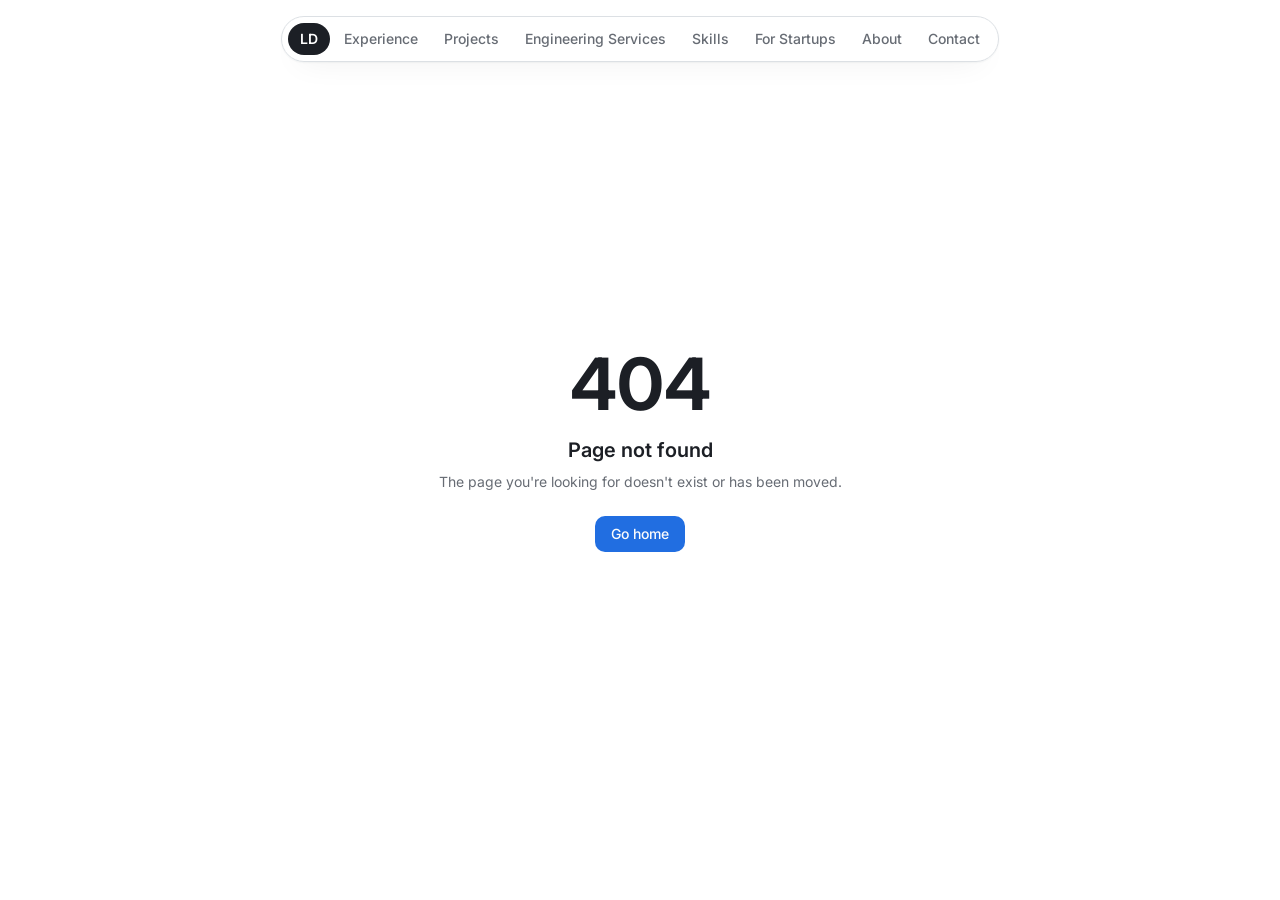
<file: index.html>
<!DOCTYPE html><html lang="en"><head><meta charSet="utf-8"/><meta name="viewport" content="width=device-width, initial-scale=1"/><link rel="stylesheet" href="/assets/styles-B9UN8Tva.css" data-precedence="default"/><link rel="stylesheet" href="https://fonts.googleapis.com/css2?family=Inter:wght@300;400;500;600;700&amp;family=JetBrains+Mono:wght@400;500&amp;display=swap" data-precedence="default"/><title>Leandro Diaz — Senior iOS Engineer | Mobile &amp; Backend Architect | AI-Powered Applications</title><meta name="author" content="Leandro Diaz"/><meta name="description" content="Portfolio of Leandro Diaz, Senior iOS Engineer and Mobile &amp; Backend Architect. Native iOS, FastAPI backends, cloud infrastructure, and AI-powered applications."/><meta property="og:title" content="Leandro Diaz — Senior iOS Engineer | Mobile &amp; Backend Architect"/><meta property="og:description" content="Native iOS, Python/FastAPI backends, Google Cloud, authentication, and AI integrations — from Unbound to InboxIA."/><meta property="og:type" content="website"/><meta name="twitter:card" content="summary_large_image"/><link rel="modulepreload" href="/assets/index-o122xk-w.js"/><link rel="modulepreload" href="/assets/routes-CwQls6ts.js"/><link rel="modulepreload" href="/assets/scan-search-zHZk9oUI.js"/><link rel="preconnect" href="https://fonts.googleapis.com"/><link rel="preconnect" href="https://fonts.gstatic.com" crossorigin="anonymous"/></head><body><header class="fixed inset-x-0 top-4 z-40 flex justify-center px-4"><nav aria-label="Main navigation" class="flex max-w-full items-center gap-0.5 rounded-full border border-border bg-background/85 p-1.5 text-sm shadow-card backdrop-blur-xl"><a aria-label="Home" class="inline-flex items-center justify-center gap-2 whitespace-nowrap text-sm cursor-pointer transition-colors focus-visible:outline-none focus-visible:ring-1 focus-visible:ring-ring disabled:pointer-events-none disabled:opacity-50 disabled:cursor-not-allowed [&amp;_svg]:pointer-events-none [&amp;_svg]:size-4 [&amp;_svg]:shrink-0 py-2 h-8 rounded-full bg-foreground px-3 font-display font-semibold text-background hover:bg-foreground/90 hover:text-background active" href="/#top" data-status="active" aria-current="page">LD</a><a class="items-center justify-center gap-2 whitespace-nowrap text-sm font-medium cursor-pointer transition-colors focus-visible:outline-none focus-visible:ring-1 focus-visible:ring-ring disabled:pointer-events-none disabled:opacity-50 disabled:cursor-not-allowed [&amp;_svg]:pointer-events-none [&amp;_svg]:size-4 [&amp;_svg]:shrink-0 hover:bg-accent hover:text-accent-foreground py-2 hidden h-8 rounded-full px-3 text-muted-foreground md:inline-flex active" href="/#experience" data-status="active" aria-current="page">Experience</a><a class="inline-flex items-center justify-center gap-2 whitespace-nowrap text-sm font-medium cursor-pointer transition-colors focus-visible:outline-none focus-visible:ring-1 focus-visible:ring-ring disabled:pointer-events-none disabled:opacity-50 disabled:cursor-not-allowed [&amp;_svg]:pointer-events-none [&amp;_svg]:size-4 [&amp;_svg]:shrink-0 hover:bg-accent hover:text-accent-foreground py-2 h-8 rounded-full px-2 text-muted-foreground sm:px-3 active" href="/#work" data-status="active" aria-current="page">Projects</a><a class="items-center justify-center gap-2 whitespace-nowrap text-sm font-medium cursor-pointer transition-colors focus-visible:outline-none focus-visible:ring-1 focus-visible:ring-ring disabled:pointer-events-none disabled:opacity-50 disabled:cursor-not-allowed [&amp;_svg]:pointer-events-none [&amp;_svg]:size-4 [&amp;_svg]:shrink-0 hover:bg-accent hover:text-accent-foreground py-2 hidden h-8 rounded-full px-3 text-muted-foreground md:inline-flex active" href="/#consulting" data-status="active" aria-current="page">Engineering Services</a><a class="items-center justify-center gap-2 whitespace-nowrap text-sm font-medium cursor-pointer transition-colors focus-visible:outline-none focus-visible:ring-1 focus-visible:ring-ring disabled:pointer-events-none disabled:opacity-50 disabled:cursor-not-allowed [&amp;_svg]:pointer-events-none [&amp;_svg]:size-4 [&amp;_svg]:shrink-0 hover:bg-accent hover:text-accent-foreground py-2 hidden h-8 rounded-full px-3 text-muted-foreground lg:inline-flex active" href="/#skills" data-status="active" aria-current="page">Skills</a><a class="inline-flex items-center justify-center gap-2 whitespace-nowrap text-sm font-medium cursor-pointer transition-colors focus-visible:outline-none focus-visible:ring-1 focus-visible:ring-ring disabled:pointer-events-none disabled:opacity-50 disabled:cursor-not-allowed [&amp;_svg]:pointer-events-none [&amp;_svg]:size-4 [&amp;_svg]:shrink-0 hover:bg-accent hover:text-accent-foreground py-2 h-8 rounded-full px-2 text-muted-foreground sm:px-3" href="/startups">For Startups</a><a class="items-center justify-center gap-2 whitespace-nowrap text-sm font-medium cursor-pointer transition-colors focus-visible:outline-none focus-visible:ring-1 focus-visible:ring-ring disabled:pointer-events-none disabled:opacity-50 disabled:cursor-not-allowed [&amp;_svg]:pointer-events-none [&amp;_svg]:size-4 [&amp;_svg]:shrink-0 hover:bg-accent hover:text-accent-foreground py-2 hidden h-8 rounded-full px-3 text-muted-foreground md:inline-flex active" href="/#about" data-status="active" aria-current="page">About</a><a class="inline-flex items-center justify-center gap-2 whitespace-nowrap text-sm font-medium cursor-pointer transition-colors focus-visible:outline-none focus-visible:ring-1 focus-visible:ring-ring disabled:pointer-events-none disabled:opacity-50 disabled:cursor-not-allowed [&amp;_svg]:pointer-events-none [&amp;_svg]:size-4 [&amp;_svg]:shrink-0 hover:bg-accent hover:text-accent-foreground py-2 h-8 rounded-full px-2 text-muted-foreground sm:px-3 active" href="/#contact" data-status="active" aria-current="page">Contact</a></nav></header><!--$--><div class="min-h-screen bg-background text-foreground antialiased"><main id="top"><section class="mx-auto max-w-7xl px-4 pb-6 pt-28"><div class="grid gap-4 md:grid-cols-6 md:grid-rows-[auto_auto]"><div class="relative overflow-hidden rounded-[2rem] border border-border bg-card p-8 shadow-card md:col-span-4 md:row-span-2 md:p-12"><div class="absolute -right-28 -top-32 h-80 w-80 rounded-full bg-primary/10 blur-3xl"></div><div class="absolute -bottom-36 left-8 h-72 w-72 rounded-full bg-accent blur-3xl"></div><div class="relative"><span class="inline-flex items-center gap-2 rounded-full border border-border bg-secondary px-3 py-1 font-mono text-xs text-muted-foreground"><span class="h-2 w-2 animate-pulse rounded-full bg-primary"></span> Available for new projects</span><h1 class="mt-10 font-display text-6xl font-bold leading-[0.92] tracking-[-0.04em] sm:text-7xl xl:text-8xl">Leandro<br/>Diaz<span class="text-primary">.</span></h1><p class="mt-8 max-w-2xl font-display text-2xl font-semibold leading-snug tracking-tight sm:text-3xl">Senior iOS Engineer | Mobile &amp; Backend Architect | AI-Powered Applications</p><p class="mt-6 max-w-2xl text-base leading-relaxed text-muted-foreground sm:text-lg">I am a senior software engineer specializing in native iOS development, mobile architecture, application modernization, backend services, cloud infrastructure, and AI-powered software solutions. My experience spans enterprise mobile applications, independent product development, RESTful APIs, authentication systems, cloud deployments, and intelligent automation. I help companies modernize existing applications, solve complex engineering challenges, and build scalable digital products. My long-term career objective is to advance into AI engineering leadership while continuing to deliver sophisticated mobile and full-stack solutions.</p><div class="mt-8 flex flex-wrap gap-3"><a href="#work" class="rounded-full bg-primary px-6 py-3 font-semibold text-primary-foreground shadow-card transition-colors hover:bg-primary/90">See my work →</a><a href="#consulting" class="rounded-full border border-border bg-background px-6 py-3 font-semibold transition-colors hover:bg-secondary">Modernize an app</a><a href="/downloads/Leandro-Diaz-Website-Resume.pdf" download="Leandro-Diaz-Website-Resume.pdf" class="rounded-full border border-border bg-background px-6 py-3 font-semibold transition-colors hover:bg-secondary">Download résumé (PDF) ↓</a><a href="https://www.linkedin.com/in/leandroadiazr/" target="_blank" rel="noopener noreferrer" aria-label="Open my LinkedIn profile" title="LinkedIn" class="inline-flex items-center rounded-full border border-border bg-background p-3.5 transition-colors hover:bg-secondary"><svg xmlns="http://www.w3.org/2000/svg" width="24" height="24" viewBox="0 0 24 24" fill="none" stroke="currentColor" stroke-width="2" stroke-linecap="round" stroke-linejoin="round" class="lucide lucide-linkedin h-5 w-5" aria-hidden="true"><path d="M16 8a6 6 0 0 1 6 6v7h-4v-7a2 2 0 0 0-2-2 2 2 0 0 0-2 2v7h-4v-7a6 6 0 0 1 6-6z"></path><rect width="4" height="12" x="2" y="9"></rect><circle cx="4" cy="4" r="2"></circle></svg></a></div></div></div><div class="flex flex-col justify-between rounded-[2rem] border border-border bg-accent p-7 text-accent-foreground md:col-span-2"><p class="font-mono text-xs uppercase tracking-widest text-primary">Education</p><p class="mt-8 font-display text-3xl font-semibold leading-tight tracking-tight">BrainStation Bootcamp Graduate</p></div><div class="grid grid-cols-2 gap-4 md:col-span-2"><div class="rounded-[2rem] border border-border bg-card p-6 shadow-card"><p class="font-display text-5xl font-bold tracking-tight">11</p><p class="mt-2 text-sm text-muted-foreground">Featured projects</p></div><div class="rounded-[2rem] border border-border bg-card p-6 shadow-card"><p class="font-display text-5xl font-bold tracking-tight">8+</p><p class="mt-2 text-sm text-muted-foreground">Years of iOS</p></div><div class="col-span-2 rounded-[2rem] border border-border bg-secondary p-6"><p class="font-mono text-xs uppercase tracking-widest text-muted-foreground">Based in</p><p class="mt-1 font-display text-2xl font-semibold tracking-tight">Kissimmee, Florida</p></div></div></div></section><div class="overflow-hidden border-y border-border bg-secondary/70 py-4"><div class="marquee flex w-max gap-10 whitespace-nowrap text-lg font-medium text-muted-foreground"><span class="flex items-center gap-10">Swift<span class="text-primary/45">•</span></span><span class="flex items-center gap-10">SwiftUI<span class="text-primary/45">•</span></span><span class="flex items-center gap-10">UIKit<span class="text-primary/45">•</span></span><span class="flex items-center gap-10">Objective-C<span class="text-primary/45">•</span></span><span class="flex items-center gap-10">Combine<span class="text-primary/45">•</span></span><span class="flex items-center gap-10">Core Data<span class="text-primary/45">•</span></span><span class="flex items-center gap-10">SwiftData<span class="text-primary/45">•</span></span><span class="flex items-center gap-10">CoreBluetooth<span class="text-primary/45">•</span></span><span class="flex items-center gap-10">CloudKit<span class="text-primary/45">•</span></span><span class="flex items-center gap-10">WatchConnectivity<span class="text-primary/45">•</span></span><span class="flex items-center gap-10">Python<span class="text-primary/45">•</span></span><span class="flex items-center gap-10">FastAPI<span class="text-primary/45">•</span></span><span class="flex items-center gap-10">C#<span class="text-primary/45">•</span></span><span class="flex items-center gap-10">.NET<span class="text-primary/45">•</span></span><span class="flex items-center gap-10">JavaScript<span class="text-primary/45">•</span></span><span class="flex items-center gap-10">PostgreSQL<span class="text-primary/45">•</span></span><span class="flex items-center gap-10">REST<span class="text-primary/45">•</span></span><span class="flex items-center gap-10">JWT<span class="text-primary/45">•</span></span><span class="flex items-center gap-10">OAuth 2.0<span class="text-primary/45">•</span></span><span class="flex items-center gap-10">Webhooks<span class="text-primary/45">•</span></span><span class="flex items-center gap-10">Google Cloud Run<span class="text-primary/45">•</span></span><span class="flex items-center gap-10">Firebase<span class="text-primary/45">•</span></span><span class="flex items-center gap-10">Cloud Firestore<span class="text-primary/45">•</span></span><span class="flex items-center gap-10">Cloud SQL<span class="text-primary/45">•</span></span><span class="flex items-center gap-10">Pub/Sub<span class="text-primary/45">•</span></span><span class="flex items-center gap-10">GitHub Actions<span class="text-primary/45">•</span></span><span class="flex items-center gap-10">CI/CD<span class="text-primary/45">•</span></span><span class="flex items-center gap-10">OpenTelemetry<span class="text-primary/45">•</span></span><span class="flex items-center gap-10">OpenAI API<span class="text-primary/45">•</span></span><span class="flex items-center gap-10">LLM Integration<span class="text-primary/45">•</span></span><span class="flex items-center gap-10">Prompt Engineering<span class="text-primary/45">•</span></span><span class="flex items-center gap-10">Workflow Automation<span class="text-primary/45">•</span></span><span class="flex items-center gap-10">NLP<span class="text-primary/45">•</span></span><span class="flex items-center gap-10">AI Feature Integration<span class="text-primary/45">•</span></span><span class="flex items-center gap-10">MVVM<span class="text-primary/45">•</span></span><span class="flex items-center gap-10">MVC<span class="text-primary/45">•</span></span><span class="flex items-center gap-10">Modular Architecture<span class="text-primary/45">•</span></span><span class="flex items-center gap-10">SOLID<span class="text-primary/45">•</span></span><span class="flex items-center gap-10">Dependency Injection<span class="text-primary/45">•</span></span><span class="flex items-center gap-10">Design Patterns<span class="text-primary/45">•</span></span><span class="flex items-center gap-10">Git<span class="text-primary/45">•</span></span><span class="flex items-center gap-10">GitHub<span class="text-primary/45">•</span></span><span class="flex items-center gap-10">Xcode<span class="text-primary/45">•</span></span><span class="flex items-center gap-10">VS Code<span class="text-primary/45">•</span></span><span class="flex items-center gap-10">Postman<span class="text-primary/45">•</span></span><span class="flex items-center gap-10">Claude Code<span class="text-primary/45">•</span></span><span class="flex items-center gap-10">OpenAI Codex<span class="text-primary/45">•</span></span><span class="flex items-center gap-10">Swift<span class="text-primary/45">•</span></span><span class="flex items-center gap-10">SwiftUI<span class="text-primary/45">•</span></span><span class="flex items-center gap-10">UIKit<span class="text-primary/45">•</span></span><span class="flex items-center gap-10">Objective-C<span class="text-primary/45">•</span></span><span class="flex items-center gap-10">Combine<span class="text-primary/45">•</span></span><span class="flex items-center gap-10">Core Data<span class="text-primary/45">•</span></span><span class="flex items-center gap-10">SwiftData<span class="text-primary/45">•</span></span><span class="flex items-center gap-10">CoreBluetooth<span class="text-primary/45">•</span></span><span class="flex items-center gap-10">CloudKit<span class="text-primary/45">•</span></span><span class="flex items-center gap-10">WatchConnectivity<span class="text-primary/45">•</span></span><span class="flex items-center gap-10">Python<span class="text-primary/45">•</span></span><span class="flex items-center gap-10">FastAPI<span class="text-primary/45">•</span></span><span class="flex items-center gap-10">C#<span class="text-primary/45">•</span></span><span class="flex items-center gap-10">.NET<span class="text-primary/45">•</span></span><span class="flex items-center gap-10">JavaScript<span class="text-primary/45">•</span></span><span class="flex items-center gap-10">PostgreSQL<span class="text-primary/45">•</span></span><span class="flex items-center gap-10">REST<span class="text-primary/45">•</span></span><span class="flex items-center gap-10">JWT<span class="text-primary/45">•</span></span><span class="flex items-center gap-10">OAuth 2.0<span class="text-primary/45">•</span></span><span class="flex items-center gap-10">Webhooks<span class="text-primary/45">•</span></span><span class="flex items-center gap-10">Google Cloud Run<span class="text-primary/45">•</span></span><span class="flex items-center gap-10">Firebase<span class="text-primary/45">•</span></span><span class="flex items-center gap-10">Cloud Firestore<span class="text-primary/45">•</span></span><span class="flex items-center gap-10">Cloud SQL<span class="text-primary/45">•</span></span><span class="flex items-center gap-10">Pub/Sub<span class="text-primary/45">•</span></span><span class="flex items-center gap-10">GitHub Actions<span class="text-primary/45">•</span></span><span class="flex items-center gap-10">CI/CD<span class="text-primary/45">•</span></span><span class="flex items-center gap-10">OpenTelemetry<span class="text-primary/45">•</span></span><span class="flex items-center gap-10">OpenAI API<span class="text-primary/45">•</span></span><span class="flex items-center gap-10">LLM Integration<span class="text-primary/45">•</span></span><span class="flex items-center gap-10">Prompt Engineering<span class="text-primary/45">•</span></span><span class="flex items-center gap-10">Workflow Automation<span class="text-primary/45">•</span></span><span class="flex items-center gap-10">NLP<span class="text-primary/45">•</span></span><span class="flex items-center gap-10">AI Feature Integration<span class="text-primary/45">•</span></span><span class="flex items-center gap-10">MVVM<span class="text-primary/45">•</span></span><span class="flex items-center gap-10">MVC<span class="text-primary/45">•</span></span><span class="flex items-center gap-10">Modular Architecture<span class="text-primary/45">•</span></span><span class="flex items-center gap-10">SOLID<span class="text-primary/45">•</span></span><span class="flex items-center gap-10">Dependency Injection<span class="text-primary/45">•</span></span><span class="flex items-center gap-10">Design Patterns<span class="text-primary/45">•</span></span><span class="flex items-center gap-10">Git<span class="text-primary/45">•</span></span><span class="flex items-center gap-10">GitHub<span class="text-primary/45">•</span></span><span class="flex items-center gap-10">Xcode<span class="text-primary/45">•</span></span><span class="flex items-center gap-10">VS Code<span class="text-primary/45">•</span></span><span class="flex items-center gap-10">Postman<span class="text-primary/45">•</span></span><span class="flex items-center gap-10">Claude Code<span class="text-primary/45">•</span></span><span class="flex items-center gap-10">OpenAI Codex<span class="text-primary/45">•</span></span></div></div><section id="expertise" class="mx-auto max-w-7xl scroll-mt-24 px-4 py-24"><div class="flex flex-wrap items-end justify-between gap-4"><h2 class="font-display text-5xl font-bold tracking-[-0.035em] sm:text-7xl">Engineering<br/>expertise<span class="text-primary">.</span></h2><p class="max-w-sm text-muted-foreground">Six areas where I design, build, and operate modern software systems — mobile-first, with the backend and cloud to match.</p></div><div class="mt-14 grid gap-4 sm:grid-cols-2 lg:grid-cols-3"><div class="rounded-[2rem] border border-border bg-card p-7 shadow-card transition duration-300 hover:-translate-y-1 hover:shadow-lift"><div class="flex items-baseline justify-between"><h3 class="font-display text-xl font-semibold tracking-tight">Native iOS Engineering</h3><span class="font-mono text-xs text-muted-foreground">0<!-- -->1</span></div><p class="mt-4 text-sm leading-relaxed text-muted-foreground">Designing and developing maintainable, high-performance applications using Swift, SwiftUI, UIKit, and modern Apple frameworks.</p></div><div class="rounded-[2rem] border border-border bg-card p-7 shadow-card transition duration-300 hover:-translate-y-1 hover:shadow-lift"><div class="flex items-baseline justify-between"><h3 class="font-display text-xl font-semibold tracking-tight">Legacy iOS Modernization</h3><span class="font-mono text-xs text-muted-foreground">0<!-- -->2</span></div><p class="mt-4 text-sm leading-relaxed text-muted-foreground">Refactoring existing codebases, migrating UIKit interfaces to SwiftUI, improving application architecture, and addressing performance and maintainability challenges.</p></div><div class="rounded-[2rem] border border-border bg-card p-7 shadow-card transition duration-300 hover:-translate-y-1 hover:shadow-lift"><div class="flex items-baseline justify-between"><h3 class="font-display text-xl font-semibold tracking-tight">Backend API Development</h3><span class="font-mono text-xs text-muted-foreground">0<!-- -->3</span></div><p class="mt-4 text-sm leading-relaxed text-muted-foreground">Building secure, scalable RESTful APIs using Python, FastAPI, PostgreSQL, authentication services, and cloud integrations.</p></div><div class="rounded-[2rem] border border-border bg-card p-7 shadow-card transition duration-300 hover:-translate-y-1 hover:shadow-lift"><div class="flex items-baseline justify-between"><h3 class="font-display text-xl font-semibold tracking-tight">Cloud &amp; Infrastructure</h3><span class="font-mono text-xs text-muted-foreground">0<!-- -->4</span></div><p class="mt-4 text-sm leading-relaxed text-muted-foreground">Deploying and operating application backends using Google Cloud Run, Firebase, Secret Manager, managed databases, and cloud services.</p></div><div class="rounded-[2rem] border border-border bg-card p-7 shadow-card transition duration-300 hover:-translate-y-1 hover:shadow-lift"><div class="flex items-baseline justify-between"><h3 class="font-display text-xl font-semibold tracking-tight">AI-Powered Applications</h3><span class="font-mono text-xs text-muted-foreground">0<!-- -->5</span></div><p class="mt-4 text-sm leading-relaxed text-muted-foreground">Integrating large language models, intelligent workflows, and AI-assisted features into practical software products.</p></div><div class="rounded-[2rem] border border-border bg-card p-7 shadow-card transition duration-300 hover:-translate-y-1 hover:shadow-lift"><div class="flex items-baseline justify-between"><h3 class="font-display text-xl font-semibold tracking-tight">Privacy &amp; Identity Systems</h3><span class="font-mono text-xs text-muted-foreground">0<!-- -->6</span></div><p class="mt-4 text-sm leading-relaxed text-muted-foreground">Implementing authentication, verification, authorization, account security, and privacy-focused application workflows.</p></div></div></section><section id="work" class="mx-auto max-w-7xl scroll-mt-24 px-4 py-24"><div class="flex flex-wrap items-end justify-between gap-4"><h2 class="font-display text-5xl font-bold tracking-[-0.035em] sm:text-7xl">Selected<br/>work<span class="text-primary">.</span></h2><p class="max-w-sm text-muted-foreground">From native iOS apps to full-stack platforms with FastAPI backends, cloud infrastructure, and AI integrations.</p></div><div class="mt-14"><div class="flex gap-2 overflow-x-auto pb-2"><button class="shrink-0 rounded-full border px-5 py-2.5 font-display font-semibold tracking-tight transition border-foreground bg-foreground text-background"><span class="mr-2 font-mono text-xs opacity-60">01</span>Unbound</button><button class="shrink-0 rounded-full border px-5 py-2.5 font-display font-semibold tracking-tight transition border-border bg-background text-muted-foreground hover:border-foreground/25 hover:text-foreground"><span class="mr-2 font-mono text-xs opacity-60">02</span>InboxIA</button><button class="shrink-0 rounded-full border px-5 py-2.5 font-display font-semibold tracking-tight transition border-border bg-background text-muted-foreground hover:border-foreground/25 hover:text-foreground"><span class="mr-2 font-mono text-xs opacity-60">03</span>NearFind</button><button class="shrink-0 rounded-full border px-5 py-2.5 font-display font-semibold tracking-tight transition border-border bg-background text-muted-foreground hover:border-foreground/25 hover:text-foreground"><span class="mr-2 font-mono text-xs opacity-60">04</span>EventCue360</button><button class="shrink-0 rounded-full border px-5 py-2.5 font-display font-semibold tracking-tight transition border-border bg-background text-muted-foreground hover:border-foreground/25 hover:text-foreground"><span class="mr-2 font-mono text-xs opacity-60">05</span>Events2Nite</button><button class="shrink-0 rounded-full border px-5 py-2.5 font-display font-semibold tracking-tight transition border-border bg-background text-muted-foreground hover:border-foreground/25 hover:text-foreground"><span class="mr-2 font-mono text-xs opacity-60">06</span>Vectrip</button><button class="shrink-0 rounded-full border px-5 py-2.5 font-display font-semibold tracking-tight transition border-border bg-background text-muted-foreground hover:border-foreground/25 hover:text-foreground"><span class="mr-2 font-mono text-xs opacity-60">07</span>SocialMedia</button><button class="shrink-0 rounded-full border px-5 py-2.5 font-display font-semibold tracking-tight transition border-border bg-background text-muted-foreground hover:border-foreground/25 hover:text-foreground"><span class="mr-2 font-mono text-xs opacity-60">08</span>InAppOrdering</button><button class="shrink-0 rounded-full border px-5 py-2.5 font-display font-semibold tracking-tight transition border-border bg-background text-muted-foreground hover:border-foreground/25 hover:text-foreground"><span class="mr-2 font-mono text-xs opacity-60">09</span>Image Browser</button><button class="shrink-0 rounded-full border px-5 py-2.5 font-display font-semibold tracking-tight transition border-border bg-background text-muted-foreground hover:border-foreground/25 hover:text-foreground"><span class="mr-2 font-mono text-xs opacity-60">10</span>SoftDevJobs</button><button class="shrink-0 rounded-full border px-5 py-2.5 font-display font-semibold tracking-tight transition border-border bg-background text-muted-foreground hover:border-foreground/25 hover:text-foreground"><span class="mr-2 font-mono text-xs opacity-60">11</span>Percentos</button></div><div class="mt-6 grid gap-6 animate-in fade-in slide-in-from-bottom-4 duration-500 lg:grid-cols-[minmax(0,5fr)_minmax(0,7fr)]"><div class="relative flex min-h-[280px] min-w-0 items-center justify-center overflow-hidden rounded-[2rem] border border-border bg-secondary p-8"><div class="absolute inset-x-10 top-10 h-60 rounded-full bg-primary/10 blur-3xl"></div><video poster="https://aa68ef3f-ccad-41bb-9082-9628a4f1d7c6.lovableproject.com/__l5e/assets-v1/10842881-ff90-42d6-b59b-5d535f9af9bd/unbound-poster.jpg" aria-label="Unbound app demo: messaging, discovery, and profile screens" autoPlay="" muted="" loop="" playsInline="" preload="metadata" class="relative max-h-[600px] w-auto rounded-[1.5rem] bg-secondary object-contain shadow-lift ring-1 ring-border"><source src="https://aa68ef3f-ccad-41bb-9082-9628a4f1d7c6.lovableproject.com/__l5e/assets-v1/cecd4cc0-a1d9-4fd9-be0c-93b44b96a5e5/unbound.mp4" type="video/mp4; codecs=&quot;avc1.42E01E&quot;"/><source src="https://aa68ef3f-ccad-41bb-9082-9628a4f1d7c6.lovableproject.com/__l5e/assets-v1/ebd4c6a8-f59b-4d9f-b296-4edc53e890b2/unbound.webm" type="video/webm; codecs=&quot;vp9&quot;"/></video></div><div class="flex min-w-0 flex-col rounded-[2rem] border border-border bg-card p-7 shadow-card sm:p-10"><p class="font-mono text-xs uppercase tracking-widest text-primary">Independent Product / Full-Stack Mobile Engineering</p><h3 class="mt-3 font-display text-4xl font-bold tracking-[-0.035em] sm:text-5xl">Unbound</h3><p class="mt-2 text-lg text-primary">Privacy-first dating &amp; social discovery — native iOS + Python backend</p><div class="mt-4 flex flex-wrap items-center gap-2"><span class="rounded-full border border-border bg-secondary px-3 py-1 font-mono text-xs text-muted-foreground">Active development — pre-public launch</span><span class="rounded-full bg-accent px-3 py-1 font-mono text-xs text-accent-foreground">Swift</span><span class="rounded-full bg-accent px-3 py-1 font-mono text-xs text-accent-foreground">SwiftUI</span><span class="rounded-full bg-accent px-3 py-1 font-mono text-xs text-accent-foreground">Python</span><span class="rounded-full bg-accent px-3 py-1 font-mono text-xs text-accent-foreground">FastAPI</span><span class="rounded-full bg-accent px-3 py-1 font-mono text-xs text-accent-foreground">PostgreSQL</span><span class="rounded-full bg-accent px-3 py-1 font-mono text-xs text-accent-foreground">Google Cloud Run</span><span class="rounded-full bg-accent px-3 py-1 font-mono text-xs text-accent-foreground">Firebase Auth</span><span class="rounded-full bg-accent px-3 py-1 font-mono text-xs text-accent-foreground">Didit</span><span class="rounded-full bg-accent px-3 py-1 font-mono text-xs text-accent-foreground">JWT</span><span class="rounded-full bg-accent px-3 py-1 font-mono text-xs text-accent-foreground">Webhooks</span></div><p class="mt-5 rounded-2xl border border-border bg-secondary/70 p-4 text-sm leading-relaxed text-muted-foreground"><span class="font-semibold text-foreground">Status note: </span>Unbound is not publicly launched. Some production integrations and operational readiness checks remain in progress.</p><div class="mt-8 inline-flex w-fit max-w-full flex-wrap rounded-full border border-border bg-secondary p-1"><button class="rounded-full px-4 py-1.5 text-sm font-semibold transition bg-background text-foreground shadow-card">Overview</button><button class="rounded-full px-4 py-1.5 text-sm font-semibold transition text-muted-foreground hover:text-foreground">Features</button><button class="rounded-full px-4 py-1.5 text-sm font-semibold transition text-muted-foreground hover:text-foreground">Highlights</button><button class="rounded-full px-4 py-1.5 text-sm font-semibold transition text-muted-foreground hover:text-foreground">Architecture</button></div><div class="mt-6 max-h-[340px] flex-1 overflow-y-auto pr-2 text-muted-foreground"><div class="space-y-4 leading-relaxed"><p>Unbound is a privacy-first mobile dating and social discovery platform built around user-controlled visibility, identity verification, and secure connections.</p><p>The platform combines a native SwiftUI application with a Python/FastAPI backend deployed on Google Cloud infrastructure.</p></div></div></div></div></div><div id="experience" class="mt-24 scroll-mt-24"><div class="flex flex-wrap items-end justify-between gap-4"><h3 class="font-display text-3xl font-bold tracking-[-0.03em] sm:text-5xl">Professional experience</h3><div class="flex flex-wrap items-center gap-4"><p class="max-w-md text-sm text-muted-foreground">8+ years building, modernizing, and scaling enterprise iOS applications across logistics, retail, entertainment, insurance, and financial services.</p><a href="/downloads/Leandro-Diaz-Website-Resume.pdf" download="Leandro-Diaz-Website-Resume.pdf" class="shrink-0 rounded-full border border-border bg-background px-5 py-2.5 text-sm font-semibold transition-colors hover:bg-secondary">Download résumé (PDF)</a></div></div><ol class="mt-10 grid gap-4 sm:grid-cols-2"><li class="rounded-[2rem] border border-border bg-secondary/60 p-7 transition duration-300 hover:-translate-y-1 hover:shadow-lift"><div class="flex flex-wrap items-baseline justify-between gap-2"><div><h4 class="font-display text-2xl font-semibold tracking-tight">TQL (Total Quality Logistics)</h4><p class="mt-1 text-sm font-medium">Senior iOS Developer<!-- --> <span class="text-muted-foreground">· <!-- -->Remote</span></p></div><p class="font-mono text-xs uppercase tracking-widest text-primary">Nov 2023 – Present</p></div><p class="mt-4 text-sm leading-relaxed text-muted-foreground">Lead modernization efforts across enterprise logistics applications, transitioning legacy UIKit codebases to modern SwiftUI implementations while improving performance, maintainability, and developer productivity.</p><details class="group mt-4"><summary class="cursor-pointer text-sm font-medium text-primary">Key achievements</summary><ul class="mt-3 grid gap-2"><li class="flex gap-2 text-sm text-muted-foreground"><span class="text-primary">•</span>Led migration from MVC architecture to MVVM, significantly improving scalability and testability.</li><li class="flex gap-2 text-sm text-muted-foreground"><span class="text-primary">•</span>Implemented modern asynchronous programming using Async/Await, Combine, and PromiseKit.</li><li class="flex gap-2 text-sm text-muted-foreground"><span class="text-primary">•</span>Developed and delivered new Swift-based features supporting logistics operations.</li><li class="flex gap-2 text-sm text-muted-foreground"><span class="text-primary">•</span>Established comprehensive XCTest coverage for critical application workflows.</li><li class="flex gap-2 text-sm text-muted-foreground"><span class="text-primary">•</span>Mentored junior engineers and promoted engineering best practices.</li><li class="flex gap-2 text-sm text-muted-foreground"><span class="text-primary">•</span>Resolved complex Azure DevOps and Bitbucket CI/CD pipeline issues.</li><li class="flex gap-2 text-sm text-muted-foreground"><span class="text-primary">•</span>Collaborated with business and engineering stakeholders on strategic mobile initiatives.</li></ul></details><div class="mt-5 flex flex-wrap gap-2"><span class="rounded-full border border-border bg-background px-3 py-1 font-mono text-xs text-muted-foreground">Swift</span><span class="rounded-full border border-border bg-background px-3 py-1 font-mono text-xs text-muted-foreground">SwiftUI</span><span class="rounded-full border border-border bg-background px-3 py-1 font-mono text-xs text-muted-foreground">UIKit</span><span class="rounded-full border border-border bg-background px-3 py-1 font-mono text-xs text-muted-foreground">Combine</span><span class="rounded-full border border-border bg-background px-3 py-1 font-mono text-xs text-muted-foreground">Async/Await</span><span class="rounded-full border border-border bg-background px-3 py-1 font-mono text-xs text-muted-foreground">XCTest</span><span class="rounded-full border border-border bg-background px-3 py-1 font-mono text-xs text-muted-foreground">Azure DevOps</span><span class="rounded-full border border-border bg-background px-3 py-1 font-mono text-xs text-muted-foreground">Bitbucket</span></div></li><li class="rounded-[2rem] border border-border bg-secondary/60 p-7 transition duration-300 hover:-translate-y-1 hover:shadow-lift"><div class="flex flex-wrap items-baseline justify-between gap-2"><div><h4 class="font-display text-2xl font-semibold tracking-tight">Home Depot</h4><p class="mt-1 text-sm font-medium">Senior iOS Developer (Contract)<!-- --> <span class="text-muted-foreground">· <!-- -->Remote</span></p></div><p class="font-mono text-xs uppercase tracking-widest text-primary">Oct 2024 – Mar 2025</p></div><p class="mt-4 text-sm leading-relaxed text-muted-foreground">Modernized a large-scale internal iPad application through extensive refactoring and architecture improvements.</p><details class="group mt-4"><summary class="cursor-pointer text-sm font-medium text-primary">Key achievements</summary><ul class="mt-3 grid gap-2"><li class="flex gap-2 text-sm text-muted-foreground"><span class="text-primary">•</span>Migrated legacy Objective-C codebases to Swift.</li><li class="flex gap-2 text-sm text-muted-foreground"><span class="text-primary">•</span>Transitioned UIKit screens to SwiftUI.</li><li class="flex gap-2 text-sm text-muted-foreground"><span class="text-primary">•</span>Improved maintainability through modular architecture.</li><li class="flex gap-2 text-sm text-muted-foreground"><span class="text-primary">•</span>Reduced technical debt and increased long-term scalability.</li><li class="flex gap-2 text-sm text-muted-foreground"><span class="text-primary">•</span>Collaborated closely with business stakeholders and engineering teams.</li></ul></details><div class="mt-5 flex flex-wrap gap-2"><span class="rounded-full border border-border bg-background px-3 py-1 font-mono text-xs text-muted-foreground">Swift</span><span class="rounded-full border border-border bg-background px-3 py-1 font-mono text-xs text-muted-foreground">SwiftUI</span><span class="rounded-full border border-border bg-background px-3 py-1 font-mono text-xs text-muted-foreground">UIKit</span><span class="rounded-full border border-border bg-background px-3 py-1 font-mono text-xs text-muted-foreground">Objective-C</span></div></li><li class="rounded-[2rem] border border-border bg-secondary/60 p-7 transition duration-300 hover:-translate-y-1 hover:shadow-lift"><div class="flex flex-wrap items-baseline justify-between gap-2"><div><h4 class="font-display text-2xl font-semibold tracking-tight">American Family Insurance</h4><p class="mt-1 text-sm font-medium">Senior iOS Developer<!-- --> <span class="text-muted-foreground">· <!-- -->Apex Systems · Remote</span></p></div><p class="font-mono text-xs uppercase tracking-widest text-primary">Feb 2023 – Oct 2023</p></div><p class="mt-4 text-sm leading-relaxed text-muted-foreground">Designed and delivered customer-facing insurance features while supporting enterprise mobile modernization initiatives.</p><details class="group mt-4"><summary class="cursor-pointer text-sm font-medium text-primary">Key achievements</summary><ul class="mt-3 grid gap-2"><li class="flex gap-2 text-sm text-muted-foreground"><span class="text-primary">•</span>Built scalable Swift-based features for policyholders.</li><li class="flex gap-2 text-sm text-muted-foreground"><span class="text-primary">•</span>Improved application stability and performance.</li><li class="flex gap-2 text-sm text-muted-foreground"><span class="text-primary">•</span>Collaborated with product, design, QA, and backend teams.</li><li class="flex gap-2 text-sm text-muted-foreground"><span class="text-primary">•</span>Mentored developers on modern iOS development practices.</li></ul></details><div class="mt-5 flex flex-wrap gap-2"><span class="rounded-full border border-border bg-background px-3 py-1 font-mono text-xs text-muted-foreground">Swift</span><span class="rounded-full border border-border bg-background px-3 py-1 font-mono text-xs text-muted-foreground">UIKit</span><span class="rounded-full border border-border bg-background px-3 py-1 font-mono text-xs text-muted-foreground">SwiftUI</span><span class="rounded-full border border-border bg-background px-3 py-1 font-mono text-xs text-muted-foreground">REST APIs</span></div></li><li class="rounded-[2rem] border border-border bg-secondary/60 p-7 transition duration-300 hover:-translate-y-1 hover:shadow-lift"><div class="flex flex-wrap items-baseline justify-between gap-2"><div><h4 class="font-display text-2xl font-semibold tracking-tight">Universal Orlando Resort</h4><p class="mt-1 text-sm font-medium">Senior iOS Developer<!-- --> <span class="text-muted-foreground">· <!-- -->Apex Systems · Remote</span></p></div><p class="font-mono text-xs uppercase tracking-widest text-primary">Feb 2022 – Feb 2023</p></div><p class="mt-4 text-sm leading-relaxed text-muted-foreground">Contributed to the MagicBand Watch initiative, leveraging biometrics and secure authentication to improve guest experiences across the resort ecosystem.</p><details class="group mt-4"><summary class="cursor-pointer text-sm font-medium text-primary">Key achievements</summary><ul class="mt-3 grid gap-2"><li class="flex gap-2 text-sm text-muted-foreground"><span class="text-primary">•</span>Developed biometric-enabled guest access experiences.</li><li class="flex gap-2 text-sm text-muted-foreground"><span class="text-primary">•</span>Integrated Touch ID, NFC, and secure authentication workflows.</li><li class="flex gap-2 text-sm text-muted-foreground"><span class="text-primary">•</span>Implemented encryption strategies for sensitive guest data.</li><li class="flex gap-2 text-sm text-muted-foreground"><span class="text-primary">•</span>Migrated legacy Objective-C code to modern Swift solutions.</li><li class="flex gap-2 text-sm text-muted-foreground"><span class="text-primary">•</span>Collaborated with hardware engineering teams on software integration.</li><li class="flex gap-2 text-sm text-muted-foreground"><span class="text-primary">•</span>Performed extensive performance tuning and optimization.</li><li class="flex gap-2 text-sm text-muted-foreground"><span class="text-primary">•</span>Led technical initiatives and mentored team members.</li></ul></details><div class="mt-5 flex flex-wrap gap-2"><span class="rounded-full border border-border bg-background px-3 py-1 font-mono text-xs text-muted-foreground">Swift</span><span class="rounded-full border border-border bg-background px-3 py-1 font-mono text-xs text-muted-foreground">SwiftUI</span><span class="rounded-full border border-border bg-background px-3 py-1 font-mono text-xs text-muted-foreground">UIKit</span><span class="rounded-full border border-border bg-background px-3 py-1 font-mono text-xs text-muted-foreground">Objective-C</span><span class="rounded-full border border-border bg-background px-3 py-1 font-mono text-xs text-muted-foreground">NFC</span><span class="rounded-full border border-border bg-background px-3 py-1 font-mono text-xs text-muted-foreground">Biometrics</span><span class="rounded-full border border-border bg-background px-3 py-1 font-mono text-xs text-muted-foreground">XCTest</span></div></li><li class="rounded-[2rem] border border-border bg-secondary/60 p-7 transition duration-300 hover:-translate-y-1 hover:shadow-lift"><div class="flex flex-wrap items-baseline justify-between gap-2"><div><h4 class="font-display text-2xl font-semibold tracking-tight">Staples</h4><p class="mt-1 text-sm font-medium">Lead iOS Developer<!-- --> <span class="text-muted-foreground">· <!-- -->Remote</span></p></div><p class="font-mono text-xs uppercase tracking-widest text-primary">Feb 2020 – Feb 2022</p></div><p class="mt-4 text-sm leading-relaxed text-muted-foreground">Led development of two major customer-facing initiatives: Native Shipping and the Staples Loyalty Program.</p><details class="group mt-4"><summary class="cursor-pointer text-sm font-medium text-primary">Key achievements</summary><ul class="mt-3 grid gap-2"><li class="flex gap-2 text-sm text-muted-foreground"><span class="text-primary">•</span>Architected and launched the Staples Loyalty Program.</li><li class="flex gap-2 text-sm text-muted-foreground"><span class="text-primary">•</span>Built Native Shipping functionality integrated with UPS systems.</li><li class="flex gap-2 text-sm text-muted-foreground"><span class="text-primary">•</span>Led migration from Coordinator architecture to MVVM.</li><li class="flex gap-2 text-sm text-muted-foreground"><span class="text-primary">•</span>Improved reliability through modular architecture design.</li><li class="flex gap-2 text-sm text-muted-foreground"><span class="text-primary">•</span>Transformed Figma designs into production-ready SwiftUI experiences.</li><li class="flex gap-2 text-sm text-muted-foreground"><span class="text-primary">•</span>Optimized performance using Xcode Instruments.</li><li class="flex gap-2 text-sm text-muted-foreground"><span class="text-primary">•</span>Implemented and maintained CI/CD deployment pipelines.</li></ul></details><div class="mt-5 flex flex-wrap gap-2"><span class="rounded-full border border-border bg-background px-3 py-1 font-mono text-xs text-muted-foreground">SwiftUI</span><span class="rounded-full border border-border bg-background px-3 py-1 font-mono text-xs text-muted-foreground">UIKit</span><span class="rounded-full border border-border bg-background px-3 py-1 font-mono text-xs text-muted-foreground">Swift</span><span class="rounded-full border border-border bg-background px-3 py-1 font-mono text-xs text-muted-foreground">REST APIs</span><span class="rounded-full border border-border bg-background px-3 py-1 font-mono text-xs text-muted-foreground">Xcode Instruments</span><span class="rounded-full border border-border bg-background px-3 py-1 font-mono text-xs text-muted-foreground">CI/CD</span></div></li><li class="rounded-[2rem] border border-border bg-secondary/60 p-7 transition duration-300 hover:-translate-y-1 hover:shadow-lift"><div class="flex flex-wrap items-baseline justify-between gap-2"><div><h4 class="font-display text-2xl font-semibold tracking-tight">TQL (Total Quality Logistics)</h4><p class="mt-1 text-sm font-medium">iOS Developer<!-- --> <span class="text-muted-foreground">· <!-- -->Remote</span></p></div><p class="font-mono text-xs uppercase tracking-widest text-primary">Jul 2019 – Jan 2020</p></div><p class="mt-4 text-sm leading-relaxed text-muted-foreground">Developed and enhanced logistics-focused mobile applications supporting carrier operations.</p><details class="group mt-4"><summary class="cursor-pointer text-sm font-medium text-primary">Key achievements</summary><ul class="mt-3 grid gap-2"><li class="flex gap-2 text-sm text-muted-foreground"><span class="text-primary">•</span>Built new Swift and Objective-C functionality.</li><li class="flex gap-2 text-sm text-muted-foreground"><span class="text-primary">•</span>Optimized application performance.</li><li class="flex gap-2 text-sm text-muted-foreground"><span class="text-primary">•</span>Collaborated with cross-functional teams.</li><li class="flex gap-2 text-sm text-muted-foreground"><span class="text-primary">•</span>Contributed to architecture and product planning initiatives.</li></ul></details><div class="mt-5 flex flex-wrap gap-2"><span class="rounded-full border border-border bg-background px-3 py-1 font-mono text-xs text-muted-foreground">Swift</span><span class="rounded-full border border-border bg-background px-3 py-1 font-mono text-xs text-muted-foreground">Objective-C</span></div></li><li class="rounded-[2rem] border border-border bg-secondary/60 p-7 transition duration-300 hover:-translate-y-1 hover:shadow-lift sm:col-span-2"><div class="flex flex-wrap items-baseline justify-between gap-2"><div><h4 class="font-display text-2xl font-semibold tracking-tight">Cognizant / TriZetto</h4><p class="mt-1 text-sm font-medium">iOS Developer<!-- --> <span class="text-muted-foreground">· <!-- -->Additional experience</span></p></div><p class="font-mono text-xs uppercase tracking-widest text-primary">2018 – 2019</p></div><p class="mt-4 text-sm leading-relaxed text-muted-foreground">Enterprise mobile development engagements, including Capital One initiatives.</p><div class="mt-5 flex flex-wrap gap-2"><span class="rounded-full border border-border bg-background px-3 py-1 font-mono text-xs text-muted-foreground">iOS</span><span class="rounded-full border border-border bg-background px-3 py-1 font-mono text-xs text-muted-foreground">Enterprise</span></div></li></ol><div class="mt-8 grid gap-4 sm:grid-cols-3"><div class="rounded-[1.5rem] border border-border bg-card p-6 shadow-card"><p class="font-mono text-xs text-primary">2021</p><p class="mt-2 font-semibold">.NET Full Stack Engineer Program</p><p class="text-sm text-muted-foreground">BrainStation</p></div><div class="rounded-[1.5rem] border border-border bg-card p-6 shadow-card"><p class="font-mono text-xs text-primary">2017</p><p class="mt-2 font-semibold">iOS Development Bootcamp</p><p class="text-sm text-muted-foreground">BrainStation · New York, NY</p></div><div class="rounded-[1.5rem] border border-border bg-card p-6 shadow-card"><p class="font-mono text-xs text-primary">2019</p><p class="mt-2 font-semibold">Linux+ &amp; Network+ Certification Training</p><p class="text-sm text-muted-foreground">Cybrary</p></div></div></div><div class="mt-24"><h3 class="font-display text-3xl font-bold tracking-[-0.03em] sm:text-4xl">Earlier work &amp; experiments</h3><p class="mt-2 max-w-2xl text-sm text-muted-foreground">Projects from earlier in my engineering journey — included to show progression. Full case studies are added only where verified information is available.</p><div class="mt-8 divide-y divide-border rounded-[2rem] border border-border bg-card px-7 shadow-card"><div class="flex flex-col gap-1 py-5 sm:flex-row sm:items-baseline sm:gap-6"><p class="font-display text-lg font-semibold tracking-tight sm:w-72 sm:shrink-0">Brokerage Management Platform</p><p class="text-sm leading-relaxed text-muted-foreground">Exploration into brokerage and investment management workflows. Documented as earlier work; no verified case-study details are published.</p></div><div class="flex flex-col gap-1 py-5 sm:flex-row sm:items-baseline sm:gap-6"><p class="font-display text-lg font-semibold tracking-tight sm:w-72 sm:shrink-0">AI Calendar &amp; Scheduling Assistant</p><p class="text-sm leading-relaxed text-muted-foreground">An early exploration of AI-assisted scheduling that informed later work on InboxIA. Documented as earlier work; no verified case-study details are published.</p></div></div></div></section><section id="architecture" class="scroll-mt-24 border-y border-border bg-secondary/60 py-24"><div class="mx-auto max-w-7xl px-4"><div class="flex flex-wrap items-end justify-between gap-4"><h2 class="font-display text-5xl font-bold tracking-[-0.035em] sm:text-7xl">Technical<br/>architecture<span class="text-primary">.</span></h2><p class="max-w-sm text-muted-foreground">The systems behind selected projects — from the native interface all the way to cloud data.</p></div><div class="mt-14 grid gap-4 lg:grid-cols-2"><div class="rounded-[2rem] border border-border bg-card p-7 shadow-card sm:p-10"><div class="flex items-baseline justify-between"><h3 class="font-display text-2xl font-semibold tracking-tight">Unbound</h3><span class="font-mono text-xs text-muted-foreground">System flow</span></div><p class="mt-2 text-sm text-muted-foreground">Privacy-first platform: native client, FastAPI backend, verification services, and managed cloud data.</p><div class="mt-8 flex flex-col items-stretch gap-2 sm:flex-row sm:items-center sm:flex-wrap"><div class="flex items-center gap-2"><span class="rounded-2xl border px-4 py-2.5 text-center text-sm font-semibold border-primary/30 bg-accent text-accent-foreground">SwiftUI iOS App</span><span class="self-center text-primary/60 sm:px-1">→</span></div><div class="flex items-center gap-2"><span class="rounded-2xl border px-4 py-2.5 text-center text-sm font-semibold border-border bg-secondary/70 text-foreground">FastAPI Backend</span><span class="self-center text-primary/60 sm:px-1">→</span></div><div class="flex items-center gap-2"><span class="rounded-2xl border px-4 py-2.5 text-center text-sm font-semibold border-border bg-secondary/70 text-foreground">Auth &amp; Verification Services</span><span class="self-center text-primary/60 sm:px-1">→</span></div><div class="flex items-center gap-2"><span class="rounded-2xl border px-4 py-2.5 text-center text-sm font-semibold border-border bg-secondary/70 text-foreground">PostgreSQL</span><span class="self-center text-primary/60 sm:px-1">→</span></div><div class="flex items-center gap-2"><span class="rounded-2xl border px-4 py-2.5 text-center text-sm font-semibold border-border bg-secondary/70 text-foreground">Google Cloud</span></div></div></div><div class="rounded-[2rem] border border-border bg-card p-7 shadow-card sm:p-10"><div class="flex items-baseline justify-between"><h3 class="font-display text-2xl font-semibold tracking-tight">InboxIA</h3><span class="font-mono text-xs text-muted-foreground">System flow</span></div><p class="mt-2 text-sm text-muted-foreground">AI-powered email and scheduling: Google integrations feed intelligent backend processing.</p><div class="mt-8 flex flex-col items-stretch gap-2 sm:flex-row sm:items-center sm:flex-wrap"><div class="flex items-center gap-2"><span class="rounded-2xl border px-4 py-2.5 text-center text-sm font-semibold border-primary/30 bg-accent text-accent-foreground">SwiftUI</span><span class="self-center text-primary/60 sm:px-1">→</span></div><div class="flex items-center gap-2"><span class="rounded-2xl border px-4 py-2.5 text-center text-sm font-semibold border-border bg-secondary/70 text-foreground">FastAPI</span><span class="self-center text-primary/60 sm:px-1">→</span></div><div class="flex items-center gap-2"><span class="rounded-2xl border px-4 py-2.5 text-center text-sm font-semibold border-border bg-secondary/70 text-foreground">Gmail / Calendar APIs</span><span class="self-center text-primary/60 sm:px-1">→</span></div><div class="flex items-center gap-2"><span class="rounded-2xl border px-4 py-2.5 text-center text-sm font-semibold border-border bg-secondary/70 text-foreground">AI Processing</span><span class="self-center text-primary/60 sm:px-1">→</span></div><div class="flex items-center gap-2"><span class="rounded-2xl border px-4 py-2.5 text-center text-sm font-semibold border-border bg-secondary/70 text-foreground">Cloud Infrastructure</span></div></div></div><div class="rounded-[2rem] border border-border bg-card p-7 shadow-card sm:p-10"><div class="flex items-baseline justify-between"><h3 class="font-display text-2xl font-semibold tracking-tight">Events2Nite</h3><span class="font-mono text-xs text-muted-foreground">System flow</span></div><p class="mt-2 text-sm text-muted-foreground">Group event discovery: interactive map and live places data feed venue matching and planning.</p><div class="mt-8 flex flex-col items-stretch gap-2 sm:flex-row sm:items-center sm:flex-wrap"><div class="flex items-center gap-2"><span class="rounded-2xl border px-4 py-2.5 text-center text-sm font-semibold border-primary/30 bg-accent text-accent-foreground">Native iOS App</span><span class="self-center text-primary/60 sm:px-1">→</span></div><div class="flex items-center gap-2"><span class="rounded-2xl border px-4 py-2.5 text-center text-sm font-semibold border-border bg-secondary/70 text-foreground">Apple Maps &amp; Look Around</span><span class="self-center text-primary/60 sm:px-1">→</span></div><div class="flex items-center gap-2"><span class="rounded-2xl border px-4 py-2.5 text-center text-sm font-semibold border-border bg-secondary/70 text-foreground">Live Venue &amp; Event Data</span><span class="self-center text-primary/60 sm:px-1">→</span></div><div class="flex items-center gap-2"><span class="rounded-2xl border px-4 py-2.5 text-center text-sm font-semibold border-border bg-secondary/70 text-foreground">Venue Matching</span><span class="self-center text-primary/60 sm:px-1">→</span></div><div class="flex items-center gap-2"><span class="rounded-2xl border px-4 py-2.5 text-center text-sm font-semibold border-border bg-secondary/70 text-foreground">Planner &amp; Saved</span></div></div></div></div></div></section><section id="skills" class="mx-auto max-w-7xl scroll-mt-24 px-4 py-24"><div class="flex flex-wrap items-end justify-between gap-4"><h2 class="font-display text-5xl font-bold tracking-[-0.035em] sm:text-7xl">Technical<br/>skills<span class="text-primary">.</span></h2><p class="max-w-sm text-muted-foreground">Demonstrated engineering capabilities, not percentage meters. Expand the full stack below for the complete picture.</p></div><div class="mt-14 grid gap-4 md:grid-cols-2 xl:grid-cols-3"><div class="rounded-[2rem] border border-border p-7 shadow-card transition duration-300 hover:-translate-y-1 hover:shadow-lift bg-accent md:col-span-2"><div class="flex items-baseline justify-between"><h3 class="font-display text-2xl font-semibold tracking-tight">Native iOS &amp; Apple Ecosystem</h3><span class="font-mono text-xs text-muted-foreground">0<!-- -->1</span></div><p class="mt-3 text-sm leading-relaxed text-muted-foreground">My primary specialty — designing and shipping native applications across the Apple ecosystem.</p><div class="mt-5 flex flex-wrap gap-2"><span class="rounded-full border border-border bg-background px-3 py-1 font-mono text-xs text-muted-foreground">Swift</span><span class="rounded-full border border-border bg-background px-3 py-1 font-mono text-xs text-muted-foreground">SwiftUI</span><span class="rounded-full border border-border bg-background px-3 py-1 font-mono text-xs text-muted-foreground">UIKit</span><span class="rounded-full border border-border bg-background px-3 py-1 font-mono text-xs text-muted-foreground">Objective-C</span><span class="rounded-full border border-border bg-background px-3 py-1 font-mono text-xs text-muted-foreground">Foundation</span><span class="rounded-full border border-border bg-background px-3 py-1 font-mono text-xs text-muted-foreground">Combine</span><span class="rounded-full border border-border bg-background px-3 py-1 font-mono text-xs text-muted-foreground">Swift Concurrency</span><span class="rounded-full border border-border bg-background px-3 py-1 font-mono text-xs text-muted-foreground">Core Data</span><span class="rounded-full border border-border bg-background px-3 py-1 font-mono text-xs text-muted-foreground">SwiftData</span><span class="rounded-full border border-border bg-background px-3 py-1 font-mono text-xs text-muted-foreground">CoreBluetooth</span><span class="rounded-full border border-border bg-background px-3 py-1 font-mono text-xs text-muted-foreground">Core Location</span><span class="rounded-full border border-border bg-background px-3 py-1 font-mono text-xs text-muted-foreground">CloudKit</span><span class="rounded-full border border-border bg-background px-3 py-1 font-mono text-xs text-muted-foreground">WatchConnectivity</span><span class="rounded-full border border-border bg-background px-3 py-1 font-mono text-xs text-muted-foreground">AuthenticationServices</span><span class="rounded-full border border-border bg-background px-3 py-1 font-mono text-xs text-muted-foreground">Sign in with Apple</span><span class="rounded-full border border-border bg-background px-3 py-1 font-mono text-xs text-muted-foreground">Push Notifications</span><span class="rounded-full border border-border bg-background px-3 py-1 font-mono text-xs text-muted-foreground">Universal Links</span><span class="rounded-full border border-border bg-background px-3 py-1 font-mono text-xs text-muted-foreground">Deep Linking</span><span class="rounded-full border border-border bg-background px-3 py-1 font-mono text-xs text-muted-foreground">Keychain</span><span class="rounded-full border border-border bg-background px-3 py-1 font-mono text-xs text-muted-foreground">Xcode</span><span class="rounded-full border border-border bg-background px-3 py-1 font-mono text-xs text-muted-foreground">XCTest</span></div><ul class="mt-6 space-y-2 border-t border-border pt-5"><li class="flex items-start gap-2.5 text-sm text-foreground"><span class="mt-1.5 h-1.5 w-1.5 shrink-0 rounded-full bg-primary"></span>Native iOS application development</li><li class="flex items-start gap-2.5 text-sm text-foreground"><span class="mt-1.5 h-1.5 w-1.5 shrink-0 rounded-full bg-primary"></span>iPhone and iPad applications</li><li class="flex items-start gap-2.5 text-sm text-foreground"><span class="mt-1.5 h-1.5 w-1.5 shrink-0 rounded-full bg-primary"></span>UIKit-to-SwiftUI modernization</li><li class="flex items-start gap-2.5 text-sm text-foreground"><span class="mt-1.5 h-1.5 w-1.5 shrink-0 rounded-full bg-primary"></span>Legacy codebase refactoring</li><li class="flex items-start gap-2.5 text-sm text-foreground"><span class="mt-1.5 h-1.5 w-1.5 shrink-0 rounded-full bg-primary"></span>Application architecture</li><li class="flex items-start gap-2.5 text-sm text-foreground"><span class="mt-1.5 h-1.5 w-1.5 shrink-0 rounded-full bg-primary"></span>API integration</li><li class="flex items-start gap-2.5 text-sm text-foreground"><span class="mt-1.5 h-1.5 w-1.5 shrink-0 rounded-full bg-primary"></span>App Store deployment</li><li class="flex items-start gap-2.5 text-sm text-foreground"><span class="mt-1.5 h-1.5 w-1.5 shrink-0 rounded-full bg-primary"></span>iOS performance optimization</li><li class="flex items-start gap-2.5 text-sm text-foreground"><span class="mt-1.5 h-1.5 w-1.5 shrink-0 rounded-full bg-primary"></span>Bluetooth Low Energy integration</li><li class="flex items-start gap-2.5 text-sm text-foreground"><span class="mt-1.5 h-1.5 w-1.5 shrink-0 rounded-full bg-primary"></span>Apple Watch companion applications</li></ul></div><div class="rounded-[2rem] border border-border p-7 shadow-card transition duration-300 hover:-translate-y-1 hover:shadow-lift bg-card"><div class="flex items-baseline justify-between"><h3 class="font-display text-2xl font-semibold tracking-tight">Software Architecture &amp; Engineering</h3><span class="font-mono text-xs text-muted-foreground">0<!-- -->2</span></div><p class="mt-3 text-sm leading-relaxed text-muted-foreground">Architecture patterns and engineering discipline that keep codebases maintainable as they grow.</p><div class="mt-5 flex flex-wrap gap-2"><span class="rounded-full border border-border bg-background px-3 py-1 font-mono text-xs text-muted-foreground">MVVM</span><span class="rounded-full border border-border bg-background px-3 py-1 font-mono text-xs text-muted-foreground">MVC</span><span class="rounded-full border border-border bg-background px-3 py-1 font-mono text-xs text-muted-foreground">Modular Architecture</span><span class="rounded-full border border-border bg-background px-3 py-1 font-mono text-xs text-muted-foreground">Dependency Injection</span><span class="rounded-full border border-border bg-background px-3 py-1 font-mono text-xs text-muted-foreground">Protocol-Oriented Programming</span><span class="rounded-full border border-border bg-background px-3 py-1 font-mono text-xs text-muted-foreground">SOLID</span><span class="rounded-full border border-border bg-background px-3 py-1 font-mono text-xs text-muted-foreground">Design Patterns</span><span class="rounded-full border border-border bg-background px-3 py-1 font-mono text-xs text-muted-foreground">RESTful API Design</span><span class="rounded-full border border-border bg-background px-3 py-1 font-mono text-xs text-muted-foreground">Client-Server Architecture</span><span class="rounded-full border border-border bg-background px-3 py-1 font-mono text-xs text-muted-foreground">Asynchronous Programming</span><span class="rounded-full border border-border bg-background px-3 py-1 font-mono text-xs text-muted-foreground">Unit &amp; Integration Testing</span><span class="rounded-full border border-border bg-background px-3 py-1 font-mono text-xs text-muted-foreground">Code Reviews</span></div><ul class="mt-6 space-y-2 border-t border-border pt-5"><li class="flex items-start gap-2.5 text-sm text-foreground"><span class="mt-1.5 h-1.5 w-1.5 shrink-0 rounded-full bg-primary"></span>Modular application architecture</li><li class="flex items-start gap-2.5 text-sm text-foreground"><span class="mt-1.5 h-1.5 w-1.5 shrink-0 rounded-full bg-primary"></span>Dependency injection</li><li class="flex items-start gap-2.5 text-sm text-foreground"><span class="mt-1.5 h-1.5 w-1.5 shrink-0 rounded-full bg-primary"></span>Protocol-oriented programming</li><li class="flex items-start gap-2.5 text-sm text-foreground"><span class="mt-1.5 h-1.5 w-1.5 shrink-0 rounded-full bg-primary"></span>SOLID principles and design patterns</li><li class="flex items-start gap-2.5 text-sm text-foreground"><span class="mt-1.5 h-1.5 w-1.5 shrink-0 rounded-full bg-primary"></span>RESTful API design</li><li class="flex items-start gap-2.5 text-sm text-foreground"><span class="mt-1.5 h-1.5 w-1.5 shrink-0 rounded-full bg-primary"></span>Client-server architecture</li><li class="flex items-start gap-2.5 text-sm text-foreground"><span class="mt-1.5 h-1.5 w-1.5 shrink-0 rounded-full bg-primary"></span>Asynchronous programming and error handling</li><li class="flex items-start gap-2.5 text-sm text-foreground"><span class="mt-1.5 h-1.5 w-1.5 shrink-0 rounded-full bg-primary"></span>Secure authentication design</li><li class="flex items-start gap-2.5 text-sm text-foreground"><span class="mt-1.5 h-1.5 w-1.5 shrink-0 rounded-full bg-primary"></span>Codebase modernization and technical debt reduction</li><li class="flex items-start gap-2.5 text-sm text-foreground"><span class="mt-1.5 h-1.5 w-1.5 shrink-0 rounded-full bg-primary"></span>Unit and integration testing</li><li class="flex items-start gap-2.5 text-sm text-foreground"><span class="mt-1.5 h-1.5 w-1.5 shrink-0 rounded-full bg-primary"></span>Code reviews and Git-based workflows</li></ul></div><div class="rounded-[2rem] border border-border p-7 shadow-card transition duration-300 hover:-translate-y-1 hover:shadow-lift bg-card"><div class="flex items-baseline justify-between"><h3 class="font-display text-2xl font-semibold tracking-tight">Backend Engineering</h3><span class="font-mono text-xs text-muted-foreground">0<!-- -->3</span></div><p class="mt-3 text-sm leading-relaxed text-muted-foreground">Designing and building secure, scalable RESTful APIs and the services that power modern apps.</p><div class="mt-5 flex flex-wrap gap-2"><span class="rounded-full border border-border bg-background px-3 py-1 font-mono text-xs text-muted-foreground">Python</span><span class="rounded-full border border-border bg-background px-3 py-1 font-mono text-xs text-muted-foreground">FastAPI</span><span class="rounded-full border border-border bg-background px-3 py-1 font-mono text-xs text-muted-foreground">Uvicorn</span><span class="rounded-full border border-border bg-background px-3 py-1 font-mono text-xs text-muted-foreground">PostgreSQL</span><span class="rounded-full border border-border bg-background px-3 py-1 font-mono text-xs text-muted-foreground">SQL</span><span class="rounded-full border border-border bg-background px-3 py-1 font-mono text-xs text-muted-foreground">Firebase</span><span class="rounded-full border border-border bg-background px-3 py-1 font-mono text-xs text-muted-foreground">Cloud Firestore</span><span class="rounded-full border border-border bg-background px-3 py-1 font-mono text-xs text-muted-foreground">REST APIs</span><span class="rounded-full border border-border bg-background px-3 py-1 font-mono text-xs text-muted-foreground">JSON</span><span class="rounded-full border border-border bg-background px-3 py-1 font-mono text-xs text-muted-foreground">JWT Authentication</span><span class="rounded-full border border-border bg-background px-3 py-1 font-mono text-xs text-muted-foreground">OAuth 2.0</span><span class="rounded-full border border-border bg-background px-3 py-1 font-mono text-xs text-muted-foreground">Webhooks</span></div><ul class="mt-6 space-y-2 border-t border-border pt-5"><li class="flex items-start gap-2.5 text-sm text-foreground"><span class="mt-1.5 h-1.5 w-1.5 shrink-0 rounded-full bg-primary"></span>API architecture and development</li><li class="flex items-start gap-2.5 text-sm text-foreground"><span class="mt-1.5 h-1.5 w-1.5 shrink-0 rounded-full bg-primary"></span>Authentication and authorization</li><li class="flex items-start gap-2.5 text-sm text-foreground"><span class="mt-1.5 h-1.5 w-1.5 shrink-0 rounded-full bg-primary"></span>Refresh tokens and session management</li><li class="flex items-start gap-2.5 text-sm text-foreground"><span class="mt-1.5 h-1.5 w-1.5 shrink-0 rounded-full bg-primary"></span>Device session security</li><li class="flex items-start gap-2.5 text-sm text-foreground"><span class="mt-1.5 h-1.5 w-1.5 shrink-0 rounded-full bg-primary"></span>Identity verification integrations</li><li class="flex items-start gap-2.5 text-sm text-foreground"><span class="mt-1.5 h-1.5 w-1.5 shrink-0 rounded-full bg-primary"></span>Database modeling and data persistence</li><li class="flex items-start gap-2.5 text-sm text-foreground"><span class="mt-1.5 h-1.5 w-1.5 shrink-0 rounded-full bg-primary"></span>API request validation and error handling</li><li class="flex items-start gap-2.5 text-sm text-foreground"><span class="mt-1.5 h-1.5 w-1.5 shrink-0 rounded-full bg-primary"></span>Rate limiting</li><li class="flex items-start gap-2.5 text-sm text-foreground"><span class="mt-1.5 h-1.5 w-1.5 shrink-0 rounded-full bg-primary"></span>Backend testing</li><li class="flex items-start gap-2.5 text-sm text-foreground"><span class="mt-1.5 h-1.5 w-1.5 shrink-0 rounded-full bg-primary"></span>Third-party service integrations</li><li class="flex items-start gap-2.5 text-sm text-foreground"><span class="mt-1.5 h-1.5 w-1.5 shrink-0 rounded-full bg-primary"></span>User lifecycle management</li><li class="flex items-start gap-2.5 text-sm text-foreground"><span class="mt-1.5 h-1.5 w-1.5 shrink-0 rounded-full bg-primary"></span>Messaging APIs and moderation workflows</li></ul></div><div class="rounded-[2rem] border border-border p-7 shadow-card transition duration-300 hover:-translate-y-1 hover:shadow-lift bg-card"><div class="flex items-baseline justify-between"><h3 class="font-display text-2xl font-semibold tracking-tight">Cloud Infrastructure &amp; DevOps</h3><span class="font-mono text-xs text-muted-foreground">0<!-- -->4</span></div><p class="mt-3 text-sm leading-relaxed text-muted-foreground">Deploying and operating application backends on managed cloud infrastructure.</p><div class="mt-5 flex flex-wrap gap-2"><span class="rounded-full border border-border bg-background px-3 py-1 font-mono text-xs text-muted-foreground">Google Cloud Platform</span><span class="rounded-full border border-border bg-background px-3 py-1 font-mono text-xs text-muted-foreground">Cloud Run</span><span class="rounded-full border border-border bg-background px-3 py-1 font-mono text-xs text-muted-foreground">Secret Manager</span><span class="rounded-full border border-border bg-background px-3 py-1 font-mono text-xs text-muted-foreground">Firebase Authentication</span><span class="rounded-full border border-border bg-background px-3 py-1 font-mono text-xs text-muted-foreground">Cloud Firestore</span><span class="rounded-full border border-border bg-background px-3 py-1 font-mono text-xs text-muted-foreground">Firebase Cloud Messaging</span><span class="rounded-full border border-border bg-background px-3 py-1 font-mono text-xs text-muted-foreground">Cloud Pub/Sub</span><span class="rounded-full border border-border bg-background px-3 py-1 font-mono text-xs text-muted-foreground">Cloud SQL</span><span class="rounded-full border border-border bg-background px-3 py-1 font-mono text-xs text-muted-foreground">Neon PostgreSQL</span><span class="rounded-full border border-border bg-background px-3 py-1 font-mono text-xs text-muted-foreground">Git</span><span class="rounded-full border border-border bg-background px-3 py-1 font-mono text-xs text-muted-foreground">GitHub</span><span class="rounded-full border border-border bg-background px-3 py-1 font-mono text-xs text-muted-foreground">GitHub Actions</span><span class="rounded-full border border-border bg-background px-3 py-1 font-mono text-xs text-muted-foreground">CI/CD</span><span class="rounded-full border border-border bg-background px-3 py-1 font-mono text-xs text-muted-foreground">OpenTelemetry</span></div><ul class="mt-6 space-y-2 border-t border-border pt-5"><li class="flex items-start gap-2.5 text-sm text-foreground"><span class="mt-1.5 h-1.5 w-1.5 shrink-0 rounded-full bg-primary"></span>Cloud deployment and environment configuration</li><li class="flex items-start gap-2.5 text-sm text-foreground"><span class="mt-1.5 h-1.5 w-1.5 shrink-0 rounded-full bg-primary"></span>Secret management and service accounts</li><li class="flex items-start gap-2.5 text-sm text-foreground"><span class="mt-1.5 h-1.5 w-1.5 shrink-0 rounded-full bg-primary"></span>CI/CD workflows</li><li class="flex items-start gap-2.5 text-sm text-foreground"><span class="mt-1.5 h-1.5 w-1.5 shrink-0 rounded-full bg-primary"></span>Managed database hosting</li><li class="flex items-start gap-2.5 text-sm text-foreground"><span class="mt-1.5 h-1.5 w-1.5 shrink-0 rounded-full bg-primary"></span>Application monitoring and observability</li></ul></div><div class="rounded-[2rem] border border-border p-7 shadow-card transition duration-300 hover:-translate-y-1 hover:shadow-lift bg-card"><div class="flex items-baseline justify-between"><h3 class="font-display text-2xl font-semibold tracking-tight">Artificial Intelligence &amp; Automation</h3><span class="font-mono text-xs text-muted-foreground">0<!-- -->5</span></div><p class="mt-3 text-sm leading-relaxed text-muted-foreground">I am actively expanding my expertise in AI systems engineering and intelligent software architecture — integrating language models and automation into practical products.</p><div class="mt-5 flex flex-wrap gap-2"><span class="rounded-full border border-border bg-background px-3 py-1 font-mono text-xs text-muted-foreground">OpenAI API</span><span class="rounded-full border border-border bg-background px-3 py-1 font-mono text-xs text-muted-foreground">LLM Integration</span><span class="rounded-full border border-border bg-background px-3 py-1 font-mono text-xs text-muted-foreground">Prompt Engineering</span><span class="rounded-full border border-border bg-background px-3 py-1 font-mono text-xs text-muted-foreground">NLP</span><span class="rounded-full border border-border bg-background px-3 py-1 font-mono text-xs text-muted-foreground">AI Summarization</span><span class="rounded-full border border-border bg-background px-3 py-1 font-mono text-xs text-muted-foreground">AI Content Generation</span><span class="rounded-full border border-border bg-background px-3 py-1 font-mono text-xs text-muted-foreground">Workflow Automation</span><span class="rounded-full border border-border bg-background px-3 py-1 font-mono text-xs text-muted-foreground">AI Feature Integration</span><span class="rounded-full border border-border bg-background px-3 py-1 font-mono text-xs text-muted-foreground">Python AI Services</span></div><ul class="mt-6 space-y-2 border-t border-border pt-5"><li class="flex items-start gap-2.5 text-sm text-foreground"><span class="mt-1.5 h-1.5 w-1.5 shrink-0 rounded-full bg-primary"></span>OpenAI API and large language model integration</li><li class="flex items-start gap-2.5 text-sm text-foreground"><span class="mt-1.5 h-1.5 w-1.5 shrink-0 rounded-full bg-primary"></span>AI-powered application development</li><li class="flex items-start gap-2.5 text-sm text-foreground"><span class="mt-1.5 h-1.5 w-1.5 shrink-0 rounded-full bg-primary"></span>Natural language processing</li><li class="flex items-start gap-2.5 text-sm text-foreground"><span class="mt-1.5 h-1.5 w-1.5 shrink-0 rounded-full bg-primary"></span>AI-assisted summarization</li><li class="flex items-start gap-2.5 text-sm text-foreground"><span class="mt-1.5 h-1.5 w-1.5 shrink-0 rounded-full bg-primary"></span>Intelligent email workflows</li><li class="flex items-start gap-2.5 text-sm text-foreground"><span class="mt-1.5 h-1.5 w-1.5 shrink-0 rounded-full bg-primary"></span>AI-driven productivity tools</li><li class="flex items-start gap-2.5 text-sm text-foreground"><span class="mt-1.5 h-1.5 w-1.5 shrink-0 rounded-full bg-primary"></span>Workflow automation and automated research</li><li class="flex items-start gap-2.5 text-sm text-foreground"><span class="mt-1.5 h-1.5 w-1.5 shrink-0 rounded-full bg-primary"></span>AI feature integration into mobile applications</li><li class="flex items-start gap-2.5 text-sm text-foreground"><span class="mt-1.5 h-1.5 w-1.5 shrink-0 rounded-full bg-primary"></span>Prompt engineering and AI workflow orchestration</li></ul></div><div class="rounded-[2rem] border border-border p-7 shadow-card transition duration-300 hover:-translate-y-1 hover:shadow-lift bg-card"><div class="flex items-baseline justify-between"><h3 class="font-display text-2xl font-semibold tracking-tight">Authentication, Security &amp; Privacy</h3><span class="font-mono text-xs text-muted-foreground">0<!-- -->6</span></div><p class="mt-3 text-sm leading-relaxed text-muted-foreground">Identity, verification, and account security workflows built for privacy-first products.</p><div class="mt-5 flex flex-wrap gap-2"><span class="rounded-full border border-border bg-background px-3 py-1 font-mono text-xs text-muted-foreground">Sign in with Apple</span><span class="rounded-full border border-border bg-background px-3 py-1 font-mono text-xs text-muted-foreground">Google Sign-In</span><span class="rounded-full border border-border bg-background px-3 py-1 font-mono text-xs text-muted-foreground">Firebase Phone Auth</span><span class="rounded-full border border-border bg-background px-3 py-1 font-mono text-xs text-muted-foreground">OAuth 2.0</span><span class="rounded-full border border-border bg-background px-3 py-1 font-mono text-xs text-muted-foreground">JWT</span><span class="rounded-full border border-border bg-background px-3 py-1 font-mono text-xs text-muted-foreground">Refresh Tokens</span><span class="rounded-full border border-border bg-background px-3 py-1 font-mono text-xs text-muted-foreground">Didit KYC</span><span class="rounded-full border border-border bg-background px-3 py-1 font-mono text-xs text-muted-foreground">Liveness Verification</span><span class="rounded-full border border-border bg-background px-3 py-1 font-mono text-xs text-muted-foreground">Signed Webhooks</span><span class="rounded-full border border-border bg-background px-3 py-1 font-mono text-xs text-muted-foreground">Keychain</span></div><ul class="mt-6 space-y-2 border-t border-border pt-5"><li class="flex items-start gap-2.5 text-sm text-foreground"><span class="mt-1.5 h-1.5 w-1.5 shrink-0 rounded-full bg-primary"></span>Sign in with Apple and Google Sign-In</li><li class="flex items-start gap-2.5 text-sm text-foreground"><span class="mt-1.5 h-1.5 w-1.5 shrink-0 rounded-full bg-primary"></span>Firebase phone authentication</li><li class="flex items-start gap-2.5 text-sm text-foreground"><span class="mt-1.5 h-1.5 w-1.5 shrink-0 rounded-full bg-primary"></span>OAuth 2.0 and JWT-based authorization</li><li class="flex items-start gap-2.5 text-sm text-foreground"><span class="mt-1.5 h-1.5 w-1.5 shrink-0 rounded-full bg-primary"></span>Refresh-token and secure session management</li><li class="flex items-start gap-2.5 text-sm text-foreground"><span class="mt-1.5 h-1.5 w-1.5 shrink-0 rounded-full bg-primary"></span>Identity verification APIs and Didit KYC integration</li><li class="flex items-start gap-2.5 text-sm text-foreground"><span class="mt-1.5 h-1.5 w-1.5 shrink-0 rounded-full bg-primary"></span>Identity, age, and liveness verification workflows</li><li class="flex items-start gap-2.5 text-sm text-foreground"><span class="mt-1.5 h-1.5 w-1.5 shrink-0 rounded-full bg-primary"></span>Signed webhooks and API security</li><li class="flex items-start gap-2.5 text-sm text-foreground"><span class="mt-1.5 h-1.5 w-1.5 shrink-0 rounded-full bg-primary"></span>Privacy-first application architecture</li><li class="flex items-start gap-2.5 text-sm text-foreground"><span class="mt-1.5 h-1.5 w-1.5 shrink-0 rounded-full bg-primary"></span>Access control, user blocking and reporting</li><li class="flex items-start gap-2.5 text-sm text-foreground"><span class="mt-1.5 h-1.5 w-1.5 shrink-0 rounded-full bg-primary"></span>Account lifecycle management and secure credential storage</li></ul></div></div><div class="mt-8"><button class="inline-flex items-center gap-2 rounded-full border border-border bg-background px-6 py-3 font-semibold shadow-card transition-colors hover:bg-secondary">Show full technical stack<!-- --> <span class="transition-transform ">↓</span></button></div></section><section id="consulting" aria-labelledby="consulting-heading" class="mx-auto max-w-7xl scroll-mt-24 px-4 py-24"><div class="max-w-4xl"><p class="font-mono text-xs uppercase tracking-widest text-primary">Engineering consulting · iOS modernization first</p><h2 id="consulting-heading" class="mt-6 font-display text-4xl font-bold leading-tight sm:text-5xl">Engineering Solutions for Real-World Software Challenges</h2><p class="mt-6 font-display text-xl font-semibold leading-relaxed sm:text-2xl">From legacy iOS applications to modern, cloud-connected platforms.</p><p class="mt-4 text-sm font-medium leading-relaxed text-primary">Senior iOS Engineer · Mobile Solutions Architect · Full-Stack Engineering Consultant</p><div class="mt-6 space-y-4 text-base leading-relaxed text-muted-foreground"><p>I help businesses improve, modernize, and extend existing software without unnecessary rewrites. Whether you&#x27;re maintaining a mature iOS application, introducing new features, resolving architectural problems, or integrating backend and AI capabilities, I provide hands-on engineering expertise across the mobile and server-side stack.</p><p>My approach begins with understanding the existing system, identifying the highest-impact improvements, and implementing changes that balance immediate business needs with long-term maintainability.</p></div></div><div class="mt-12 grid gap-4 md:grid-cols-2 xl:grid-cols-3"><article aria-labelledby="service-modernization" class="flex min-w-0 flex-col rounded-[2rem] border border-border bg-card p-6 shadow-card transition duration-300 hover:-translate-y-1 hover:shadow-lift motion-reduce:transform-none motion-reduce:transition-none sm:p-7"><div class="flex items-center justify-between"><span class="flex size-12 items-center justify-center rounded-2xl border border-primary/15 bg-accent text-primary"><svg xmlns="http://www.w3.org/2000/svg" width="24" height="24" viewBox="0 0 24 24" fill="none" stroke="currentColor" stroke-width="1.5" stroke-linecap="round" stroke-linejoin="round" class="lucide lucide-smartphone size-6" aria-hidden="true"><rect width="14" height="20" x="5" y="2" rx="2" ry="2"></rect><path d="M12 18h.01"></path></svg></span><span class="font-mono text-xs text-muted-foreground">01</span></div><h3 id="service-modernization" class="mt-6 font-display text-xl font-semibold leading-snug xl:min-h-21">iOS Application Modernization &amp; SwiftUI Migration</h3><p class="mt-3 text-sm font-medium leading-relaxed text-primary">Modernize your application without rebuilding everything.</p><p class="mt-4 text-sm leading-relaxed text-muted-foreground">Many established iOS applications rely on older UIKit implementations, outdated dependencies, tightly coupled architectures, or legacy networking patterns. I help teams evolve these applications incrementally while preserving existing functionality and minimizing disruption.</p><ul class="my-6 space-y-3"><li class="flex items-start gap-2.5 text-sm leading-relaxed"><svg xmlns="http://www.w3.org/2000/svg" width="24" height="24" viewBox="0 0 24 24" fill="none" stroke="currentColor" stroke-width="2" stroke-linecap="round" stroke-linejoin="round" class="lucide lucide-check mt-1 size-4 shrink-0 text-primary" aria-hidden="true"><path d="M20 6 9 17l-5-5"></path></svg>Incremental UIKit-to-SwiftUI migration</li><li class="flex items-start gap-2.5 text-sm leading-relaxed"><svg xmlns="http://www.w3.org/2000/svg" width="24" height="24" viewBox="0 0 24 24" fill="none" stroke="currentColor" stroke-width="2" stroke-linecap="round" stroke-linejoin="round" class="lucide lucide-check mt-1 size-4 shrink-0 text-primary" aria-hidden="true"><path d="M20 6 9 17l-5-5"></path></svg>Swift &amp; Objective-C codebase assessment</li><li class="flex items-start gap-2.5 text-sm leading-relaxed"><svg xmlns="http://www.w3.org/2000/svg" width="24" height="24" viewBox="0 0 24 24" fill="none" stroke="currentColor" stroke-width="2" stroke-linecap="round" stroke-linejoin="round" class="lucide lucide-check mt-1 size-4 shrink-0 text-primary" aria-hidden="true"><path d="M20 6 9 17l-5-5"></path></svg>Modern concurrency, navigation &amp; state</li><li class="flex items-start gap-2.5 text-sm leading-relaxed"><svg xmlns="http://www.w3.org/2000/svg" width="24" height="24" viewBox="0 0 24 24" fill="none" stroke="currentColor" stroke-width="2" stroke-linecap="round" stroke-linejoin="round" class="lucide lucide-check mt-1 size-4 shrink-0 text-primary" aria-hidden="true"><path d="M20 6 9 17l-5-5"></path></svg>Targeted regression testing</li></ul><div class="mt-auto"><details class="group border-t border-border"><summary aria-label="Engineering capabilities: iOS Application Modernization &amp; SwiftUI Migration" class="flex min-h-12 cursor-pointer list-none items-center justify-between gap-3 rounded-lg py-3 text-sm font-semibold transition-colors hover:text-primary focus-visible:outline-none focus-visible:ring-2 focus-visible:ring-ring [&amp;::-webkit-details-marker]:hidden">Engineering capabilities<svg xmlns="http://www.w3.org/2000/svg" width="24" height="24" viewBox="0 0 24 24" fill="none" stroke="currentColor" stroke-width="2" stroke-linecap="round" stroke-linejoin="round" class="lucide lucide-chevron-down size-4 shrink-0 text-muted-foreground transition-transform duration-200 group-open:rotate-180 motion-reduce:transition-none" aria-hidden="true"><path d="m6 9 6 6 6-6"></path></svg></summary><ul class="space-y-3 pb-5 pl-4 text-sm leading-relaxed text-muted-foreground"><li class="list-disc marker:text-primary">Evaluate existing Swift and Objective-C codebases.</li><li class="list-disc marker:text-primary">Migrate UIKit screens to SwiftUI using incremental adoption strategies.</li><li class="list-disc marker:text-primary">Integrate SwiftUI into existing UIKit navigation and application lifecycles.</li><li class="list-disc marker:text-primary">Refactor view controllers with excessive business logic.</li><li class="list-disc marker:text-primary">Introduce MVVM and other appropriate architectural patterns.</li><li class="list-disc marker:text-primary">Replace callback-heavy asynchronous code with modern Swift concurrency where appropriate.</li><li class="list-disc marker:text-primary">Modernize navigation, state management, and data flow.</li><li class="list-disc marker:text-primary">Reduce duplicated logic and tightly coupled components.</li><li class="list-disc marker:text-primary">Improve testability through dependency injection and protocol-based abstractions.</li><li class="list-disc marker:text-primary">Update deprecated APIs and compatibility requirements.</li><li class="list-disc marker:text-primary">Preserve existing functionality through targeted regression testing.</li></ul></details><details class="group border-t border-border"><summary aria-label="Typical deliverables: iOS Application Modernization &amp; SwiftUI Migration" class="flex min-h-12 cursor-pointer list-none items-center justify-between gap-3 rounded-lg py-3 text-sm font-semibold transition-colors hover:text-primary focus-visible:outline-none focus-visible:ring-2 focus-visible:ring-ring [&amp;::-webkit-details-marker]:hidden">Typical deliverables<svg xmlns="http://www.w3.org/2000/svg" width="24" height="24" viewBox="0 0 24 24" fill="none" stroke="currentColor" stroke-width="2" stroke-linecap="round" stroke-linejoin="round" class="lucide lucide-chevron-down size-4 shrink-0 text-muted-foreground transition-transform duration-200 group-open:rotate-180 motion-reduce:transition-none" aria-hidden="true"><path d="m6 9 6 6 6-6"></path></svg></summary><ul class="space-y-3 pb-5 pl-4 text-sm leading-relaxed text-muted-foreground"><li class="list-disc marker:text-primary">Existing application architecture assessment.</li><li class="list-disc marker:text-primary">Incremental modernization roadmap.</li><li class="list-disc marker:text-primary">Refactored application modules.</li><li class="list-disc marker:text-primary">SwiftUI screen migrations.</li><li class="list-disc marker:text-primary">Improved code organization and testability.</li><li class="list-disc marker:text-primary">Documented architectural decisions.</li><li class="list-disc marker:text-primary">Validated application builds.</li></ul></details><p class="border-t border-border pt-4 text-xs leading-relaxed text-muted-foreground"><span class="font-semibold text-foreground">Ideal for: </span>Companies maintaining established UIKit applications that want to adopt modern iOS technologies without a complete rewrite.</p></div></article><article aria-labelledby="service-stability" class="flex min-w-0 flex-col rounded-[2rem] border border-border bg-card p-6 shadow-card transition duration-300 hover:-translate-y-1 hover:shadow-lift motion-reduce:transform-none motion-reduce:transition-none sm:p-7"><div class="flex items-center justify-between"><span class="flex size-12 items-center justify-center rounded-2xl border border-primary/15 bg-accent text-primary"><svg xmlns="http://www.w3.org/2000/svg" width="24" height="24" viewBox="0 0 24 24" fill="none" stroke="currentColor" stroke-width="1.5" stroke-linecap="round" stroke-linejoin="round" class="lucide lucide-scan-search size-6" aria-hidden="true"><path d="M3 7V5a2 2 0 0 1 2-2h2"></path><path d="M17 3h2a2 2 0 0 1 2 2v2"></path><path d="M21 17v2a2 2 0 0 1-2 2h-2"></path><path d="M7 21H5a2 2 0 0 1-2-2v-2"></path><circle cx="12" cy="12" r="3"></circle><path d="m16 16-1.9-1.9"></path></svg></span><span class="font-mono text-xs text-muted-foreground">02</span></div><h3 id="service-stability" class="mt-6 font-display text-xl font-semibold leading-snug xl:min-h-21">Production iOS Troubleshooting, Performance &amp; Stability</h3><p class="mt-3 text-sm font-medium leading-relaxed text-primary">Find the root cause. Fix the problem. Prevent it from returning.</p><p class="mt-4 text-sm leading-relaxed text-muted-foreground">Production mobile applications frequently develop issues that are difficult to reproduce, diagnose, or resolve without introducing regressions. I investigate complex application behavior and implement targeted, maintainable solutions.</p><ul class="my-6 space-y-3"><li class="flex items-start gap-2.5 text-sm leading-relaxed"><svg xmlns="http://www.w3.org/2000/svg" width="24" height="24" viewBox="0 0 24 24" fill="none" stroke="currentColor" stroke-width="2" stroke-linecap="round" stroke-linejoin="round" class="lucide lucide-check mt-1 size-4 shrink-0 text-primary" aria-hidden="true"><path d="M20 6 9 17l-5-5"></path></svg>Crash, memory leak &amp; retain cycle diagnosis</li><li class="flex items-start gap-2.5 text-sm leading-relaxed"><svg xmlns="http://www.w3.org/2000/svg" width="24" height="24" viewBox="0 0 24 24" fill="none" stroke="currentColor" stroke-width="2" stroke-linecap="round" stroke-linejoin="round" class="lucide lucide-check mt-1 size-4 shrink-0 text-primary" aria-hidden="true"><path d="M20 6 9 17l-5-5"></path></svg>Main-thread &amp; rendering analysis</li><li class="flex items-start gap-2.5 text-sm leading-relaxed"><svg xmlns="http://www.w3.org/2000/svg" width="24" height="24" viewBox="0 0 24 24" fill="none" stroke="currentColor" stroke-width="2" stroke-linecap="round" stroke-linejoin="round" class="lucide lucide-check mt-1 size-4 shrink-0 text-primary" aria-hidden="true"><path d="M20 6 9 17l-5-5"></path></svg>Concurrency, API &amp; session troubleshooting</li><li class="flex items-start gap-2.5 text-sm leading-relaxed"><svg xmlns="http://www.w3.org/2000/svg" width="24" height="24" viewBox="0 0 24 24" fill="none" stroke="currentColor" stroke-width="2" stroke-linecap="round" stroke-linejoin="round" class="lucide lucide-check mt-1 size-4 shrink-0 text-primary" aria-hidden="true"><path d="M20 6 9 17l-5-5"></path></svg>Root-cause fixes with regression tests</li></ul><div class="mt-auto"><details class="group border-t border-border"><summary aria-label="Engineering capabilities: Production iOS Troubleshooting, Performance &amp; Stability" class="flex min-h-12 cursor-pointer list-none items-center justify-between gap-3 rounded-lg py-3 text-sm font-semibold transition-colors hover:text-primary focus-visible:outline-none focus-visible:ring-2 focus-visible:ring-ring [&amp;::-webkit-details-marker]:hidden">Engineering capabilities<svg xmlns="http://www.w3.org/2000/svg" width="24" height="24" viewBox="0 0 24 24" fill="none" stroke="currentColor" stroke-width="2" stroke-linecap="round" stroke-linejoin="round" class="lucide lucide-chevron-down size-4 shrink-0 text-muted-foreground transition-transform duration-200 group-open:rotate-180 motion-reduce:transition-none" aria-hidden="true"><path d="m6 9 6 6 6-6"></path></svg></summary><ul class="space-y-3 pb-5 pl-4 text-sm leading-relaxed text-muted-foreground"><li class="list-disc marker:text-primary">Diagnose application crashes and unexpected termination.</li><li class="list-disc marker:text-primary">Investigate memory leaks, retain cycles, and excessive memory consumption.</li><li class="list-disc marker:text-primary">Analyze main-thread blocking and UI responsiveness.</li><li class="list-disc marker:text-primary">Identify inefficient rendering and unnecessary view updates.</li><li class="list-disc marker:text-primary">Troubleshoot SwiftUI state management and data synchronization.</li><li class="list-disc marker:text-primary">Resolve concurrency issues and race conditions.</li><li class="list-disc marker:text-primary">Investigate API failures, timeouts, and inconsistent response handling.</li><li class="list-disc marker:text-primary">Diagnose authentication and session-related failures.</li><li class="list-disc marker:text-primary">Improve startup performance and application responsiveness.</li><li class="list-disc marker:text-primary">Analyze application behavior using Xcode Instruments and debugging tools.</li><li class="list-disc marker:text-primary">Address regressions introduced by iOS and dependency updates.</li><li class="list-disc marker:text-primary">Add regression tests around corrected functionality.</li></ul></details><details class="group border-t border-border"><summary aria-label="Typical deliverables: Production iOS Troubleshooting, Performance &amp; Stability" class="flex min-h-12 cursor-pointer list-none items-center justify-between gap-3 rounded-lg py-3 text-sm font-semibold transition-colors hover:text-primary focus-visible:outline-none focus-visible:ring-2 focus-visible:ring-ring [&amp;::-webkit-details-marker]:hidden">Typical deliverables<svg xmlns="http://www.w3.org/2000/svg" width="24" height="24" viewBox="0 0 24 24" fill="none" stroke="currentColor" stroke-width="2" stroke-linecap="round" stroke-linejoin="round" class="lucide lucide-chevron-down size-4 shrink-0 text-muted-foreground transition-transform duration-200 group-open:rotate-180 motion-reduce:transition-none" aria-hidden="true"><path d="m6 9 6 6 6-6"></path></svg></summary><ul class="space-y-3 pb-5 pl-4 text-sm leading-relaxed text-muted-foreground"><li class="list-disc marker:text-primary">Technical diagnosis and root-cause analysis.</li><li class="list-disc marker:text-primary">Prioritized defect report.</li><li class="list-disc marker:text-primary">Targeted code fixes.</li><li class="list-disc marker:text-primary">Performance improvement recommendations.</li><li class="list-disc marker:text-primary">Regression tests where appropriate.</li><li class="list-disc marker:text-primary">Verified fixes and implementation documentation.</li></ul></details><p class="border-t border-border pt-4 text-xs leading-relaxed text-muted-foreground"><span class="font-semibold text-foreground">Ideal for: </span>Teams dealing with unstable releases, persistent bugs, performance regressions, or difficult-to-maintain applications.</p></div></article><article aria-labelledby="service-architecture" class="flex min-w-0 flex-col rounded-[2rem] border border-border bg-card p-6 shadow-card transition duration-300 hover:-translate-y-1 hover:shadow-lift motion-reduce:transform-none motion-reduce:transition-none sm:p-7"><div class="flex items-center justify-between"><span class="flex size-12 items-center justify-center rounded-2xl border border-primary/15 bg-accent text-primary"><svg xmlns="http://www.w3.org/2000/svg" width="24" height="24" viewBox="0 0 24 24" fill="none" stroke="currentColor" stroke-width="1.5" stroke-linecap="round" stroke-linejoin="round" class="lucide lucide-layers size-6" aria-hidden="true"><path d="M12.83 2.18a2 2 0 0 0-1.66 0L2.6 6.08a1 1 0 0 0 0 1.83l8.58 3.91a2 2 0 0 0 1.66 0l8.58-3.9a1 1 0 0 0 0-1.83z"></path><path d="M2 12a1 1 0 0 0 .58.91l8.6 3.91a2 2 0 0 0 1.65 0l8.58-3.9A1 1 0 0 0 22 12"></path><path d="M2 17a1 1 0 0 0 .58.91l8.6 3.91a2 2 0 0 0 1.65 0l8.58-3.9A1 1 0 0 0 22 17"></path></svg></span><span class="font-mono text-xs text-muted-foreground">03</span></div><h3 id="service-architecture" class="mt-6 font-display text-xl font-semibold leading-snug xl:min-h-21">Mobile Architecture &amp; Technical Debt Reduction</h3><p class="mt-3 text-sm font-medium leading-relaxed text-primary">Build an architecture your engineering team can maintain.</p><p class="mt-4 text-sm leading-relaxed text-muted-foreground">As applications grow, architectural inconsistencies and accumulated technical debt can make new feature development increasingly difficult. I help engineering teams restructure applications to improve maintainability, scalability, and development efficiency.</p><ul class="my-6 space-y-3"><li class="flex items-start gap-2.5 text-sm leading-relaxed"><svg xmlns="http://www.w3.org/2000/svg" width="24" height="24" viewBox="0 0 24 24" fill="none" stroke="currentColor" stroke-width="2" stroke-linecap="round" stroke-linejoin="round" class="lucide lucide-check mt-1 size-4 shrink-0 text-primary" aria-hidden="true"><path d="M20 6 9 17l-5-5"></path></svg>Architecture &amp; module boundary reviews</li><li class="flex items-start gap-2.5 text-sm leading-relaxed"><svg xmlns="http://www.w3.org/2000/svg" width="24" height="24" viewBox="0 0 24 24" fill="none" stroke="currentColor" stroke-width="2" stroke-linecap="round" stroke-linejoin="round" class="lucide lucide-check mt-1 size-4 shrink-0 text-primary" aria-hidden="true"><path d="M20 6 9 17l-5-5"></path></svg>Presentation, domain &amp; data separation</li><li class="flex items-start gap-2.5 text-sm leading-relaxed"><svg xmlns="http://www.w3.org/2000/svg" width="24" height="24" viewBox="0 0 24 24" fill="none" stroke="currentColor" stroke-width="2" stroke-linecap="round" stroke-linejoin="round" class="lucide lucide-check mt-1 size-4 shrink-0 text-primary" aria-hidden="true"><path d="M20 6 9 17l-5-5"></path></svg>Dependency injection &amp; reusable services</li><li class="flex items-start gap-2.5 text-sm leading-relaxed"><svg xmlns="http://www.w3.org/2000/svg" width="24" height="24" viewBox="0 0 24 24" fill="none" stroke="currentColor" stroke-width="2" stroke-linecap="round" stroke-linejoin="round" class="lucide lucide-check mt-1 size-4 shrink-0 text-primary" aria-hidden="true"><path d="M20 6 9 17l-5-5"></path></svg>Phased refactoring alongside feature work</li></ul><div class="mt-auto"><details class="group border-t border-border"><summary aria-label="Engineering capabilities: Mobile Architecture &amp; Technical Debt Reduction" class="flex min-h-12 cursor-pointer list-none items-center justify-between gap-3 rounded-lg py-3 text-sm font-semibold transition-colors hover:text-primary focus-visible:outline-none focus-visible:ring-2 focus-visible:ring-ring [&amp;::-webkit-details-marker]:hidden">Engineering capabilities<svg xmlns="http://www.w3.org/2000/svg" width="24" height="24" viewBox="0 0 24 24" fill="none" stroke="currentColor" stroke-width="2" stroke-linecap="round" stroke-linejoin="round" class="lucide lucide-chevron-down size-4 shrink-0 text-muted-foreground transition-transform duration-200 group-open:rotate-180 motion-reduce:transition-none" aria-hidden="true"><path d="m6 9 6 6 6-6"></path></svg></summary><ul class="space-y-3 pb-5 pl-4 text-sm leading-relaxed text-muted-foreground"><li class="list-disc marker:text-primary">Review existing application architecture and module boundaries.</li><li class="list-disc marker:text-primary">Evaluate MVC, MVVM, and other architectural implementations.</li><li class="list-disc marker:text-primary">Identify tightly coupled components and duplicated business logic.</li><li class="list-disc marker:text-primary">Separate presentation, domain, networking, and persistence responsibilities.</li><li class="list-disc marker:text-primary">Introduce dependency injection and protocol-oriented abstractions.</li><li class="list-disc marker:text-primary">Establish consistent networking and error-handling patterns.</li><li class="list-disc marker:text-primary">Improve application state management.</li><li class="list-disc marker:text-primary">Evaluate modularization opportunities.</li><li class="list-disc marker:text-primary">Design reusable components and shared services.</li><li class="list-disc marker:text-primary">Improve test coverage around critical business logic.</li><li class="list-disc marker:text-primary">Establish coding conventions and architectural documentation.</li><li class="list-disc marker:text-primary">Create phased refactoring strategies that support ongoing feature development.</li></ul></details><details class="group border-t border-border"><summary aria-label="Typical deliverables: Mobile Architecture &amp; Technical Debt Reduction" class="flex min-h-12 cursor-pointer list-none items-center justify-between gap-3 rounded-lg py-3 text-sm font-semibold transition-colors hover:text-primary focus-visible:outline-none focus-visible:ring-2 focus-visible:ring-ring [&amp;::-webkit-details-marker]:hidden">Typical deliverables<svg xmlns="http://www.w3.org/2000/svg" width="24" height="24" viewBox="0 0 24 24" fill="none" stroke="currentColor" stroke-width="2" stroke-linecap="round" stroke-linejoin="round" class="lucide lucide-chevron-down size-4 shrink-0 text-muted-foreground transition-transform duration-200 group-open:rotate-180 motion-reduce:transition-none" aria-hidden="true"><path d="m6 9 6 6 6-6"></path></svg></summary><ul class="space-y-3 pb-5 pl-4 text-sm leading-relaxed text-muted-foreground"><li class="list-disc marker:text-primary">Architecture and technical debt assessment.</li><li class="list-disc marker:text-primary">Recommended target architecture.</li><li class="list-disc marker:text-primary">Prioritized refactoring roadmap.</li><li class="list-disc marker:text-primary">Refactored modules and reusable components.</li><li class="list-disc marker:text-primary">Testing strategy.</li><li class="list-disc marker:text-primary">Engineering documentation.</li></ul></details><p class="border-t border-border pt-4 text-xs leading-relaxed text-muted-foreground"><span class="font-semibold text-foreground">Ideal for: </span>Growing engineering teams whose existing architecture is slowing feature development or increasing maintenance costs.</p></div></article><article aria-labelledby="service-backend" class="flex min-w-0 flex-col rounded-[2rem] border border-border bg-card p-6 shadow-card transition duration-300 hover:-translate-y-1 hover:shadow-lift motion-reduce:transform-none motion-reduce:transition-none sm:p-7"><div class="flex items-center justify-between"><span class="flex size-12 items-center justify-center rounded-2xl border border-primary/15 bg-accent text-primary"><svg xmlns="http://www.w3.org/2000/svg" width="24" height="24" viewBox="0 0 24 24" fill="none" stroke="currentColor" stroke-width="1.5" stroke-linecap="round" stroke-linejoin="round" class="lucide lucide-server size-6" aria-hidden="true"><rect width="20" height="8" x="2" y="2" rx="2" ry="2"></rect><rect width="20" height="8" x="2" y="14" rx="2" ry="2"></rect><line x1="6" x2="6.01" y1="6" y2="6"></line><line x1="6" x2="6.01" y1="18" y2="18"></line></svg></span><span class="font-mono text-xs text-muted-foreground">04</span></div><h3 id="service-backend" class="mt-6 font-display text-xl font-semibold leading-snug xl:min-h-21">Backend APIs, Authentication &amp; Cloud Integration</h3><p class="mt-3 text-sm font-medium leading-relaxed text-primary">Connect your mobile application to reliable, secure backend services.</p><p class="mt-4 text-sm leading-relaxed text-muted-foreground">Modern mobile applications depend on much more than their user interfaces. I design and implement the backend integrations and supporting services needed for authentication, data management, user workflows, and cloud-connected functionality.</p><ul class="my-6 space-y-3"><li class="flex items-start gap-2.5 text-sm leading-relaxed"><svg xmlns="http://www.w3.org/2000/svg" width="24" height="24" viewBox="0 0 24 24" fill="none" stroke="currentColor" stroke-width="2" stroke-linecap="round" stroke-linejoin="round" class="lucide lucide-check mt-1 size-4 shrink-0 text-primary" aria-hidden="true"><path d="M20 6 9 17l-5-5"></path></svg>Python / FastAPI services &amp; PostgreSQL</li><li class="flex items-start gap-2.5 text-sm leading-relaxed"><svg xmlns="http://www.w3.org/2000/svg" width="24" height="24" viewBox="0 0 24 24" fill="none" stroke="currentColor" stroke-width="2" stroke-linecap="round" stroke-linejoin="round" class="lucide lucide-check mt-1 size-4 shrink-0 text-primary" aria-hidden="true"><path d="M20 6 9 17l-5-5"></path></svg>Apple, Google &amp; OAuth authentication</li><li class="flex items-start gap-2.5 text-sm leading-relaxed"><svg xmlns="http://www.w3.org/2000/svg" width="24" height="24" viewBox="0 0 24 24" fill="none" stroke="currentColor" stroke-width="2" stroke-linecap="round" stroke-linejoin="round" class="lucide lucide-check mt-1 size-4 shrink-0 text-primary" aria-hidden="true"><path d="M20 6 9 17l-5-5"></path></svg>Secure sessions, identity &amp; signed webhooks</li><li class="flex items-start gap-2.5 text-sm leading-relaxed"><svg xmlns="http://www.w3.org/2000/svg" width="24" height="24" viewBox="0 0 24 24" fill="none" stroke="currentColor" stroke-width="2" stroke-linecap="round" stroke-linejoin="round" class="lucide lucide-check mt-1 size-4 shrink-0 text-primary" aria-hidden="true"><path d="M20 6 9 17l-5-5"></path></svg>Containerized Google Cloud Run deployments</li></ul><div class="mt-auto"><details class="group border-t border-border"><summary aria-label="Engineering capabilities: Backend APIs, Authentication &amp; Cloud Integration" class="flex min-h-12 cursor-pointer list-none items-center justify-between gap-3 rounded-lg py-3 text-sm font-semibold transition-colors hover:text-primary focus-visible:outline-none focus-visible:ring-2 focus-visible:ring-ring [&amp;::-webkit-details-marker]:hidden">Engineering capabilities<svg xmlns="http://www.w3.org/2000/svg" width="24" height="24" viewBox="0 0 24 24" fill="none" stroke="currentColor" stroke-width="2" stroke-linecap="round" stroke-linejoin="round" class="lucide lucide-chevron-down size-4 shrink-0 text-muted-foreground transition-transform duration-200 group-open:rotate-180 motion-reduce:transition-none" aria-hidden="true"><path d="m6 9 6 6 6-6"></path></svg></summary><ul class="space-y-3 pb-5 pl-4 text-sm leading-relaxed text-muted-foreground"><li class="list-disc marker:text-primary">Design and implement RESTful APIs using Python and FastAPI.</li><li class="list-disc marker:text-primary">Integrate existing iOS applications with backend services.</li><li class="list-disc marker:text-primary">Design PostgreSQL data models and persistence workflows.</li><li class="list-disc marker:text-primary">Implement secure authentication and authorization patterns.</li><li class="list-disc marker:text-primary">Integrate Sign in with Apple and Google Sign-In.</li><li class="list-disc marker:text-primary">Implement OAuth-based authentication flows.</li><li class="list-disc marker:text-primary">Integrate Firebase Authentication and phone verification.</li><li class="list-disc marker:text-primary">Implement token-based session management.</li><li class="list-disc marker:text-primary">Integrate identity verification services and signed webhooks.</li><li class="list-disc marker:text-primary">Design API request validation and structured error responses.</li><li class="list-disc marker:text-primary">Implement secure credential and secret management.</li><li class="list-disc marker:text-primary">Deploy containerized backend applications using Google Cloud Run.</li><li class="list-disc marker:text-primary">Configure cloud service integrations and environment-specific settings.</li><li class="list-disc marker:text-primary">Implement API testing and integration validation.</li><li class="list-disc marker:text-primary">Troubleshoot mobile-to-backend communication and data consistency issues.</li></ul></details><details class="group border-t border-border"><summary aria-label="Typical deliverables: Backend APIs, Authentication &amp; Cloud Integration" class="flex min-h-12 cursor-pointer list-none items-center justify-between gap-3 rounded-lg py-3 text-sm font-semibold transition-colors hover:text-primary focus-visible:outline-none focus-visible:ring-2 focus-visible:ring-ring [&amp;::-webkit-details-marker]:hidden">Typical deliverables<svg xmlns="http://www.w3.org/2000/svg" width="24" height="24" viewBox="0 0 24 24" fill="none" stroke="currentColor" stroke-width="2" stroke-linecap="round" stroke-linejoin="round" class="lucide lucide-chevron-down size-4 shrink-0 text-muted-foreground transition-transform duration-200 group-open:rotate-180 motion-reduce:transition-none" aria-hidden="true"><path d="m6 9 6 6 6-6"></path></svg></summary><ul class="space-y-3 pb-5 pl-4 text-sm leading-relaxed text-muted-foreground"><li class="list-disc marker:text-primary">Backend API endpoints and services.</li><li class="list-disc marker:text-primary">Mobile API integration layers.</li><li class="list-disc marker:text-primary">Authentication and authorization workflows.</li><li class="list-disc marker:text-primary">Database models and migrations.</li><li class="list-disc marker:text-primary">Cloud deployment configuration.</li><li class="list-disc marker:text-primary">API documentation.</li><li class="list-disc marker:text-primary">Integration tests and deployment guidance.</li></ul></details><p class="border-t border-border pt-4 text-xs leading-relaxed text-muted-foreground"><span class="font-semibold text-foreground">Ideal for: </span>Companies that need an engineer capable of working across both the native iOS application and the backend services supporting it.</p></div></article><article aria-labelledby="service-ai" class="flex min-w-0 flex-col rounded-[2rem] border border-border bg-card p-6 shadow-card transition duration-300 hover:-translate-y-1 hover:shadow-lift motion-reduce:transform-none motion-reduce:transition-none sm:p-7"><div class="flex items-center justify-between"><span class="flex size-12 items-center justify-center rounded-2xl border border-primary/15 bg-accent text-primary"><svg xmlns="http://www.w3.org/2000/svg" width="24" height="24" viewBox="0 0 24 24" fill="none" stroke="currentColor" stroke-width="1.5" stroke-linecap="round" stroke-linejoin="round" class="lucide lucide-workflow size-6" aria-hidden="true"><rect width="8" height="8" x="3" y="3" rx="2"></rect><path d="M7 11v4a2 2 0 0 0 2 2h4"></path><rect width="8" height="8" x="13" y="13" rx="2"></rect></svg></span><span class="font-mono text-xs text-muted-foreground">05</span></div><h3 id="service-ai" class="mt-6 font-display text-xl font-semibold leading-snug xl:min-h-21">AI-Powered Features &amp; Intelligent Automation</h3><p class="mt-3 text-sm font-medium leading-relaxed text-primary">Add useful AI capabilities to existing applications.</p><p class="mt-4 text-sm leading-relaxed text-muted-foreground">AI integration should solve practical problems rather than introduce unnecessary complexity. I help teams explore and implement AI-powered features that improve productivity, automate workflows, and create more useful application experiences.</p><ul class="my-6 space-y-3"><li class="flex items-start gap-2.5 text-sm leading-relaxed"><svg xmlns="http://www.w3.org/2000/svg" width="24" height="24" viewBox="0 0 24 24" fill="none" stroke="currentColor" stroke-width="2" stroke-linecap="round" stroke-linejoin="round" class="lucide lucide-check mt-1 size-4 shrink-0 text-primary" aria-hidden="true"><path d="M20 6 9 17l-5-5"></path></svg>LLM API integration &amp; Python services</li><li class="flex items-start gap-2.5 text-sm leading-relaxed"><svg xmlns="http://www.w3.org/2000/svg" width="24" height="24" viewBox="0 0 24 24" fill="none" stroke="currentColor" stroke-width="2" stroke-linecap="round" stroke-linejoin="round" class="lucide lucide-check mt-1 size-4 shrink-0 text-primary" aria-hidden="true"><path d="M20 6 9 17l-5-5"></path></svg>Text summarization &amp; intelligent workflows</li><li class="flex items-start gap-2.5 text-sm leading-relaxed"><svg xmlns="http://www.w3.org/2000/svg" width="24" height="24" viewBox="0 0 24 24" fill="none" stroke="currentColor" stroke-width="2" stroke-linecap="round" stroke-linejoin="round" class="lucide lucide-check mt-1 size-4 shrink-0 text-primary" aria-hidden="true"><path d="M20 6 9 17l-5-5"></path></svg>Structured inputs, outputs &amp; async processing</li><li class="flex items-start gap-2.5 text-sm leading-relaxed"><svg xmlns="http://www.w3.org/2000/svg" width="24" height="24" viewBox="0 0 24 24" fill="none" stroke="currentColor" stroke-width="2" stroke-linecap="round" stroke-linejoin="round" class="lucide lucide-check mt-1 size-4 shrink-0 text-primary" aria-hidden="true"><path d="M20 6 9 17l-5-5"></path></svg>Privacy-aware integration with fallbacks</li></ul><div class="mt-auto"><details class="group border-t border-border"><summary aria-label="Engineering capabilities: AI-Powered Features &amp; Intelligent Automation" class="flex min-h-12 cursor-pointer list-none items-center justify-between gap-3 rounded-lg py-3 text-sm font-semibold transition-colors hover:text-primary focus-visible:outline-none focus-visible:ring-2 focus-visible:ring-ring [&amp;::-webkit-details-marker]:hidden">Engineering capabilities<svg xmlns="http://www.w3.org/2000/svg" width="24" height="24" viewBox="0 0 24 24" fill="none" stroke="currentColor" stroke-width="2" stroke-linecap="round" stroke-linejoin="round" class="lucide lucide-chevron-down size-4 shrink-0 text-muted-foreground transition-transform duration-200 group-open:rotate-180 motion-reduce:transition-none" aria-hidden="true"><path d="m6 9 6 6 6-6"></path></svg></summary><ul class="space-y-3 pb-5 pl-4 text-sm leading-relaxed text-muted-foreground"><li class="list-disc marker:text-primary">Integrate LLM-powered functionality into mobile and backend applications.</li><li class="list-disc marker:text-primary">Build Python services that communicate with AI APIs.</li><li class="list-disc marker:text-primary">Implement AI-assisted text processing and summarization.</li><li class="list-disc marker:text-primary">Develop intelligent email and productivity workflows.</li><li class="list-disc marker:text-primary">Integrate AI services with existing application data and APIs.</li><li class="list-disc marker:text-primary">Design structured inputs and outputs for AI-powered features.</li><li class="list-disc marker:text-primary">Implement asynchronous AI processing workflows.</li><li class="list-disc marker:text-primary">Add appropriate error handling, timeouts, and fallback behavior.</li><li class="list-disc marker:text-primary">Evaluate privacy considerations when transmitting application data to AI providers.</li><li class="list-disc marker:text-primary">Prototype AI-powered product features.</li><li class="list-disc marker:text-primary">Connect intelligent automation workflows to external services.</li><li class="list-disc marker:text-primary">Design AI integrations that can evolve independently of the mobile application.</li></ul></details><details class="group border-t border-border"><summary aria-label="Typical deliverables: AI-Powered Features &amp; Intelligent Automation" class="flex min-h-12 cursor-pointer list-none items-center justify-between gap-3 rounded-lg py-3 text-sm font-semibold transition-colors hover:text-primary focus-visible:outline-none focus-visible:ring-2 focus-visible:ring-ring [&amp;::-webkit-details-marker]:hidden">Typical deliverables<svg xmlns="http://www.w3.org/2000/svg" width="24" height="24" viewBox="0 0 24 24" fill="none" stroke="currentColor" stroke-width="2" stroke-linecap="round" stroke-linejoin="round" class="lucide lucide-chevron-down size-4 shrink-0 text-muted-foreground transition-transform duration-200 group-open:rotate-180 motion-reduce:transition-none" aria-hidden="true"><path d="m6 9 6 6 6-6"></path></svg></summary><ul class="space-y-3 pb-5 pl-4 text-sm leading-relaxed text-muted-foreground"><li class="list-disc marker:text-primary">AI integration feasibility assessment.</li><li class="list-disc marker:text-primary">Working feature prototypes.</li><li class="list-disc marker:text-primary">Backend AI service integrations.</li><li class="list-disc marker:text-primary">Mobile interfaces for AI-powered functionality.</li><li class="list-disc marker:text-primary">API integration and error-handling logic.</li><li class="list-disc marker:text-primary">Technical documentation.</li><li class="list-disc marker:text-primary">Recommendations for production hardening.</li></ul></details><p class="border-t border-border pt-4 text-xs leading-relaxed text-muted-foreground"><span class="font-semibold text-foreground">Ideal for: </span>Businesses that want to introduce practical AI capabilities into existing mobile applications or internal workflows.</p></div></article><article aria-labelledby="service-delivery" class="flex min-w-0 flex-col rounded-[2rem] border border-border bg-card p-6 shadow-card transition duration-300 hover:-translate-y-1 hover:shadow-lift motion-reduce:transform-none motion-reduce:transition-none sm:p-7"><div class="flex items-center justify-between"><span class="flex size-12 items-center justify-center rounded-2xl border border-primary/15 bg-accent text-primary"><svg xmlns="http://www.w3.org/2000/svg" width="24" height="24" viewBox="0 0 24 24" fill="none" stroke="currentColor" stroke-width="1.5" stroke-linecap="round" stroke-linejoin="round" class="lucide lucide-network size-6" aria-hidden="true"><rect x="16" y="16" width="6" height="6" rx="1"></rect><rect x="2" y="16" width="6" height="6" rx="1"></rect><rect x="9" y="2" width="6" height="6" rx="1"></rect><path d="M5 16v-3a1 1 0 0 1 1-1h12a1 1 0 0 1 1 1v3"></path><path d="M12 12V8"></path></svg></span><span class="font-mono text-xs text-muted-foreground">06</span></div><h3 id="service-delivery" class="mt-6 font-display text-xl font-semibold leading-snug xl:min-h-21">iOS Application Recovery, Release Engineering &amp; App Store Delivery</h3><p class="mt-3 text-sm font-medium leading-relaxed text-primary">Get stalled or problematic applications ready for release.</p><p class="mt-4 text-sm leading-relaxed text-muted-foreground">Some applications are nearly complete but remain blocked by unresolved bugs, integration problems, outdated dependencies, or release configuration issues. I help teams assess these blockers and move their applications toward reliable delivery.</p><ul class="my-6 space-y-3"><li class="flex items-start gap-2.5 text-sm leading-relaxed"><svg xmlns="http://www.w3.org/2000/svg" width="24" height="24" viewBox="0 0 24 24" fill="none" stroke="currentColor" stroke-width="2" stroke-linecap="round" stroke-linejoin="round" class="lucide lucide-check mt-1 size-4 shrink-0 text-primary" aria-hidden="true"><path d="M20 6 9 17l-5-5"></path></svg>Unfamiliar codebase &amp; release-blocker assessment</li><li class="flex items-start gap-2.5 text-sm leading-relaxed"><svg xmlns="http://www.w3.org/2000/svg" width="24" height="24" viewBox="0 0 24 24" fill="none" stroke="currentColor" stroke-width="2" stroke-linecap="round" stroke-linejoin="round" class="lucide lucide-check mt-1 size-4 shrink-0 text-primary" aria-hidden="true"><path d="M20 6 9 17l-5-5"></path></svg>Xcode builds, dependencies &amp; code signing</li><li class="flex items-start gap-2.5 text-sm leading-relaxed"><svg xmlns="http://www.w3.org/2000/svg" width="24" height="24" viewBox="0 0 24 24" fill="none" stroke="currentColor" stroke-width="2" stroke-linecap="round" stroke-linejoin="round" class="lucide lucide-check mt-1 size-4 shrink-0 text-primary" aria-hidden="true"><path d="M20 6 9 17l-5-5"></path></svg>TestFlight, entitlements &amp; privacy manifests</li><li class="flex items-start gap-2.5 text-sm leading-relaxed"><svg xmlns="http://www.w3.org/2000/svg" width="24" height="24" viewBox="0 0 24 24" fill="none" stroke="currentColor" stroke-width="2" stroke-linecap="round" stroke-linejoin="round" class="lucide lucide-check mt-1 size-4 shrink-0 text-primary" aria-hidden="true"><path d="M20 6 9 17l-5-5"></path></svg>Regression testing &amp; submission support</li></ul><div class="mt-auto"><details class="group border-t border-border"><summary aria-label="Engineering capabilities: iOS Application Recovery, Release Engineering &amp; App Store Delivery" class="flex min-h-12 cursor-pointer list-none items-center justify-between gap-3 rounded-lg py-3 text-sm font-semibold transition-colors hover:text-primary focus-visible:outline-none focus-visible:ring-2 focus-visible:ring-ring [&amp;::-webkit-details-marker]:hidden">Engineering capabilities<svg xmlns="http://www.w3.org/2000/svg" width="24" height="24" viewBox="0 0 24 24" fill="none" stroke="currentColor" stroke-width="2" stroke-linecap="round" stroke-linejoin="round" class="lucide lucide-chevron-down size-4 shrink-0 text-muted-foreground transition-transform duration-200 group-open:rotate-180 motion-reduce:transition-none" aria-hidden="true"><path d="m6 9 6 6 6-6"></path></svg></summary><ul class="space-y-3 pb-5 pl-4 text-sm leading-relaxed text-muted-foreground"><li class="list-disc marker:text-primary">Take ownership of unfamiliar iOS codebases.</li><li class="list-disc marker:text-primary">Assess incomplete features and outstanding technical blockers.</li><li class="list-disc marker:text-primary">Resolve Xcode build errors and dependency conflicts.</li><li class="list-disc marker:text-primary">Update outdated SDKs and framework integrations.</li><li class="list-disc marker:text-primary">Troubleshoot provisioning profiles and code-signing issues.</li><li class="list-disc marker:text-primary">Configure application capabilities and entitlements.</li><li class="list-disc marker:text-primary">Validate push notification and authentication configurations.</li><li class="list-disc marker:text-primary">Investigate TestFlight distribution issues.</li><li class="list-disc marker:text-primary">Address technical problems identified during App Store review.</li><li class="list-disc marker:text-primary">Review privacy manifests and SDK integration requirements.</li><li class="list-disc marker:text-primary">Improve release build configurations.</li><li class="list-disc marker:text-primary">Implement targeted regression testing.</li><li class="list-disc marker:text-primary">Prepare applications for TestFlight and App Store submission.</li><li class="list-disc marker:text-primary">Document outstanding technical risks and release requirements.</li></ul></details><details class="group border-t border-border"><summary aria-label="Typical deliverables: iOS Application Recovery, Release Engineering &amp; App Store Delivery" class="flex min-h-12 cursor-pointer list-none items-center justify-between gap-3 rounded-lg py-3 text-sm font-semibold transition-colors hover:text-primary focus-visible:outline-none focus-visible:ring-2 focus-visible:ring-ring [&amp;::-webkit-details-marker]:hidden">Typical deliverables<svg xmlns="http://www.w3.org/2000/svg" width="24" height="24" viewBox="0 0 24 24" fill="none" stroke="currentColor" stroke-width="2" stroke-linecap="round" stroke-linejoin="round" class="lucide lucide-chevron-down size-4 shrink-0 text-muted-foreground transition-transform duration-200 group-open:rotate-180 motion-reduce:transition-none" aria-hidden="true"><path d="m6 9 6 6 6-6"></path></svg></summary><ul class="space-y-3 pb-5 pl-4 text-sm leading-relaxed text-muted-foreground"><li class="list-disc marker:text-primary">Application readiness assessment.</li><li class="list-disc marker:text-primary">Prioritized release-blocker checklist.</li><li class="list-disc marker:text-primary">Resolved build and integration issues.</li><li class="list-disc marker:text-primary">Updated project configuration.</li><li class="list-disc marker:text-primary">TestFlight-ready builds.</li><li class="list-disc marker:text-primary">Release documentation.</li><li class="list-disc marker:text-primary">App Store submission support.</li></ul></details><p class="border-t border-border pt-4 text-xs leading-relaxed text-muted-foreground"><span class="font-semibold text-foreground">Ideal for: </span>Startups and businesses with partially completed applications, failed releases, or projects requiring experienced engineering ownership.</p></div></article></div><div class="mt-20 border-t border-border pt-12"><h3 class="font-display text-2xl font-semibold leading-snug sm:text-3xl">How I Approach Engineering Engagements</h3><ol class="mt-8 grid gap-8 sm:grid-cols-2 lg:grid-cols-4"><li class="border-t border-border pt-5"><span class="font-mono text-sm text-primary">01</span><h4 class="mt-3 font-display text-lg font-semibold">Assess</h4><p class="mt-2 text-sm leading-relaxed text-muted-foreground">Understand the existing application, architecture, business requirements, and technical constraints.</p></li><li class="border-t border-border pt-5"><span class="font-mono text-sm text-primary">02</span><h4 class="mt-3 font-display text-lg font-semibold">Prioritize</h4><p class="mt-2 text-sm leading-relaxed text-muted-foreground">Identify high-impact improvements, define scope, and establish an implementation plan.</p></li><li class="border-t border-border pt-5"><span class="font-mono text-sm text-primary">03</span><h4 class="mt-3 font-display text-lg font-semibold">Engineer</h4><p class="mt-2 text-sm leading-relaxed text-muted-foreground">Implement targeted solutions with attention to code quality, compatibility, security, and maintainability.</p></li><li class="border-t border-border pt-5"><span class="font-mono text-sm text-primary">04</span><h4 class="mt-3 font-display text-lg font-semibold">Validate &amp; Deliver</h4><p class="mt-2 text-sm leading-relaxed text-muted-foreground">Test the changes, document the implementation, and support integration or release.</p></li></ol></div><div class="mt-14 border-t border-border pt-12"><h3 class="max-w-3xl font-display text-3xl font-semibold leading-tight sm:text-4xl">Have an iOS application that needs expert attention?</h3><p class="mt-5 max-w-3xl text-base leading-relaxed text-muted-foreground">Whether you&#x27;re modernizing a legacy codebase, resolving production issues, or extending an existing application with backend and AI capabilities, I can help assess the challenge and define a practical path forward.</p><div class="mt-7 flex flex-wrap gap-3"><a href="#contact" class="inline-flex items-center justify-center gap-2 whitespace-nowrap text-sm font-medium cursor-pointer transition-colors focus-visible:outline-none focus-visible:ring-1 focus-visible:ring-ring disabled:pointer-events-none disabled:opacity-50 disabled:cursor-not-allowed [&amp;_svg]:pointer-events-none [&amp;_svg]:size-4 [&amp;_svg]:shrink-0 bg-primary text-primary-foreground shadow hover:bg-primary/90 h-12 rounded-full px-6">Discuss Your Project <svg xmlns="http://www.w3.org/2000/svg" width="24" height="24" viewBox="0 0 24 24" fill="none" stroke="currentColor" stroke-width="2" stroke-linecap="round" stroke-linejoin="round" class="lucide lucide-arrow-right" aria-hidden="true"><path d="M5 12h14"></path><path d="m12 5 7 7-7 7"></path></svg></a><a href="#work" class="inline-flex items-center justify-center gap-2 whitespace-nowrap text-sm font-medium cursor-pointer transition-colors focus-visible:outline-none focus-visible:ring-1 focus-visible:ring-ring disabled:pointer-events-none disabled:opacity-50 disabled:cursor-not-allowed [&amp;_svg]:pointer-events-none [&amp;_svg]:size-4 [&amp;_svg]:shrink-0 border border-input bg-background shadow-sm hover:bg-accent hover:text-accent-foreground h-12 rounded-full px-6">Explore My Work <svg xmlns="http://www.w3.org/2000/svg" width="24" height="24" viewBox="0 0 24 24" fill="none" stroke="currentColor" stroke-width="2" stroke-linecap="round" stroke-linejoin="round" class="lucide lucide-arrow-right" aria-hidden="true"><path d="M5 12h14"></path><path d="m12 5 7 7-7 7"></path></svg></a></div></div></section><section id="about" class="scroll-mt-24 border-y border-border bg-secondary/60 py-24"><div class="mx-auto max-w-5xl px-4"><p class="font-mono text-xs uppercase tracking-widest text-primary">About me</p><p class="mt-6 font-display text-3xl font-semibold leading-snug tracking-tight sm:text-5xl">My passion lies in leveraging technology to <span class="text-primary">simplify</span> and <span class="text-primary">elevate</span> the user experience.</p><div class="mt-10 grid gap-6 sm:grid-cols-2"><p class="text-lg leading-relaxed text-muted-foreground">Senior iOS Engineer with a robust track record of crafting seamless applications that resonate with users&#x27; needs. My foundation in Swift and adherence to Apple Design Principles empowers me to deliver solutions that align with Human Interface Guidelines and stand the test of time.</p><p class="text-lg leading-relaxed text-muted-foreground">I am continuing to grow beyond native mobile engineering into backend systems, cloud infrastructure, AI-powered applications, and technical architecture. Native iOS engineering remains my primary professional specialization — my long-term objective is to become an AI engineering leader capable of architecting intelligent, scalable software platforms, and I am particularly interested in work that combines mobile engineering, distributed backend systems, cloud technologies, and artificial intelligence.</p></div></div></section><section id="contact" class="scroll-mt-24 px-4 py-24"><div class="relative mx-auto max-w-7xl overflow-hidden rounded-[2.5rem] border border-border bg-card p-8 shadow-card sm:p-16"><div class="absolute -right-24 -top-24 h-72 w-72 rounded-full bg-primary/10 blur-3xl"></div><p class="relative font-mono text-xs uppercase tracking-widest text-primary">Get in touch</p><a href="mailto:leandroadiazr@gmail.com" class="relative mt-6 block font-display text-4xl font-bold leading-none tracking-[-0.04em] transition-colors hover:text-primary sm:text-7xl">Let&#x27;s build<br/>something.</a><div class="relative mt-12 grid gap-6 border-t border-border pt-8 text-sm sm:grid-cols-2 lg:grid-cols-4"><a href="mailto:leandroadiazr@gmail.com" class="break-all transition-colors hover:text-primary"><span class="block font-mono text-xs uppercase tracking-widest text-muted-foreground">Email</span>leandroadiazr@gmail.com</a><a href="tel:+14074542005" class="transition-colors hover:text-primary"><span class="block font-mono text-xs uppercase tracking-widest text-muted-foreground">Phone</span>1 407-454-2005</a><a href="https://www.linkedin.com/in/leandroadiazr/" target="_blank" rel="noopener noreferrer" class="transition-colors hover:text-primary"><span class="block font-mono text-xs uppercase tracking-widest text-muted-foreground">LinkedIn</span>linkedin.com/in/leandroadiazr</a><p><span class="block font-mono text-xs uppercase tracking-widest text-muted-foreground">Location</span>Kissimmee, Florida</p></div></div><p class="mx-auto mt-8 max-w-7xl text-center font-mono text-xs text-muted-foreground">© <!-- -->2026<!-- --> Leandro Diaz — Senior iOS Engineer | Mobile &amp; Backend Architect</p></section></main></div><script>(function(a,f){let l;try{l=JSON.parse(sessionStorage.getItem(a)||"{}")}catch{return}const n=l?.[f||history.state?.__TSR_key];let c=!1;for(const t in n){const e=n[t],o=e?.scrollX,s=e?.scrollY;if(Number.isFinite(o)&&Number.isFinite(s)){if(t==="window")scrollTo(o,s),c=!0;else if(t)try{const r=document.querySelector(t);r&&(r.scrollLeft=o,r.scrollTop=s)}catch{}}}if(c)return;const i=location.hash.slice(1);if(i){const t=history.state?.__hashScrollIntoViewOptions??!0;if(t){const e=document.getElementById(i);e&&e.scrollIntoView(t)}return}scrollTo(0,0)})("tsr-scroll-restoration-v1_3");document.currentScript.remove()</script><!--/$--><script data-tsr-stream-part="">(self.$R=self.$R||{})["tsr"]=[];self.$_TSR={h(){this.hydrated=!0,this.c()},e(){this.streamEnded=!0,this.c()},c(){this.hydrated&&this.streamEnded&&(delete self.$_TSR,delete self.$R.tsr)},p(e){this.initialized?e():this.buffer.push(e)},buffer:[]};$_TSR.router=($R=>$R[0]={manifest:$R[1]={routes:$R[2]={__root__:$R[3]={preloads:$R[4]=["/assets/index-o122xk-w.js"],scripts:$R[5]=[$R[6]={attrs:$R[7]={type:"module",async:!0,src:"/assets/index-o122xk-w.js"}}]},"/":$R[8]={preloads:$R[9]=["/assets/routes-CwQls6ts.js","/assets/scan-search-zHZk9oUI.js"]}}},matches:$R[10]=[$R[11]={i:"__root__ ",u:1793125978891,s:"success",ssr:!0},$R[12]={i:"  ",u:1793125978891,s:"success",ssr:!0}]})($R["tsr"]);$_TSR.e();{let s=document.currentScript,p;while((p=s.previousElementSibling)&&p.hasAttribute('data-tsr-stream-part'))p.remove();s.remove()}</script><script type="module" async="" src="/assets/index-o122xk-w.js"></script><script>document.currentScript.remove();/*$tsr-stream-boundary*/</script></body></html>
</file>
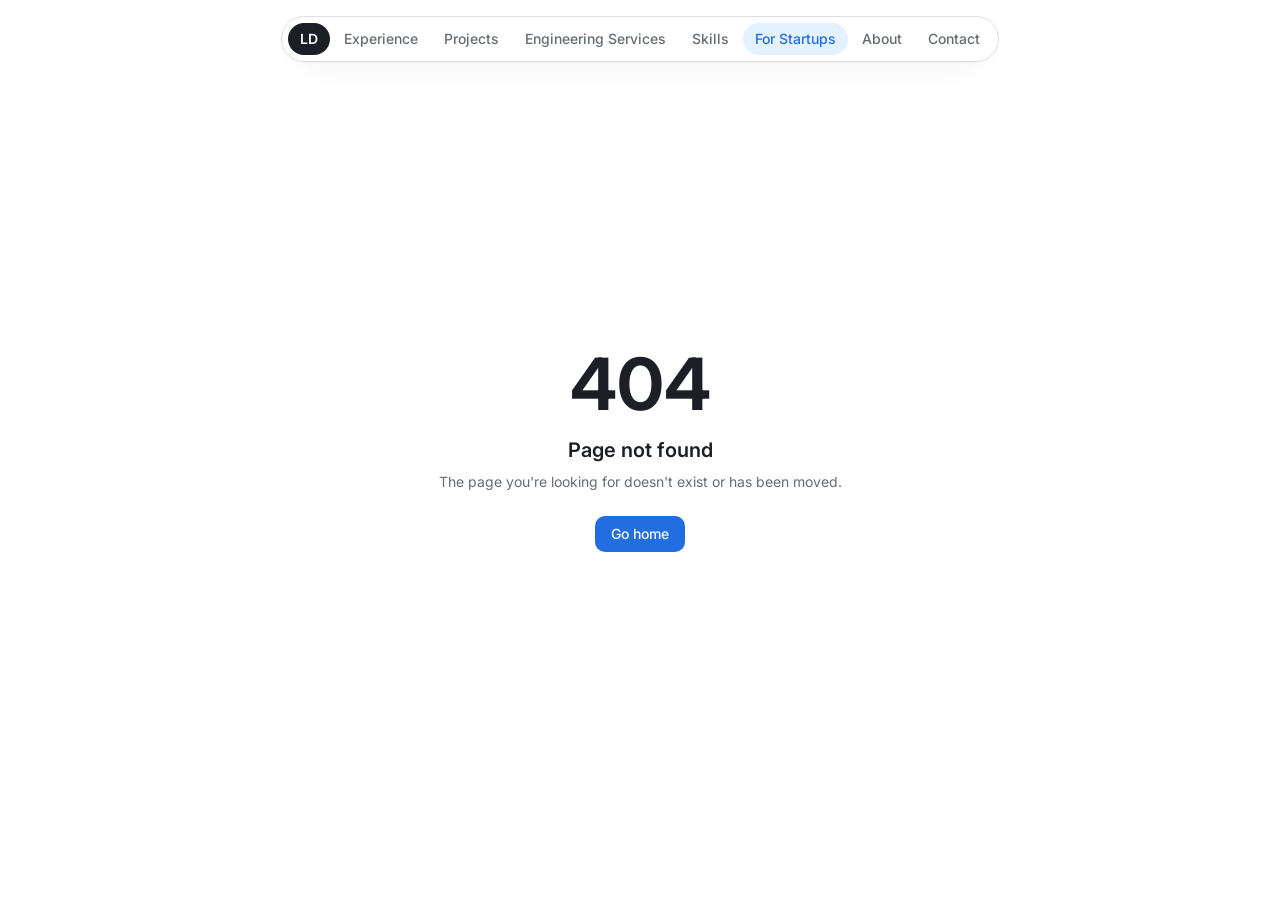
<file: startups/index.html>
<!DOCTYPE html><html lang="en"><head><meta charSet="utf-8"/><meta name="viewport" content="width=device-width, initial-scale=1"/><link rel="stylesheet" href="/assets/styles-B9UN8Tva.css" data-precedence="default"/><link rel="stylesheet" href="https://fonts.googleapis.com/css2?family=Inter:wght@300;400;500;600;700&amp;family=JetBrains+Mono:wght@400;500&amp;display=swap" data-precedence="default"/><title>For Startups — Product Engineering &amp; MVP Advisory | Leandro Diaz</title><meta name="author" content="Leandro Diaz"/><meta name="description" content="Hands-on startup engineering support from Leandro Diaz: product discovery, MVP planning, architecture, technical advisory, implementation, and launch readiness."/><meta property="og:title" content="From Startup Idea to Scalable Product — Leandro Diaz"/><meta property="og:description" content="A senior engineer and technical partner helping founders define their MVP, design a practical architecture, build software, and prepare for launch."/><meta property="og:type" content="website"/><meta name="twitter:card" content="summary_large_image"/><link rel="modulepreload" href="/assets/index-o122xk-w.js"/><link rel="modulepreload" href="/assets/startups-RwwtXkAQ.js"/><link rel="modulepreload" href="/assets/scan-search-zHZk9oUI.js"/><link rel="preconnect" href="https://fonts.googleapis.com"/><link rel="preconnect" href="https://fonts.gstatic.com" crossorigin="anonymous"/></head><body><header class="fixed inset-x-0 top-4 z-40 flex justify-center px-4"><nav aria-label="Main navigation" class="flex max-w-full items-center gap-0.5 rounded-full border border-border bg-background/85 p-1.5 text-sm shadow-card backdrop-blur-xl"><a aria-label="Home" class="inline-flex items-center justify-center gap-2 whitespace-nowrap text-sm cursor-pointer transition-colors focus-visible:outline-none focus-visible:ring-1 focus-visible:ring-ring disabled:pointer-events-none disabled:opacity-50 disabled:cursor-not-allowed [&amp;_svg]:pointer-events-none [&amp;_svg]:size-4 [&amp;_svg]:shrink-0 py-2 h-8 rounded-full bg-foreground px-3 font-display font-semibold text-background hover:bg-foreground/90 hover:text-background" href="/#top">LD</a><a class="items-center justify-center gap-2 whitespace-nowrap text-sm font-medium cursor-pointer transition-colors focus-visible:outline-none focus-visible:ring-1 focus-visible:ring-ring disabled:pointer-events-none disabled:opacity-50 disabled:cursor-not-allowed [&amp;_svg]:pointer-events-none [&amp;_svg]:size-4 [&amp;_svg]:shrink-0 hover:bg-accent hover:text-accent-foreground py-2 hidden h-8 rounded-full px-3 text-muted-foreground md:inline-flex" href="/#experience">Experience</a><a class="inline-flex items-center justify-center gap-2 whitespace-nowrap text-sm font-medium cursor-pointer transition-colors focus-visible:outline-none focus-visible:ring-1 focus-visible:ring-ring disabled:pointer-events-none disabled:opacity-50 disabled:cursor-not-allowed [&amp;_svg]:pointer-events-none [&amp;_svg]:size-4 [&amp;_svg]:shrink-0 hover:bg-accent hover:text-accent-foreground py-2 h-8 rounded-full px-2 text-muted-foreground sm:px-3" href="/#work">Projects</a><a class="items-center justify-center gap-2 whitespace-nowrap text-sm font-medium cursor-pointer transition-colors focus-visible:outline-none focus-visible:ring-1 focus-visible:ring-ring disabled:pointer-events-none disabled:opacity-50 disabled:cursor-not-allowed [&amp;_svg]:pointer-events-none [&amp;_svg]:size-4 [&amp;_svg]:shrink-0 hover:bg-accent hover:text-accent-foreground py-2 hidden h-8 rounded-full px-3 text-muted-foreground md:inline-flex" href="/#consulting">Engineering Services</a><a class="items-center justify-center gap-2 whitespace-nowrap text-sm font-medium cursor-pointer transition-colors focus-visible:outline-none focus-visible:ring-1 focus-visible:ring-ring disabled:pointer-events-none disabled:opacity-50 disabled:cursor-not-allowed [&amp;_svg]:pointer-events-none [&amp;_svg]:size-4 [&amp;_svg]:shrink-0 hover:bg-accent hover:text-accent-foreground py-2 hidden h-8 rounded-full px-3 text-muted-foreground lg:inline-flex" href="/#skills">Skills</a><a class="inline-flex items-center justify-center gap-2 whitespace-nowrap text-sm font-medium cursor-pointer transition-colors focus-visible:outline-none focus-visible:ring-1 focus-visible:ring-ring disabled:pointer-events-none disabled:opacity-50 disabled:cursor-not-allowed [&amp;_svg]:pointer-events-none [&amp;_svg]:size-4 [&amp;_svg]:shrink-0 hover:bg-accent hover:text-accent-foreground py-2 h-8 rounded-full px-2 text-muted-foreground sm:px-3 bg-accent text-primary" href="/startups" data-status="active" aria-current="page">For Startups</a><a class="items-center justify-center gap-2 whitespace-nowrap text-sm font-medium cursor-pointer transition-colors focus-visible:outline-none focus-visible:ring-1 focus-visible:ring-ring disabled:pointer-events-none disabled:opacity-50 disabled:cursor-not-allowed [&amp;_svg]:pointer-events-none [&amp;_svg]:size-4 [&amp;_svg]:shrink-0 hover:bg-accent hover:text-accent-foreground py-2 hidden h-8 rounded-full px-3 text-muted-foreground md:inline-flex" href="/#about">About</a><a class="inline-flex items-center justify-center gap-2 whitespace-nowrap text-sm font-medium cursor-pointer transition-colors focus-visible:outline-none focus-visible:ring-1 focus-visible:ring-ring disabled:pointer-events-none disabled:opacity-50 disabled:cursor-not-allowed [&amp;_svg]:pointer-events-none [&amp;_svg]:size-4 [&amp;_svg]:shrink-0 hover:bg-accent hover:text-accent-foreground py-2 h-8 rounded-full px-2 text-muted-foreground sm:px-3" href="/#contact">Contact</a></nav></header><!--$--><main id="startup-top" class="bg-background text-foreground"><section class="mx-auto max-w-7xl px-4 pb-14 pt-32 sm:pt-36"><p class="font-mono text-xs uppercase tracking-widest text-primary">Leandro Diaz · Startup Advisory &amp; Product Engineering</p><h1 class="mt-6 max-w-4xl font-display text-4xl font-bold leading-tight sm:text-6xl">From Startup Idea to Scalable Product</h1><h2 class="mt-6 max-w-3xl font-display text-xl font-semibold leading-relaxed sm:text-3xl">You bring the vision. I’ll help build the technical foundation.</h2><p class="mt-6 max-w-3xl text-base leading-relaxed text-muted-foreground">Building a startup requires more than developing an application. Founders must translate ideas into product requirements, prioritize features, choose technologies, estimate development effort, coordinate integrations, manage technical risks, and make difficult decisions about what to build first.</p><p class="mt-4 max-w-3xl text-base leading-relaxed text-muted-foreground">I help founders navigate these challenges by combining senior-level software engineering experience with hands-on product development. From initial discovery and MVP planning to backend architecture, mobile development, and launch preparation, I help transform ambitious ideas into practical, executable engineering plans.</p><div class="mt-7 flex flex-wrap gap-3"><a href="#engagements" class="inline-flex items-center justify-center gap-2 whitespace-nowrap text-sm font-medium cursor-pointer transition-colors focus-visible:outline-none focus-visible:ring-1 focus-visible:ring-ring disabled:pointer-events-none disabled:opacity-50 disabled:cursor-not-allowed [&amp;_svg]:pointer-events-none [&amp;_svg]:size-4 [&amp;_svg]:shrink-0 bg-primary text-primary-foreground shadow hover:bg-primary/90 h-12 rounded-full px-6">Find Your Starting Point <svg xmlns="http://www.w3.org/2000/svg" width="24" height="24" viewBox="0 0 24 24" fill="none" stroke="currentColor" stroke-width="2" stroke-linecap="round" stroke-linejoin="round" class="lucide lucide-arrow-right" aria-hidden="true"><path d="M5 12h14"></path><path d="m12 5 7 7-7 7"></path></svg></a><a class="inline-flex items-center justify-center gap-2 whitespace-nowrap text-sm font-medium cursor-pointer transition-colors focus-visible:outline-none focus-visible:ring-1 focus-visible:ring-ring disabled:pointer-events-none disabled:opacity-50 disabled:cursor-not-allowed [&amp;_svg]:pointer-events-none [&amp;_svg]:size-4 [&amp;_svg]:shrink-0 border border-input bg-background shadow-sm hover:bg-accent hover:text-accent-foreground h-12 rounded-full px-6" href="/#contact">Let’s Discuss Your Startup</a></div><ol aria-label="Product engineering path" class="mt-12 flex flex-wrap items-center gap-x-6 gap-y-3 border-y border-border py-5 text-sm font-medium"><li class="flex items-center gap-6"><span>Product vision</span><svg xmlns="http://www.w3.org/2000/svg" width="24" height="24" viewBox="0 0 24 24" fill="none" stroke="currentColor" stroke-width="2" stroke-linecap="round" stroke-linejoin="round" class="lucide lucide-arrow-right size-4 text-primary" aria-hidden="true"><path d="M5 12h14"></path><path d="m12 5 7 7-7 7"></path></svg></li><li class="flex items-center gap-6"><span>MVP blueprint</span><svg xmlns="http://www.w3.org/2000/svg" width="24" height="24" viewBox="0 0 24 24" fill="none" stroke="currentColor" stroke-width="2" stroke-linecap="round" stroke-linejoin="round" class="lucide lucide-arrow-right size-4 text-primary" aria-hidden="true"><path d="M5 12h14"></path><path d="m12 5 7 7-7 7"></path></svg></li><li class="flex items-center gap-6"><span>System architecture</span><svg xmlns="http://www.w3.org/2000/svg" width="24" height="24" viewBox="0 0 24 24" fill="none" stroke="currentColor" stroke-width="2" stroke-linecap="round" stroke-linejoin="round" class="lucide lucide-arrow-right size-4 text-primary" aria-hidden="true"><path d="M5 12h14"></path><path d="m12 5 7 7-7 7"></path></svg></li><li class="flex items-center gap-6"><span>Working software</span></li></ol></section><section aria-labelledby="startup-services" class="mx-auto max-w-7xl px-4 pb-20"><div class="flex flex-wrap items-end justify-between gap-5"><div><p class="font-mono text-xs uppercase tracking-widest text-primary">Plan · Lead · Implement</p><h2 id="startup-services" class="mt-3 font-display text-3xl font-semibold sm:text-4xl">Practical engineering support,<br class="hidden sm:block"/> from the first decision onward.</h2></div><p class="max-w-sm text-sm leading-relaxed text-muted-foreground">Technical partnership for founders—whether you need a product plan, an independent review, or hands-on engineering.</p></div><div class="mt-10 grid gap-4 md:grid-cols-2"><article class="flex min-w-0 flex-col rounded-[2rem] border border-border bg-card p-6 shadow-card transition duration-300 hover:-translate-y-1 hover:shadow-lift motion-reduce:transform-none motion-reduce:transition-none sm:p-8"><div class="flex items-center justify-between"><span class="flex size-12 items-center justify-center rounded-2xl border border-primary/15 bg-accent text-primary"><svg xmlns="http://www.w3.org/2000/svg" width="24" height="24" viewBox="0 0 24 24" fill="none" stroke="currentColor" stroke-width="1.5" stroke-linecap="round" stroke-linejoin="round" class="lucide lucide-compass size-6" aria-hidden="true"><circle cx="12" cy="12" r="10"></circle><path d="m16.24 7.76-1.804 5.411a2 2 0 0 1-1.265 1.265L7.76 16.24l1.804-5.411a2 2 0 0 1 1.265-1.265z"></path></svg></span><span class="font-mono text-xs text-muted-foreground">01</span></div><h3 class="mt-6 font-display text-xl font-semibold leading-snug">Startup Discovery &amp; Product Definition</h3><p class="mt-3 text-sm font-medium leading-relaxed text-primary">Turn your idea into a product your team can actually build.</p><p class="mt-4 text-sm leading-relaxed text-muted-foreground">Many startups begin development before clearly defining their product, target users, or technical requirements. I help founders organize their ideas into actionable product specifications.</p><ul class="my-6 space-y-3"><li class="flex gap-2 text-sm leading-relaxed"><svg xmlns="http://www.w3.org/2000/svg" width="24" height="24" viewBox="0 0 24 24" fill="none" stroke="currentColor" stroke-width="2" stroke-linecap="round" stroke-linejoin="round" class="lucide lucide-check mt-1 size-4 shrink-0 text-primary" aria-hidden="true"><path d="M20 6 9 17l-5-5"></path></svg>Product concept, audience &amp; user journeys</li><li class="flex gap-2 text-sm leading-relaxed"><svg xmlns="http://www.w3.org/2000/svg" width="24" height="24" viewBox="0 0 24 24" fill="none" stroke="currentColor" stroke-width="2" stroke-linecap="round" stroke-linejoin="round" class="lucide lucide-check mt-1 size-4 shrink-0 text-primary" aria-hidden="true"><path d="M20 6 9 17l-5-5"></path></svg>Functional requirements &amp; product boundaries</li><li class="flex gap-2 text-sm leading-relaxed"><svg xmlns="http://www.w3.org/2000/svg" width="24" height="24" viewBox="0 0 24 24" fill="none" stroke="currentColor" stroke-width="2" stroke-linecap="round" stroke-linejoin="round" class="lucide lucide-check mt-1 size-4 shrink-0 text-primary" aria-hidden="true"><path d="M20 6 9 17l-5-5"></path></svg>MVP acceptance criteria &amp; prioritized backlog</li></ul><div class="mt-auto"><details class="group border-t border-border"><summary aria-label="How I help: Startup Discovery &amp; Product Definition" class="flex min-h-12 cursor-pointer list-none items-center justify-between gap-3 rounded-lg py-3 text-sm font-semibold hover:text-primary focus-visible:outline-none focus-visible:ring-2 focus-visible:ring-ring [&amp;::-webkit-details-marker]:hidden">How I help<svg xmlns="http://www.w3.org/2000/svg" width="24" height="24" viewBox="0 0 24 24" fill="none" stroke="currentColor" stroke-width="2" stroke-linecap="round" stroke-linejoin="round" class="lucide lucide-chevron-down size-4 shrink-0 text-muted-foreground transition-transform group-open:rotate-180 motion-reduce:transition-none" aria-hidden="true"><path d="m6 9 6 6 6-6"></path></svg></summary><ul class="space-y-2 pb-5 pl-4 text-sm leading-relaxed text-muted-foreground"><li class="list-disc marker:text-primary">Clarify the core product concept and intended audience.</li><li class="list-disc marker:text-primary">Identify the primary problem the product solves.</li><li class="list-disc marker:text-primary">Define essential user journeys.</li><li class="list-disc marker:text-primary">Translate business ideas into functional requirements.</li><li class="list-disc marker:text-primary">Identify technical dependencies.</li><li class="list-disc marker:text-primary">Establish initial product boundaries.</li><li class="list-disc marker:text-primary">Separate essential functionality from future enhancements.</li><li class="list-disc marker:text-primary">Identify assumptions that should be validated before development.</li><li class="list-disc marker:text-primary">Define measurable MVP acceptance criteria.</li><li class="list-disc marker:text-primary">Organize requirements into a prioritized product backlog.</li></ul></details><details class="group border-t border-border"><summary aria-label="What founders receive: Startup Discovery &amp; Product Definition" class="flex min-h-12 cursor-pointer list-none items-center justify-between gap-3 rounded-lg py-3 text-sm font-semibold hover:text-primary focus-visible:outline-none focus-visible:ring-2 focus-visible:ring-ring [&amp;::-webkit-details-marker]:hidden">What founders receive<svg xmlns="http://www.w3.org/2000/svg" width="24" height="24" viewBox="0 0 24 24" fill="none" stroke="currentColor" stroke-width="2" stroke-linecap="round" stroke-linejoin="round" class="lucide lucide-chevron-down size-4 shrink-0 text-muted-foreground transition-transform group-open:rotate-180 motion-reduce:transition-none" aria-hidden="true"><path d="m6 9 6 6 6-6"></path></svg></summary><ul class="space-y-2 pb-5 pl-4 text-sm leading-relaxed text-muted-foreground"><li class="list-disc marker:text-primary">Product discovery summary.</li><li class="list-disc marker:text-primary">Initial product requirements document.</li><li class="list-disc marker:text-primary">User journey definitions.</li><li class="list-disc marker:text-primary">MVP feature list.</li><li class="list-disc marker:text-primary">Prioritized development backlog.</li><li class="list-disc marker:text-primary">Key assumptions and technical risks.</li></ul></details><p class="border-t border-border pt-4 text-xs leading-relaxed text-muted-foreground"><span class="font-semibold text-foreground">Best for: </span>Founders with a product idea who need help determining what to build and where to begin.</p></div></article><article class="flex min-w-0 flex-col rounded-[2rem] border border-border bg-card p-6 shadow-card transition duration-300 hover:-translate-y-1 hover:shadow-lift motion-reduce:transform-none motion-reduce:transition-none sm:p-8"><div class="flex items-center justify-between"><span class="flex size-12 items-center justify-center rounded-2xl border border-primary/15 bg-accent text-primary"><svg xmlns="http://www.w3.org/2000/svg" width="24" height="24" viewBox="0 0 24 24" fill="none" stroke="currentColor" stroke-width="1.5" stroke-linecap="round" stroke-linejoin="round" class="lucide lucide-clipboard-list size-6" aria-hidden="true"><rect width="8" height="4" x="8" y="2" rx="1" ry="1"></rect><path d="M16 4h2a2 2 0 0 1 2 2v14a2 2 0 0 1-2 2H6a2 2 0 0 1-2-2V6a2 2 0 0 1 2-2h2"></path><path d="M12 11h4"></path><path d="M12 16h4"></path><path d="M8 11h.01"></path><path d="M8 16h.01"></path></svg></span><span class="font-mono text-xs text-muted-foreground">02</span></div><h3 class="mt-6 font-display text-xl font-semibold leading-snug">MVP Strategy &amp; Development Roadmapping</h3><p class="mt-3 text-sm font-medium leading-relaxed text-primary">Build the right first version—not every possible feature.</p><p class="mt-4 text-sm leading-relaxed text-muted-foreground">An MVP should validate the product’s most important assumptions without unnecessary complexity. I help startups define a realistic initial release and a development plan aligned with their resources.</p><ul class="my-6 space-y-3"><li class="flex gap-2 text-sm leading-relaxed"><svg xmlns="http://www.w3.org/2000/svg" width="24" height="24" viewBox="0 0 24 24" fill="none" stroke="currentColor" stroke-width="2" stroke-linecap="round" stroke-linejoin="round" class="lucide lucide-check mt-1 size-4 shrink-0 text-primary" aria-hidden="true"><path d="M20 6 9 17l-5-5"></path></svg>Launch-critical scope &amp; feature prioritization</li><li class="flex gap-2 text-sm leading-relaxed"><svg xmlns="http://www.w3.org/2000/svg" width="24" height="24" viewBox="0 0 24 24" fill="none" stroke="currentColor" stroke-width="2" stroke-linecap="round" stroke-linejoin="round" class="lucide lucide-check mt-1 size-4 shrink-0 text-primary" aria-hidden="true"><path d="M20 6 9 17l-5-5"></path></svg>Build-versus-buy decisions &amp; effort estimates</li><li class="flex gap-2 text-sm leading-relaxed"><svg xmlns="http://www.w3.org/2000/svg" width="24" height="24" viewBox="0 0 24 24" fill="none" stroke="currentColor" stroke-width="2" stroke-linecap="round" stroke-linejoin="round" class="lucide lucide-check mt-1 size-4 shrink-0 text-primary" aria-hidden="true"><path d="M20 6 9 17l-5-5"></path></svg>Phased milestones, testing &amp; release strategy</li></ul><div class="mt-auto"><details class="group border-t border-border"><summary aria-label="How I help: MVP Strategy &amp; Development Roadmapping" class="flex min-h-12 cursor-pointer list-none items-center justify-between gap-3 rounded-lg py-3 text-sm font-semibold hover:text-primary focus-visible:outline-none focus-visible:ring-2 focus-visible:ring-ring [&amp;::-webkit-details-marker]:hidden">How I help<svg xmlns="http://www.w3.org/2000/svg" width="24" height="24" viewBox="0 0 24 24" fill="none" stroke="currentColor" stroke-width="2" stroke-linecap="round" stroke-linejoin="round" class="lucide lucide-chevron-down size-4 shrink-0 text-muted-foreground transition-transform group-open:rotate-180 motion-reduce:transition-none" aria-hidden="true"><path d="m6 9 6 6 6-6"></path></svg></summary><ul class="space-y-2 pb-5 pl-4 text-sm leading-relaxed text-muted-foreground"><li class="list-disc marker:text-primary">Define MVP scope.</li><li class="list-disc marker:text-primary">Identify launch-critical functionality.</li><li class="list-disc marker:text-primary">Prioritize features based on user value and engineering complexity.</li><li class="list-disc marker:text-primary">Separate MVP requirements from post-launch features.</li><li class="list-disc marker:text-primary">Evaluate build-versus-buy decisions.</li><li class="list-disc marker:text-primary">Identify external service dependencies.</li><li class="list-disc marker:text-primary">Estimate development effort and technical complexity.</li><li class="list-disc marker:text-primary">Define implementation milestones.</li><li class="list-disc marker:text-primary">Establish technical acceptance criteria.</li><li class="list-disc marker:text-primary">Identify integration and operational risks.</li><li class="list-disc marker:text-primary">Create a phased product development roadmap.</li><li class="list-disc marker:text-primary">Plan a controlled testing and release strategy.</li></ul></details><details class="group border-t border-border"><summary aria-label="What founders receive: MVP Strategy &amp; Development Roadmapping" class="flex min-h-12 cursor-pointer list-none items-center justify-between gap-3 rounded-lg py-3 text-sm font-semibold hover:text-primary focus-visible:outline-none focus-visible:ring-2 focus-visible:ring-ring [&amp;::-webkit-details-marker]:hidden">What founders receive<svg xmlns="http://www.w3.org/2000/svg" width="24" height="24" viewBox="0 0 24 24" fill="none" stroke="currentColor" stroke-width="2" stroke-linecap="round" stroke-linejoin="round" class="lucide lucide-chevron-down size-4 shrink-0 text-muted-foreground transition-transform group-open:rotate-180 motion-reduce:transition-none" aria-hidden="true"><path d="m6 9 6 6 6-6"></path></svg></summary><ul class="space-y-2 pb-5 pl-4 text-sm leading-relaxed text-muted-foreground"><li class="list-disc marker:text-primary">MVP scope document.</li><li class="list-disc marker:text-primary">Feature prioritization matrix.</li><li class="list-disc marker:text-primary">Phased development roadmap.</li><li class="list-disc marker:text-primary">Technical dependency map.</li><li class="list-disc marker:text-primary">Initial engineering effort estimates.</li><li class="list-disc marker:text-primary">Launch-readiness checklist.</li></ul></details><p class="border-t border-border pt-4 text-xs leading-relaxed text-muted-foreground"><span class="font-semibold text-foreground">Best for: </span>Startups that need to control development costs, reduce unnecessary work, and establish a practical path toward their first release.</p></div></article><article class="flex min-w-0 flex-col rounded-[2rem] border border-border bg-card p-6 shadow-card transition duration-300 hover:-translate-y-1 hover:shadow-lift motion-reduce:transform-none motion-reduce:transition-none sm:p-8"><div class="flex items-center justify-between"><span class="flex size-12 items-center justify-center rounded-2xl border border-primary/15 bg-accent text-primary"><svg xmlns="http://www.w3.org/2000/svg" width="24" height="24" viewBox="0 0 24 24" fill="none" stroke="currentColor" stroke-width="1.5" stroke-linecap="round" stroke-linejoin="round" class="lucide lucide-layers size-6" aria-hidden="true"><path d="M12.83 2.18a2 2 0 0 0-1.66 0L2.6 6.08a1 1 0 0 0 0 1.83l8.58 3.91a2 2 0 0 0 1.66 0l8.58-3.9a1 1 0 0 0 0-1.83z"></path><path d="M2 12a1 1 0 0 0 .58.91l8.6 3.91a2 2 0 0 0 1.65 0l8.58-3.9A1 1 0 0 0 22 12"></path><path d="M2 17a1 1 0 0 0 .58.91l8.6 3.91a2 2 0 0 0 1.65 0l8.58-3.9A1 1 0 0 0 22 17"></path></svg></span><span class="font-mono text-xs text-muted-foreground">03</span></div><h3 class="mt-6 font-display text-xl font-semibold leading-snug">Technical Architecture &amp; Technology Selection</h3><p class="mt-3 text-sm font-medium leading-relaxed text-primary">Make engineering decisions that support the product you’re building.</p><p class="mt-4 text-sm leading-relaxed text-muted-foreground">Early architectural decisions influence development speed, infrastructure costs, maintainability, and how a product evolves. I help startups evaluate technical options appropriate for their stage, budget, and engineering constraints.</p><ul class="my-6 space-y-3"><li class="flex gap-2 text-sm leading-relaxed"><svg xmlns="http://www.w3.org/2000/svg" width="24" height="24" viewBox="0 0 24 24" fill="none" stroke="currentColor" stroke-width="2" stroke-linecap="round" stroke-linejoin="round" class="lucide lucide-check mt-1 size-4 shrink-0 text-primary" aria-hidden="true"><path d="M20 6 9 17l-5-5"></path></svg>Mobile, API, database &amp; integration design</li><li class="flex gap-2 text-sm leading-relaxed"><svg xmlns="http://www.w3.org/2000/svg" width="24" height="24" viewBox="0 0 24 24" fill="none" stroke="currentColor" stroke-width="2" stroke-linecap="round" stroke-linejoin="round" class="lucide lucide-check mt-1 size-4 shrink-0 text-primary" aria-hidden="true"><path d="M20 6 9 17l-5-5"></path></svg>Technology trade-offs &amp; operating costs</li><li class="flex gap-2 text-sm leading-relaxed"><svg xmlns="http://www.w3.org/2000/svg" width="24" height="24" viewBox="0 0 24 24" fill="none" stroke="currentColor" stroke-width="2" stroke-linecap="round" stroke-linejoin="round" class="lucide lucide-check mt-1 size-4 shrink-0 text-primary" aria-hidden="true"><path d="M20 6 9 17l-5-5"></path></svg>Security, privacy &amp; scaling considerations</li></ul><div class="mt-auto"><details class="group border-t border-border"><summary aria-label="How I help: Technical Architecture &amp; Technology Selection" class="flex min-h-12 cursor-pointer list-none items-center justify-between gap-3 rounded-lg py-3 text-sm font-semibold hover:text-primary focus-visible:outline-none focus-visible:ring-2 focus-visible:ring-ring [&amp;::-webkit-details-marker]:hidden">How I help<svg xmlns="http://www.w3.org/2000/svg" width="24" height="24" viewBox="0 0 24 24" fill="none" stroke="currentColor" stroke-width="2" stroke-linecap="round" stroke-linejoin="round" class="lucide lucide-chevron-down size-4 shrink-0 text-muted-foreground transition-transform group-open:rotate-180 motion-reduce:transition-none" aria-hidden="true"><path d="m6 9 6 6 6-6"></path></svg></summary><ul class="space-y-2 pb-5 pl-4 text-sm leading-relaxed text-muted-foreground"><li class="list-disc marker:text-primary">Evaluate native versus cross-platform mobile development.</li><li class="list-disc marker:text-primary">Recommend frontend and backend technologies.</li><li class="list-disc marker:text-primary">Design mobile-to-backend communication.</li><li class="list-disc marker:text-primary">Define RESTful API architecture.</li><li class="list-disc marker:text-primary">Evaluate relational and document-oriented databases.</li><li class="list-disc marker:text-primary">Design authentication and authorization workflows.</li><li class="list-disc marker:text-primary">Evaluate managed cloud services.</li><li class="list-disc marker:text-primary">Plan third-party integrations.</li><li class="list-disc marker:text-primary">Assess infrastructure and operating costs.</li><li class="list-disc marker:text-primary">Define environment and configuration management.</li><li class="list-disc marker:text-primary">Plan application security and privacy controls.</li><li class="list-disc marker:text-primary">Identify scaling considerations.</li><li class="list-disc marker:text-primary">Document architecture decisions and trade-offs.</li></ul></details><details class="group border-t border-border"><summary aria-label="What founders receive: Technical Architecture &amp; Technology Selection" class="flex min-h-12 cursor-pointer list-none items-center justify-between gap-3 rounded-lg py-3 text-sm font-semibold hover:text-primary focus-visible:outline-none focus-visible:ring-2 focus-visible:ring-ring [&amp;::-webkit-details-marker]:hidden">What founders receive<svg xmlns="http://www.w3.org/2000/svg" width="24" height="24" viewBox="0 0 24 24" fill="none" stroke="currentColor" stroke-width="2" stroke-linecap="round" stroke-linejoin="round" class="lucide lucide-chevron-down size-4 shrink-0 text-muted-foreground transition-transform group-open:rotate-180 motion-reduce:transition-none" aria-hidden="true"><path d="m6 9 6 6 6-6"></path></svg></summary><ul class="space-y-2 pb-5 pl-4 text-sm leading-relaxed text-muted-foreground"><li class="list-disc marker:text-primary">Proposed system architecture.</li><li class="list-disc marker:text-primary">Technology stack recommendations.</li><li class="list-disc marker:text-primary">Architecture diagrams.</li><li class="list-disc marker:text-primary">API and database planning.</li><li class="list-disc marker:text-primary">Integration strategy.</li><li class="list-disc marker:text-primary">Infrastructure considerations.</li><li class="list-disc marker:text-primary">Documented technical decisions.</li></ul></details><p class="border-t border-border pt-4 text-xs leading-relaxed text-muted-foreground"><span class="font-semibold text-foreground">Best for: </span>Founders who need a reliable technical foundation before committing significant resources to development.</p></div></article><article class="flex min-w-0 flex-col rounded-[2rem] border border-border bg-card p-6 shadow-card transition duration-300 hover:-translate-y-1 hover:shadow-lift motion-reduce:transform-none motion-reduce:transition-none sm:p-8"><div class="flex items-center justify-between"><span class="flex size-12 items-center justify-center rounded-2xl border border-primary/15 bg-accent text-primary"><svg xmlns="http://www.w3.org/2000/svg" width="24" height="24" viewBox="0 0 24 24" fill="none" stroke="currentColor" stroke-width="1.5" stroke-linecap="round" stroke-linejoin="round" class="lucide lucide-wrench size-6" aria-hidden="true"><path d="M14.7 6.3a1 1 0 0 0 0 1.4l1.6 1.6a1 1 0 0 0 1.4 0l3.106-3.105c.32-.322.863-.22.983.218a6 6 0 0 1-8.259 7.057l-7.91 7.91a1 1 0 0 1-2.999-3l7.91-7.91a6 6 0 0 1 7.057-8.259c.438.12.54.662.219.984z"></path></svg></span><span class="font-mono text-xs text-muted-foreground">04</span></div><h3 class="mt-6 font-display text-xl font-semibold leading-snug">Hands-On MVP Development</h3><p class="mt-3 text-sm font-medium leading-relaxed text-primary">From planning documents to working applications.</p><p class="mt-4 text-sm leading-relaxed text-muted-foreground">Some startups need more than technical advice. They need an experienced engineer who can implement critical components and help establish development standards. I can contribute directly to the engineering process.</p><ul class="my-6 space-y-3"><li class="flex gap-2 text-sm leading-relaxed"><svg xmlns="http://www.w3.org/2000/svg" width="24" height="24" viewBox="0 0 24 24" fill="none" stroke="currentColor" stroke-width="2" stroke-linecap="round" stroke-linejoin="round" class="lucide lucide-check mt-1 size-4 shrink-0 text-primary" aria-hidden="true"><path d="M20 6 9 17l-5-5"></path></svg>Native iOS workflows &amp; backend components</li><li class="flex gap-2 text-sm leading-relaxed"><svg xmlns="http://www.w3.org/2000/svg" width="24" height="24" viewBox="0 0 24 24" fill="none" stroke="currentColor" stroke-width="2" stroke-linecap="round" stroke-linejoin="round" class="lucide lucide-check mt-1 size-4 shrink-0 text-primary" aria-hidden="true"><path d="M20 6 9 17l-5-5"></path></svg>Authentication, integrations &amp; cloud setup</li><li class="flex gap-2 text-sm leading-relaxed"><svg xmlns="http://www.w3.org/2000/svg" width="24" height="24" viewBox="0 0 24 24" fill="none" stroke="currentColor" stroke-width="2" stroke-linecap="round" stroke-linejoin="round" class="lucide lucide-check mt-1 size-4 shrink-0 text-primary" aria-hidden="true"><path d="M20 6 9 17l-5-5"></path></svg>Automated tests &amp; validated milestones</li></ul><div class="mt-auto"><details class="group border-t border-border"><summary aria-label="How I help: Hands-On MVP Development" class="flex min-h-12 cursor-pointer list-none items-center justify-between gap-3 rounded-lg py-3 text-sm font-semibold hover:text-primary focus-visible:outline-none focus-visible:ring-2 focus-visible:ring-ring [&amp;::-webkit-details-marker]:hidden">How I help<svg xmlns="http://www.w3.org/2000/svg" width="24" height="24" viewBox="0 0 24 24" fill="none" stroke="currentColor" stroke-width="2" stroke-linecap="round" stroke-linejoin="round" class="lucide lucide-chevron-down size-4 shrink-0 text-muted-foreground transition-transform group-open:rotate-180 motion-reduce:transition-none" aria-hidden="true"><path d="m6 9 6 6 6-6"></path></svg></summary><ul class="space-y-2 pb-5 pl-4 text-sm leading-relaxed text-muted-foreground"><li class="list-disc marker:text-primary">Develop native iOS applications.</li><li class="list-disc marker:text-primary">Build SwiftUI interfaces and application workflows.</li><li class="list-disc marker:text-primary">Design and implement backend APIs.</li><li class="list-disc marker:text-primary">Create PostgreSQL database models.</li><li class="list-disc marker:text-primary">Implement authentication and account management.</li><li class="list-disc marker:text-primary">Integrate external APIs.</li><li class="list-disc marker:text-primary">Develop cloud-connected application features.</li><li class="list-disc marker:text-primary">Implement secure session management.</li><li class="list-disc marker:text-primary">Integrate payment or subscription infrastructure where appropriately scoped.</li><li class="list-disc marker:text-primary">Prototype AI-powered functionality.</li><li class="list-disc marker:text-primary">Establish code organization and architectural conventions.</li><li class="list-disc marker:text-primary">Build integration and automated tests.</li><li class="list-disc marker:text-primary">Configure development and staging environments.</li><li class="list-disc marker:text-primary">Support initial deployment and release preparation.</li></ul></details><details class="group border-t border-border"><summary aria-label="What founders receive: Hands-On MVP Development" class="flex min-h-12 cursor-pointer list-none items-center justify-between gap-3 rounded-lg py-3 text-sm font-semibold hover:text-primary focus-visible:outline-none focus-visible:ring-2 focus-visible:ring-ring [&amp;::-webkit-details-marker]:hidden">What founders receive<svg xmlns="http://www.w3.org/2000/svg" width="24" height="24" viewBox="0 0 24 24" fill="none" stroke="currentColor" stroke-width="2" stroke-linecap="round" stroke-linejoin="round" class="lucide lucide-chevron-down size-4 shrink-0 text-muted-foreground transition-transform group-open:rotate-180 motion-reduce:transition-none" aria-hidden="true"><path d="m6 9 6 6 6-6"></path></svg></summary><ul class="space-y-2 pb-5 pl-4 text-sm leading-relaxed text-muted-foreground"><li class="list-disc marker:text-primary">Working application components.</li><li class="list-disc marker:text-primary">Backend services and API endpoints.</li><li class="list-disc marker:text-primary">Database implementations.</li><li class="list-disc marker:text-primary">Integrated authentication workflows.</li><li class="list-disc marker:text-primary">Cloud deployment configurations.</li><li class="list-disc marker:text-primary">Technical documentation.</li><li class="list-disc marker:text-primary">Tested development milestones.</li></ul></details><p class="border-t border-border pt-4 text-xs leading-relaxed text-muted-foreground"><span class="font-semibold text-foreground">Best for: </span>Early-stage startups that need hands-on engineering expertise without immediately building a large development team.</p></div></article><article class="flex min-w-0 flex-col rounded-[2rem] border border-border bg-card p-6 shadow-card transition duration-300 hover:-translate-y-1 hover:shadow-lift motion-reduce:transform-none motion-reduce:transition-none sm:p-8"><div class="flex items-center justify-between"><span class="flex size-12 items-center justify-center rounded-2xl border border-primary/15 bg-accent text-primary"><svg xmlns="http://www.w3.org/2000/svg" width="24" height="24" viewBox="0 0 24 24" fill="none" stroke="currentColor" stroke-width="1.5" stroke-linecap="round" stroke-linejoin="round" class="lucide lucide-git-branch size-6" aria-hidden="true"><path d="M15 6a9 9 0 0 0-9 9V3"></path><circle cx="18" cy="6" r="3"></circle><circle cx="6" cy="18" r="3"></circle></svg></span><span class="font-mono text-xs text-muted-foreground">05</span></div><h3 class="mt-6 font-display text-xl font-semibold leading-snug">Development Process &amp; Engineering Operations</h3><p class="mt-3 text-sm font-medium leading-relaxed text-primary">Establish a development process that keeps the startup moving.</p><p class="mt-4 text-sm leading-relaxed text-muted-foreground">Unclear priorities, changing requirements, and poorly defined responsibilities can consume a startup’s time. I help founders establish lightweight engineering processes that support execution without unnecessary bureaucracy.</p><ul class="my-6 space-y-3"><li class="flex gap-2 text-sm leading-relaxed"><svg xmlns="http://www.w3.org/2000/svg" width="24" height="24" viewBox="0 0 24 24" fill="none" stroke="currentColor" stroke-width="2" stroke-linecap="round" stroke-linejoin="round" class="lucide lucide-check mt-1 size-4 shrink-0 text-primary" aria-hidden="true"><path d="M20 6 9 17l-5-5"></path></svg>Actionable backlogs &amp; milestone workflows</li><li class="flex gap-2 text-sm leading-relaxed"><svg xmlns="http://www.w3.org/2000/svg" width="24" height="24" viewBox="0 0 24 24" fill="none" stroke="currentColor" stroke-width="2" stroke-linecap="round" stroke-linejoin="round" class="lucide lucide-check mt-1 size-4 shrink-0 text-primary" aria-hidden="true"><path d="M20 6 9 17l-5-5"></path></svg>Code review, testing &amp; release conventions</li><li class="flex gap-2 text-sm leading-relaxed"><svg xmlns="http://www.w3.org/2000/svg" width="24" height="24" viewBox="0 0 24 24" fill="none" stroke="currentColor" stroke-width="2" stroke-linecap="round" stroke-linejoin="round" class="lucide lucide-check mt-1 size-4 shrink-0 text-primary" aria-hidden="true"><path d="M20 6 9 17l-5-5"></path></svg>Handoffs, progress reporting &amp; debt prioritization</li></ul><div class="mt-auto"><details class="group border-t border-border"><summary aria-label="How I help: Development Process &amp; Engineering Operations" class="flex min-h-12 cursor-pointer list-none items-center justify-between gap-3 rounded-lg py-3 text-sm font-semibold hover:text-primary focus-visible:outline-none focus-visible:ring-2 focus-visible:ring-ring [&amp;::-webkit-details-marker]:hidden">How I help<svg xmlns="http://www.w3.org/2000/svg" width="24" height="24" viewBox="0 0 24 24" fill="none" stroke="currentColor" stroke-width="2" stroke-linecap="round" stroke-linejoin="round" class="lucide lucide-chevron-down size-4 shrink-0 text-muted-foreground transition-transform group-open:rotate-180 motion-reduce:transition-none" aria-hidden="true"><path d="m6 9 6 6 6-6"></path></svg></summary><ul class="space-y-2 pb-5 pl-4 text-sm leading-relaxed text-muted-foreground"><li class="list-disc marker:text-primary">Translate product requirements into actionable engineering tasks.</li><li class="list-disc marker:text-primary">Organize development backlogs.</li><li class="list-disc marker:text-primary">Define sprint or milestone-based workflows.</li><li class="list-disc marker:text-primary">Establish Git branching and pull request practices.</li><li class="list-disc marker:text-primary">Introduce code review conventions.</li><li class="list-disc marker:text-primary">Define development, staging, and production environments.</li><li class="list-disc marker:text-primary">Establish issue tracking and bug triage.</li><li class="list-disc marker:text-primary">Define testing expectations.</li><li class="list-disc marker:text-primary">Implement release checklists.</li><li class="list-disc marker:text-primary">Improve technical documentation.</li><li class="list-disc marker:text-primary">Establish engineering handoff procedures.</li><li class="list-disc marker:text-primary">Identify development blockers and dependencies.</li><li class="list-disc marker:text-primary">Create practical progress reporting.</li><li class="list-disc marker:text-primary">Help prioritize technical debt against product delivery.</li></ul></details><details class="group border-t border-border"><summary aria-label="What founders receive: Development Process &amp; Engineering Operations" class="flex min-h-12 cursor-pointer list-none items-center justify-between gap-3 rounded-lg py-3 text-sm font-semibold hover:text-primary focus-visible:outline-none focus-visible:ring-2 focus-visible:ring-ring [&amp;::-webkit-details-marker]:hidden">What founders receive<svg xmlns="http://www.w3.org/2000/svg" width="24" height="24" viewBox="0 0 24 24" fill="none" stroke="currentColor" stroke-width="2" stroke-linecap="round" stroke-linejoin="round" class="lucide lucide-chevron-down size-4 shrink-0 text-muted-foreground transition-transform group-open:rotate-180 motion-reduce:transition-none" aria-hidden="true"><path d="m6 9 6 6 6-6"></path></svg></summary><ul class="space-y-2 pb-5 pl-4 text-sm leading-relaxed text-muted-foreground"><li class="list-disc marker:text-primary">Development workflow recommendations.</li><li class="list-disc marker:text-primary">Engineering backlog structure.</li><li class="list-disc marker:text-primary">Release management checklist.</li><li class="list-disc marker:text-primary">Code review and branching guidelines.</li><li class="list-disc marker:text-primary">Definition-of-done criteria.</li><li class="list-disc marker:text-primary">Technical documentation templates.</li><li class="list-disc marker:text-primary">Development milestone tracking.</li></ul></details><p class="border-t border-border pt-4 text-xs leading-relaxed text-muted-foreground"><span class="font-semibold text-foreground">Best for: </span>Startups with small teams that need clearer execution, more predictable delivery, and sustainable engineering practices.</p></div></article><article class="flex min-w-0 flex-col rounded-[2rem] border border-border bg-card p-6 shadow-card transition duration-300 hover:-translate-y-1 hover:shadow-lift motion-reduce:transform-none motion-reduce:transition-none sm:p-8"><div class="flex items-center justify-between"><span class="flex size-12 items-center justify-center rounded-2xl border border-primary/15 bg-accent text-primary"><svg xmlns="http://www.w3.org/2000/svg" width="24" height="24" viewBox="0 0 24 24" fill="none" stroke="currentColor" stroke-width="1.5" stroke-linecap="round" stroke-linejoin="round" class="lucide lucide-rocket size-6" aria-hidden="true"><path d="M12 15v5s3.03-.55 4-2c1.08-1.62 0-5 0-5"></path><path d="M4.5 16.5c-1.5 1.26-2 5-2 5s3.74-.5 5-2c.71-.84.7-2.13-.09-2.91a2.18 2.18 0 0 0-2.91-.09"></path><path d="M9 12a22 22 0 0 1 2-3.95A12.88 12.88 0 0 1 22 2c0 2.72-.78 7.5-6 11a22.4 22.4 0 0 1-4 2z"></path><path d="M9 12H4s.55-3.03 2-4c1.62-1.08 5 .05 5 .05"></path></svg></span><span class="font-mono text-xs text-muted-foreground">06</span></div><h3 class="mt-6 font-display text-xl font-semibold leading-snug">Launch Readiness &amp; Technical Risk Assessment</h3><p class="mt-3 text-sm font-medium leading-relaxed text-primary">Understand what’s ready, what’s missing, and what could block launch.</p><p class="mt-4 text-sm leading-relaxed text-muted-foreground">A working application is not automatically ready for public release. I help startups identify technical gaps before exposing their products to real users, then prioritize a practical remediation plan.</p><ul class="my-6 space-y-3"><li class="flex gap-2 text-sm leading-relaxed"><svg xmlns="http://www.w3.org/2000/svg" width="24" height="24" viewBox="0 0 24 24" fill="none" stroke="currentColor" stroke-width="2" stroke-linecap="round" stroke-linejoin="round" class="lucide lucide-check mt-1 size-4 shrink-0 text-primary" aria-hidden="true"><path d="M20 6 9 17l-5-5"></path></svg>Feature completeness &amp; end-to-end journeys</li><li class="flex gap-2 text-sm leading-relaxed"><svg xmlns="http://www.w3.org/2000/svg" width="24" height="24" viewBox="0 0 24 24" fill="none" stroke="currentColor" stroke-width="2" stroke-linecap="round" stroke-linejoin="round" class="lucide lucide-check mt-1 size-4 shrink-0 text-primary" aria-hidden="true"><path d="M20 6 9 17l-5-5"></path></svg>Integration, deployment &amp; operational readiness</li><li class="flex gap-2 text-sm leading-relaxed"><svg xmlns="http://www.w3.org/2000/svg" width="24" height="24" viewBox="0 0 24 24" fill="none" stroke="currentColor" stroke-width="2" stroke-linecap="round" stroke-linejoin="round" class="lucide lucide-check mt-1 size-4 shrink-0 text-primary" aria-hidden="true"><path d="M20 6 9 17l-5-5"></path></svg>Release blockers &amp; technical go/no-go guidance</li></ul><div class="mt-auto"><details class="group border-t border-border"><summary aria-label="How I help: Launch Readiness &amp; Technical Risk Assessment" class="flex min-h-12 cursor-pointer list-none items-center justify-between gap-3 rounded-lg py-3 text-sm font-semibold hover:text-primary focus-visible:outline-none focus-visible:ring-2 focus-visible:ring-ring [&amp;::-webkit-details-marker]:hidden">How I help<svg xmlns="http://www.w3.org/2000/svg" width="24" height="24" viewBox="0 0 24 24" fill="none" stroke="currentColor" stroke-width="2" stroke-linecap="round" stroke-linejoin="round" class="lucide lucide-chevron-down size-4 shrink-0 text-muted-foreground transition-transform group-open:rotate-180 motion-reduce:transition-none" aria-hidden="true"><path d="m6 9 6 6 6-6"></path></svg></summary><ul class="space-y-2 pb-5 pl-4 text-sm leading-relaxed text-muted-foreground"><li class="list-disc marker:text-primary">Evaluate feature completeness.</li><li class="list-disc marker:text-primary">Review authentication and account recovery.</li><li class="list-disc marker:text-primary">Assess API reliability and error handling.</li><li class="list-disc marker:text-primary">Identify security and privacy implementation gaps.</li><li class="list-disc marker:text-primary">Evaluate third-party integration readiness.</li><li class="list-disc marker:text-primary">Review application permissions and configuration.</li><li class="list-disc marker:text-primary">Define end-to-end user journey tests.</li><li class="list-disc marker:text-primary">Assess production deployment readiness.</li><li class="list-disc marker:text-primary">Review logging and monitoring requirements.</li><li class="list-disc marker:text-primary">Evaluate operational support workflows.</li><li class="list-disc marker:text-primary">Review TestFlight and App Store technical requirements.</li><li class="list-disc marker:text-primary">Identify unresolved release blockers.</li><li class="list-disc marker:text-primary">Create a prioritized launch remediation plan.</li><li class="list-disc marker:text-primary">Establish a phased rollout strategy.</li></ul></details><details class="group border-t border-border"><summary aria-label="What founders receive: Launch Readiness &amp; Technical Risk Assessment" class="flex min-h-12 cursor-pointer list-none items-center justify-between gap-3 rounded-lg py-3 text-sm font-semibold hover:text-primary focus-visible:outline-none focus-visible:ring-2 focus-visible:ring-ring [&amp;::-webkit-details-marker]:hidden">What founders receive<svg xmlns="http://www.w3.org/2000/svg" width="24" height="24" viewBox="0 0 24 24" fill="none" stroke="currentColor" stroke-width="2" stroke-linecap="round" stroke-linejoin="round" class="lucide lucide-chevron-down size-4 shrink-0 text-muted-foreground transition-transform group-open:rotate-180 motion-reduce:transition-none" aria-hidden="true"><path d="m6 9 6 6 6-6"></path></svg></summary><ul class="space-y-2 pb-5 pl-4 text-sm leading-relaxed text-muted-foreground"><li class="list-disc marker:text-primary">Technical launch-readiness assessment.</li><li class="list-disc marker:text-primary">Risk register.</li><li class="list-disc marker:text-primary">Prioritized remediation backlog.</li><li class="list-disc marker:text-primary">End-to-end testing checklist.</li><li class="list-disc marker:text-primary">Production deployment checklist.</li><li class="list-disc marker:text-primary">Go/no-go recommendation based on technical readiness.</li></ul></details><p class="border-t border-border pt-4 text-xs leading-relaxed text-muted-foreground"><span class="font-semibold text-foreground">Best for: </span>Startups approaching beta testing, TestFlight distribution, or their first public launch.</p></div></article><article class="flex min-w-0 flex-col rounded-[2rem] border border-border bg-card p-6 shadow-card transition duration-300 hover:-translate-y-1 hover:shadow-lift motion-reduce:transform-none motion-reduce:transition-none sm:p-8"><div class="flex items-center justify-between"><span class="flex size-12 items-center justify-center rounded-2xl border border-primary/15 bg-accent text-primary"><svg xmlns="http://www.w3.org/2000/svg" width="24" height="24" viewBox="0 0 24 24" fill="none" stroke="currentColor" stroke-width="1.5" stroke-linecap="round" stroke-linejoin="round" class="lucide lucide-users size-6" aria-hidden="true"><path d="M16 21v-2a4 4 0 0 0-4-4H6a4 4 0 0 0-4 4v2"></path><path d="M16 3.128a4 4 0 0 1 0 7.744"></path><path d="M22 21v-2a4 4 0 0 0-3-3.87"></path><circle cx="9" cy="7" r="4"></circle></svg></span><span class="font-mono text-xs text-muted-foreground">07</span></div><h3 class="mt-6 font-display text-xl font-semibold leading-snug">Fractional Technical Leadership &amp; Founder Support</h3><p class="mt-3 text-sm font-medium leading-relaxed text-primary">Experienced technical guidance without immediately hiring a full-time engineering executive.</p><p class="mt-4 text-sm leading-relaxed text-muted-foreground">Early-stage founders need a partner who can evaluate engineering decisions, challenge assumptions, and translate business priorities into technical execution. I offer flexible, practical technical guidance with hands-on support when appropriate.</p><ul class="my-6 space-y-3"><li class="flex gap-2 text-sm leading-relaxed"><svg xmlns="http://www.w3.org/2000/svg" width="24" height="24" viewBox="0 0 24 24" fill="none" stroke="currentColor" stroke-width="2" stroke-linecap="round" stroke-linejoin="round" class="lucide lucide-check mt-1 size-4 shrink-0 text-primary" aria-hidden="true"><path d="M20 6 9 17l-5-5"></path></svg>Architecture, proposals &amp; implementation reviews</li><li class="flex gap-2 text-sm leading-relaxed"><svg xmlns="http://www.w3.org/2000/svg" width="24" height="24" viewBox="0 0 24 24" fill="none" stroke="currentColor" stroke-width="2" stroke-linecap="round" stroke-linejoin="round" class="lucide lucide-check mt-1 size-4 shrink-0 text-primary" aria-hidden="true"><path d="M20 6 9 17l-5-5"></path></svg>Founder–developer communication &amp; priorities</li><li class="flex gap-2 text-sm leading-relaxed"><svg xmlns="http://www.w3.org/2000/svg" width="24" height="24" viewBox="0 0 24 24" fill="none" stroke="currentColor" stroke-width="2" stroke-linecap="round" stroke-linejoin="round" class="lucide lucide-check mt-1 size-4 shrink-0 text-primary" aria-hidden="true"><path d="M20 6 9 17l-5-5"></path></svg>Vendor evaluation, hiring support &amp; handoffs</li></ul><div class="mt-auto"><details class="group border-t border-border"><summary aria-label="How I help: Fractional Technical Leadership &amp; Founder Support" class="flex min-h-12 cursor-pointer list-none items-center justify-between gap-3 rounded-lg py-3 text-sm font-semibold hover:text-primary focus-visible:outline-none focus-visible:ring-2 focus-visible:ring-ring [&amp;::-webkit-details-marker]:hidden">How I help<svg xmlns="http://www.w3.org/2000/svg" width="24" height="24" viewBox="0 0 24 24" fill="none" stroke="currentColor" stroke-width="2" stroke-linecap="round" stroke-linejoin="round" class="lucide lucide-chevron-down size-4 shrink-0 text-muted-foreground transition-transform group-open:rotate-180 motion-reduce:transition-none" aria-hidden="true"><path d="m6 9 6 6 6-6"></path></svg></summary><ul class="space-y-2 pb-5 pl-4 text-sm leading-relaxed text-muted-foreground"><li class="list-disc marker:text-primary">Evaluate technical proposals and architecture decisions.</li><li class="list-disc marker:text-primary">Review development estimates and implementation plans.</li><li class="list-disc marker:text-primary">Help founders communicate requirements to developers.</li><li class="list-disc marker:text-primary">Assess engineering progress and technical blockers.</li><li class="list-disc marker:text-primary">Review code quality and implementation approaches.</li><li class="list-disc marker:text-primary">Recommend development priorities.</li><li class="list-disc marker:text-primary">Evaluate external development vendors.</li><li class="list-disc marker:text-primary">Help structure technical interviews and engineering assessments.</li><li class="list-disc marker:text-primary">Support engineering documentation and handoffs.</li><li class="list-disc marker:text-primary">Advise on technical debt and scaling decisions.</li><li class="list-disc marker:text-primary">Participate in periodic product and engineering planning sessions.</li><li class="list-disc marker:text-primary">Provide hands-on engineering support when appropriate.</li></ul></details><details class="group border-t border-border"><summary aria-label="What founders receive: Fractional Technical Leadership &amp; Founder Support" class="flex min-h-12 cursor-pointer list-none items-center justify-between gap-3 rounded-lg py-3 text-sm font-semibold hover:text-primary focus-visible:outline-none focus-visible:ring-2 focus-visible:ring-ring [&amp;::-webkit-details-marker]:hidden">What founders receive<svg xmlns="http://www.w3.org/2000/svg" width="24" height="24" viewBox="0 0 24 24" fill="none" stroke="currentColor" stroke-width="2" stroke-linecap="round" stroke-linejoin="round" class="lucide lucide-chevron-down size-4 shrink-0 text-muted-foreground transition-transform group-open:rotate-180 motion-reduce:transition-none" aria-hidden="true"><path d="m6 9 6 6 6-6"></path></svg></summary><ul class="space-y-2 pb-5 pl-4 text-sm leading-relaxed text-muted-foreground"><li class="list-disc marker:text-primary">Ongoing technical planning support.</li><li class="list-disc marker:text-primary">Architecture and implementation reviews.</li><li class="list-disc marker:text-primary">Engineering roadmap guidance.</li><li class="list-disc marker:text-primary">Technical risk assessments.</li><li class="list-disc marker:text-primary">Development process recommendations.</li><li class="list-disc marker:text-primary">Written technical recommendations and next steps.</li></ul></details><p class="border-t border-border pt-4 text-xs leading-relaxed text-muted-foreground"><span class="font-semibold text-foreground">Best for: </span>Nontechnical founders or small startups that need an experienced engineering partner but are not ready to hire a full-time technical leader.</p></div></article><article class="flex min-w-0 flex-col rounded-[2rem] border border-border bg-card p-6 shadow-card transition duration-300 hover:-translate-y-1 hover:shadow-lift motion-reduce:transform-none motion-reduce:transition-none sm:p-8"><div class="flex items-center justify-between"><span class="flex size-12 items-center justify-center rounded-2xl border border-primary/15 bg-accent text-primary"><svg xmlns="http://www.w3.org/2000/svg" width="24" height="24" viewBox="0 0 24 24" fill="none" stroke="currentColor" stroke-width="1.5" stroke-linecap="round" stroke-linejoin="round" class="lucide lucide-scan-search size-6" aria-hidden="true"><path d="M3 7V5a2 2 0 0 1 2-2h2"></path><path d="M17 3h2a2 2 0 0 1 2 2v2"></path><path d="M21 17v2a2 2 0 0 1-2 2h-2"></path><path d="M7 21H5a2 2 0 0 1-2-2v-2"></path><circle cx="12" cy="12" r="3"></circle><path d="m16 16-1.9-1.9"></path></svg></span><span class="font-mono text-xs text-muted-foreground">08</span></div><h3 class="mt-6 font-display text-xl font-semibold leading-snug">Startup Technical Due Diligence</h3><p class="mt-3 text-sm font-medium leading-relaxed text-primary">An independent engineering perspective on the product you’re funding.</p><p class="mt-4 text-sm leading-relaxed text-muted-foreground">If you’ve hired a developer or agency but need clarity on the work, I can independently assess the application, codebase, and development progress without committing to build the entire product.</p><ul class="my-6 space-y-3"><li class="flex gap-2 text-sm leading-relaxed"><svg xmlns="http://www.w3.org/2000/svg" width="24" height="24" viewBox="0 0 24 24" fill="none" stroke="currentColor" stroke-width="2" stroke-linecap="round" stroke-linejoin="round" class="lucide lucide-check mt-1 size-4 shrink-0 text-primary" aria-hidden="true"><path d="M20 6 9 17l-5-5"></path></svg>Independent codebase &amp; architecture assessment</li><li class="flex gap-2 text-sm leading-relaxed"><svg xmlns="http://www.w3.org/2000/svg" width="24" height="24" viewBox="0 0 24 24" fill="none" stroke="currentColor" stroke-width="2" stroke-linecap="round" stroke-linejoin="round" class="lucide lucide-check mt-1 size-4 shrink-0 text-primary" aria-hidden="true"><path d="M20 6 9 17l-5-5"></path></svg>Maintainability, security concerns &amp; release risks</li><li class="flex gap-2 text-sm leading-relaxed"><svg xmlns="http://www.w3.org/2000/svg" width="24" height="24" viewBox="0 0 24 24" fill="none" stroke="currentColor" stroke-width="2" stroke-linecap="round" stroke-linejoin="round" class="lucide lucide-check mt-1 size-4 shrink-0 text-primary" aria-hidden="true"><path d="M20 6 9 17l-5-5"></path></svg>Written findings, priorities &amp; recommendations</li></ul><div class="mt-auto"><details class="group border-t border-border"><summary aria-label="How I help: Startup Technical Due Diligence" class="flex min-h-12 cursor-pointer list-none items-center justify-between gap-3 rounded-lg py-3 text-sm font-semibold hover:text-primary focus-visible:outline-none focus-visible:ring-2 focus-visible:ring-ring [&amp;::-webkit-details-marker]:hidden">How I help<svg xmlns="http://www.w3.org/2000/svg" width="24" height="24" viewBox="0 0 24 24" fill="none" stroke="currentColor" stroke-width="2" stroke-linecap="round" stroke-linejoin="round" class="lucide lucide-chevron-down size-4 shrink-0 text-muted-foreground transition-transform group-open:rotate-180 motion-reduce:transition-none" aria-hidden="true"><path d="m6 9 6 6 6-6"></path></svg></summary><ul class="space-y-2 pb-5 pl-4 text-sm leading-relaxed text-muted-foreground"><li class="list-disc marker:text-primary">Review the application and its codebase.</li><li class="list-disc marker:text-primary">Assess architecture and implementation approaches.</li><li class="list-disc marker:text-primary">Identify security and maintainability concerns.</li><li class="list-disc marker:text-primary">Examine development progress against the planned scope.</li><li class="list-disc marker:text-primary">Evaluate technical blockers and launch readiness.</li><li class="list-disc marker:text-primary">Recommend priorities and practical next steps.</li></ul></details><details class="group border-t border-border"><summary aria-label="What founders receive: Startup Technical Due Diligence" class="flex min-h-12 cursor-pointer list-none items-center justify-between gap-3 rounded-lg py-3 text-sm font-semibold hover:text-primary focus-visible:outline-none focus-visible:ring-2 focus-visible:ring-ring [&amp;::-webkit-details-marker]:hidden">What founders receive<svg xmlns="http://www.w3.org/2000/svg" width="24" height="24" viewBox="0 0 24 24" fill="none" stroke="currentColor" stroke-width="2" stroke-linecap="round" stroke-linejoin="round" class="lucide lucide-chevron-down size-4 shrink-0 text-muted-foreground transition-transform group-open:rotate-180 motion-reduce:transition-none" aria-hidden="true"><path d="m6 9 6 6 6-6"></path></svg></summary><ul class="space-y-2 pb-5 pl-4 text-sm leading-relaxed text-muted-foreground"><li class="list-disc marker:text-primary">Written technical assessment.</li><li class="list-disc marker:text-primary">Documented findings and technical risks.</li><li class="list-disc marker:text-primary">Prioritized recommendations and next steps.</li></ul></details><p class="border-t border-border pt-4 text-xs leading-relaxed text-muted-foreground"><span class="font-semibold text-foreground">Best for: </span>Nontechnical founders who need an independent review of a developer’s or agency’s work before committing further resources.</p></div></article></div><div class="mt-8 border-y border-border py-6"><h3 class="text-sm font-semibold">Technology choices shaped by your product</h3><p class="mt-2 text-sm leading-relaxed text-muted-foreground">Recommendations depend on requirements, budget, and engineering constraints—not a one-size-fits-all stack.</p><ul class="mt-4 flex flex-wrap gap-x-6 gap-y-3 text-sm text-muted-foreground"><li>Swift &amp; SwiftUI</li><li>Python &amp; FastAPI</li><li>PostgreSQL</li><li>Firebase</li><li>Google Cloud Platform</li><li>Google Cloud Run</li><li>REST APIs</li><li>OAuth</li><li>Cloud-based authentication</li><li>AI API integrations</li></ul></div><p class="mt-5 max-w-3xl text-xs leading-relaxed text-muted-foreground">Technical readiness and due-diligence reviews do not replace legal, regulatory, independent security-audit, or compliance advice.</p></section><section aria-labelledby="product-experience" class="border-y border-border bg-secondary/60 py-16"><div class="mx-auto max-w-7xl px-4"><p class="font-mono text-xs uppercase tracking-widest text-primary">Independent product experience</p><h2 id="product-experience" class="mt-5 max-w-3xl font-display text-3xl font-semibold leading-tight sm:text-4xl">I Understand the Engineering Challenges of Building From Zero</h2><p class="mt-5 max-w-3xl text-base leading-relaxed text-muted-foreground">My perspective comes from more than working within established enterprise engineering teams. Through my independent software projects, I’ve worked through decisions early-stage founders encounter: defining product scope, selecting technologies, designing application architecture, integrating external services, managing infrastructure, and preparing software for testing and launch.</p><div class="mt-10 grid gap-4 lg:grid-cols-3"><article class="flex min-w-0 flex-col rounded-[2rem] border border-border bg-card p-7 shadow-card"><p class="text-xs font-medium text-primary">Active development · not publicly launched</p><h3 class="mt-4 font-display text-2xl font-semibold">Unbound</h3><p class="mt-2 text-sm font-medium">Mobile Product &amp; Backend Architecture</p><p class="mt-4 text-sm leading-relaxed text-muted-foreground">A privacy-first social discovery platform combining a native SwiftUI application with Python/FastAPI backend services and cloud infrastructure.</p><p class="mt-4 text-sm leading-relaxed text-muted-foreground">MVP scope, onboarding and discovery planning, authentication and verification architecture, provider evaluation, security requirements, and readiness checklists.</p><div class="mt-6"><details class="group border-t border-border"><summary aria-label="Implemented engineering: Unbound" class="flex min-h-12 cursor-pointer list-none items-center justify-between gap-3 rounded-lg py-3 text-sm font-semibold hover:text-primary focus-visible:outline-none focus-visible:ring-2 focus-visible:ring-ring [&amp;::-webkit-details-marker]:hidden">Implemented engineering<svg xmlns="http://www.w3.org/2000/svg" width="24" height="24" viewBox="0 0 24 24" fill="none" stroke="currentColor" stroke-width="2" stroke-linecap="round" stroke-linejoin="round" class="lucide lucide-chevron-down size-4 shrink-0 text-muted-foreground transition-transform group-open:rotate-180 motion-reduce:transition-none" aria-hidden="true"><path d="m6 9 6 6 6-6"></path></svg></summary><ul class="space-y-2 pb-5 pl-4 text-sm leading-relaxed text-muted-foreground"><li class="list-disc marker:text-primary">SwiftUI application workflows and mobile-to-backend integration.</li><li class="list-disc marker:text-primary">Apple and Google authentication and identity verification integrations.</li><li class="list-disc marker:text-primary">Backend services, database design, messaging, and safety workflows.</li></ul></details></div><p class="mt-auto border-t border-border pt-4 text-xs leading-relaxed text-muted-foreground">Production integrations, Google Cloud Run operational readiness, launch-cohort planning, and technical launch blockers remain part of ongoing development.</p></article><article class="flex min-w-0 flex-col rounded-[2rem] border border-border bg-card p-7 shadow-card"><p class="text-xs font-medium text-primary">Independent development project</p><h3 class="mt-4 font-display text-2xl font-semibold">InboxIA</h3><p class="mt-2 text-sm font-medium">AI-Powered Productivity Application</p><p class="mt-4 text-sm leading-relaxed text-muted-foreground">An AI-assisted email and scheduling product integrating mobile interfaces, backend services, and external productivity APIs.</p><p class="mt-4 text-sm leading-relaxed text-muted-foreground">Product definition, external API dependencies, OAuth workflows, AI functionality, and cloud-connected application architecture.</p><div class="mt-6"><details class="group border-t border-border"><summary aria-label="Implemented engineering: InboxIA" class="flex min-h-12 cursor-pointer list-none items-center justify-between gap-3 rounded-lg py-3 text-sm font-semibold hover:text-primary focus-visible:outline-none focus-visible:ring-2 focus-visible:ring-ring [&amp;::-webkit-details-marker]:hidden">Implemented engineering<svg xmlns="http://www.w3.org/2000/svg" width="24" height="24" viewBox="0 0 24 24" fill="none" stroke="currentColor" stroke-width="2" stroke-linecap="round" stroke-linejoin="round" class="lucide lucide-chevron-down size-4 shrink-0 text-muted-foreground transition-transform group-open:rotate-180 motion-reduce:transition-none" aria-hidden="true"><path d="m6 9 6 6 6-6"></path></svg></summary><ul class="space-y-2 pb-5 pl-4 text-sm leading-relaxed text-muted-foreground"><li class="list-disc marker:text-primary">Gmail and Google Calendar integrations with OAuth authentication workflows.</li><li class="list-disc marker:text-primary">Python backend services and AI-assisted summarization and scheduling.</li><li class="list-disc marker:text-primary">iOS API client and mobile-to-backend integration.</li></ul></details></div><p class="mt-auto border-t border-border pt-4 text-xs leading-relaxed text-muted-foreground">Cloud infrastructure is in development; not all planned mobile features are publicly available.</p></article><article class="flex min-w-0 flex-col rounded-[2rem] border border-border bg-card p-7 shadow-card"><p class="text-xs font-medium text-primary">Planning · platform components are roadmap items</p><h3 class="mt-4 font-display text-2xl font-semibold">EventCue360</h3><p class="mt-2 text-sm font-medium">Service Platform &amp; Business Workflow Design</p><p class="mt-4 text-sm leading-relaxed text-muted-foreground">An evolving event-services platform combining vendor coordination, business development processes, automation concepts, and product planning.</p><p class="mt-4 text-sm leading-relaxed text-muted-foreground">Service definition, operational workflows, vendor-network planning, referral partner processes, campaign and content workflows, and automation opportunities.</p><div class="mt-6"><details class="group border-t border-border"><summary aria-label="Planning experience: EventCue360" class="flex min-h-12 cursor-pointer list-none items-center justify-between gap-3 rounded-lg py-3 text-sm font-semibold hover:text-primary focus-visible:outline-none focus-visible:ring-2 focus-visible:ring-ring [&amp;::-webkit-details-marker]:hidden">Planning experience<svg xmlns="http://www.w3.org/2000/svg" width="24" height="24" viewBox="0 0 24 24" fill="none" stroke="currentColor" stroke-width="2" stroke-linecap="round" stroke-linejoin="round" class="lucide lucide-chevron-down size-4 shrink-0 text-muted-foreground transition-transform group-open:rotate-180 motion-reduce:transition-none" aria-hidden="true"><path d="m6 9 6 6 6-6"></path></svg></summary><ul class="space-y-2 pb-5 pl-4 text-sm leading-relaxed text-muted-foreground"><li class="list-disc marker:text-primary">Product requirements and platform roadmap planning.</li><li class="list-disc marker:text-primary">Vendor coordination and referral-process concepts.</li><li class="list-disc marker:text-primary">Growth automation, campaign, content, and analytics concepts.</li></ul></details></div><p class="mt-auto border-t border-border pt-4 text-xs leading-relaxed text-muted-foreground">These examples describe planning work—not implemented platform software. Growth Engine, Campaign Builder, Studio, Analytics, and the Referral Partner Program remain roadmap components.</p></article></div><p class="mt-7 max-w-3xl text-sm leading-relaxed text-muted-foreground">These examples reflect product definition, technical architecture, integration planning, and development execution—not claims of commercial traction, funding, profitability, or successful public launches.</p></div></section><section aria-labelledby="startup-process" class="mx-auto max-w-7xl px-4 py-20"><p class="font-mono text-xs uppercase tracking-widest text-primary">The engagement process</p><h2 id="startup-process" class="mt-4 font-display text-3xl font-semibold sm:text-4xl">A deliberate path from idea to delivery.</h2><ol class="mt-10 grid lg:grid-cols-5"><li class="relative border-l border-border pb-8 pl-7 lg:border-l-0 lg:border-t lg:pb-0 lg:pl-0 lg:pr-6 lg:pt-7"><span class="absolute -left-3 top-0 flex size-6 items-center justify-center rounded-full border border-primary/20 bg-accent font-mono text-[10px] text-primary lg:-top-3 lg:left-0">01</span><h3 class="font-display text-lg font-semibold">Discover</h3><p class="mt-2 text-sm leading-relaxed text-muted-foreground">Understand the business idea, target audience, objectives, constraints, and existing resources.</p></li><li class="relative border-l border-border pb-8 pl-7 lg:border-l-0 lg:border-t lg:pb-0 lg:pl-0 lg:pr-6 lg:pt-7"><span class="absolute -left-3 top-0 flex size-6 items-center justify-center rounded-full border border-primary/20 bg-accent font-mono text-[10px] text-primary lg:-top-3 lg:left-0">02</span><h3 class="font-display text-lg font-semibold">Define</h3><p class="mt-2 text-sm leading-relaxed text-muted-foreground">Clarify product requirements, prioritize the MVP, and establish measurable milestones.</p></li><li class="relative border-l border-border pb-8 pl-7 lg:border-l-0 lg:border-t lg:pb-0 lg:pl-0 lg:pr-6 lg:pt-7"><span class="absolute -left-3 top-0 flex size-6 items-center justify-center rounded-full border border-primary/20 bg-accent font-mono text-[10px] text-primary lg:-top-3 lg:left-0">03</span><h3 class="font-display text-lg font-semibold">Architect</h3><p class="mt-2 text-sm leading-relaxed text-muted-foreground">Select appropriate technologies, design the system, and identify technical dependencies and risks.</p></li><li class="relative border-l border-border pb-8 pl-7 lg:border-l-0 lg:border-t lg:pb-0 lg:pl-0 lg:pr-6 lg:pt-7"><span class="absolute -left-3 top-0 flex size-6 items-center justify-center rounded-full border border-primary/20 bg-accent font-mono text-[10px] text-primary lg:-top-3 lg:left-0">04</span><h3 class="font-display text-lg font-semibold">Build &amp; Iterate</h3><p class="mt-2 text-sm leading-relaxed text-muted-foreground">Implement prioritized functionality, validate integrations, test workflows, and adjust based on findings.</p></li><li class="relative border-l border-border pb-8 pl-7 lg:border-l-0 lg:border-t lg:pb-0 lg:pl-0 lg:pr-6 lg:pt-7"><span class="absolute -left-3 top-0 flex size-6 items-center justify-center rounded-full border border-primary/20 bg-accent font-mono text-[10px] text-primary lg:-top-3 lg:left-0">05</span><h3 class="font-display text-lg font-semibold">Prepare to Launch</h3><p class="mt-2 text-sm leading-relaxed text-muted-foreground">Evaluate technical readiness, resolve critical blockers, document the system, and establish a plan for continued development.</p></li></ol></section><section id="engagements" aria-labelledby="engagements-heading" class="mx-auto max-w-7xl scroll-mt-24 px-4 pb-20"><h2 id="engagements-heading" class="font-display text-3xl font-semibold sm:text-4xl">How We Can Work Together</h2><p class="mt-4 max-w-2xl text-base leading-relaxed text-muted-foreground">Start with the support your product needs now. Each engagement is scoped around your requirements and complexity, without fixed prices or guaranteed delivery timelines.</p><div class="mt-10 grid gap-4 lg:grid-cols-3"><article class="flex min-w-0 flex-col rounded-[2rem] border border-border bg-card p-7 shadow-card"><p class="font-mono text-xs text-primary">0<!-- -->1</p><h3 class="mt-4 font-display text-2xl font-semibold leading-snug">Startup Discovery &amp; MVP Blueprint</h3><p class="mb-6 mt-4 text-sm leading-relaxed text-muted-foreground">For founders who need a clear technical plan before beginning development.</p><details class="group border-t border-border"><summary aria-label="Engagement includes: Startup Discovery &amp; MVP Blueprint" class="flex min-h-12 cursor-pointer list-none items-center justify-between gap-3 rounded-lg py-3 text-sm font-semibold hover:text-primary focus-visible:outline-none focus-visible:ring-2 focus-visible:ring-ring [&amp;::-webkit-details-marker]:hidden">Engagement includes<svg xmlns="http://www.w3.org/2000/svg" width="24" height="24" viewBox="0 0 24 24" fill="none" stroke="currentColor" stroke-width="2" stroke-linecap="round" stroke-linejoin="round" class="lucide lucide-chevron-down size-4 shrink-0 text-muted-foreground transition-transform group-open:rotate-180 motion-reduce:transition-none" aria-hidden="true"><path d="m6 9 6 6 6-6"></path></svg></summary><ul class="space-y-2 pb-5 pl-4 text-sm leading-relaxed text-muted-foreground"><li class="list-disc marker:text-primary">Product discovery</li><li class="list-disc marker:text-primary">MVP scope definition</li><li class="list-disc marker:text-primary">Technology recommendations</li><li class="list-disc marker:text-primary">Architecture overview</li><li class="list-disc marker:text-primary">Development roadmap</li><li class="list-disc marker:text-primary">Technical risk assessment</li></ul></details><a class="inline-flex items-center justify-center gap-2 text-sm font-medium cursor-pointer transition-colors focus-visible:outline-none focus-visible:ring-1 focus-visible:ring-ring disabled:pointer-events-none disabled:opacity-50 disabled:cursor-not-allowed [&amp;_svg]:pointer-events-none [&amp;_svg]:size-4 [&amp;_svg]:shrink-0 bg-primary text-primary-foreground shadow hover:bg-primary/90 mt-auto h-12 w-full min-w-0 whitespace-normal rounded-full px-4 text-center" href="/#contact">Plan My MVP<svg xmlns="http://www.w3.org/2000/svg" width="24" height="24" viewBox="0 0 24 24" fill="none" stroke="currentColor" stroke-width="2" stroke-linecap="round" stroke-linejoin="round" class="lucide lucide-arrow-right" aria-hidden="true"><path d="M5 12h14"></path><path d="m12 5 7 7-7 7"></path></svg></a></article><article class="flex min-w-0 flex-col rounded-[2rem] border border-border bg-card p-7 shadow-card"><p class="font-mono text-xs text-primary">0<!-- -->2</p><h3 class="mt-4 font-display text-2xl font-semibold leading-snug">Technical Advisory &amp; Engineering Planning</h3><p class="mb-6 mt-4 text-sm leading-relaxed text-muted-foreground">For startups that already have a product or development team but need experienced technical guidance.</p><details class="group border-t border-border"><summary aria-label="Engagement includes: Technical Advisory &amp; Engineering Planning" class="flex min-h-12 cursor-pointer list-none items-center justify-between gap-3 rounded-lg py-3 text-sm font-semibold hover:text-primary focus-visible:outline-none focus-visible:ring-2 focus-visible:ring-ring [&amp;::-webkit-details-marker]:hidden">Engagement includes<svg xmlns="http://www.w3.org/2000/svg" width="24" height="24" viewBox="0 0 24 24" fill="none" stroke="currentColor" stroke-width="2" stroke-linecap="round" stroke-linejoin="round" class="lucide lucide-chevron-down size-4 shrink-0 text-muted-foreground transition-transform group-open:rotate-180 motion-reduce:transition-none" aria-hidden="true"><path d="m6 9 6 6 6-6"></path></svg></summary><ul class="space-y-2 pb-5 pl-4 text-sm leading-relaxed text-muted-foreground"><li class="list-disc marker:text-primary">Architecture reviews</li><li class="list-disc marker:text-primary">Engineering planning</li><li class="list-disc marker:text-primary">Development process improvements</li><li class="list-disc marker:text-primary">Technical prioritization</li><li class="list-disc marker:text-primary">Implementation oversight</li><li class="list-disc marker:text-primary">Periodic technical consultations</li></ul></details><a class="inline-flex items-center justify-center gap-2 text-sm font-medium cursor-pointer transition-colors focus-visible:outline-none focus-visible:ring-1 focus-visible:ring-ring disabled:pointer-events-none disabled:opacity-50 disabled:cursor-not-allowed [&amp;_svg]:pointer-events-none [&amp;_svg]:size-4 [&amp;_svg]:shrink-0 border border-input bg-background shadow-sm hover:bg-accent hover:text-accent-foreground mt-auto h-12 w-full min-w-0 whitespace-normal rounded-full px-4 text-center" href="/#contact">Discuss Technical Advisory<svg xmlns="http://www.w3.org/2000/svg" width="24" height="24" viewBox="0 0 24 24" fill="none" stroke="currentColor" stroke-width="2" stroke-linecap="round" stroke-linejoin="round" class="lucide lucide-arrow-right" aria-hidden="true"><path d="M5 12h14"></path><path d="m12 5 7 7-7 7"></path></svg></a></article><article class="flex min-w-0 flex-col rounded-[2rem] border border-border bg-card p-7 shadow-card"><p class="font-mono text-xs text-primary">0<!-- -->3</p><h3 class="mt-4 font-display text-2xl font-semibold leading-snug">MVP Engineering &amp; Implementation</h3><p class="mb-6 mt-4 text-sm leading-relaxed text-muted-foreground">For founders who need hands-on development support.</p><details class="group border-t border-border"><summary aria-label="Engagement includes: MVP Engineering &amp; Implementation" class="flex min-h-12 cursor-pointer list-none items-center justify-between gap-3 rounded-lg py-3 text-sm font-semibold hover:text-primary focus-visible:outline-none focus-visible:ring-2 focus-visible:ring-ring [&amp;::-webkit-details-marker]:hidden">Engagement includes<svg xmlns="http://www.w3.org/2000/svg" width="24" height="24" viewBox="0 0 24 24" fill="none" stroke="currentColor" stroke-width="2" stroke-linecap="round" stroke-linejoin="round" class="lucide lucide-chevron-down size-4 shrink-0 text-muted-foreground transition-transform group-open:rotate-180 motion-reduce:transition-none" aria-hidden="true"><path d="m6 9 6 6 6-6"></path></svg></summary><ul class="space-y-2 pb-5 pl-4 text-sm leading-relaxed text-muted-foreground"><li class="list-disc marker:text-primary">Native iOS development</li><li class="list-disc marker:text-primary">Backend API engineering</li><li class="list-disc marker:text-primary">Authentication and integrations</li><li class="list-disc marker:text-primary">Cloud infrastructure</li><li class="list-disc marker:text-primary">AI feature integration</li><li class="list-disc marker:text-primary">Testing and launch preparation</li></ul></details><a class="inline-flex items-center justify-center gap-2 text-sm font-medium cursor-pointer transition-colors focus-visible:outline-none focus-visible:ring-1 focus-visible:ring-ring disabled:pointer-events-none disabled:opacity-50 disabled:cursor-not-allowed [&amp;_svg]:pointer-events-none [&amp;_svg]:size-4 [&amp;_svg]:shrink-0 border border-input bg-background shadow-sm hover:bg-accent hover:text-accent-foreground mt-auto h-12 w-full min-w-0 whitespace-normal rounded-full px-4 text-center" href="/#contact">Build My Product<svg xmlns="http://www.w3.org/2000/svg" width="24" height="24" viewBox="0 0 24 24" fill="none" stroke="currentColor" stroke-width="2" stroke-linecap="round" stroke-linejoin="round" class="lucide lucide-arrow-right" aria-hidden="true"><path d="M5 12h14"></path><path d="m12 5 7 7-7 7"></path></svg></a></article></div></section><section class="border-t border-border bg-secondary/60 py-16"><div class="mx-auto max-w-7xl px-4"><h2 class="max-w-3xl font-display text-3xl font-semibold leading-tight sm:text-4xl">Building a startup? Start with a solid technical plan.</h2><p class="mt-5 max-w-3xl text-base leading-relaxed text-muted-foreground">Whether you’re validating an idea, planning your first MVP, evaluating your architecture, or preparing an application for launch, I can help you make informed engineering decisions and turn your product requirements into actionable development work.</p><div class="mt-7 flex flex-wrap gap-3"><a class="inline-flex items-center justify-center gap-2 whitespace-nowrap text-sm font-medium cursor-pointer transition-colors focus-visible:outline-none focus-visible:ring-1 focus-visible:ring-ring disabled:pointer-events-none disabled:opacity-50 disabled:cursor-not-allowed [&amp;_svg]:pointer-events-none [&amp;_svg]:size-4 [&amp;_svg]:shrink-0 bg-primary text-primary-foreground shadow hover:bg-primary/90 h-12 rounded-full px-6" href="/#contact">Let’s Discuss Your Startup<svg xmlns="http://www.w3.org/2000/svg" width="24" height="24" viewBox="0 0 24 24" fill="none" stroke="currentColor" stroke-width="2" stroke-linecap="round" stroke-linejoin="round" class="lucide lucide-arrow-right" aria-hidden="true"><path d="M5 12h14"></path><path d="m12 5 7 7-7 7"></path></svg></a><a class="inline-flex items-center justify-center gap-2 whitespace-nowrap text-sm font-medium cursor-pointer transition-colors focus-visible:outline-none focus-visible:ring-1 focus-visible:ring-ring disabled:pointer-events-none disabled:opacity-50 disabled:cursor-not-allowed [&amp;_svg]:pointer-events-none [&amp;_svg]:size-4 [&amp;_svg]:shrink-0 border border-input bg-background shadow-sm hover:bg-accent hover:text-accent-foreground h-12 rounded-full px-6" href="/#work">View My Projects<svg xmlns="http://www.w3.org/2000/svg" width="24" height="24" viewBox="0 0 24 24" fill="none" stroke="currentColor" stroke-width="2" stroke-linecap="round" stroke-linejoin="round" class="lucide lucide-arrow-right" aria-hidden="true"><path d="M5 12h14"></path><path d="m12 5 7 7-7 7"></path></svg></a></div></div></section><footer class="mx-auto flex max-w-7xl flex-wrap justify-between gap-3 px-4 py-8 text-xs text-muted-foreground"><p>Leandro Diaz · Senior iOS Engineer &amp; Technical Partner</p><a href="mailto:leandroadiazr@gmail.com" class="break-all hover:text-primary">leandroadiazr@gmail.com</a></footer></main><script>(function(a,f){let l;try{l=JSON.parse(sessionStorage.getItem(a)||"{}")}catch{return}const n=l?.[f||history.state?.__TSR_key];let c=!1;for(const t in n){const e=n[t],o=e?.scrollX,s=e?.scrollY;if(Number.isFinite(o)&&Number.isFinite(s)){if(t==="window")scrollTo(o,s),c=!0;else if(t)try{const r=document.querySelector(t);r&&(r.scrollLeft=o,r.scrollTop=s)}catch{}}}if(c)return;const i=location.hash.slice(1);if(i){const t=history.state?.__hashScrollIntoViewOptions??!0;if(t){const e=document.getElementById(i);e&&e.scrollIntoView(t)}return}scrollTo(0,0)})("tsr-scroll-restoration-v1_3");document.currentScript.remove()</script><!--/$--><script data-tsr-stream-part="">(self.$R=self.$R||{})["tsr"]=[];self.$_TSR={h(){this.hydrated=!0,this.c()},e(){this.streamEnded=!0,this.c()},c(){this.hydrated&&this.streamEnded&&(delete self.$_TSR,delete self.$R.tsr)},p(e){this.initialized?e():this.buffer.push(e)},buffer:[]};$_TSR.router=($R=>$R[0]={manifest:$R[1]={routes:$R[2]={__root__:$R[3]={preloads:$R[4]=["/assets/index-o122xk-w.js"],scripts:$R[5]=[$R[6]={attrs:$R[7]={type:"module",async:!0,src:"/assets/index-o122xk-w.js"}}]},"/startups":$R[8]={preloads:$R[9]=["/assets/startups-RwwtXkAQ.js","/assets/scan-search-zHZk9oUI.js"]}}},matches:$R[10]=[$R[11]={i:"__root__ ",u:1793125979009,s:"success",ssr:!0},$R[12]={i:" startups startups",u:1793125979009,s:"success",ssr:!0}]})($R["tsr"]);$_TSR.e();{let s=document.currentScript,p;while((p=s.previousElementSibling)&&p.hasAttribute('data-tsr-stream-part'))p.remove();s.remove()}</script><script type="module" async="" src="/assets/index-o122xk-w.js"></script><script>document.currentScript.remove();/*$tsr-stream-boundary*/</script></body></html>
</file>
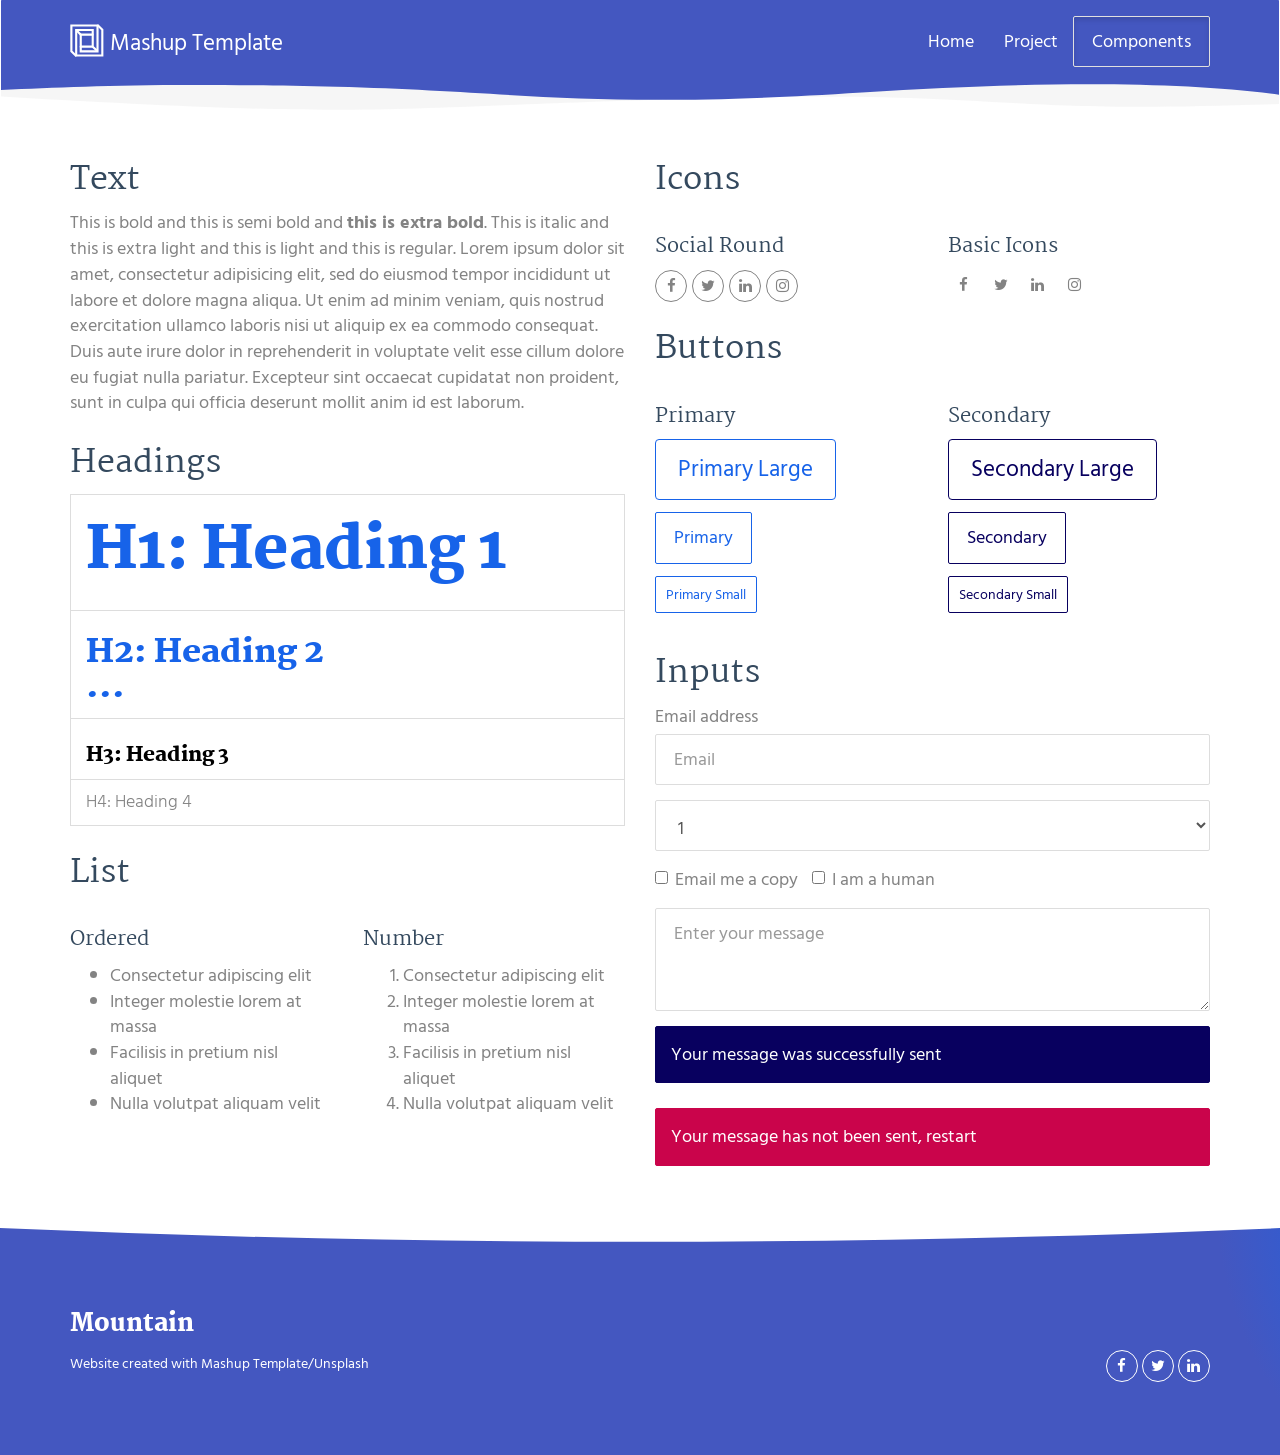
<file: components.html>
<!DOCTYPE html>
<html lang="en">

<head>
  <meta charset="UTF-8">
  <meta content="IE=edge" http-equiv="X-UA-Compatible">
  <meta content="width=device-width,initial-scale=1" name="viewport">
  <meta content="description" name="description">
  <meta name="google" content="notranslate" />
  <meta content="Mashup templates have been developped by Orson.io team" name="author">

  <!-- Disable tap highlight on IE -->
  <meta name="msapplication-tap-highlight" content="no">
  
  
  <link rel="apple-touch-icon" sizes="180x180" href="./assets/apple-icon-180x180.png">
  <link href="./assets/favicon.ico" rel="icon">

  <link href="" rel="stylesheet">


  <title>Title page</title>

<link href="./main.550dcf66.css" rel="stylesheet"></head>

<body> <!-- Add your content of header -->
<header>
  <nav class="navbar navbar-default active">
    <div class="container">
      <div class="navbar-header">
        <button type="button" class="navbar-toggle collapsed" data-toggle="collapse" data-target="#navbar-collapse" aria-expanded="false">
          <span class="sr-only">Toggle navigation</span>
          <span class="icon-bar"></span>
          <span class="icon-bar"></span>
          <span class="icon-bar"></span>
        </button>
        <a class="navbar-brand" href="./index.html" title="">
          <img src="./assets/images/mashup-icon.svg" class="navbar-logo-img" alt="">
          Mashup Template
        </a>
      </div>

      <div class="collapse navbar-collapse" id="navbar-collapse">
        <ul class="nav navbar-nav navbar-right">
          <li><a href="./index.html" title="">Home</a></li>
          <li><a href="./project.html" title="">Project</a></li>
          <li>
            <p>
              <a href="./components.html" class="btn btn-default navbar-btn" title="">Components</a>
            </p>
          </li>

        </ul>
      </div> 
    </div>
  </nav>
</header>

<!-- Add your site or app content here -->
  <div class="container">
    <div class="row">
      <div class="col-xs-12 col-md-6">

        <div class="template-example">
          <h2 class="template-title-example">Text</h2>
          <p>This is bold and this is semi bold and <b>this is extra bold</b>. This is italic and this is extra light and this is light
          and this is regular. Lorem ipsum dolor sit amet, consectetur adipisicing elit, sed do eiusmod
          tempor incididunt ut labore et dolore magna aliqua. Ut enim ad minim veniam,
          quis nostrud exercitation ullamco laboris nisi ut aliquip ex ea commodo
          consequat. Duis aute irure dolor in reprehenderit in voluptate velit esse
          cillum dolore eu fugiat nulla pariatur. Excepteur sint occaecat cupidatat non
          proident, sunt in culpa qui officia deserunt mollit anim id est laborum.
          </p>
        </div>

        <div class="template-example">
          <h2 class="template-title-example">Headings</h2>
          
          <table class="table table-bordered">
            <tr><td><h1>H1: Heading 1</h1></td></tr>
            <tr><td><h2>H2: Heading 2</h2></td></tr>
            <tr><td><h3>H3: Heading 3</h3></td></tr>
            <tr><td><h4>H4: Heading 4</h4></td></tr>
          </table>
        </div>

        <div class="template-example">
          <h2 class="template-title-example">List</h2>
          <div class="row">
            <div class="col-md-6">
              <h3 class="template-title-example">Ordered</h3>
              <ul>
                <li>Consectetur adipiscing elit</li>
                <li>Integer molestie lorem at massa</li>
                <li>Facilisis in pretium nisl aliquet</li>
                <li>Nulla volutpat aliquam velit</li>
              </ul>
            </div>
            <div class="col-md-6">
              <h3 class="template-title-example">Number</h3>
              <ol>
                <li>Consectetur adipiscing elit</li>
                <li>Integer molestie lorem at massa</li>
                <li>Facilisis in pretium nisl aliquet</li>
                <li>Nulla volutpat aliquam velit</li>
              </ol>
            </div>
          </div>
        </div>

        
      </div>

      <div class="col-xs-12 col-md-6">
        <div class="template-example">
          <h2 class="template-title-example">Icons</h2>
          
          <div class="row">
            <div class="col-md-6">
              <h3 class="template-title-example">Social Round</h2>
              <ul class="list-icons">
                <li>
                  <a href="" class="social-round-icon fa-icon">
                    <i class="fa fa-facebook"></i>
                  </a>
                </li>
                <li>
                  <a href="" class="social-round-icon fa-icon">
                    <i class="fa fa-twitter"></i>
                  </a>
                </li>
                <li>
                  <a href="" class="social-round-icon fa-icon">
                    <i class="fa fa-linkedin"></i>
                  </a>
                </li>
                <li>
                  <a href="" class="social-round-icon fa-icon">
                    <i class="fa fa-instagram"></i>
                  </a>
                </li>
              </ul>
            </div>
            <div class="col-md-6">
               <h3 class="template-title-example">Basic Icons</h2>
                <ul class="list-icons">
                  <li>
                    <span class="fa-icon">
                      <i class="fa fa-facebook"></i>
                    </span>
                  </li>
                  <li>
                    <span class="fa-icon">
                      <i class="fa fa-twitter"></i>
                    </span>
                  </li>
                  <li>
                    <span class="fa-icon">
                      <i class="fa fa-linkedin"></i>
                    </span>
                  </li>
                  <li>
                    <span class="fa-icon">
                      <i class="fa fa-instagram"></i>
                    </span>
                  </li>
                </ul>
            </div>

          </div>


          


        </div>

        <div class="template-example">
          <h2 class="template-title-example">Buttons</h2>
          <div class="row">
            <div class="col-md-6">
              <h3 class="template-title-example">Primary</h2>
              <div class="row">
                  <div class="col-md-6">
                  <p><a href="" class="btn btn-primary btn-lg">Primary Large</a></p>
                  <p><a href="" class="btn btn-primary">Primary </a></p>
                  <p><a href="" class="btn btn-primary btn-sm">Primary Small</a></p>
                </div>
              </div>

            </div>

            <div class="col-md-6">
              <h3 class="template-title-example">Secondary</h2>
              <div class="row">
                  <div class="col-md-6">
                  <p><a href="" class="btn btn-info btn-lg">Secondary Large</a></p>
                  <p><a href="" class="btn btn-info">Secondary </a></p>
                  <p><a href="" class="btn btn-info btn-sm">Secondary Small</a></p>
                </div>
              </div>
            </div>
          </div>
        </div>
        
        <div class="template-example">
          <h2 class="template-title-example">Inputs</h2>

            <div class="form-group">
              <label for="exampleInputEmail1">Email address</label>
              <input type="email" class="form-control" id="exampleInputEmail1" placeholder="Email">
            </div>

            <div class="form-group">
              <select class="form-control">
                <option>1</option>
                <option>2</option>
                <option>3</option>
                <option>4</option>
                <option>5</option>
              </select>
            </div>

            <div class="form-group">
              <label class="checkbox-inline">
                <input 
                type="checkbox" id="inlineCheckbox1" value="option1"> Email me a copy
              </label>
              <label class="checkbox-inline">
                <input type="checkbox" id="inlineCheckbox2" value="option2"> I am a human
              </label>
            </div>

            <div class="form-group">
              <textarea class="form-control" rows="3" placeholder="Enter your message"></textarea>
            </div>
            
            <div class="alert alert-success" role="alert">Your message was successfully sent</div>
            <div class="alert alert-danger" role="alert">Your message has not been sent, restart</div>
        </div>




      </div>
    </div>
  </div>

<footer class="footer-container white-text-container">
  <div class="container">
    <div class="row">

     
      <div class="col-xs-12">
        <h3>Mountain</h3>

        <div class="row">
          <div class="col-xs-12 col-sm-7">
            <p><small>Website created with <a href="http://www.mashup-template.com/" title="Create website with free html template">Mashup Template</a>/<a href="https://www.unsplash.com/" title="Beautiful Free Images">Unsplash</a></small>
            </p>
          </div>
          <div class="col-xs-12 col-sm-5">
            <p class="text-right">
              <a href="https://facebook.com/" class="social-round-icon white-round-icon fa-icon" title="">
                <i class="fa fa-facebook" aria-hidden="true"></i>
              </a>
              <a href="https://twitter.com/" class="social-round-icon white-round-icon fa-icon" title="">
                <i class="fa fa-twitter" aria-hidden="true"></i>
              </a>
              <a href="https://www.linkedin.com/" class="social-round-icon white-round-icon fa-icon" title="">
                <i class="fa fa-linkedin" aria-hidden="true"></i>
              </a>
            </p>
          </div>
        </div>
        
        
      </div>
    </div>
  </div>
</footer>

<script>
  document.addEventListener("DOMContentLoaded", function (event) {
    navActivePage();
    scrollRevelation('.reveal');
  });
</script>

<!-- Google Analytics: change UA-XXXXX-X to be your site's ID 

<script>
  (function (i, s, o, g, r, a, m) {
    i['GoogleAnalyticsObject'] = r; i[r] = i[r] || function () {
      (i[r].q = i[r].q || []).push(arguments)
    }, i[r].l = 1 * new Date(); a = s.createElement(o),
      m = s.getElementsByTagName(o)[0]; a.async = 1; a.src = g; m.parentNode.insertBefore(a, m)
  })(window, document, 'script', '//www.google-analytics.com/analytics.js', 'ga');
  ga('create', 'UA-XXXXX-X', 'auto');
  ga('send', 'pageview');
</script>

--> <script type="text/javascript" src="./main.0cf8b554.js"></script></body>

</html>
</file>
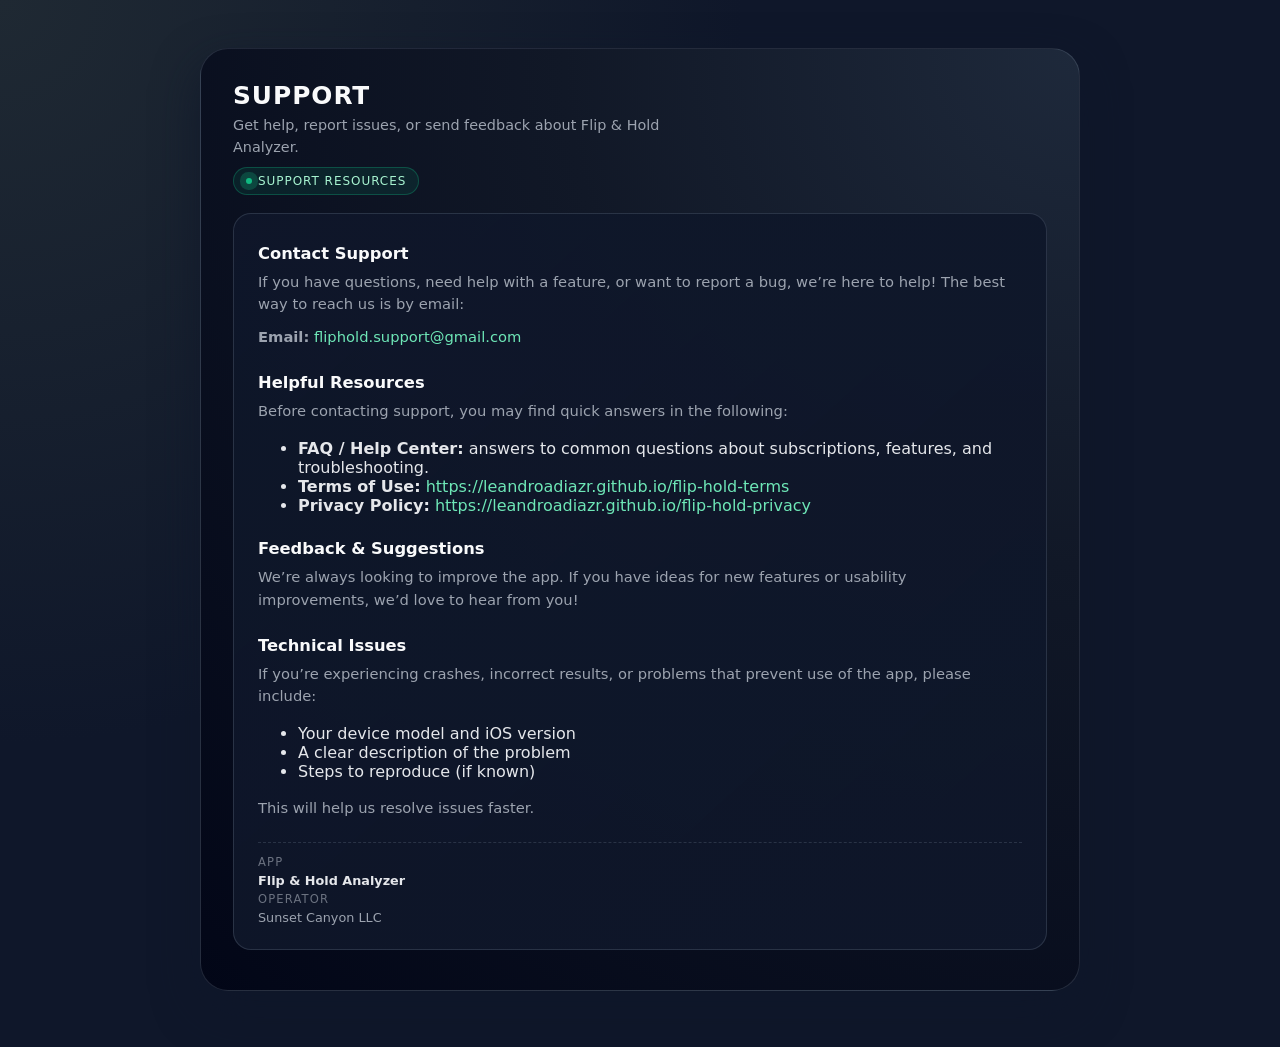
<file: flip-hold-support.html>
<!DOCTYPE html>
<html lang="en">
<head>
  <meta charset="UTF-8" />
  <title>Flip &amp; Hold Analyzer – Support</title>
  <meta name="viewport" content="width=device-width, initial-scale=1" />
  <meta name="description" content="Support page for the Flip &amp; Hold Analyzer mobile application." />
  <style>
    :root {
      --bg: #0f172a;
      --bg-alt: #111827;
      --card: #020617;
      --accent: #10b981;
      --accent-soft: rgba(16, 185, 129, 0.1);
      --fg: #e5e7eb;
      --fg-muted: #9ca3af;
      --border: rgba(148, 163, 184, 0.2);
      --shadow-soft: 0 18px 45px rgba(15, 23, 42, 0.75);
      --radius-lg: 18px;
      --radius-pill: 999px;
    }
    * { box-sizing: border-box; }
    body {
      margin: 0;
      font-family: system-ui, -apple-system, BlinkMacSystemFont, "SF Pro Text",
        "San Francisco", "Segoe UI", sans-serif;
      background: radial-gradient(circle at top left, #1f2933 0, var(--bg) 45%);
      color: var(--fg);
      -webkit-font-smoothing: antialiased;
    }
    .page {
      min-height: 100vh;
      display: flex;
      align-items: flex-start;
      justify-content: center;
      padding: 32px 16px 40px;
    }
    @media (min-width: 768px) {
      .page { align-items: center; padding: 48px 24px 56px; }
    }
    .shell {
      width: 100%;
      max-width: 880px;
      background: radial-gradient(circle at top right, #1e293b 0, var(--bg-alt) 40%, var(--card) 100%);
      border-radius: 28px;
      box-shadow: var(--shadow-soft);
      border: 1px solid var(--border);
      padding: 24px 18px 28px;
      backdrop-filter: blur(18px);
    }
    @media (min-width: 768px) {
      .shell { padding: 32px 32px 40px; }
    }
    header {
      display: flex;
      flex-direction: column;
      gap: 10px;
      margin-bottom: 18px;
    }
    @media (min-width: 640px) {
      header {
        flex-direction: row;
        justify-content: space-between;
        align-items: center;
      }
    }
    .title-block { max-width: 480px; }
    h1 {
      margin: 0 0 4px;
      font-size: 1.55rem;
      letter-spacing: 0.04em;
      text-transform: uppercase;
      color: #f9fafb;
    }
    .subtitle {
      margin: 0;
      font-size: 0.9rem;
      color: var(--fg-muted);
    }
    .pill {
      align-self: flex-start;
      display: inline-flex;
      align-items: center;
      gap: 6px;
      padding: 6px 12px;
      border-radius: var(--radius-pill);
      background: var(--accent-soft);
      border: 1px solid rgba(16, 185, 129, 0.3);
      font-size: 0.75rem;
      text-transform: uppercase;
      letter-spacing: 0.08em;
      color: #a7f3d0;
      margin-top: 8px;
    }
    .pill-dot {
      width: 6px;
      height: 6px;
      border-radius: 50%;
      background: var(--accent);
      box-shadow: 0 0 0 6px rgba(16, 185, 129, 0.25);
    }
    main {
      background: linear-gradient(to bottom right, rgba(15, 23, 42, 0.9), rgba(15, 23, 42, 0.96));
      border-radius: var(--radius-lg);
      padding: 18px 14px 20px;
      border: 1px solid var(--border);
    }
    @media (min-width: 768px) {
      main { padding: 22px 24px 24px; }
    }
    h2 {
      margin: 24px 0 8px;
      font-size: 1.02rem;
      color: #f9fafb;
    }
    h2:first-of-type { margin-top: 8px; }
    p {
      margin: 0 0 10px;
      font-size: 0.92rem;
      line-height: 1.55;
      color: var(--fg-muted);
    }
    a {
      color: #6ee7b7;
      text-decoration: none;
    }
    a:hover { text-decoration: underline; }
    .footer-meta {
      margin-top: 22px;
      padding-top: 12px;
      border-top: 1px dashed var(--border);
      display: flex;
      flex-direction: column;
      gap: 4px;
      font-size: 0.8rem;
      color: var(--fg-muted);
    }
    .footer-meta span.label {
      text-transform: uppercase;
      letter-spacing: 0.1em;
      font-size: 0.72rem;
      color: #6b7280;
    }
    .app-name {
      font-weight: 600;
      color: #e5e7eb;
    }
  </style>
</head>
<body>
  <div class="page">
    <div class="shell">
      <header>
        <div class="title-block">
          <h1>Support</h1>
          <p class="subtitle">
            Get help, report issues, or send feedback about Flip &amp; Hold Analyzer.
          </p>
          <div class="pill">
            <span class="pill-dot"></span>
            <span>Support Resources</span>
          </div>
        </div>
      </header>

      <main>
        <h2>Contact Support</h2>
        <p>
          If you have questions, need help with a feature, or want to report a bug,
          we’re here to help! The best way to reach us is by email:
        </p>
        <p>
          <strong>Email:</strong>
          <a href="mailto:fliphold.support@gmail.com">fliphold.support@gmail.com</a>
        </p>

        <h2>Helpful Resources</h2>
        <p>
          Before contacting support, you may find quick answers in the following:
        </p>
        <ul>
          <li>
            <strong>FAQ / Help Center:</strong>
            answers to common questions about subscriptions, features, and troubleshooting.
          </li>
          <li>
            <strong>Terms of Use:</strong>
            <a href="https://leandroadiazr.github.io/flip-hold-terms" target="_blank" rel="noopener noreferrer">
              https://leandroadiazr.github.io/flip-hold-terms
            </a>
          </li>
          <li>
            <strong>Privacy Policy:</strong>
            <a href="https://leandroadiazr.github.io/flip-hold-privacy" target="_blank" rel="noopener noreferrer">
              https://leandroadiazr.github.io/flip-hold-privacy
            </a>
          </li>
        </ul>

        <h2>Feedback &amp; Suggestions</h2>
        <p>
          We’re always looking to improve the app. If you have ideas for new
          features or usability improvements, we’d love to hear from you!
        </p>

        <h2>Technical Issues</h2>
        <p>
          If you’re experiencing crashes, incorrect results, or problems
          that prevent use of the app, please include:
        </p>
        <ul>
          <li>Your device model and iOS version</li>
          <li>A clear description of the problem</li>
          <li>Steps to reproduce (if known)</li>
        </ul>
        <p>
          This will help us resolve issues faster.
        </p>

        <div class="footer-meta">
          <span class="label">App</span>
          <span><span class="app-name">Flip &amp; Hold Analyzer</span></span>
          <span class="label">Operator</span>
          <span>Sunset Canyon LLC</span>
        </div>
      </main>
    </div>
  </div>
</body>
</html>
</file>
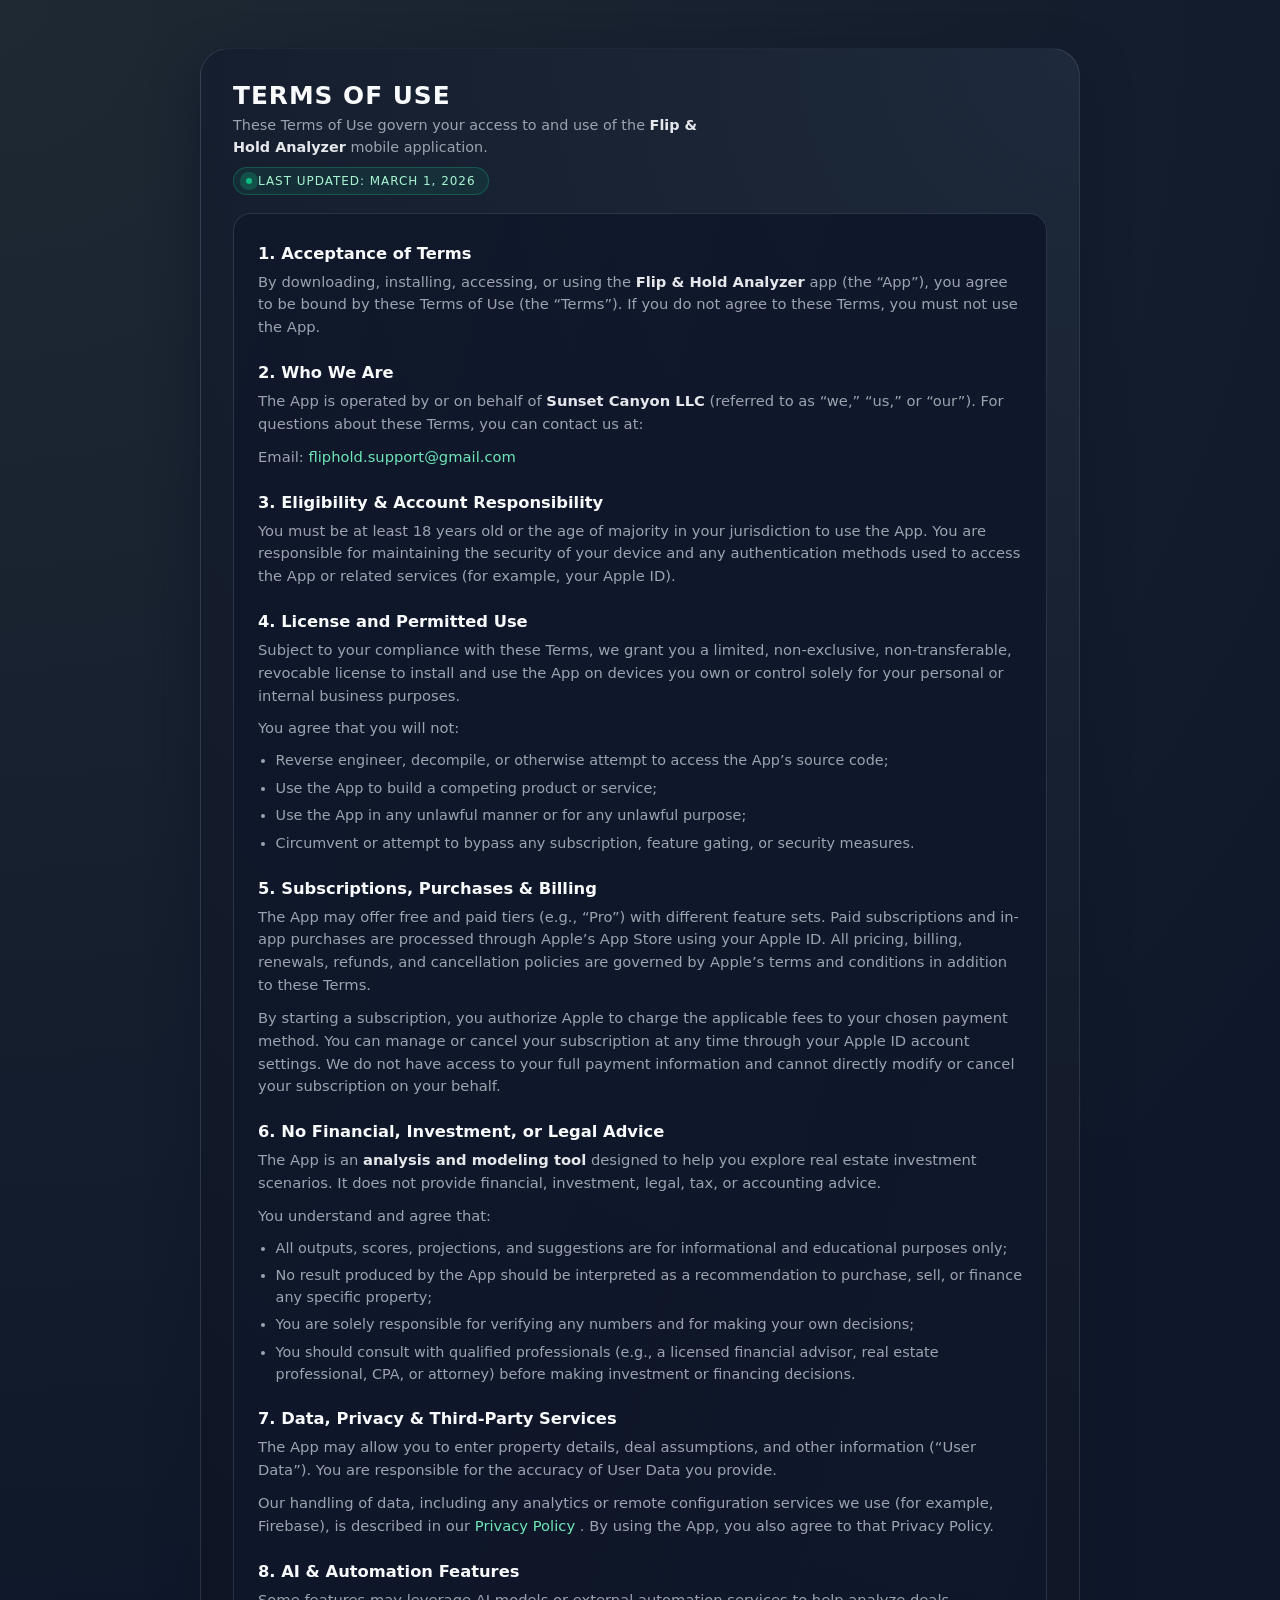
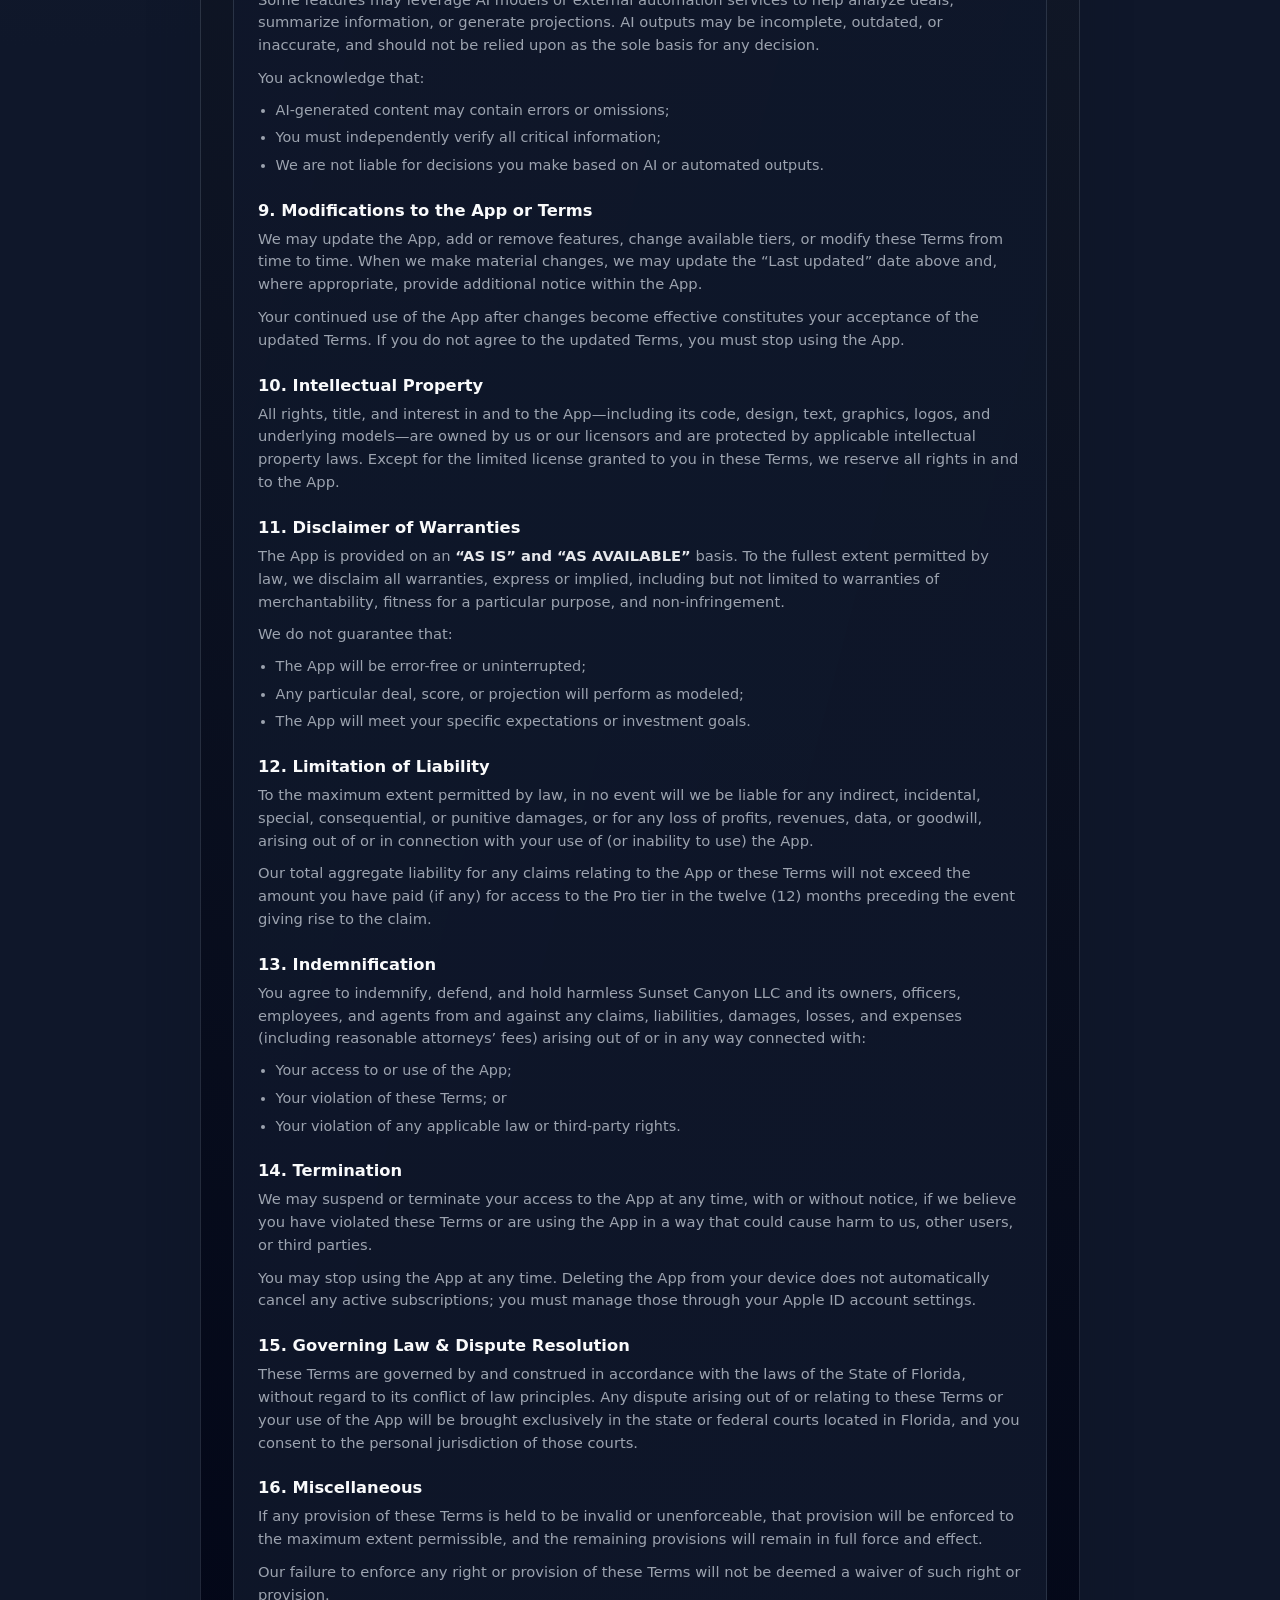
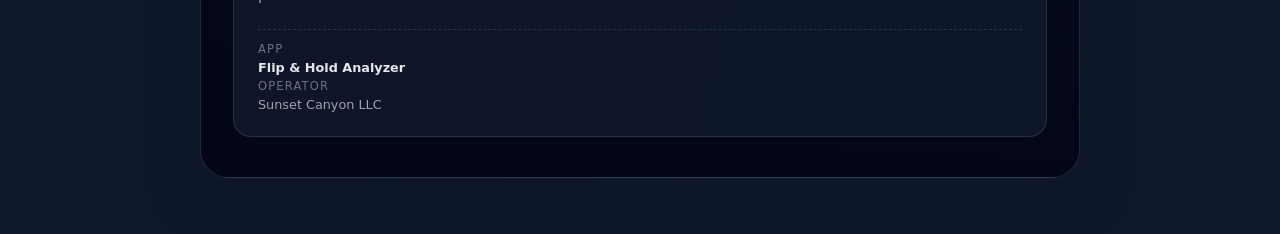
<file: flip-hold-terms.html>
<!DOCTYPE html>
<html lang="en">
<head>
  <meta charset="UTF-8" />
  <title>Flip &amp; Hold Analyzer – Terms of Use</title>
  <meta name="viewport" content="width=device-width, initial-scale=1" />
  <meta name="description" content="Terms of Use for the Flip &amp; Hold Analyzer mobile application." />
  <style>
    :root {
      --bg: #0f172a;
      --bg-alt: #111827;
      --card: #020617;
      --accent: #10b981;
      --accent-soft: rgba(16, 185, 129, 0.1);
      --fg: #e5e7eb;
      --fg-muted: #9ca3af;
      --border: rgba(148, 163, 184, 0.2);
      --shadow-soft: 0 18px 45px rgba(15, 23, 42, 0.75);
      --radius-lg: 18px;
      --radius-pill: 999px;
    }

    * {
      box-sizing: border-box;
    }

    body {
      margin: 0;
      font-family: system-ui, -apple-system, BlinkMacSystemFont, "SF Pro Text",
        "San Francisco", "Segoe UI", sans-serif;
      background: radial-gradient(circle at top left, #1f2933 0, var(--bg) 45%);
      color: var(--fg);
      -webkit-font-smoothing: antialiased;
    }

    .page {
      min-height: 100vh;
      display: flex;
      align-items: flex-start;
      justify-content: center;
      padding: 32px 16px 40px;
    }

    @media (min-width: 768px) {
      .page {
        align-items: center;
        padding: 48px 24px 56px;
      }
    }

    .shell {
      width: 100%;
      max-width: 880px;
      background: radial-gradient(circle at top right, #1e293b 0, var(--bg-alt) 40%, var(--card) 100%);
      border-radius: 28px;
      box-shadow: var(--shadow-soft);
      border: 1px solid var(--border);
      padding: 24px 18px 28px;
      backdrop-filter: blur(18px);
    }

    @media (min-width: 768px) {
      .shell {
        padding: 32px 32px 40px;
      }
    }

    header {
      display: flex;
      flex-direction: column;
      gap: 10px;
      margin-bottom: 18px;
    }

    @media (min-width: 640px) {
      header {
        flex-direction: row;
        justify-content: space-between;
        align-items: center;
      }
    }

    .title-block {
      max-width: 480px;
    }

    h1 {
      margin: 0 0 4px;
      font-size: 1.55rem;
      letter-spacing: 0.04em;
      text-transform: uppercase;
      color: #f9fafb;
    }

    .subtitle {
      margin: 0;
      font-size: 0.9rem;
      color: var(--fg-muted);
    }

    .pill {
      align-self: flex-start;
      display: inline-flex;
      align-items: center;
      gap: 6px;
      padding: 6px 12px;
      border-radius: var(--radius-pill);
      background: var(--accent-soft);
      border: 1px solid rgba(16, 185, 129, 0.3);
      font-size: 0.75rem;
      text-transform: uppercase;
      letter-spacing: 0.08em;
      color: #a7f3d0;
      margin-top: 8px;
    }

    .pill-dot {
      width: 6px;
      height: 6px;
      border-radius: 50%;
      background: var(--accent);
      box-shadow: 0 0 0 6px rgba(16, 185, 129, 0.25);
    }

    main {
      background: linear-gradient(to bottom right, rgba(15, 23, 42, 0.9), rgba(15, 23, 42, 0.96));
      border-radius: var(--radius-lg);
      padding: 18px 14px 20px;
      border: 1px solid var(--border);
    }

    @media (min-width: 768px) {
      main {
        padding: 22px 24px 24px;
      }
    }

    h2 {
      margin: 24px 0 8px;
      font-size: 1.02rem;
      color: #f9fafb;
    }

    h2:first-of-type {
      margin-top: 8px;
    }

    p {
      margin: 0 0 10px;
      font-size: 0.92rem;
      line-height: 1.55;
      color: var(--fg-muted);
    }

    ul {
      margin: 0 0 10px 1.1rem;
      padding: 0;
      color: var(--fg-muted);
    }

    ul li {
      margin: 0 0 6px;
      font-size: 0.9rem;
      line-height: 1.5;
    }

    strong {
      color: #e5e7eb;
    }

    a {
      color: #6ee7b7;
      text-decoration: none;
    }

    a:hover {
      text-decoration: underline;
    }

    .footer-meta {
      margin-top: 22px;
      padding-top: 12px;
      border-top: 1px dashed var(--border);
      display: flex;
      flex-direction: column;
      gap: 4px;
      font-size: 0.8rem;
      color: var(--fg-muted);
    }

    .footer-meta span.label {
      text-transform: uppercase;
      letter-spacing: 0.1em;
      font-size: 0.72rem;
      color: #6b7280;
    }

    .app-name {
      font-weight: 600;
      color: #e5e7eb;
    }
  </style>
</head>
<body>
  <div class="page">
    <div class="shell">
      <header>
        <div class="title-block">
          <h1>Terms of Use</h1>
          <p class="subtitle">
            These Terms of Use govern your access to and use of the
            <span class="app-name">Flip &amp; Hold Analyzer</span> mobile application.
          </p>
          <div class="pill">
            <span class="pill-dot"></span>
            <span>Last updated: March 1, 2026</span>
          </div>
        </div>
      </header>

      <main>
        <h2>1. Acceptance of Terms</h2>
        <p>
          By downloading, installing, accessing, or using the
          <span class="app-name">Flip &amp; Hold Analyzer</span> app (the
          &ldquo;App&rdquo;), you agree to be bound by these Terms of Use (the
          &ldquo;Terms&rdquo;). If you do not agree to these Terms, you must not
          use the App.
        </p>

        <h2>2. Who We Are</h2>
        <p>
          The App is operated by or on behalf of
          <strong>Sunset Canyon LLC</strong> (referred to as &ldquo;we,&rdquo;
          &ldquo;us,&rdquo; or &ldquo;our&rdquo;). For questions about these Terms,
          you can contact us at:
        </p>
        <p>
          Email:
          <a href="mailto:fliphold.support@gmail.com">fliphold.support@gmail.com</a>
        </p>

        <h2>3. Eligibility &amp; Account Responsibility</h2>
        <p>
          You must be at least 18 years old or the age of majority in your
          jurisdiction to use the App. You are responsible for maintaining the
          security of your device and any authentication methods used to access
          the App or related services (for example, your Apple ID).
        </p>

        <h2>4. License and Permitted Use</h2>
        <p>
          Subject to your compliance with these Terms, we grant you a limited,
          non-exclusive, non-transferable, revocable license to install and use
          the App on devices you own or control solely for your personal or
          internal business purposes.
        </p>
        <p>You agree that you will not:</p>
        <ul>
          <li>Reverse engineer, decompile, or otherwise attempt to access the App&rsquo;s source code;</li>
          <li>Use the App to build a competing product or service;</li>
          <li>Use the App in any unlawful manner or for any unlawful purpose;</li>
          <li>Circumvent or attempt to bypass any subscription, feature gating, or security measures.</li>
        </ul>

        <h2>5. Subscriptions, Purchases &amp; Billing</h2>
        <p>
          The App may offer free and paid tiers (e.g., &ldquo;Pro&rdquo;) with
          different feature sets. Paid subscriptions and in-app purchases are
          processed through Apple&rsquo;s App Store using your Apple ID. All
          pricing, billing, renewals, refunds, and cancellation policies are
          governed by Apple&rsquo;s terms and conditions in addition to these
          Terms.
        </p>
        <p>
          By starting a subscription, you authorize Apple to charge the
          applicable fees to your chosen payment method. You can manage or
          cancel your subscription at any time through your Apple ID account
          settings. We do not have access to your full payment information and
          cannot directly modify or cancel your subscription on your behalf.
        </p>

        <h2>6. No Financial, Investment, or Legal Advice</h2>
        <p>
          The App is an <strong>analysis and modeling tool</strong> designed to
          help you explore real estate investment scenarios. It does not provide
          financial, investment, legal, tax, or accounting advice.
        </p>
        <p>
          You understand and agree that:
        </p>
        <ul>
          <li>All outputs, scores, projections, and suggestions are for informational and educational purposes only;</li>
          <li>No result produced by the App should be interpreted as a recommendation to purchase, sell, or finance any specific property;</li>
          <li>You are solely responsible for verifying any numbers and for making your own decisions;</li>
          <li>You should consult with qualified professionals (e.g., a licensed financial advisor, real estate professional, CPA, or attorney) before making investment or financing decisions.</li>
        </ul>

        <h2>7. Data, Privacy &amp; Third-Party Services</h2>
        <p>
          The App may allow you to enter property details, deal assumptions, and
          other information (&ldquo;User Data&rdquo;). You are responsible for
          the accuracy of User Data you provide.
        </p>
        <p>
          Our handling of data, including any analytics or remote configuration
          services we use (for example, Firebase), is described in our
          <a href="https://leandroadiazr.github.io/flip-hold-privacy" target="_blank" rel="noopener noreferrer">
            Privacy Policy
          </a>. By using the App, you also agree to that Privacy Policy.
        </p>

        <h2>8. AI &amp; Automation Features</h2>
        <p>
          Some features may leverage AI models or external automation services
          to help analyze deals, summarize information, or generate projections.
          AI outputs may be incomplete, outdated, or inaccurate, and should not
          be relied upon as the sole basis for any decision.
        </p>
        <p>
          You acknowledge that:
        </p>
        <ul>
          <li>AI-generated content may contain errors or omissions;</li>
          <li>You must independently verify all critical information;</li>
          <li>We are not liable for decisions you make based on AI or automated outputs.</li>
        </ul>

        <h2>9. Modifications to the App or Terms</h2>
        <p>
          We may update the App, add or remove features, change available tiers,
          or modify these Terms from time to time. When we make material
          changes, we may update the &ldquo;Last updated&rdquo; date above and,
          where appropriate, provide additional notice within the App.
        </p>
        <p>
          Your continued use of the App after changes become effective
          constitutes your acceptance of the updated Terms. If you do not agree
          to the updated Terms, you must stop using the App.
        </p>

        <h2>10. Intellectual Property</h2>
        <p>
          All rights, title, and interest in and to the App—including its code,
          design, text, graphics, logos, and underlying models—are owned by us
          or our licensors and are protected by applicable intellectual
          property laws. Except for the limited license granted to you in these
          Terms, we reserve all rights in and to the App.
        </p>

        <h2>11. Disclaimer of Warranties</h2>
        <p>
          The App is provided on an <strong>&ldquo;AS IS&rdquo; and
          &ldquo;AS AVAILABLE&rdquo;</strong> basis. To the fullest extent
          permitted by law, we disclaim all warranties, express or implied,
          including but not limited to warranties of merchantability, fitness
          for a particular purpose, and non-infringement.
        </p>
        <p>
          We do not guarantee that:
        </p>
        <ul>
          <li>The App will be error-free or uninterrupted;</li>
          <li>Any particular deal, score, or projection will perform as modeled;</li>
          <li>The App will meet your specific expectations or investment goals.</li>
        </ul>

        <h2>12. Limitation of Liability</h2>
        <p>
          To the maximum extent permitted by law, in no event will we be liable
          for any indirect, incidental, special, consequential, or punitive
          damages, or for any loss of profits, revenues, data, or goodwill,
          arising out of or in connection with your use of (or inability to use)
          the App.
        </p>
        <p>
          Our total aggregate liability for any claims relating to the App or
          these Terms will not exceed the amount you have paid (if any) for
          access to the Pro tier in the twelve (12) months preceding the event
          giving rise to the claim.
        </p>

        <h2>13. Indemnification</h2>
        <p>
          You agree to indemnify, defend, and hold harmless Sunset Canyon LLC
          and its owners, officers, employees, and agents from and against any
          claims, liabilities, damages, losses, and expenses (including
          reasonable attorneys&rsquo; fees) arising out of or in any way
          connected with:
        </p>
        <ul>
          <li>Your access to or use of the App;</li>
          <li>Your violation of these Terms; or</li>
          <li>Your violation of any applicable law or third-party rights.</li>
        </ul>

        <h2>14. Termination</h2>
        <p>
          We may suspend or terminate your access to the App at any time, with
          or without notice, if we believe you have violated these Terms or are
          using the App in a way that could cause harm to us, other users, or
          third parties.
        </p>
        <p>
          You may stop using the App at any time. Deleting the App from your
          device does not automatically cancel any active subscriptions; you
          must manage those through your Apple ID account settings.
        </p>

        <h2>15. Governing Law &amp; Dispute Resolution</h2>
        <p>
          These Terms are governed by and construed in accordance with the laws
          of the State of Florida, without regard to its conflict of law
          principles. Any dispute arising out of or relating to these Terms or
          your use of the App will be brought exclusively in the state or
          federal courts located in Florida, and you consent to the personal
          jurisdiction of those courts.
        </p>

        <h2>16. Miscellaneous</h2>
        <p>
          If any provision of these Terms is held to be invalid or
          unenforceable, that provision will be enforced to the maximum extent
          permissible, and the remaining provisions will remain in full force
          and effect.
        </p>
        <p>
          Our failure to enforce any right or provision of these Terms will not
          be deemed a waiver of such right or provision.
        </p>

        <div class="footer-meta">
          <span class="label">App</span>
          <span><span class="app-name">Flip &amp; Hold Analyzer</span></span>
          <span class="label">Operator</span>
          <span>Sunset Canyon LLC</span>
        </div>
      </main>
    </div>
  </div>
</body>
</html>
</file>
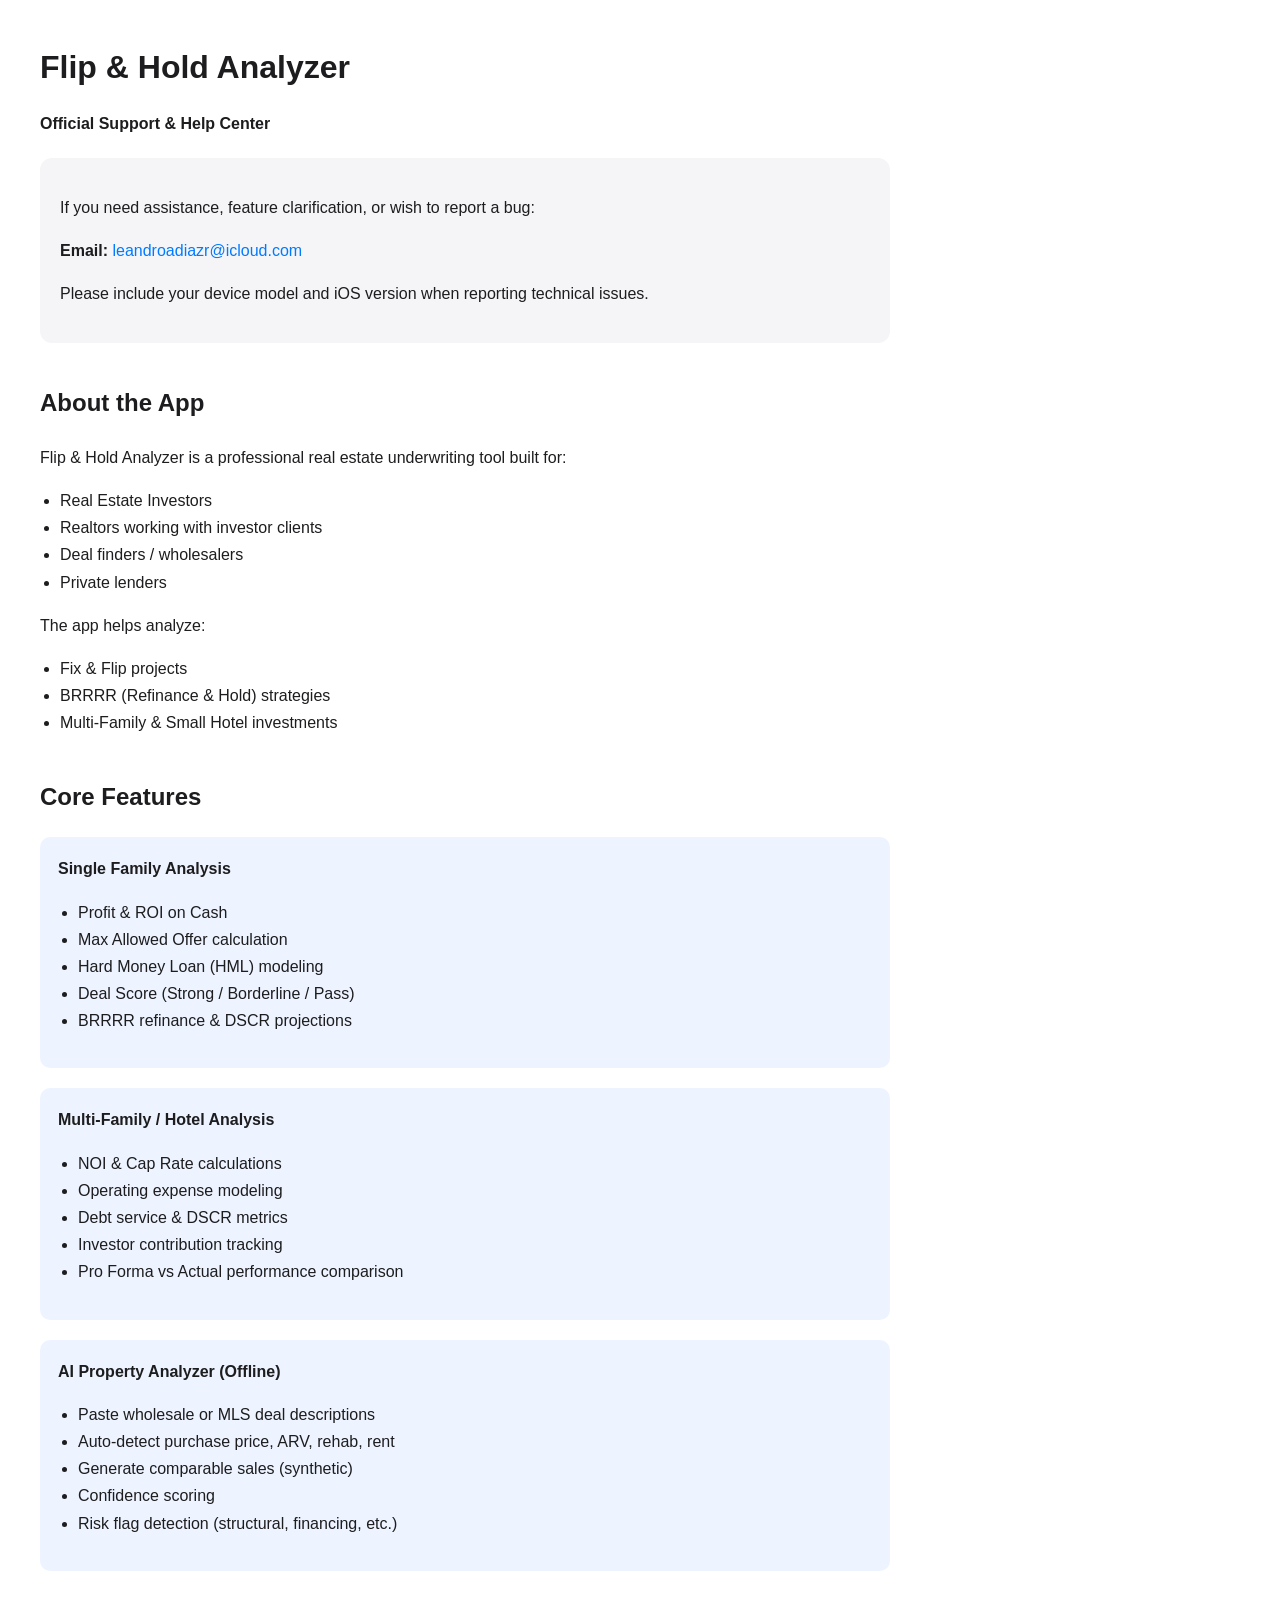
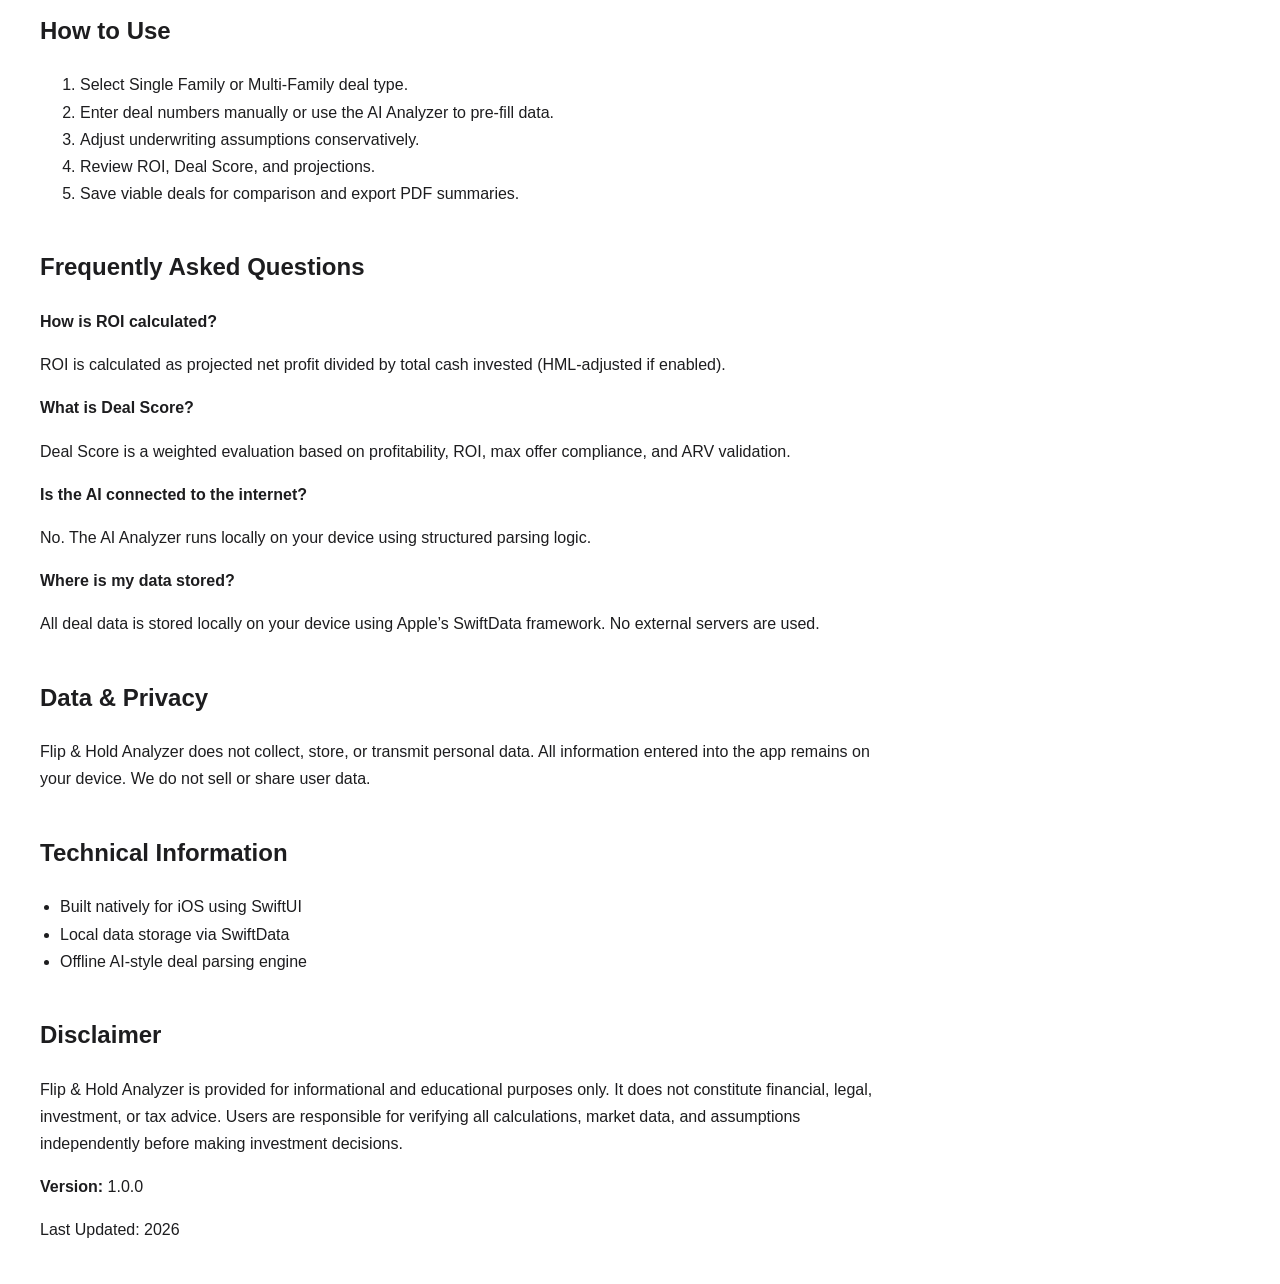
<file: flipsupport.html>
<!DOCTYPE html>
<html>
<head>
    <meta charset="UTF-8">
    <title>Flip & Hold Analyzer – Support</title>
    <meta name="viewport" content="width=device-width, initial-scale=1.0">
    <style>
        body {
            font-family: -apple-system, BlinkMacSystemFont, sans-serif;
            margin: 40px;
            max-width: 850px;
            line-height: 1.7;
            color: #1d1d1f;
        }
        h1 { margin-bottom: 0; }
        h2 { margin-top: 40px; }
        a { color: #007AFF; text-decoration: none; }
        .box {
            background: #f5f5f7;
            padding: 20px;
            border-radius: 12px;
            margin-top: 20px;
        }
        .highlight {
            background: #eef4ff;
            padding: 18px;
            border-radius: 10px;
            margin-top: 20px;
        }
        ul { padding-left: 20px; }
    </style>
</head>
<body>

<h1>Flip & Hold Analyzer</h1>
<p><strong>Official Support & Help Center</strong></p>

<div class="box">
    <p>If you need assistance, feature clarification, or wish to report a bug:</p>
    <p><strong>Email:</strong> <a href="mailto:leandroadiazr@icloud.com">leandroadiazr@icloud.com</a></p>
    <p>Please include your device model and iOS version when reporting technical issues.</p>
</div>

<h2>About the App</h2>
<p>
Flip & Hold Analyzer is a professional real estate underwriting tool built for:
</p>

<ul>
    <li>Real Estate Investors</li>
    <li>Realtors working with investor clients</li>
    <li>Deal finders / wholesalers</li>
    <li>Private lenders</li>
</ul>

<p>
The app helps analyze:
</p>

<ul>
    <li>Fix & Flip projects</li>
    <li>BRRRR (Refinance & Hold) strategies</li>
    <li>Multi-Family & Small Hotel investments</li>
</ul>

<h2>Core Features</h2>

<div class="highlight">
<strong>Single Family Analysis</strong>
<ul>
    <li>Profit & ROI on Cash</li>
    <li>Max Allowed Offer calculation</li>
    <li>Hard Money Loan (HML) modeling</li>
    <li>Deal Score (Strong / Borderline / Pass)</li>
    <li>BRRRR refinance & DSCR projections</li>
</ul>
</div>

<div class="highlight">
<strong>Multi-Family / Hotel Analysis</strong>
<ul>
    <li>NOI & Cap Rate calculations</li>
    <li>Operating expense modeling</li>
    <li>Debt service & DSCR metrics</li>
    <li>Investor contribution tracking</li>
    <li>Pro Forma vs Actual performance comparison</li>
</ul>
</div>

<div class="highlight">
<strong>AI Property Analyzer (Offline)</strong>
<ul>
    <li>Paste wholesale or MLS deal descriptions</li>
    <li>Auto-detect purchase price, ARV, rehab, rent</li>
    <li>Generate comparable sales (synthetic)</li>
    <li>Confidence scoring</li>
    <li>Risk flag detection (structural, financing, etc.)</li>
</ul>
</div>

<h2>How to Use</h2>
<ol>
    <li>Select Single Family or Multi-Family deal type.</li>
    <li>Enter deal numbers manually or use the AI Analyzer to pre-fill data.</li>
    <li>Adjust underwriting assumptions conservatively.</li>
    <li>Review ROI, Deal Score, and projections.</li>
    <li>Save viable deals for comparison and export PDF summaries.</li>
</ol>

<h2>Frequently Asked Questions</h2>

<strong>How is ROI calculated?</strong>
<p>
ROI is calculated as projected net profit divided by total cash invested (HML-adjusted if enabled).
</p>

<strong>What is Deal Score?</strong>
<p>
Deal Score is a weighted evaluation based on profitability, ROI, max offer compliance, and ARV validation.
</p>

<strong>Is the AI connected to the internet?</strong>
<p>
No. The AI Analyzer runs locally on your device using structured parsing logic.
</p>

<strong>Where is my data stored?</strong>
<p>
All deal data is stored locally on your device using Apple’s SwiftData framework. No external servers are used.
</p>

<h2>Data & Privacy</h2>
<p>
Flip & Hold Analyzer does not collect, store, or transmit personal data.
All information entered into the app remains on your device.
We do not sell or share user data.
</p>

<h2>Technical Information</h2>
<ul>
    <li>Built natively for iOS using SwiftUI</li>
    <li>Local data storage via SwiftData</li>
    <li>Offline AI-style deal parsing engine</li>
</ul>

<h2>Disclaimer</h2>
<p>
Flip & Hold Analyzer is provided for informational and educational purposes only.
It does not constitute financial, legal, investment, or tax advice.
Users are responsible for verifying all calculations, market data,
and assumptions independently before making investment decisions.
</p>

<p><strong>Version:</strong> 1.0.0</p>
<p>Last Updated: 2026</p>

</body>
</html>
</file>
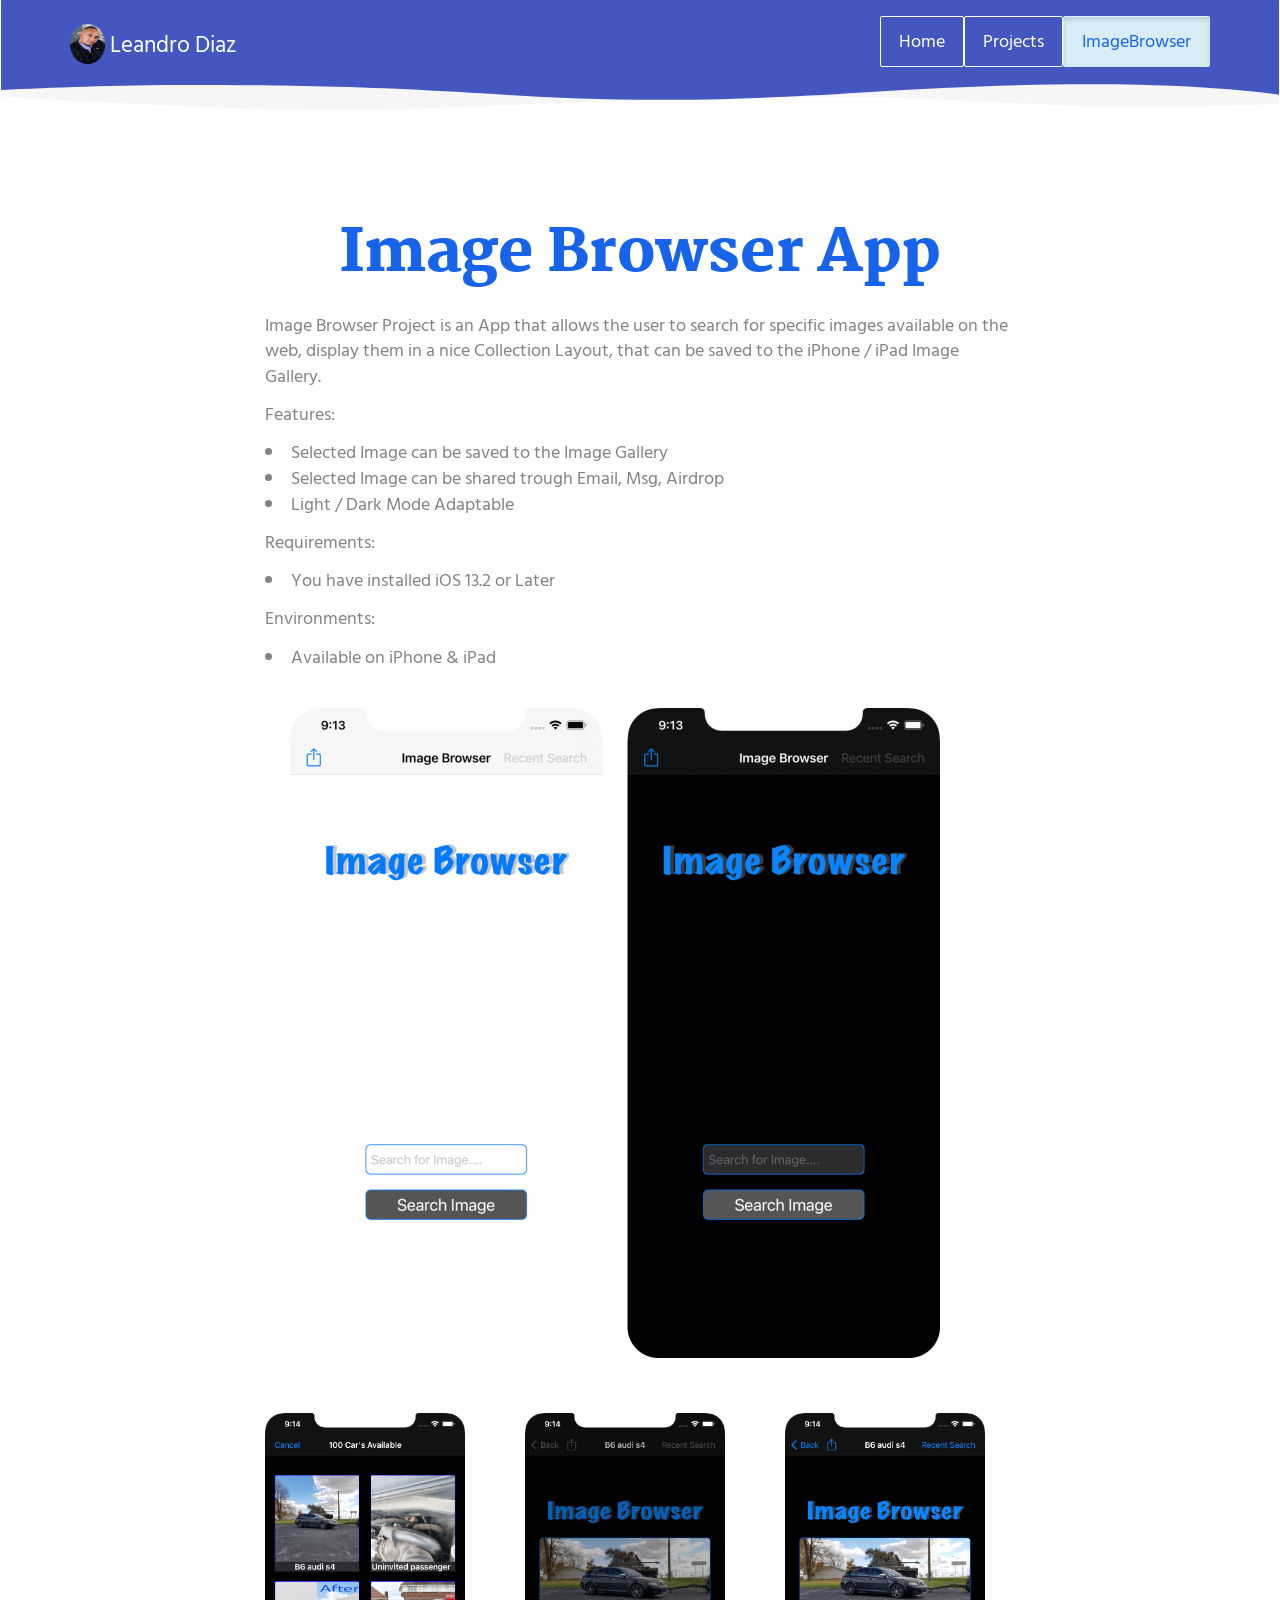
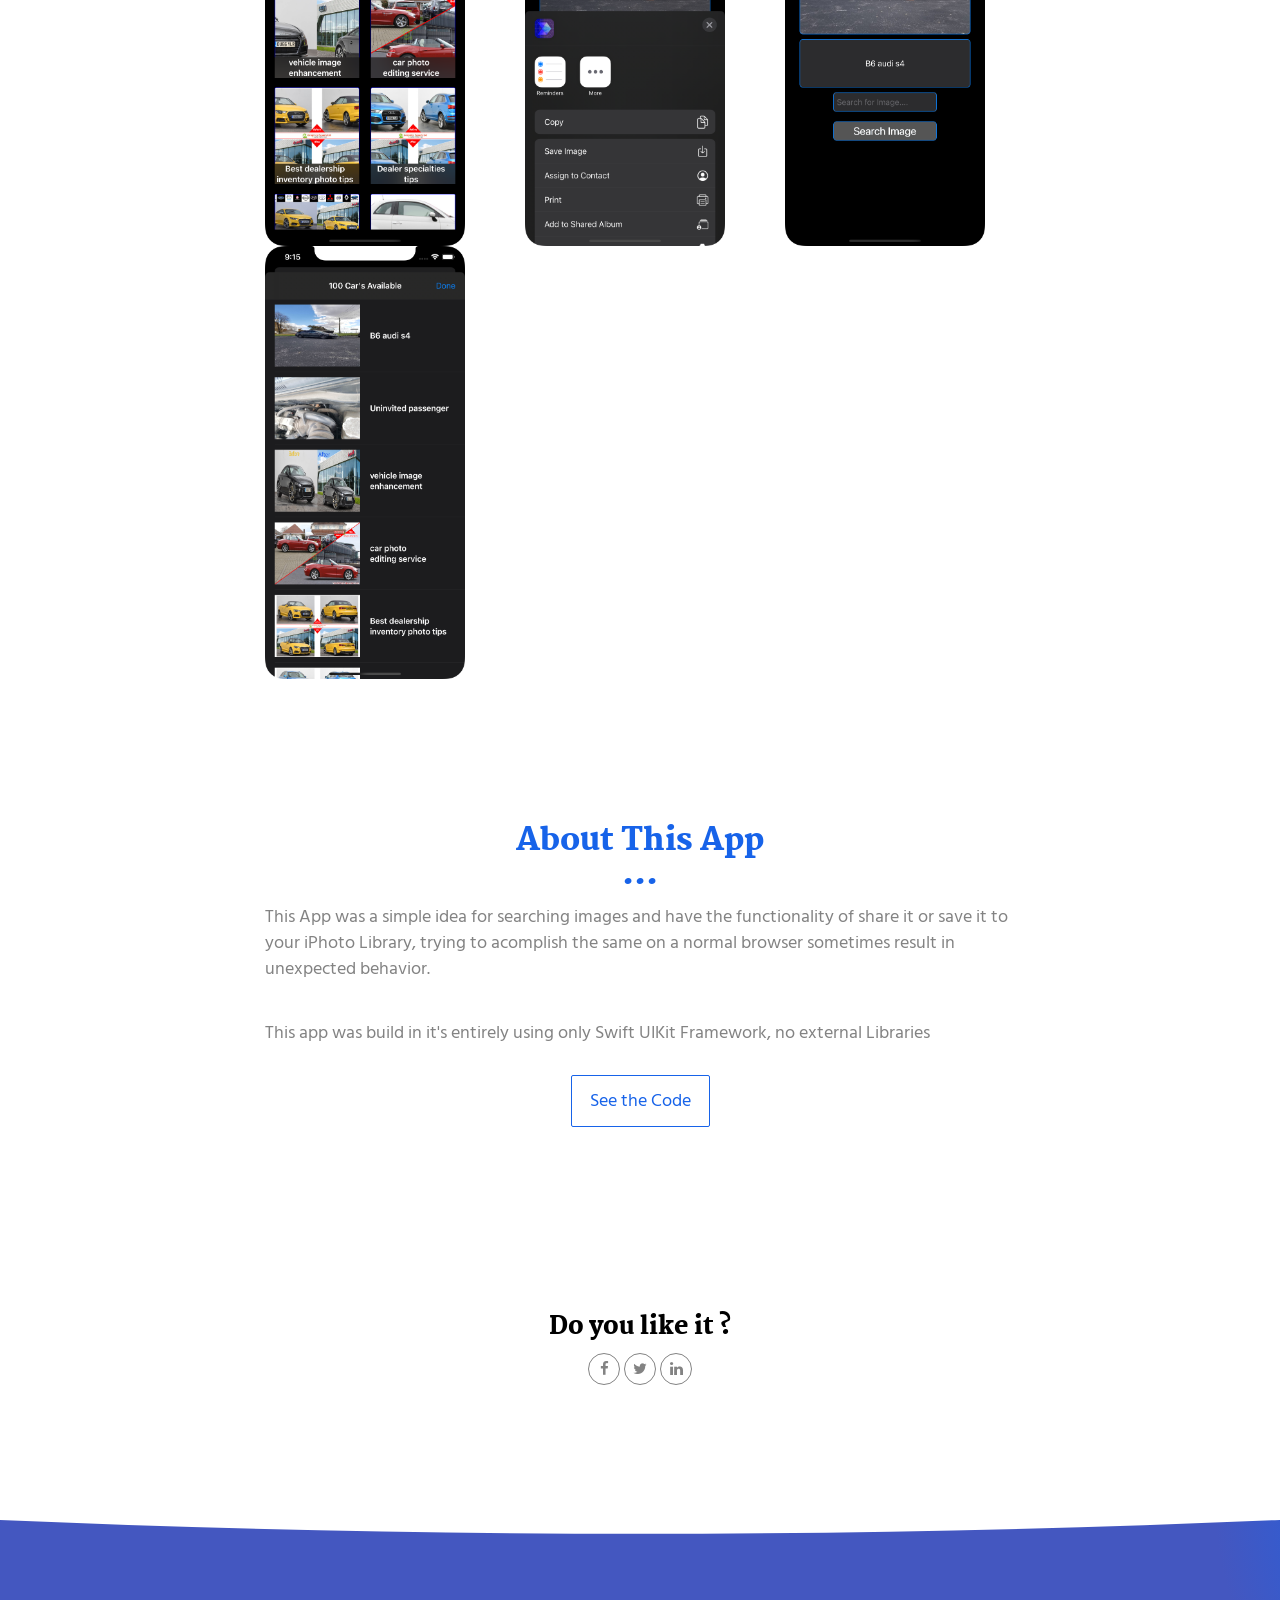
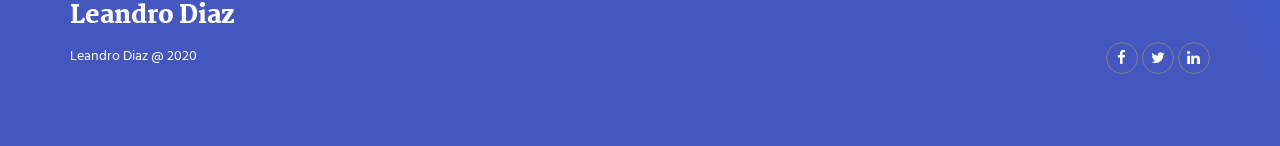
<file: imgBrowser.html>
<!DOCTYPE html>
<html lang="en">

<head>
  <meta charset="UTF-8">
  <meta content="IE=edge" http-equiv="X-UA-Compatible">
  <meta content="width=device-width,initial-scale=1" name="viewport">
  <meta content="description" name="description">
  <meta name="google" content="notranslate" />

  <link rel="apple-touch-icon" sizes="180x180" href="./assets/apple-icon-180x180.png">
  <link href="./assets/favicon.ico" rel="icon">

  <link href="" rel="stylesheet">


  <title>ImgBroswer App</title>

<link href="./main.550dcf66.css" rel="stylesheet"></head>

<body>
<header>
  <nav class="navbar navbar-default active">
    <div class="container">
      <div class="navbar-header">
        <button type="button" class="navbar-toggle collapsed" data-toggle="collapse" data-target="#navbar-collapse" aria-expanded="false">
          <span class="sr-only">Toggle navigation</span>
          <span class="icon-bar"></span>
          <span class="icon-bar"></span>
          <span class="icon-bar"></span>
        </button>
        <a class="navbar-brand" href="./index.html" title="">
          <img src="./assets/images/minilogo.png" class="navbar-logo-img" alt="", width="35", height="40">
          Leandro Diaz
        </a>
      </div>

      <div class="collapse navbar-collapse" id="navbar-collapse">
        <ul class="nav navbar-nav navbar-right">
          <li>
            <p>
            <a href="./index.html" class="btn btn-default navbar-btn" title="">Home</a>
          </p>
        </li>
          <li>
            <p>
            <a href="./project.html" class="btn btn-default navbar-btn" title="">Projects</a>
          </p>
        </li>
        <li>
          <p>
          <a href="./imgBrowser.html" class="btn bg-info navbar-btn" title="">ImageBrowser</a>
        </p>
      </li>

        </ul>
      </div>
    </div>
  </nav>
</header>

<div class="section-container">
    <div class="container">
      <div class="row">
        <div class="col-xs-12 col-md-8 col-md-offset-2">
          <h1 class="text-center">Image Browser App</h1>
          <p>
            Image Browser Project is an App that allows the user to search for specific images available on the web, display them in a nice Collection Layout, that can be saved to the iPhone / iPad Image Gallery.
          </p>
            <p>
              Features:

              <li>Selected Image can be saved to the Image Gallery </li>
              <li>Selected Image can be shared trough Email, Msg, Airdrop </li>
              <li>Light / Dark Mode Adaptable</li>
            </p>
            <p>
              Requirements:
              <li>You have installed iOS 13.2 or Later</li>
            </p>
            <p>Environments: </p>
            <li>Available on iPhone & iPad</li>

          </p>


          <div class="section-container-spacer">
            <img src="./assets/images/imgBrowser/Collage_Fotor.png" alt="" class="img-responsive reveal-content" data-action="zoom" width="700" height="350">
          </div>

          <div class="row">
            <div class="col-xs-4">
              <img src="./assets/images/imgBrowser/search deta.png" alt="" class="img-responsive reveal-content" data-action="zoom" width="200" height="200">
            </div>
            <div class="col-xs-4">
              <img src="./assets/images/imgBrowser/share.png" alt="" class="img-responsive reveal-content" data-action="zoom" width="200" height="200">
            </div>
            <div class="col-xs-4">
              <img src="./assets/images/imgBrowser/selected.png" alt="" class="img-responsive reveal-content" data-action="zoom" width="200" height="200">
            </div>
            <div class="col-xs-4">
              <img src="./assets/images/imgBrowser/recents.png" alt="" class="img-responsive reveal-content" data-action="zoom" width="200" height="200">
            </div>

          </div>
       </div>
      </div>
    </div>
  </div>

  <div class="section-container">
    <div class="container">
      <div class="row section-container-spacer">
        <div class="col-xs-12 col-md-8 col-md-offset-2">
          <h2 class="text-center">About This App</h2>
          <div class="section-container-spacer">
            <p>This App was a simple idea for searching images and have the functionality of share it or save it to your iPhoto Library, trying to acomplish the same on a normal browser sometimes result in unexpected behavior.</p>
            <br>
            <p>This app was build in it's entirely using only Swift UIKit Framework, no external Libraries</p>
          </div>
          <p class="text-center">
            <a href="https://youtu.be/TfZc2vB-F0M" class="btn btn-primary" title="">
              See the Code
            </a>
            </p>
        </div>
      </div>
    </div>
  </div>

  <div class="section-container">
    <div class="container text-center">
      <div class="row section-container-spacer">
        <div class="col-xs-12 col-md-12">

          <h3>Do you like it ?</h3>
          <p>
            <a href="https://www.facebook.com/mydhstudio/" class="social-round-icon fa-icon" title="">
              <i class="fa fa-facebook" aria-hidden="true"></i>
            </a>
            <a href="https://twitter.com/leandrodiazr" class="social-round-icon fa-icon" title="">
              <i class="fa fa-twitter" aria-hidden="true"></i>
            </a>
            <a href="https://www.linkedin.com/in/leandroadiazr/" class="social-round-icon fa-icon" title="">
              <i class="fa fa-linkedin" aria-hidden="true"></i>
            </a>
          </p>
        </div>
      </div>

    </div>
  </div>

<footer class="footer-container white-text-container">
  <div class="container">
    <div class="row">


      <div class="col-xs-12">
        <h3>Leandro Diaz</h3>

        <div class="row">
          <div class="col-xs-12 col-sm-7">
            <p>
              <small><a href href="https://leandroadiazr.github.io/" title="">Leandro Diaz @ 2020</a></small>
            </p>
          </div>
          <div class="col-xs-12 col-sm-5">
            <p class="text-right">
              <a href="https://www.facebook.com/mydhstudio/" class="social-round-icon fa-icon" title="">
                <i class="fa fa-facebook" aria-hidden="true"></i>
              </a>
              <a href="https://twitter.com/leandrodiazr" class="social-round-icon fa-icon" title="">
                <i class="fa fa-twitter" aria-hidden="true"></i>
              </a>
              <a href="https://www.linkedin.com/in/leandroadiazr/" class="social-round-icon fa-icon" title="">
                <i class="fa fa-linkedin" aria-hidden="true"></i>
              </a>
            </p>
          </div>
        </div>


      </div>
    </div>
  </div>
</footer>

<script>
  document.addEventListener("DOMContentLoaded", function (event) {
    navActivePage();
    scrollRevelation('.reveal');
  });
</script>

<!-- Google Analytics: change UA-XXXXX-X to be your site's ID

<script>
  (function (i, s, o, g, r, a, m) {
    i['GoogleAnalyticsObject'] = r; i[r] = i[r] || function () {
      (i[r].q = i[r].q || []).push(arguments)
    }, i[r].l = 1 * new Date(); a = s.createElement(o),
      m = s.getElementsByTagName(o)[0]; a.async = 1; a.src = g; m.parentNode.insertBefore(a, m)
  })(window, document, 'script', '//www.google-analytics.com/analytics.js', 'ga');
  ga('create', 'UA-XXXXX-X', 'auto');
  ga('send', 'pageview');
</script>

--> <script type="text/javascript" src="./main.0cf8b554.js"></script></body>

</html>
</file>
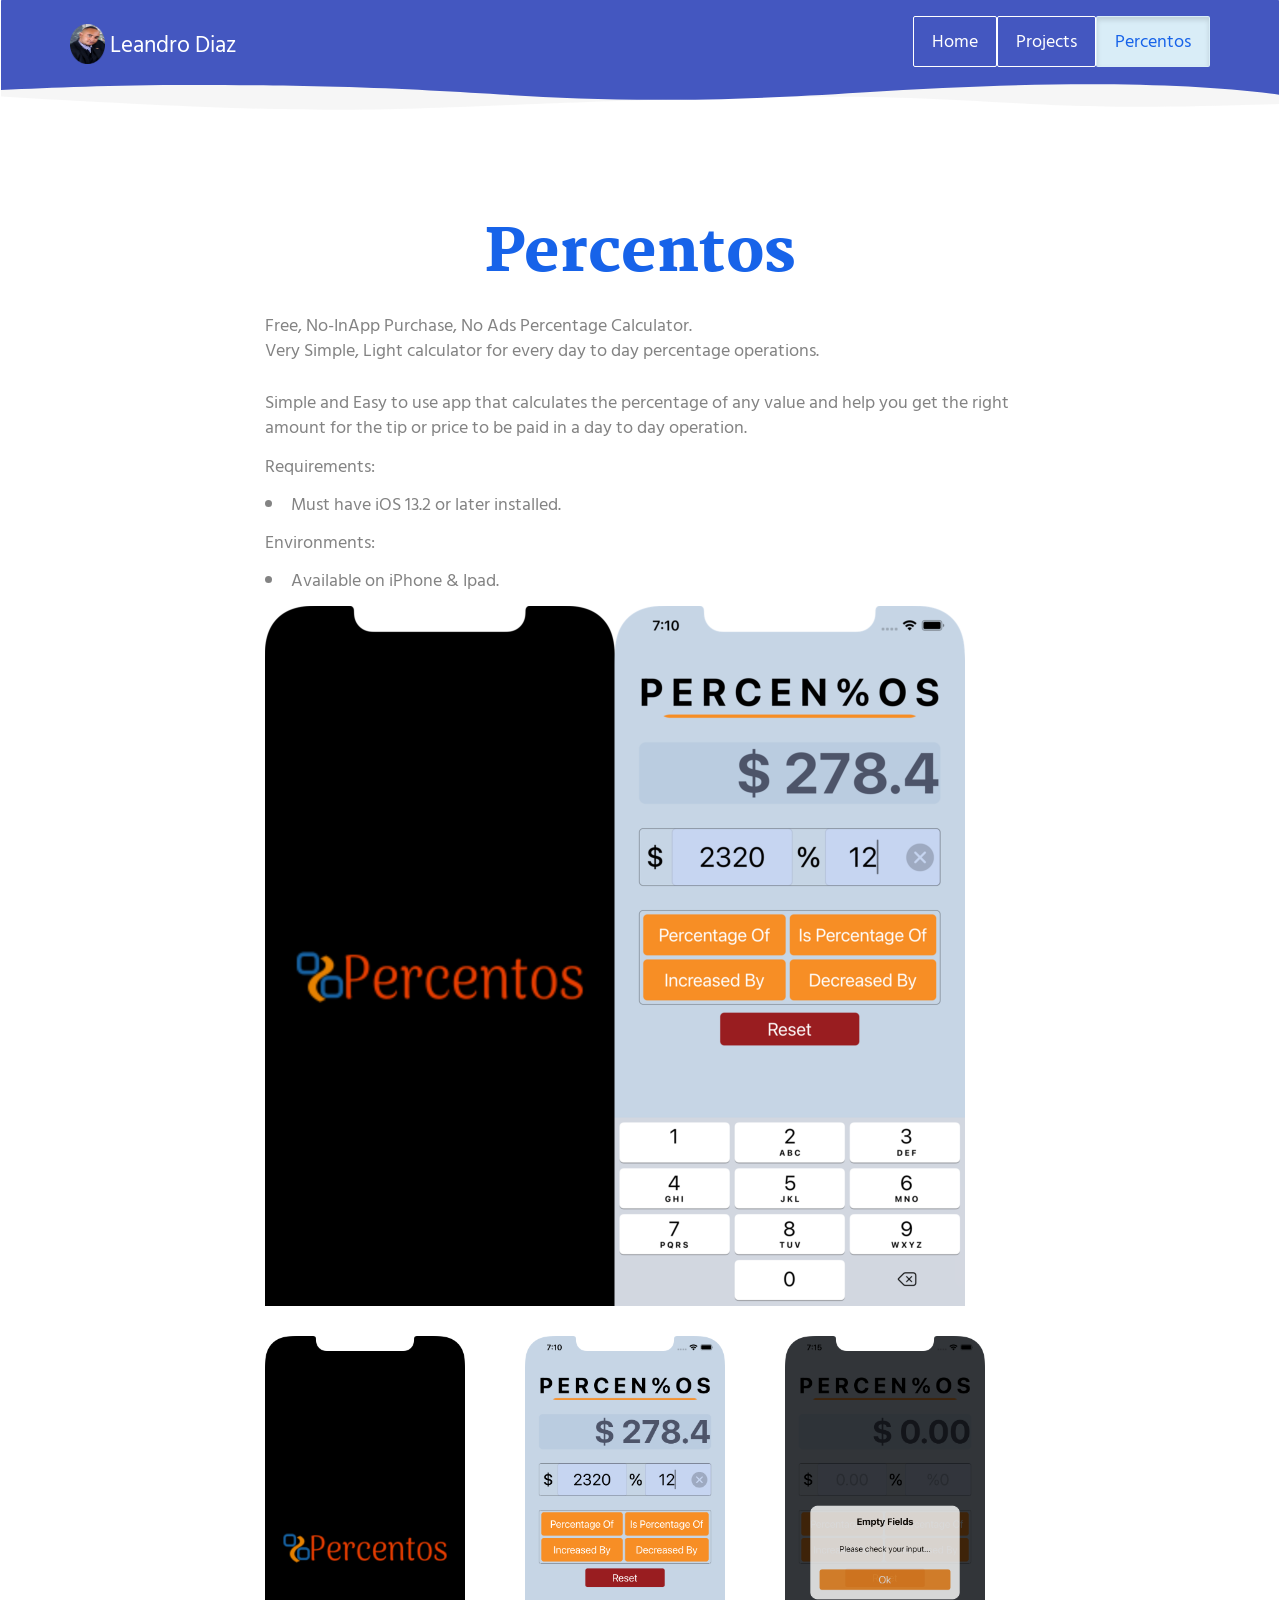
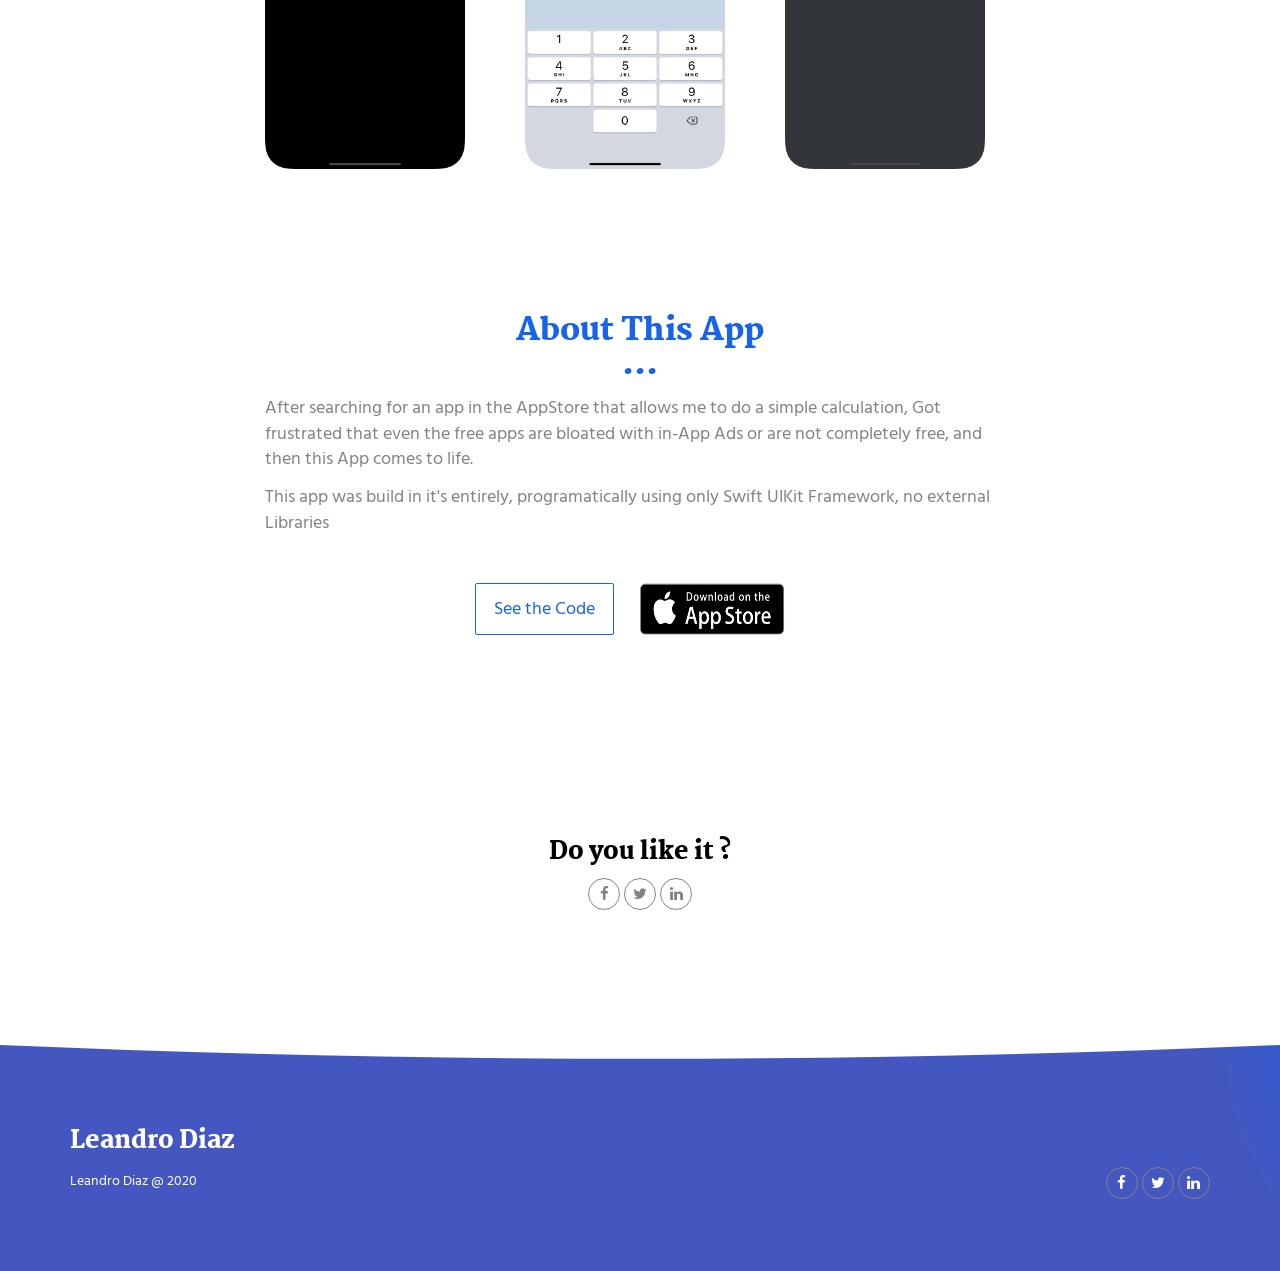
<file: percentos.html>
<!DOCTYPE html>
<html lang="en">

<head>
  <meta charset="UTF-8">
  <meta content="IE=edge" http-equiv="X-UA-Compatible">
  <meta content="width=device-width,initial-scale=1" name="viewport">
  <meta content="description" name="description">
  <meta name="google" content="notranslate" />

  <link rel="apple-touch-icon" sizes="180x180" href="./assets/apple-icon-180x180.png">
  <link href="./assets/favicon.ico" rel="icon">

  <link href="" rel="stylesheet">


  <title>Percentos</title>

<link href="./main.550dcf66.css" rel="stylesheet"></head>

<body>
<header>
  <nav class="navbar navbar-default active">
    <div class="container">
      <div class="navbar-header">
        <button type="button" class="navbar-toggle collapsed" data-toggle="collapse" data-target="#navbar-collapse" aria-expanded="false">
          <span class="sr-only">Toggle navigation</span>
          <span class="icon-bar"></span>
          <span class="icon-bar"></span>
          <span class="icon-bar"></span>
        </button>
        <a class="navbar-brand" href="./index.html" title="">
          <img src="./assets/images/minilogo.png" class="navbar-logo-img" alt="", width="35", height="40">
          Leandro Diaz
        </a>
      </div>

      <div class="collapse navbar-collapse" id="navbar-collapse">
        <ul class="nav navbar-nav navbar-right">
          <li>
            <p>
            <a href="./index.html" class="btn btn-default navbar-btn" title="">Home</a>
          </p>
        </li>
          <li>
            <p>
            <a href="./project.html" class="btn btn-default navbar-btn" title="">Projects</a>
          </p>
        </li>
        <li>
          <p>
          <a href="./percentos.html" class="btn bg-info navbar-btn" title="">Percentos</a>
        </p>
      </li>

        </ul>
      </div>
    </div>
  </nav>
</header>

<div class="section-container">
    <div class="container">
      <div class="row">
        <div class="col-xs-12 col-md-8 col-md-offset-2">
          <h1 class="text-center">Percentos</h1>
          <p>
            Free, No-InApp Purchase, No Ads Percentage Calculator.
            <br>
            Very Simple, Light calculator for every day to day percentage operations.
            <br>
            <br>
            Simple and Easy to use app that calculates the percentage of any value and help you get the right amount for the tip or price to be paid in a day to day operation.</p>

            <p>
              Requirements:
              <li>Must have iOS 13.2 or later installed.</li>
            </p>
            <p>Environments: </p>
            <li>Available on iPhone & Ipad.</li>
          </p>

          <div class="section-container-spacer">
            <img src="./assets/images/percentos/Fotor.png" alt="" class="img-responsive reveal-content" data-action="zoom" width="700" height="350">
          </div>

          <div class="row">
            <div class="col-xs-4">
              <img src="./assets/images/percentos/Loading.png" alt="" class="img-responsive reveal-content" data-action="zoom" width="200" height="200">
            </div>
            <div class="col-xs-4">
              <img src="./assets/images/percentos/Main.png" alt="" class="img-responsive reveal-content" data-action="zoom" width="200" height="200">
            </div>
            <div class="col-xs-4">
              <img src="./assets/images/percentos/Error.png" alt="" class="img-responsive reveal-content" data-action="zoom" width="200" height="200">
            </div>
          </div>
       </div>
      </div>
    </div>
  </div>

  <div class="section-container">
    <div class="container">
      <div class="row section-container-spacer">
        <div class="col-xs-12 col-md-8 col-md-offset-2">
          <h2 class="text-center">About This App</h2>
          <div class="section-container-spacer">
            <p>After searching for an app in the AppStore that allows me to do a simple calculation, Got frustrated that even the free apps are bloated with in-App Ads or are not completely free, and then this App comes to life.</p>
            <p>This app was build in it's entirely, programatically using only Swift UIKit Framework, no external Libraries</p>
          </div>
          <p class="text-center">
          <a href="https://youtu.be/nCgedhERRaY" class="btn btn-primary" title="">
            See the Code
          </a>
          <a href="https://apps.apple.com/us/app/percentos/id1539692497" class="btn" title="">
            <img src="./assets/appstoreicon.png" width="150" height="60">
          </a>
          </p>
        </div>
      </div>
    </div>
  </div>

  <div class="section-container">
    <div class="container text-center">
      <div class="row section-container-spacer">
        <div class="col-xs-12 col-md-12">

          <h3>Do you like it ?</h3>
          <p>
            <a href="https://www.facebook.com/mydhstudio/" class="social-round-icon fa-icon" title="">
              <i class="fa fa-facebook" aria-hidden="true"></i>
            </a>
            <a href="https://twitter.com/leandrodiazr" class="social-round-icon fa-icon" title="">
              <i class="fa fa-twitter" aria-hidden="true"></i>
            </a>
            <a href="https://www.linkedin.com/in/leandroadiazr/" class="social-round-icon fa-icon" title="">
              <i class="fa fa-linkedin" aria-hidden="true"></i>
            </a>

          </p>
        </div>
      </div>

    </div>
  </div>

<footer class="footer-container white-text-container">
  <div class="container">
    <div class="row">


      <div class="col-xs-12">
        <h3>Leandro Diaz</h3>

        <div class="row">
          <div class="col-xs-12 col-sm-7">
            <p>
              <small><a href href="https://leandroadiazr.github.io/" title="">Leandro Diaz @ 2020</a></small>
            </p>
          </div>
          <div class="col-xs-12 col-sm-5">
            <p class="text-right">
              <a href="https://www.facebook.com/mydhstudio/" class="social-round-icon fa-icon" title="">
                <i class="fa fa-facebook" aria-hidden="true"></i>
              </a>
              <a href="https://twitter.com/leandrodiazr" class="social-round-icon fa-icon" title="">
                <i class="fa fa-twitter" aria-hidden="true"></i>
              </a>
              <a href="https://www.linkedin.com/in/leandroadiazr/" class="social-round-icon fa-icon" title="">
                <i class="fa fa-linkedin" aria-hidden="true"></i>
              </a>
            </p>
          </div>
        </div>


      </div>
    </div>
  </div>
</footer>

<script>
  document.addEventListener("DOMContentLoaded", function (event) {
    navActivePage();
    scrollRevelation('.reveal');
  });
</script>

<!-- Google Analytics: change UA-XXXXX-X to be your site's ID

<script>
  (function (i, s, o, g, r, a, m) {
    i['GoogleAnalyticsObject'] = r; i[r] = i[r] || function () {
      (i[r].q = i[r].q || []).push(arguments)
    }, i[r].l = 1 * new Date(); a = s.createElement(o),
      m = s.getElementsByTagName(o)[0]; a.async = 1; a.src = g; m.parentNode.insertBefore(a, m)
  })(window, document, 'script', '//www.google-analytics.com/analytics.js', 'ga');
  ga('create', 'UA-XXXXX-X', 'auto');
  ga('send', 'pageview');
</script>

--> <script type="text/javascript" src="./main.0cf8b554.js"></script></body>

</html>
</file>
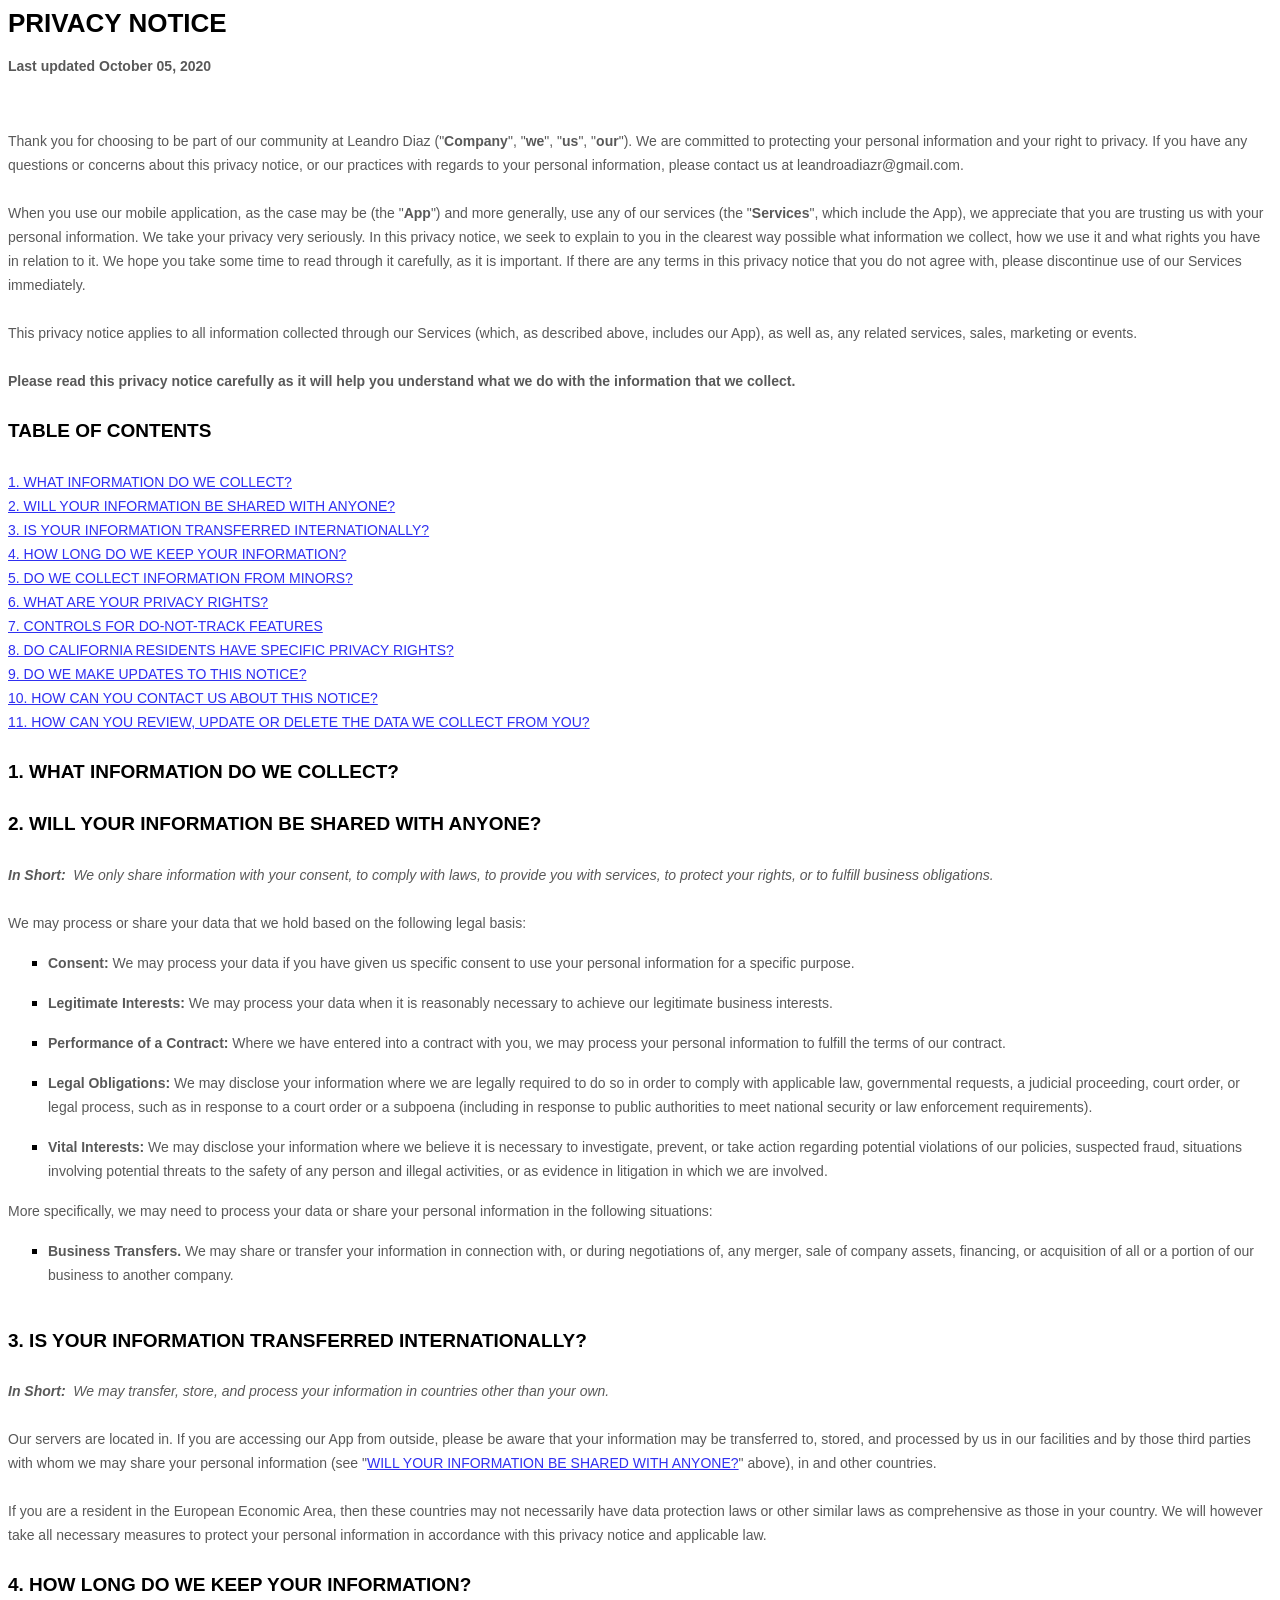
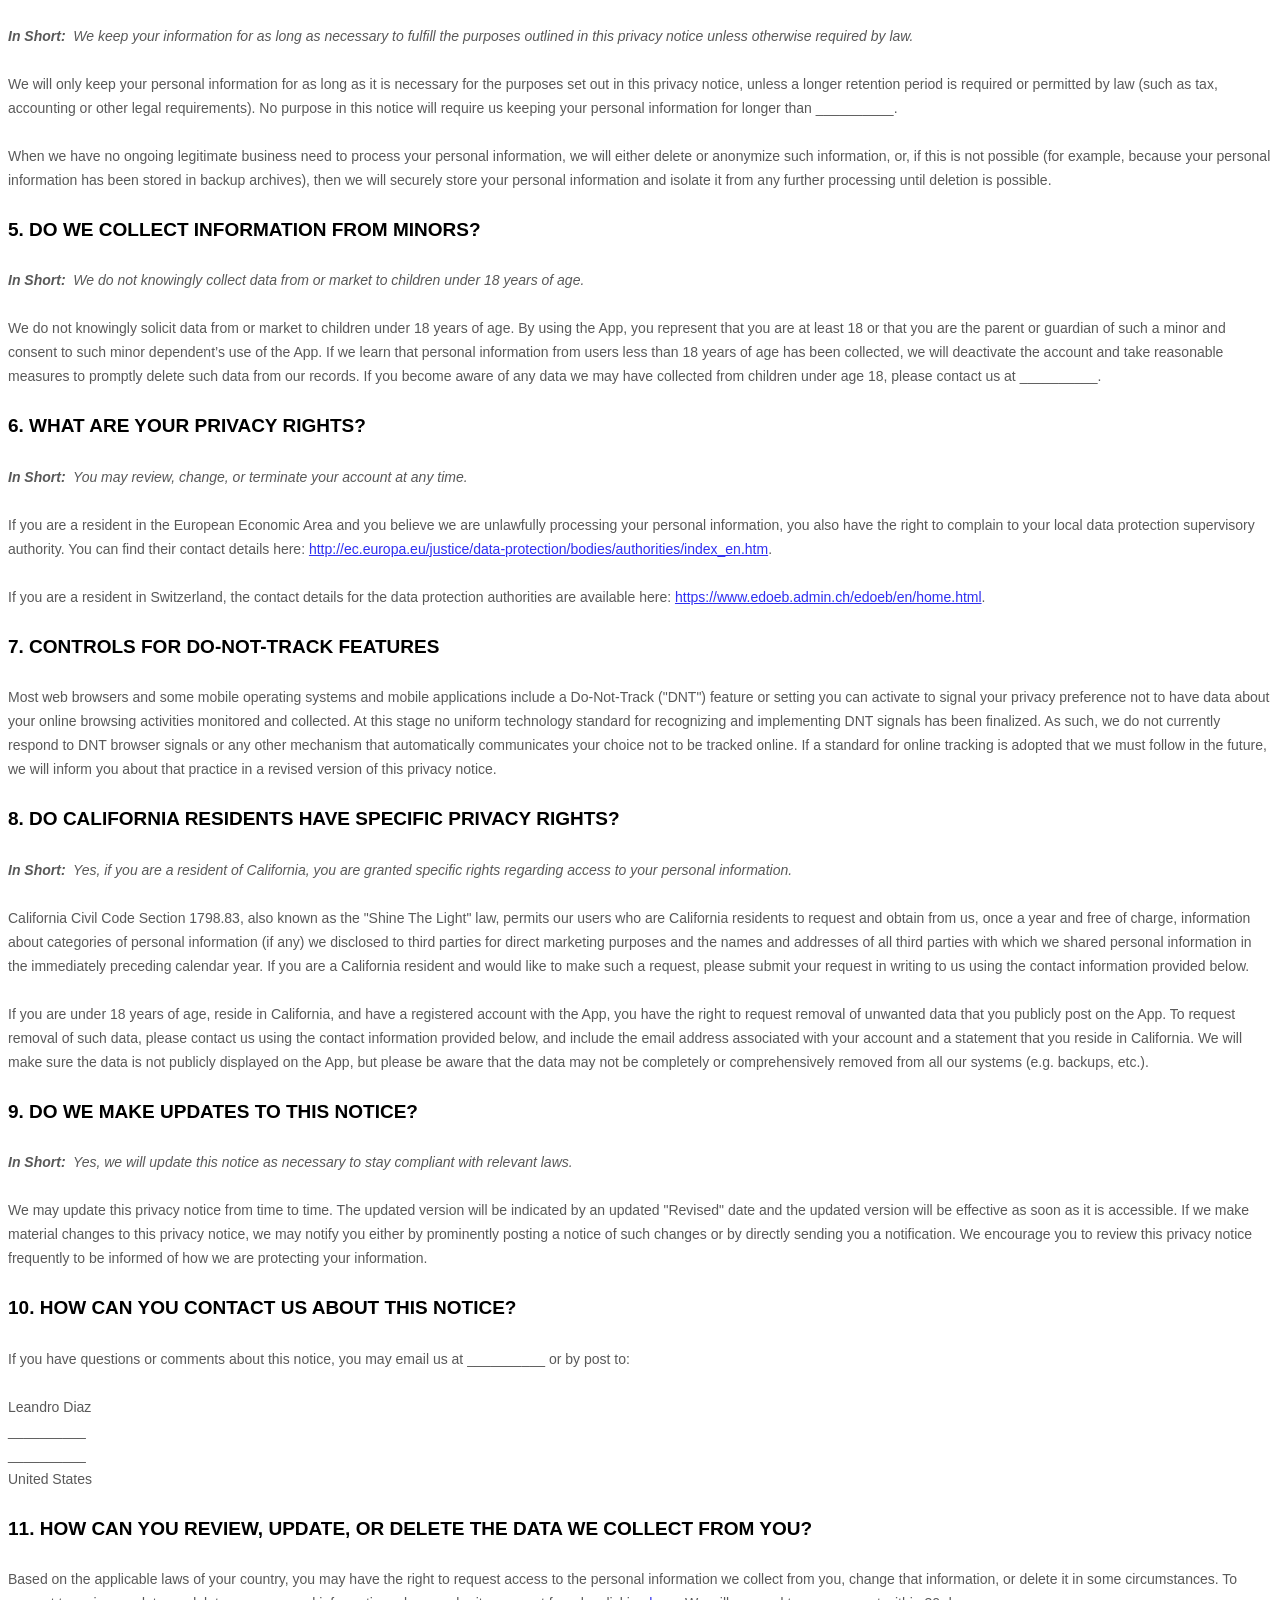
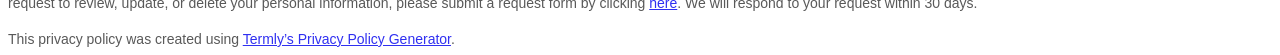
<file: policy.html>
<!DOCTYPE html>
<html lang="en">
<head>
    <meta charset="UTF-8">
    <meta name="viewport" content="width=device-width, initial-scale=1.0">
    <title>Pivate Policy</title>
</head>

<style>
    [data-custom-class='body'], [data-custom-class='body'] * {
            background: transparent !important;
          }
  [data-custom-class='title'], [data-custom-class='title'] * {
            font-family: Arial !important;
  font-size: 26px !important;
  color: #000000 !important;
          }
  [data-custom-class='subtitle'], [data-custom-class='subtitle'] * {
            font-family: Arial !important;
  color: #595959 !important;
  font-size: 14px !important;
          }
  [data-custom-class='heading_1'], [data-custom-class='heading_1'] * {
            font-family: Arial !important;
  font-size: 19px !important;
  color: #000000 !important;
          }
  [data-custom-class='heading_2'], [data-custom-class='heading_2'] * {
            font-family: Arial !important;
  font-size: 17px !important;
  color: #000000 !important;
          }
  [data-custom-class='body_text'], [data-custom-class='body_text'] * {
            color: #595959 !important;
  font-size: 14px !important;
  font-family: Arial !important;
          }
  [data-custom-class='link'], [data-custom-class='link'] * {
            color: #3030F1 !important;
  font-size: 14px !important;
  font-family: Arial !important;
  word-break: break-word !important;
          }
  </style>
<body>

  
      
            <div data-custom-class="body">
            <div><strong><span style="font-size: 26px;"><span data-custom-class="title">PRIVACY NOTICE</span></span></strong></div><div><br></div><div><span style="color: rgb(127, 127, 127);"><strong><span style="font-size: 15px;"><span data-custom-class="subtitle">Last updated <bdt class="question">October 05, 2020</bdt></span></span></strong></span></div><div><br></div><div><br></div><div><br></div><div style="line-height: 1.5;"><span style="color: rgb(127, 127, 127);"><span style="color: rgb(89, 89, 89); font-size: 15px;"><span data-custom-class="body_text">Thank you for choosing to be part of our community at <bdt class="question">Leandro Diaz</bdt><span style="color: rgb(89, 89, 89);"><span data-custom-class="body_text"><bdt class="block-component"></bdt></span></span> ("<span style="color: rgb(89, 89, 89);"><span data-custom-class="body_text"><bdt class="block-component"></bdt></span></span><strong>Company</strong></span><span style="color: rgb(127, 127, 127);"><span style="color: rgb(89, 89, 89);"><span data-custom-class="body_text"><span style="color: rgb(89, 89, 89);"><span data-custom-class="body_text"><bdt class="statement-end-if-in-editor"><span data-custom-class="body_text"></span></bdt></span></span></span></span></span><span data-custom-class="body_text">", "<strong>we</strong>", "<strong>us</strong>", "<strong>our</strong>"). We are committed to protecting your personal information and your right to privacy. If you have any questions or concerns about this privacy notice, or our practices with regards to your personal information, please contact us at <bdt class="question">leandroadiazr@gmail.com</bdt>.</span></span></span></div><div style="line-height: 1.5;"><span style="font-size: 15px;"><br></span></div><div style="line-height: 1.5;"><span style="font-size: 15px;"><span style="color: rgb(127, 127, 127);"><span data-custom-class="body_text">When you <span style="color: rgb(89, 89, 89);"><span data-custom-class="body_text"><bdt class="block-component"></bdt><bdt class="block-component"></bdt><bdt class="forloop-component"></bdt><bdt class="block-component"></bdt></span></span>use our mobile application, <span style="color: rgb(89, 89, 89);"><span data-custom-class="body_text"><bdt class="statement-end-if-in-editor"></bdt><bdt class="block-component"></bdt><bdt class="forloop-component"></bdt><bdt class="statement-end-if-in-editor"></bdt><bdt class="block-component"></bdt></span></span>as the case may be (the "<strong>App</strong>")<span style="color: rgb(89, 89, 89);"><span data-custom-class="body_text"><bdt class="statement-end-if-in-editor"></bdt></span></span> and more generally, use any of our services (the "<strong>Services</strong>", which include the </span><span style="color: rgb(89, 89, 89);"><span data-custom-class="body_text"><span style="color: rgb(89, 89, 89);"><span data-custom-class="body_text"><bdt class="block-component"><span data-custom-class="body_text"></bdt></span></span><bdt class="block-component"></bdt></span></span></span><span data-custom-class="body_text"><span style="color: rgb(89, 89, 89);"><span data-custom-class="body_text"><bdt class="block-component"></bdt>App<bdt class="statement-end-if-in-editor"><span data-custom-class="body_text"></span></bdt></span></span></span></span><span data-custom-class="body_text">), we appreciate that you are trusting us with your personal information. We take your privacy very seriously. In this privacy notice, we seek to explain to you in the clearest way possible what information we collect, how we use it and what rights you have in relation to it. We hope you take some time to read through it carefully, as it is important. If there are any terms in this privacy notice that you do not agree with, please discontinue use of our Services immediately.</span></span></span></div><div style="line-height: 1.5;"><span style="font-size: 15px;"><br></span></div><div style="line-height: 1.5;"><span style="font-size: 15px;"><span style="color: rgb(127, 127, 127);"><span style="color: rgb(89, 89, 89);"><span data-custom-class="body_text">This privacy notice applies to all information collected through our Services (which, as described above, includes our </span><span style="color: rgb(89, 89, 89);"><span data-custom-class="body_text"><bdt class="block-component"><span data-custom-class="body_text"></bdt></span></span><bdt class="block-component"><bdt class="block-component"></bdt></bdt></span><span data-custom-class="body_text">App<span style="color: rgb(89, 89, 89);"><span data-custom-class="body_text"><bdt class="statement-end-if-in-editor"><span data-custom-class="body_text"></span></bdt></span></span></span></span><span data-custom-class="body_text">), as well as, any related services, sales, marketing or events.</span></span></span></span></div><div style="line-height: 1.5;"><span style="font-size: 15px;"><br></span></div><div style="line-height: 1.5;"><span style="font-size: 15px;"><span style="color: rgb(127, 127, 127);"><span style="color: rgb(89, 89, 89);"><span data-custom-class="body_text"><strong>Please read this privacy notice carefully as it will help you understand what we do with the information that we collect.</strong></span></span></span></span></div><div style="line-height: 1.5;"><span style="font-size: 15px;"><br></span></div><div style="line-height: 1.5;"><span style="font-size: 15px;"><span style="color: rgb(127, 127, 127);"><span style="color: rgb(0, 0, 0);"><strong><span data-custom-class="heading_1">TABLE OF CONTENTS</span></strong></span></span></span></div><div style="line-height: 1.5;"><span style="font-size: 15px;"><br></span></div><div style="line-height: 1.5;"><span style="font-size: 15px;"><a data-custom-class="link" href="#infocollect"><span style="color: rgb(89, 89, 89);">1. WHAT INFORMATION DO WE COLLECT?</span></a><span style="color: rgb(127, 127, 127);"><span style="color: rgb(89, 89, 89);"><span data-custom-class="body_text"><span style="color: rgb(89, 89, 89);"><bdt class="block-component"></bdt></span></span></span></span></span></span></div><div style="line-height: 1.5;"><span style="font-size: 15px;"><span style="color: rgb(89, 89, 89);"><a data-custom-class="link" href="#infoshare">2. WILL YOUR INFORMATION BE SHARED WITH ANYONE?</a></span><span style="color: rgb(127, 127, 127);"><span style="color: rgb(89, 89, 89);"><span data-custom-class="body_text"><span style="color: rgb(89, 89, 89);"><bdt class="block-component"></bdt></span><bdt class="block-component"></bdt><span style="color: rgb(89, 89, 89);"><bdt class="block-component"></bdt><bdt class="block-component"></bdt></span></span><bdt class="block-component"></bdt></span></span></span></span></span></div><div style="line-height: 1.5;"><span style="font-size: 15px;"><a data-custom-class="link" href="#intltransfers"><span style="color: rgb(89, 89, 89);">3. IS YOUR INFORMATION TRANSFERRED INTERNATIONALLY?</span></a><span style="color: rgb(127, 127, 127);"><span style="color: rgb(89, 89, 89);"><span data-custom-class="body_text"><span style="color: rgb(89, 89, 89);"><bdt class="statement-end-if-in-editor"></bdt><bdt class="block-component"></bdt></span></span></span></span></span></div><div style="line-height: 1.5;"><span style="font-size: 15px;"><a data-custom-class="link" href="#inforetain"><span style="color: rgb(89, 89, 89);">4. HOW LONG DO WE KEEP YOUR INFORMATION?</span></a><span style="color: rgb(127, 127, 127);"><span style="color: rgb(89, 89, 89);"><span data-custom-class="body_text"><span style="color: rgb(89, 89, 89);"><span style="color: rgb(89, 89, 89);"><bdt class="block-component"></bdt><bdt class="block-component"></bdt></span></span></span></span></span></div><div style="line-height: 1.5;"><span style="font-size: 15px;"><a data-custom-class="link" href="#infominors"><span style="color: rgb(89, 89, 89);">5. DO WE COLLECT INFORMATION FROM MINORS?</span></a><span style="color: rgb(127, 127, 127);"><span style="color: rgb(89, 89, 89);"><span data-custom-class="body_text"><span style="color: rgb(89, 89, 89);"><bdt class="statement-end-if-in-editor"></bdt></span></span></span></span></span></div><div style="line-height: 1.5;"><span style="font-size: 15px;"><span style="color: rgb(89, 89, 89);"><a data-custom-class="link" href="#privacyrights">6. WHAT ARE YOUR PRIVACY RIGHTS?</a></span></span></div><div style="line-height: 1.5;"><span style="font-size: 15px;"><a data-custom-class="link" href="#DNT"><span style="color: rgb(89, 89, 89);">7. CONTROLS FOR DO-NOT-TRACK FEATURES</span></a></span></div><div style="line-height: 1.5;"><span style="font-size: 15px;"><a data-custom-class="link" href="#caresidents"><span style="color: rgb(89, 89, 89);">8. DO CALIFORNIA RESIDENTS HAVE SPECIFIC PRIVACY RIGHTS?</span></a></span></div><div style="line-height: 1.5;"><span style="font-size: 15px;"><a data-custom-class="link" href="#policyupdates"><span style="color: rgb(89, 89, 89);">9. DO WE MAKE UPDATES TO THIS NOTICE?</span></a></span></div><div style="line-height: 1.5;"><a data-custom-class="link" href="#contact"><span style="color: rgb(89, 89, 89); font-size: 15px;">10. HOW CAN YOU CONTACT US ABOUT THIS NOTICE?</span></a></div><div style="line-height: 1.5;"><a data-custom-class="link" href="#request"><span style="color: rgb(89, 89, 89);">11. HOW CAN YOU REVIEW, UPDATE OR DELETE THE DATA WE COLLECT FROM YOU?</span></a></div><div style="line-height: 1.5;"><br></div><div id="infocollect" style="line-height: 1.5;"><span style="color: rgb(127, 127, 127);"><span style="color: rgb(89, 89, 89); font-size: 15px;"><span style="font-size: 15px; color: rgb(89, 89, 89);"><span style="font-size: 15px; color: rgb(89, 89, 89);"><span id="control" style="color: rgb(0, 0, 0);"><strong><span data-custom-class="heading_1">1. WHAT INFORMATION DO WE COLLECT?</span></strong><span data-custom-class="heading_1"><bdt class="block-component"><span data-custom-class="body_text"></bdt></bdt></span><bdt class="block-component"></bdt><span data-custom-class="body_text"><span style="font-size: 15px;"><bdt class="statement-end-if-in-editor"><bdt class="statement-end-if-in-editor"><span style="font-size: 15px;"><span data-custom-class="body_text"><span style="font-size: 15px;"><span data-custom-class="body_text"><bdt class="statement-end-if-in-editor"><bdt class="statement-end-if-in-editor"><bdt class="block-component"></bdt></bdt></span></span></span></span><span style="color: rgb(89, 89, 89); font-size: 15px;"><span data-custom-class="body_text"><span style="color: rgb(89, 89, 89); font-size: 15px;"><span data-custom-class="body_text"><bdt class="statement-end-if-in-editor"><bdt class="block-component"></bdt></bdt></span></span></span></span></bdt></span></span><bdt class="block-component"></span></bdt></div><div style="line-height: 1.5;"><br></div><div id="infoshare" style="line-height: 1.5;"><span style="color: rgb(127, 127, 127);"><span style="color: rgb(89, 89, 89); font-size: 15px;"><span style="font-size: 15px; color: rgb(89, 89, 89);"><span style="font-size: 15px; color: rgb(89, 89, 89);"><span id="control" style="color: rgb(0, 0, 0);"><strong><span data-custom-class="heading_1">2. WILL YOUR INFORMATION BE SHARED WITH ANYONE?</span></strong></span></span></span></span></span></div><div style="line-height: 1.5;"><br></div><div style="line-height: 1.5;"><span style="font-size: 15px; color: rgb(89, 89, 89);"><span style="font-size: 15px; color: rgb(89, 89, 89);"><span data-custom-class="body_text"><strong><em>In Short:</em></strong><em>  We only share information with your consent, to comply with laws, to provide you with services, to protect your rights, or to fulfill business obligations.</em></span></span></span></div><div style="line-height: 1.5;"><br></div><div style="line-height: 1.5;"><span style="font-size: 15px; color: rgb(89, 89, 89);"><span style="font-size: 15px; color: rgb(89, 89, 89);"><span data-custom-class="body_text">We may process or share your data that we hold based on the following legal basis:<bdt class="block-component"></bdt></span></span></span></div><ul><li style="line-height: 1.5;"><span style="font-size: 15px; color: rgb(89, 89, 89);"><span style="font-size: 15px; color: rgb(89, 89, 89);"><span data-custom-class="body_text"><strong>Consent:</strong> We may process your data if you have given us specific consent to use your personal information for a specific purpose.<span style="font-size: 15px; color: rgb(89, 89, 89);"><span style="font-size: 15px; color: rgb(89, 89, 89);"><span data-custom-class="body_text"><bdt class="statement-end-if-in-editor"></bdt></span></span></span></span></span></span></li></ul><div><span style="font-size: 15px; color: rgb(89, 89, 89);"><span style="font-size: 15px; color: rgb(89, 89, 89);"><span data-custom-class="body_text"><span style="font-size: 15px; color: rgb(89, 89, 89);"><span style="font-size: 15px; color: rgb(89, 89, 89);"><span data-custom-class="body_text"><bdt class="statement-end-if-in-editor"><span style="font-size: 15px; color: rgb(89, 89, 89);"><span style="font-size: 15px; color: rgb(89, 89, 89);"><span data-custom-class="body_text"><bdt class="block-component"></bdt></span></span></span></bdt></span></span></span></span></span></span></div><ul><li style="line-height: 1.5;"><span style="font-size: 15px; color: rgb(89, 89, 89);"><span style="font-size: 15px; color: rgb(89, 89, 89);"><span data-custom-class="body_text"><strong>Legitimate Interests:</strong> We may process your data when it is reasonably necessary to achieve our legitimate business interests.<span style="font-size: 15px; color: rgb(89, 89, 89);"><span style="font-size: 15px; color: rgb(89, 89, 89);"><span data-custom-class="body_text"><span style="font-size: 15px; color: rgb(89, 89, 89);"><span style="font-size: 15px; color: rgb(89, 89, 89);"><span data-custom-class="body_text"><bdt class="statement-end-if-in-editor"></bdt></span></span></span></span></span></span></span></span></span></li></ul><div><span style="font-size: 15px; color: rgb(89, 89, 89);"><span style="font-size: 15px; color: rgb(89, 89, 89);"><span data-custom-class="body_text"><span style="font-size: 15px; color: rgb(89, 89, 89);"><span style="font-size: 15px; color: rgb(89, 89, 89);"><span data-custom-class="body_text"><bdt class="block-component"></bdt></span></span></span></span></span></span></div><ul><li style="line-height: 1.5;"><span style="font-size: 15px; color: rgb(89, 89, 89);"><span style="font-size: 15px; color: rgb(89, 89, 89);"><span data-custom-class="body_text"><strong>Performance of a Contract:</strong> Where we have entered into a contract with you, we may process your personal information to fulfill the terms of our contract.<span style="font-size: 15px; color: rgb(89, 89, 89);"><span style="font-size: 15px; color: rgb(89, 89, 89);"><span data-custom-class="body_text"><span style="font-size: 15px; color: rgb(89, 89, 89);"><span style="font-size: 15px; color: rgb(89, 89, 89);"><span data-custom-class="body_text"><bdt class="statement-end-if-in-editor"></bdt></span></span></span></span></span></span></span></span></span></li></ul><div><span style="font-size: 15px; color: rgb(89, 89, 89);"><span style="font-size: 15px; color: rgb(89, 89, 89);"><span data-custom-class="body_text"><span style="font-size: 15px; color: rgb(89, 89, 89);"><span style="font-size: 15px; color: rgb(89, 89, 89);"><span data-custom-class="body_text"><bdt class="block-component"></bdt></span></span></span></span></span></span></div><ul><li style="line-height: 1.5;"><span style="font-size: 15px; color: rgb(89, 89, 89);"><span style="font-size: 15px; color: rgb(89, 89, 89);"><span data-custom-class="body_text"><strong>Legal Obligations:</strong> We may disclose your information where we are legally required to do so in order to comply with applicable law, governmental requests, a judicial proceeding, court order, or legal process, such as in response to a court order or a subpoena (including in response to public authorities to meet national security or law enforcement requirements).<span style="font-size: 15px; color: rgb(89, 89, 89);"><span style="font-size: 15px; color: rgb(89, 89, 89);"><span data-custom-class="body_text"><span style="font-size: 15px; color: rgb(89, 89, 89);"><span style="font-size: 15px; color: rgb(89, 89, 89);"><span data-custom-class="body_text"><bdt class="statement-end-if-in-editor"></bdt></span></span></span></span></span></span></span></span></span></li></ul><div><span style="font-size: 15px; color: rgb(89, 89, 89);"><span style="font-size: 15px; color: rgb(89, 89, 89);"><span data-custom-class="body_text"><span style="font-size: 15px; color: rgb(89, 89, 89);"><span style="font-size: 15px; color: rgb(89, 89, 89);"><span data-custom-class="body_text"><bdt class="block-component"></bdt></span></span></span></span></span></span></div><ul><li style="line-height: 1.5;"><span style="font-size: 15px; color: rgb(89, 89, 89);"><span style="font-size: 15px; color: rgb(89, 89, 89);"><span data-custom-class="body_text"><strong>Vital Interests:</strong> We may disclose your information where we believe it is necessary to investigate, prevent, or take action regarding potential violations of our policies, suspected fraud, situations involving potential threats to the safety of any person and illegal activities, or as evidence in litigation in which we are involved.<span style="font-size: 15px; color: rgb(89, 89, 89);"><span style="font-size: 15px; color: rgb(89, 89, 89);"><span data-custom-class="body_text"><span style="font-size: 15px; color: rgb(89, 89, 89);"><span style="font-size: 15px; color: rgb(89, 89, 89);"><span data-custom-class="body_text"><bdt class="statement-end-if-in-editor"></bdt></span></span></span></span></span></span></span></span></span></li></ul><div style="line-height: 1.5;"><span style="font-size: 15px; color: rgb(89, 89, 89);"><span style="font-size: 15px; color: rgb(89, 89, 89);"><span data-custom-class="body_text">More specifically, we may need to process your data or share your personal information in the following situations:</span></span></span></div><ul><li style="line-height: 1.5;"><span style="font-size: 15px; color: rgb(89, 89, 89);"><span style="font-size: 15px; color: rgb(89, 89, 89);"><span data-custom-class="body_text"><strong>Business Transfers.</strong> We may share or transfer your information in connection with, or during negotiations of, any merger, sale of company assets, financing, or acquisition of all or a portion of our business to another company.</span></span></span></li></ul><div><span style="font-size: 15px;"><span style="color: rgb(89, 89, 89);"><span data-custom-class="body_text"><bdt class="block-component"></bdt></span></span></span></span></span></span></span></span></li></ul><div><span style="font-size: 15px;"><span style="color: rgb(89, 89, 89);"><span data-custom-class="body_text"><bdt class="block-component"></bdt></span></span></span></span></span></bdt></span></span></span></span></span></span></span></span></li></ul><div><span style="font-size: 15px;"><span style="color: rgb(89, 89, 89);"><span style="font-size: 15px;"><span style="color: rgb(89, 89, 89);"><span data-custom-class="body_text"><bdt class="block-component"></bdt></span></span></span></span></span></span></span></span></li></ul><div><span style="font-size: 15px;"><span style="color: rgb(89, 89, 89);"><span data-custom-class="body_text"><bdt class="block-component"></bdt></span></span></span></span></span></li></ul><div><span style="font-size: 15px;"><span style="color: rgb(89, 89, 89);"><span data-custom-class="body_text"><bdt class="block-component"></bdt></span></span></span></span></span></span></span></span></li></ul><div><span style="font-size: 15px;"><span style="color: rgb(89, 89, 89);"><span style="font-size: 15px;"><span data-custom-class="body_text"><bdt class="block-component"></bdt></span><span style="color: rgb(89, 89, 89);"><bdt class="block-component"><span data-custom-class="body_text"></bdt></span></span></span></span></span></span></span><span data-custom-class="body_text"><span style="font-size: 15px;"><span style="color: rgb(89, 89, 89);"><span data-custom-class="body_text"><span style="font-size: 15px;"><span style="color: rgb(89, 89, 89);"><span data-custom-class="body_text"><bdt class="statement-end-if-in-editor"></bdt></span></span></span></span></span></span></span></span></span></span></span></span></li></ul><div style="line-height: 1.5;"><span style="color: rgb(89, 89, 89);"><bdt class="block-component"></bdt></span></div><div><span style="color: rgb(89, 89, 89); font-size: 15px;"><span style="font-size: 15px;"><span style="color: rgb(89, 89, 89);"><span style="font-size: 15px;"><span style="color: rgb(89, 89, 89);"><bdt class="block-component"><span data-custom-class="heading_1"></bdt></span><span data-custom-class="body_text"><bdt class="block-component"></bdt><bdt class="block-component"></bdt></span><bdt class="block-component"><span data-custom-class="body_text"><bdt class="block-component"></bdt></span></bdt></span></span></span></span></span></span></span></span></span></span></span></div><div style="line-height: 1.5;"><br></div><div id="intltransfers" style="line-height: 1.5;"><span style="color: rgb(127, 127, 127);"><span style="color: rgb(89, 89, 89); font-size: 15px;"><span style="font-size: 15px; color: rgb(89, 89, 89);"><span style="font-size: 15px; color: rgb(89, 89, 89);"><span id="control" style="color: rgb(0, 0, 0);"><strong><span data-custom-class="heading_1">3. IS YOUR INFORMATION TRANSFERRED INTERNATIONALLY?</span></strong> </span> </span> </span> </span> </span></div><div style="line-height: 1.5;"><br></div><div style="line-height: 1.5;"><span style="font-size: 15px; color: rgb(89, 89, 89);"><span style="font-size: 15px; color: rgb(89, 89, 89);"><span data-custom-class="body_text"><strong><em>In Short:  </em></strong><em>We may transfer, store, and process your information in countries other than your own.</em></span></span></span></div><div style="line-height: 1.5;"><br></div><div style="line-height: 1.5;"><span style="font-size: 15px; color: rgb(89, 89, 89);"><span style="font-size: 15px; color: rgb(89, 89, 89);"><span data-custom-class="body_text">Our servers are located in<span style="font-size: 15px;"><span style="color: rgb(89, 89, 89);"><span data-custom-class="body_text"><bdt class="forloop-component"></bdt></span></span></span>. If you are accessing our <span style="font-size: 15px;"><span style="color: rgb(89, 89, 89);"><span data-custom-class="body_text"><span style="color: rgb(89, 89, 89); font-size: 15px;"><span data-custom-class="body_text"><span style="font-size: 15px;"><span style="color: rgb(89, 89, 89);"><span data-custom-class="body_text"><span style="font-size: 15px;"><span style="color: rgb(89, 89, 89);"><span data-custom-class="body_text"><bdt class="block-component"></bdt><bdt class="block-component"></bdt><bdt class="block-component"></bdt>App<bdt class="statement-end-if-in-editor"></bdt></span></span></span></span></span></span></span></span></span></span></span> from outside<span style="font-size: 15px;"><span style="color: rgb(89, 89, 89);"><span data-custom-class="body_text"><bdt class="forloop-component"></bdt></span></span></span>, please be aware that your information may be transferred to, stored, and processed by us in our facilities and by those third parties with whom we may share your personal information (see "<a data-custom-class="link" href="#infoshare"><span style="font-size: 15px;"><span style="color: rgb(89, 89, 89);">WILL YOUR INFORMATION BE SHARED WITH ANYONE?</span></span></a>" above), in <span style="font-size: 15px;"><span style="color: rgb(89, 89, 89);"><span data-custom-class="body_text"><bdt class="forloop-component"></bdt></span></span></span> and other countries.</span></span></span></div><div style="line-height: 1.5;"><br></div><div style="line-height: 1.5;"><span style="font-size: 15px; color: rgb(89, 89, 89);"><span style="font-size: 15px; color: rgb(89, 89, 89);"><span data-custom-class="body_text">If you are a resident in the European Economic Area, then these countries may not necessarily have data protection laws or other similar laws as comprehensive as those in your country. We will however take all necessary measures to protect your personal information in accordance with this privacy notice and applicable law.<span style="font-size: 15px;"><span style="color: rgb(89, 89, 89);"><span data-custom-class="body_text"><bdt class="block-component"></bdt></span></span></span><bdt class="block-component"></bdt></span></span><bdt class="block-component"></bdt></span></span></span><span style="color: rgb(89, 89, 89); font-size: 15px;"><span style="color: rgb(89, 89, 89); font-size: 15px;"><span style="color: rgb(89, 89, 89); font-size: 15px;"><span style="color: rgb(89, 89, 89); font-size: 15px;"><span style="font-size: 15px;"><span style="color: rgb(89, 89, 89);"><span style="font-size: 15px;"><span style="color: rgb(89, 89, 89);"><span data-custom-class="body_text"><bdt class="statement-end-if-in-editor"><span style="color: rgb(89, 89, 89); font-size: 15px;"><span style="color: rgb(89, 89, 89); font-size: 15px;"><span style="color: rgb(89, 89, 89); font-size: 15px;"><span style="color: rgb(89, 89, 89); font-size: 15px;"><span style="color: rgb(89, 89, 89); font-size: 15px;"><span style="font-size: 15px;"><span style="color: rgb(89, 89, 89);"><span style="font-size: 15px;"><span style="color: rgb(89, 89, 89);"><span data-custom-class="body_text"><bdt class="block-component"></span></bdt></span></span></span></span></span></span></span></span></span></span></span></div><div style="line-height: 1.5;"><br></div><div id="inforetain" style="line-height: 1.5;"><span style="color: rgb(127, 127, 127);"><span style="color: rgb(89, 89, 89); font-size: 15px;"><span style="font-size: 15px; color: rgb(89, 89, 89);"><span style="font-size: 15px; color: rgb(89, 89, 89);"><span id="control" style="color: rgb(0, 0, 0);"><strong><span data-custom-class="heading_1">4. HOW LONG DO WE KEEP YOUR INFORMATION?</span></strong></span></span></span></span></span></div><div style="line-height: 1.5;"><br></div><div style="line-height: 1.5;"><span style="font-size: 15px; color: rgb(89, 89, 89);"><span style="font-size: 15px; color: rgb(89, 89, 89);"><span data-custom-class="body_text"><strong><em>In Short: </em></strong><em> We keep your information for as long as necessary to fulfill the purposes outlined in this privacy notice unless otherwise required by law.</em></span></span></span></div><div style="line-height: 1.5;"><br></div><div style="line-height: 1.5;"><span style="font-size: 15px; color: rgb(89, 89, 89);"><span style="font-size: 15px; color: rgb(89, 89, 89);"><span data-custom-class="body_text">We will only keep your personal information for as long as it is necessary for the purposes set out in this privacy notice, unless a longer retention period is required or permitted by law (such as tax, accounting or other legal requirements). No purpose in this notice will require us keeping your personal information for longer than <span style="font-size: 15px;"><span style="color: rgb(89, 89, 89);"><span data-custom-class="body_text"><bdt class="block-component"></bdt><bdt class="question">__________</bdt><bdt class="statement-end-if-in-editor"></bdt></span></span></span>.</span></span></span></div><div style="line-height: 1.5;"><br></div><div style="line-height: 1.5;"><span style="font-size: 15px; color: rgb(89, 89, 89);"><span style="font-size: 15px; color: rgb(89, 89, 89);"><span data-custom-class="body_text">When we have no ongoing legitimate business need to process your personal information, we will either delete or anonymize such information, or, if this is not possible (for example, because your personal information has been stored in backup archives), then we will securely store your personal information and isolate it from any further processing until deletion is possible.<span style="color: rgb(89, 89, 89);"><bdt class="block-component"></bdt></span><span style="color: rgb(89, 89, 89); font-size: 15px;"><span data-custom-class="body_text"><bdt class="block-component"></bdt></span></span></span></span></span></div><div style="line-height: 1.5;"><br></div><div id="infominors" style="line-height: 1.5;"><span style="color: rgb(127, 127, 127);"><span style="color: rgb(89, 89, 89); font-size: 15px;"><span style="font-size: 15px; color: rgb(89, 89, 89);"><span style="font-size: 15px; color: rgb(89, 89, 89);"><span id="control" style="color: rgb(0, 0, 0);"><strong><span data-custom-class="heading_1">5. DO WE COLLECT INFORMATION FROM MINORS?</span></strong></span></span></span></span></span></div><div style="line-height: 1.5;"><br></div><div style="line-height: 1.5;"><span style="font-size: 15px; color: rgb(89, 89, 89);"><span style="font-size: 15px; color: rgb(89, 89, 89);"><span data-custom-class="body_text"><strong><em>In Short:</em></strong><em>  We do not knowingly collect data from or market to children under 18 years of age.</em></span></span></span></div><div style="line-height: 1.5;"><br></div><div style="line-height: 1.5;"><span style="font-size: 15px; color: rgb(89, 89, 89);"><span style="font-size: 15px; color: rgb(89, 89, 89);"><span data-custom-class="body_text">We do not knowingly solicit data from or market to children under 18 years of age. By using the <span style="color: rgb(89, 89, 89); font-size: 15px;"><span data-custom-class="body_text"><span style="font-size: 15px;"><span style="color: rgb(89, 89, 89);"><span data-custom-class="body_text"><span style="font-size: 15px;"><span style="color: rgb(89, 89, 89);"><span data-custom-class="body_text"><bdt class="block-component"></bdt><bdt class="block-component"></bdt><bdt class="block-component"></bdt>App<bdt class="statement-end-if-in-editor"></bdt></span></span></span></span></span></span></span></span>, you represent that you are at least 18 or that you are the parent or guardian of such a minor and consent to such minor dependent’s use of the <span style="color: rgb(89, 89, 89); font-size: 15px;"><span data-custom-class="body_text"><span style="font-size: 15px;"><span style="color: rgb(89, 89, 89);"><span data-custom-class="body_text"><span style="font-size: 15px;"><span style="color: rgb(89, 89, 89);"><span data-custom-class="body_text"><bdt class="block-component"></bdt><bdt class="block-component"></bdt><bdt class="block-component"></bdt>App<bdt class="statement-end-if-in-editor"></bdt></span></span></span></span></span></span></span></span>. If we learn that personal information from users less than 18 years of age has been collected, we will deactivate the account and take reasonable measures to promptly delete such data from our records. If you become aware of any data we may have collected from children under age 18, please contact us at <span style="color: rgb(89, 89, 89); font-size: 15px;"><span data-custom-class="body_text"><bdt class="block-component"></bdt><bdt class="question">__________</bdt><bdt class="statement-end-if-in-editor"></bdt></span></span>.<span style="color: rgb(89, 89, 89); font-size: 15px;"><span style="color: rgb(89, 89, 89); font-size: 15px;"><span data-custom-class="body_text"><bdt class="statement-end-if-in-editor"></bdt></span></span></span></span></span></span></div><div style="line-height: 1.5;"><br></div><div id="privacyrights" style="line-height: 1.5;"><span style="color: rgb(127, 127, 127);"><span style="color: rgb(89, 89, 89); font-size: 15px;"><span style="font-size: 15px; color: rgb(89, 89, 89);"><span style="font-size: 15px; color: rgb(89, 89, 89);"><span id="control" style="color: rgb(0, 0, 0);"><strong><span data-custom-class="heading_1">6. WHAT ARE YOUR PRIVACY RIGHTS?</span></strong></span></span></span></span></span></div><div style="line-height: 1.5;"><br></div><div style="line-height: 1.5;"><span style="font-size: 15px; color: rgb(89, 89, 89);"><span style="font-size: 15px; color: rgb(89, 89, 89);"><span data-custom-class="body_text"><strong><em>In Short:</em></strong><em>  <span style="color: rgb(89, 89, 89);"><span style="font-size: 15px;"><span data-custom-class="body_text"><em><bdt class="block-component"></bdt></em></span></span></span>You may review, change, or terminate your account at any time.</em><span style="color: rgb(89, 89, 89);"><span style="font-size: 15px;"><bdt class="block-component"></bdt></span></span></span></span></span></span></span></span></div><div style="line-height: 1.5;"><span style="font-size: 15px; color: rgb(89, 89, 89);"> </span></div><div style="line-height: 1.5;"><span style="font-size: 15px; color: rgb(89, 89, 89);"><span style="font-size: 15px; color: rgb(89, 89, 89);"><span data-custom-class="body_text">If you are a resident in the European Economic Area and you believe we are unlawfully processing your personal information, you also have the right to complain to your local data protection supervisory authority. You can find their contact details here: <span style="font-size: 15px;"><span style="color: rgb(89, 89, 89);"><span data-custom-class="body_text"><span style="color: rgb(48, 48, 241);"><span data-custom-class="body_text"><a data-custom-class="link" href="http://ec.europa.eu/justice/data-protection/bodies/authorities/index_en.htm" rel="noopener noreferrer" target="_blank"><span style="font-size: 15px;">http://ec.europa.eu/justice/data-protection/bodies/authorities/index_en.htm</span></a></span></span></span></span></span>.</span></span></span></div><div style="line-height: 1.5;"><br></div><div style="line-height: 1.5;"><span style="font-size: 15px; color: rgb(89, 89, 89);"><span style="font-size: 15px; color: rgb(89, 89, 89);"><span data-custom-class="body_text">If you are a resident in Switzerland, the contact details for the data protection authorities are available here: <span style="font-size: 15px;"><span style="color: rgb(89, 89, 89);"><span data-custom-class="body_text"><span style="color: rgb(48, 48, 241);"><span data-custom-class="body_text"><span style="font-size: 15px;"><a data-custom-class="link" href="https://www.edoeb.admin.ch/edoeb/en/home.html" rel="noopener noreferrer" target="_blank">https://www.edoeb.admin.ch/edoeb/en/home.html</a></span></span></span></span></span></span>.<bdt class="block-component"></bdt><bdt class="block-component"></bdt></span></span></span></span></span></span></span><span data-custom-class="body_text"><bdt class="block-component"></bdt></span></span></span></span></span></span></span></span></bdt></div><div style="line-height: 1.5;"><br></div><div id="DNT" style="line-height: 1.5;"><span style="color: rgb(127, 127, 127);"><span style="color: rgb(89, 89, 89); font-size: 15px;"><span style="font-size: 15px; color: rgb(89, 89, 89);"><span style="font-size: 15px; color: rgb(89, 89, 89);"><span id="control" style="color: rgb(0, 0, 0);"><strong><span data-custom-class="heading_1">7. CONTROLS FOR DO-NOT-TRACK FEATURES</span></strong></span></span></span></span></span></div><div style="line-height: 1.5;"><br></div><div style="line-height: 1.5;"><span style="font-size: 15px; color: rgb(89, 89, 89);"><span style="font-size: 15px; color: rgb(89, 89, 89);"><span data-custom-class="body_text">Most web browsers and some mobile operating systems and mobile applications include a Do-Not-Track ("DNT") feature or setting you can activate to signal your privacy preference not to have data about your online browsing activities monitored and collected. At this stage no uniform technology standard for recognizing and implementing DNT signals has been finalized. As such, we do not currently respond to DNT browser signals or any other mechanism that automatically communicates your choice not to be tracked online. If a standard for online tracking is adopted that we must follow in the future, we will inform you about that practice in a revised version of this privacy notice.</span></span> </span></div><div style="line-height: 1.5;"><br></div><div id="caresidents" style="line-height: 1.5;"><span style="color: rgb(127, 127, 127);"><span style="color: rgb(89, 89, 89); font-size: 15px;"><span style="font-size: 15px; color: rgb(89, 89, 89);"><span style="font-size: 15px; color: rgb(89, 89, 89);"><span id="control" style="color: rgb(0, 0, 0);"><strong><span data-custom-class="heading_1">8. DO CALIFORNIA RESIDENTS HAVE SPECIFIC PRIVACY RIGHTS?</span></strong></span></span></span></span></span></div><div style="line-height: 1.5;"><br></div><div style="line-height: 1.5;"><span style="font-size: 15px; color: rgb(89, 89, 89);"><span style="font-size: 15px; color: rgb(89, 89, 89);"><span data-custom-class="body_text"><strong><em>In Short: </em></strong><em> Yes, if you are a resident of California, you are granted specific rights regarding access to your personal information.</em></span></span></span></div><div style="line-height: 1.5;"><br></div><div style="line-height: 1.5;"><span style="font-size: 15px; color: rgb(89, 89, 89);"><span style="font-size: 15px; color: rgb(89, 89, 89);"><span data-custom-class="body_text">California Civil Code Section 1798.83, also known as the "Shine The Light" law, permits our users who are California residents to request and obtain from us, once a year and free of charge, information about categories of personal information (if any) we disclosed to third parties for direct marketing purposes and the names and addresses of all third parties with which we shared personal information in the immediately preceding calendar year. If you are a California resident and would like to make such a request, please submit your request in writing to us using the contact information provided below.</span></span></span></div><div style="line-height: 1.5;"><br></div><div style="line-height: 1.5;"><span style="font-size: 15px; color: rgb(89, 89, 89);"><span style="font-size: 15px; color: rgb(89, 89, 89);"><span data-custom-class="body_text">If you are under 18 years of age, reside in California, and have a registered account with <span style="color: rgb(89, 89, 89); font-size: 15px;"><span data-custom-class="body_text"><span style="color: rgb(89, 89, 89); font-size: 15px;"><span data-custom-class="body_text"><span style="font-size: 15px;"><span style="color: rgb(89, 89, 89);"><span data-custom-class="body_text"><bdt class="block-component"></bdt><bdt class="block-component"></bdt><bdt class="block-component"></bdt>the App<bdt class="statement-end-if-in-editor"></bdt></span></span></span></span></span></span></span>, you have the right to request removal of unwanted data that you publicly post on the <span style="color: rgb(89, 89, 89); font-size: 15px;"><span data-custom-class="body_text"><span style="color: rgb(89, 89, 89); font-size: 15px;"><span data-custom-class="body_text"><span style="font-size: 15px;"><span style="color: rgb(89, 89, 89);"><span data-custom-class="body_text"><bdt class="block-component"></bdt><bdt class="block-component"></bdt><bdt class="block-component"></bdt>App<bdt class="statement-end-if-in-editor"></bdt></span></span></span></span></span></span></span>. To request removal of such data, please contact us using the contact information provided below, and include the email address associated with your account and a statement that you reside in California. We will make sure the data is not publicly displayed on the <span style="color: rgb(89, 89, 89); font-size: 15px;"><span data-custom-class="body_text"><span style="color: rgb(89, 89, 89); font-size: 15px;"><span data-custom-class="body_text"><span style="font-size: 15px;"><span style="color: rgb(89, 89, 89);"><span data-custom-class="body_text"><bdt class="block-component"></bdt><bdt class="block-component"></bdt><bdt class="block-component"></bdt>App<bdt class="statement-end-if-in-editor"></bdt></span></span></span></span></span></span></span>, but please be aware that the data may not be completely or comprehensively removed from all our systems (e.g. backups, etc.).<span style="color: rgb(89, 89, 89); font-size: 15px;"><span data-custom-class="body_text"><bdt class="block-component"></span></bdt></span></span></span></span></span></span></span></span></span></span></div><div style="line-height: 1.5;"><br></div><div id="policyupdates" style="line-height: 1.5;"><span style="color: rgb(127, 127, 127);"><span style="color: rgb(89, 89, 89); font-size: 15px;"><span style="font-size: 15px; color: rgb(89, 89, 89);"><span style="font-size: 15px; color: rgb(89, 89, 89);"><span id="control" style="color: rgb(0, 0, 0);"><strong><span data-custom-class="heading_1">9. DO WE MAKE UPDATES TO THIS NOTICE?</span></strong> </span> </span> </span> </span> </span></div><div style="line-height: 1.5;"><em><br></em></div><div style="line-height: 1.5;"><span style="font-size: 15px; color: rgb(89, 89, 89);"><span style="font-size: 15px; color: rgb(89, 89, 89);"><span data-custom-class="body_text"><em><strong>In Short: </strong> Yes, we will update this notice as necessary to stay compliant with relevant laws.</em></span></span></span></div><div style="line-height: 1.5;"><br></div><div style="line-height: 1.5;"><span style="font-size: 15px; color: rgb(89, 89, 89);"><span style="font-size: 15px; color: rgb(89, 89, 89);"><span data-custom-class="body_text">We may update this privacy notice from time to time. The updated version will be indicated by an updated "Revised" date and the updated version will be effective as soon as it is accessible. If we make material changes to this privacy notice, we may notify you either by prominently posting a notice of such changes or by directly sending you a notification. We encourage you to review this privacy notice frequently to be informed of how we are protecting your information.</span></span></span></div><div style="line-height: 1.5;"><br></div><div id="contact" style="line-height: 1.5;"><span style="color: rgb(127, 127, 127);"><span style="color: rgb(89, 89, 89); font-size: 15px;"><span style="font-size: 15px; color: rgb(89, 89, 89);"><span style="font-size: 15px; color: rgb(89, 89, 89);"><span id="control" style="color: rgb(0, 0, 0);"><strong><span data-custom-class="heading_1">10. HOW CAN YOU CONTACT US ABOUT THIS NOTICE?</span></strong> </span> </span> </span> </span> </span></div><div style="line-height: 1.5;"><br></div><div style="line-height: 1.5;"><span style="font-size: 15px; color: rgb(89, 89, 89);"><span style="font-size: 15px; color: rgb(89, 89, 89);"><span data-custom-class="body_text">If you have questions or comments about this notice, you may <span style="color: rgb(89, 89, 89); font-size: 15px;"><span data-custom-class="body_text"><bdt class="block-component"></bdt>email us at <bdt class="question">__________</bdt><bdt class="statement-end-if-in-editor"></bdt></span></span> or by post to:</span></span></span></div><div style="line-height: 1.5;"><br></div><div style="line-height: 1.5;"><span style="font-size: 15px; color: rgb(89, 89, 89);"><span style="font-size: 15px; color: rgb(89, 89, 89);"><span data-custom-class="body_text"><span style="font-size: 15px;"><span style="color: rgb(89, 89, 89);"><span style="color: rgb(89, 89, 89);"><span data-custom-class="body_text"><bdt class="question">Leandro Diaz</bdt></span></span></span></span></span><span data-custom-class="body_text"><span style="color: rgb(89, 89, 89);"><span data-custom-class="body_text"><bdt class="block-component"></bdt></span></span></bdt></span></span></span></span></div><div style="line-height: 1.5;"><span style="font-size: 15px;"><span data-custom-class="body_text"><bdt class="question">__________</bdt><span style="color: rgb(89, 89, 89);"><span style="font-size: 15px;"><bdt class="block-component"></bdt></span></span></span></bdt></span></div><div style="line-height: 1.5;"><span style="font-size: 15px;"><span data-custom-class="body_text"><bdt class="question">__________</bdt><span style="color: rgb(89, 89, 89);"><span style="font-size: 15px;"><bdt class="block-component"></bdt><bdt class="block-component"></bdt></span><span style="font-size: 15px;"><bdt class="block-component"></bdt><bdt class="block-component"></bdt><bdt class="block-component"></bdt></span></span></span></span></div><div style="line-height: 1.5;"><span data-custom-class="body_text" style="font-size: 15px;"><bdt class="question">United States<span data-custom-class="body_text"><span style="color: rgb(89, 89, 89);"><span style="font-size: 15px;"><span data-custom-class="body_text"><span style="color: rgb(89, 89, 89);"><span style="font-size: 15px;"><span data-custom-class="body_text"><span style="color: rgb(89, 89, 89);"><span style="font-size: 15px;"><bdt class="statement-end-if-in-editor"></bdt></span></span></span></span></span></span><bdt class="else-block"></bdt></span></span></span></bdt><bdt class="statement-end-if-in-editor"></bdt></span></span></span><span data-custom-class="body_text"><span style="color: rgb(89, 89, 89);"><span style="font-size: 15px;"><bdt class="statement-end-if-in-editor"></bdt></span></span></span><span style="color: rgb(89, 89, 89);"><span style="font-size: 15px;"><span data-custom-class="body_text"><bdt class="block-component"><bdt class="block-component"></bdt></span></span></div><div style="line-height: 1.5;"><br></div><div id="request" style="line-height: 1.5;"><span style="color: rgb(127, 127, 127);"><span style="color: rgb(89, 89, 89); font-size: 15px;"><span style="font-size: 15px; color: rgb(89, 89, 89);"><span style="font-size: 15px; color: rgb(89, 89, 89);"><span id="control" style="color: rgb(0, 0, 0);"><strong><span data-custom-class="heading_1">11. HOW CAN YOU REVIEW, UPDATE, OR DELETE THE DATA WE COLLECT FROM YOU?</span></strong> </span> </span> </span> </span> </span></div><div style="line-height: 1.5;"><br></div><div style="line-height: 1.5;"><span style="font-size: 15px; color: rgb(89, 89, 89);"><span style="font-size: 15px; color: rgb(89, 89, 89);"><span data-custom-class="body_text">Based on the applicable laws of your country, you may have the right to request access to the personal information we collect from you, change that information, or delete it in some circumstances. To request to review, update, or delete your personal information, please <bdt class="block-component"></bdt>submit a request form by clicking </span><span style="color: rgb(48, 48, 241);"><span data-custom-class="body_text"><span style="font-size: 15px;"><a data-custom-class="link" href="https://app.termly.io/notify/5d96223c-feb6-4bc5-9bc8-84c810cde9dd" rel="noopener noreferrer" target="_blank">here</a></span></span></span><span style="font-size: 15px;"><span data-custom-class="body_text"><bdt class="statement-end-if-in-editor"></bdt></span></span><span data-custom-class="body_text">. We will respond to your request within 30 days.</span></span></span></div><style>
            ul {
              list-style-type: square;
            }
            ul > li > ul {
              list-style-type: circle;
            }
            ul > li > ul > li > ul {
              list-style-type: square;
            }
            ol li {
              font-family: Arial ;
            }
          </style>
            </div>
            <div style="color: #595959;font-size: 14px;font-family: Arial;padding-top:16px;">This privacy policy was created using <a style="color: rgb(48, 48, 241) !important;" href="https://termly.io/products/privacy-policy-generator/?ftseo">Termly’s Privacy Policy Generator</a>.</div>
    
</body>
</html>
</file>
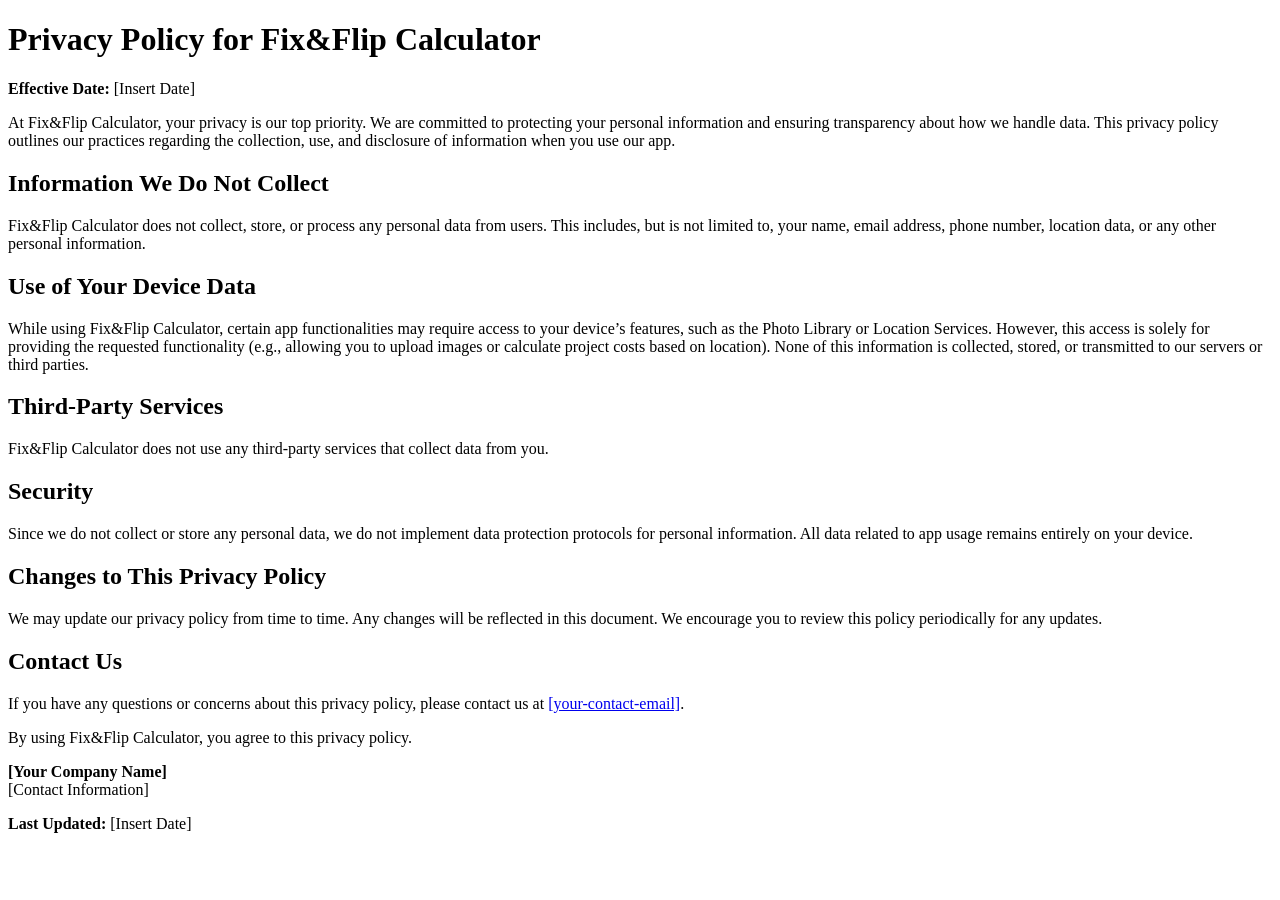
<file: privacyPolicyFFCalculator.html>
<!DOCTYPE html>
<html lang="en">
<head>
    <meta charset="UTF-8">
    <meta name="viewport" content="width=device-width, initial-scale=1.0">
    <title>Privacy Policy for Fix&Flip Calculator</title>
</head>
<body>
    <h1>Privacy Policy for Fix&Flip Calculator</h1>
    <p><strong>Effective Date:</strong> [Insert Date]</p>

    <p>At Fix&Flip Calculator, your privacy is our top priority. We are committed to protecting your personal information and ensuring transparency about how we handle data. This privacy policy outlines our practices regarding the collection, use, and disclosure of information when you use our app.</p>

    <h2>Information We Do Not Collect</h2>
    <p>Fix&Flip Calculator does not collect, store, or process any personal data from users. This includes, but is not limited to, your name, email address, phone number, location data, or any other personal information.</p>

    <h2>Use of Your Device Data</h2>
    <p>While using Fix&Flip Calculator, certain app functionalities may require access to your device’s features, such as the Photo Library or Location Services. However, this access is solely for providing the requested functionality (e.g., allowing you to upload images or calculate project costs based on location). None of this information is collected, stored, or transmitted to our servers or third parties.</p>

    <h2>Third-Party Services</h2>
    <p>Fix&Flip Calculator does not use any third-party services that collect data from you.</p>

    <h2>Security</h2>
    <p>Since we do not collect or store any personal data, we do not implement data protection protocols for personal information. All data related to app usage remains entirely on your device.</p>

    <h2>Changes to This Privacy Policy</h2>
    <p>We may update our privacy policy from time to time. Any changes will be reflected in this document. We encourage you to review this policy periodically for any updates.</p>

    <h2>Contact Us</h2>
    <p>If you have any questions or concerns about this privacy policy, please contact us at <a href="mailto:[your-contact-email]">[your-contact-email]</a>.</p>

    <p>By using Fix&Flip Calculator, you agree to this privacy policy.</p>

    <p><strong>[Your Company Name]</strong><br>
    [Contact Information]</p>

    <p><strong>Last Updated:</strong> [Insert Date]</p>
</body>
</html>
</file>
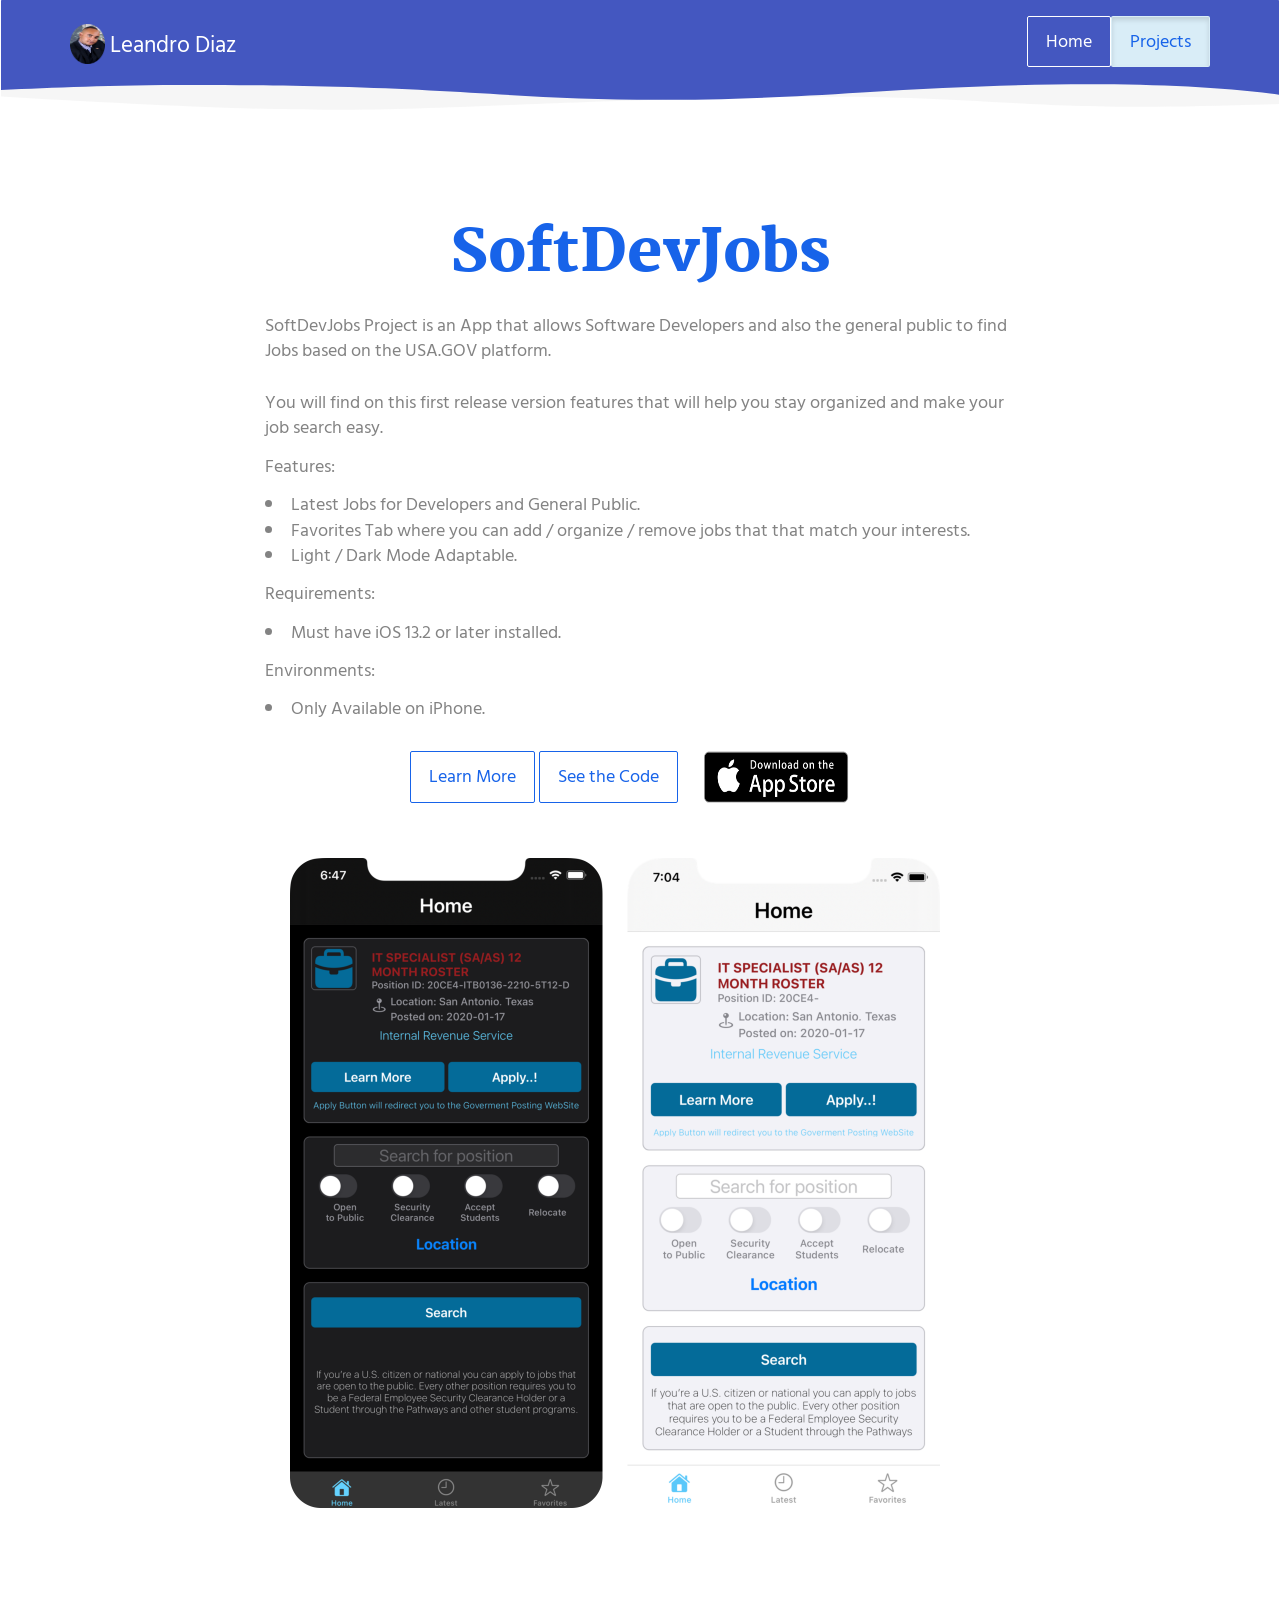
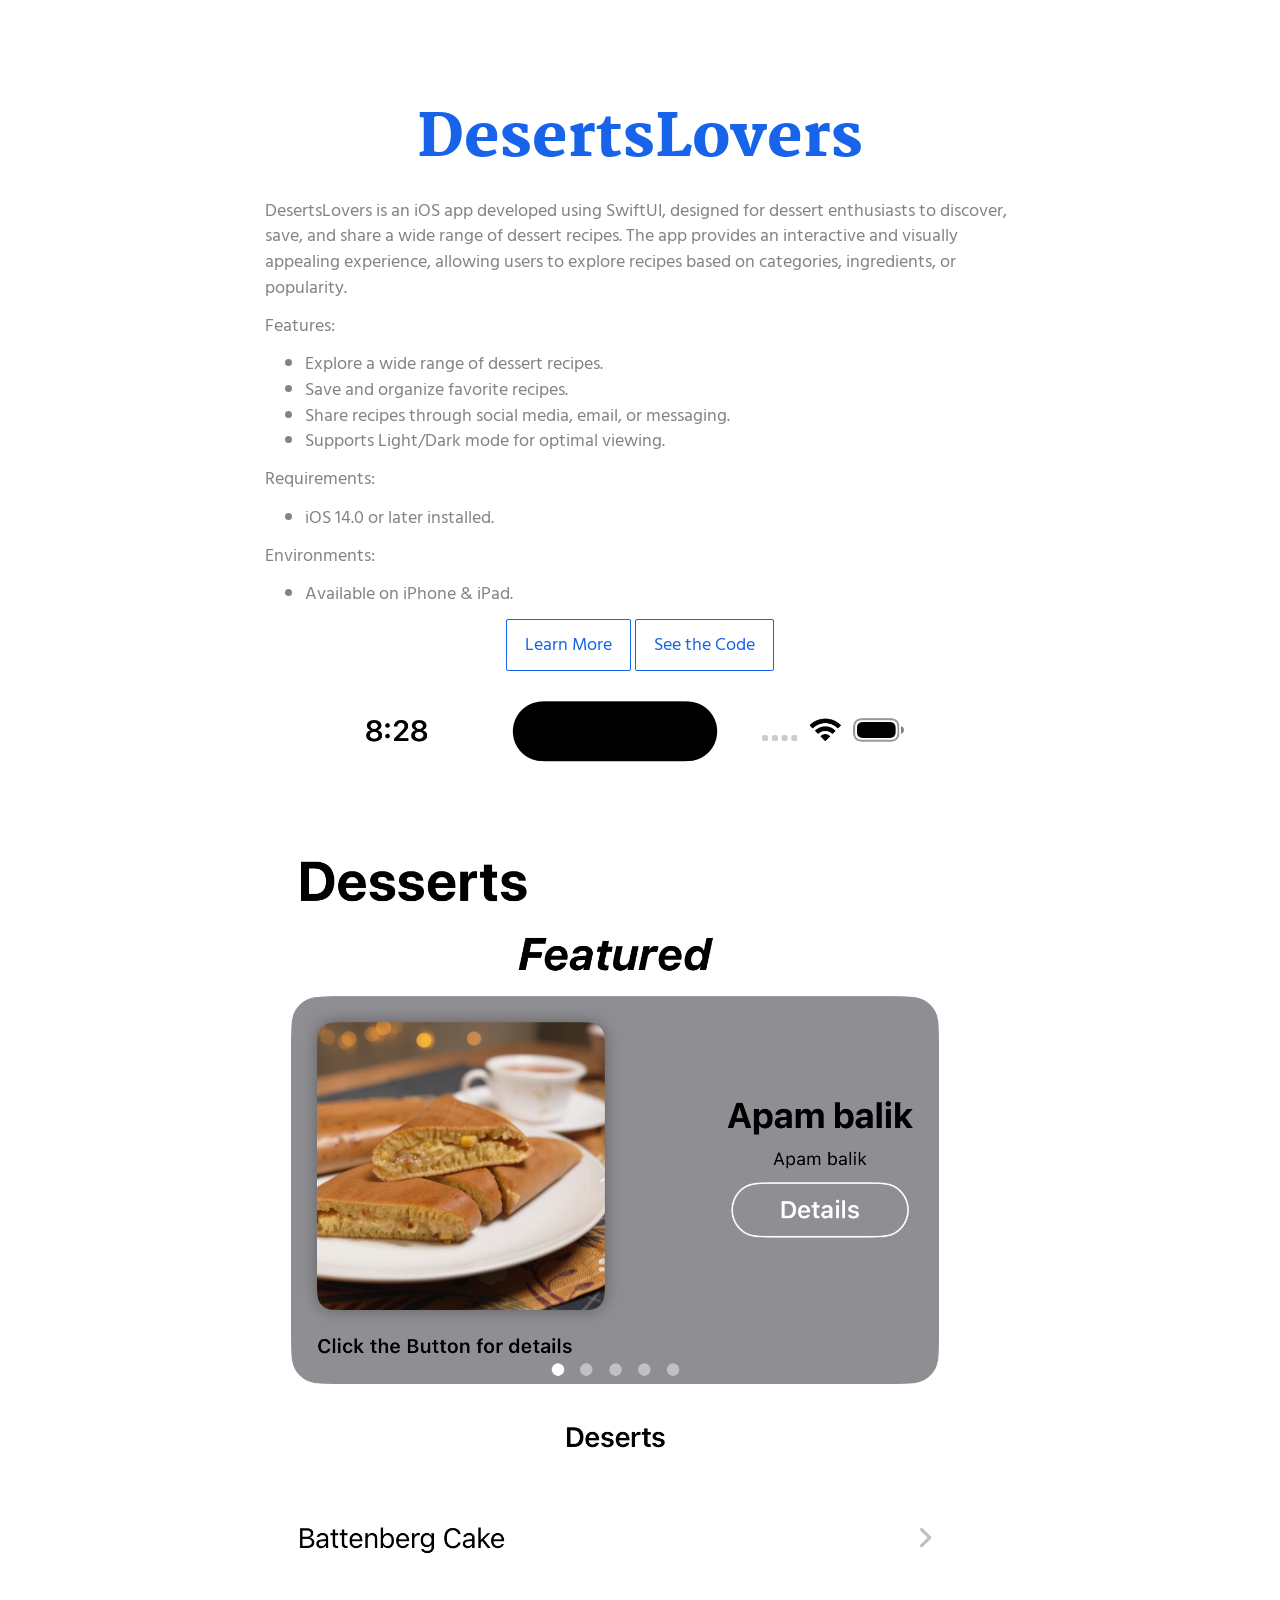
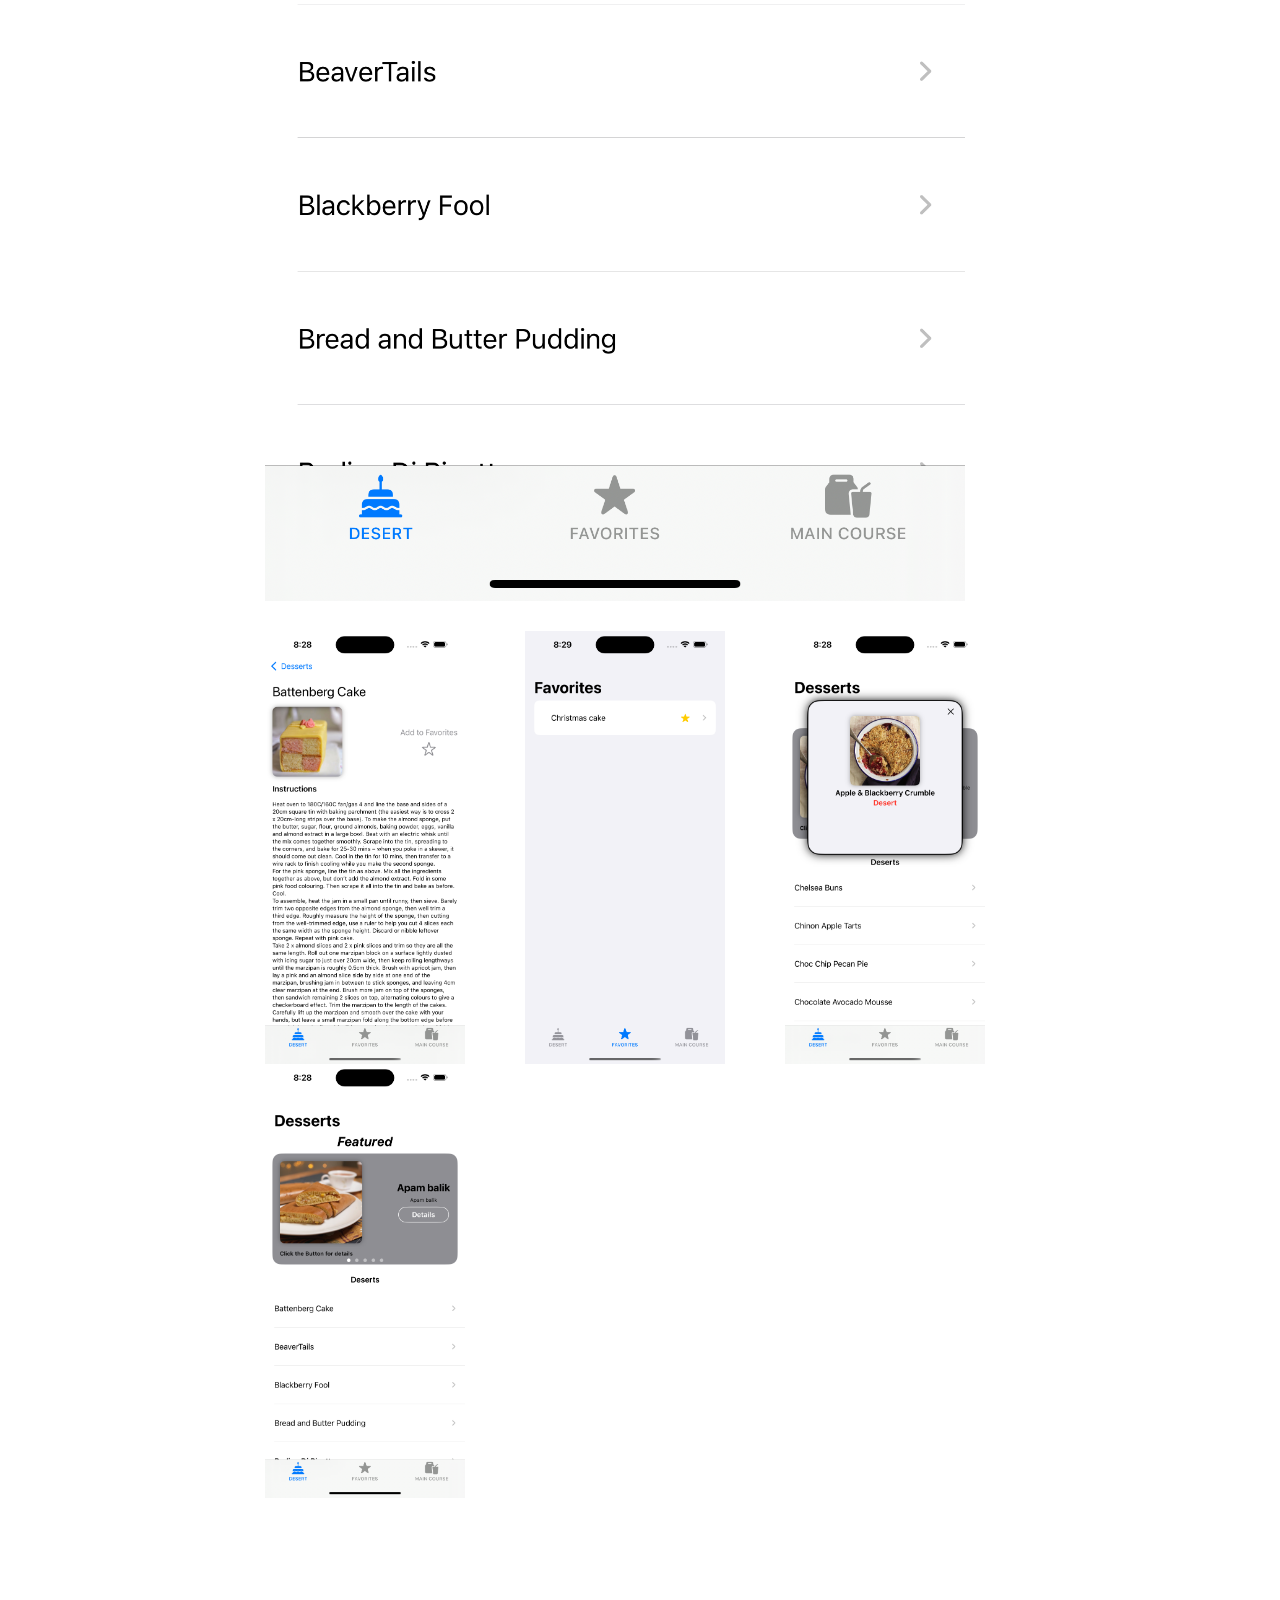
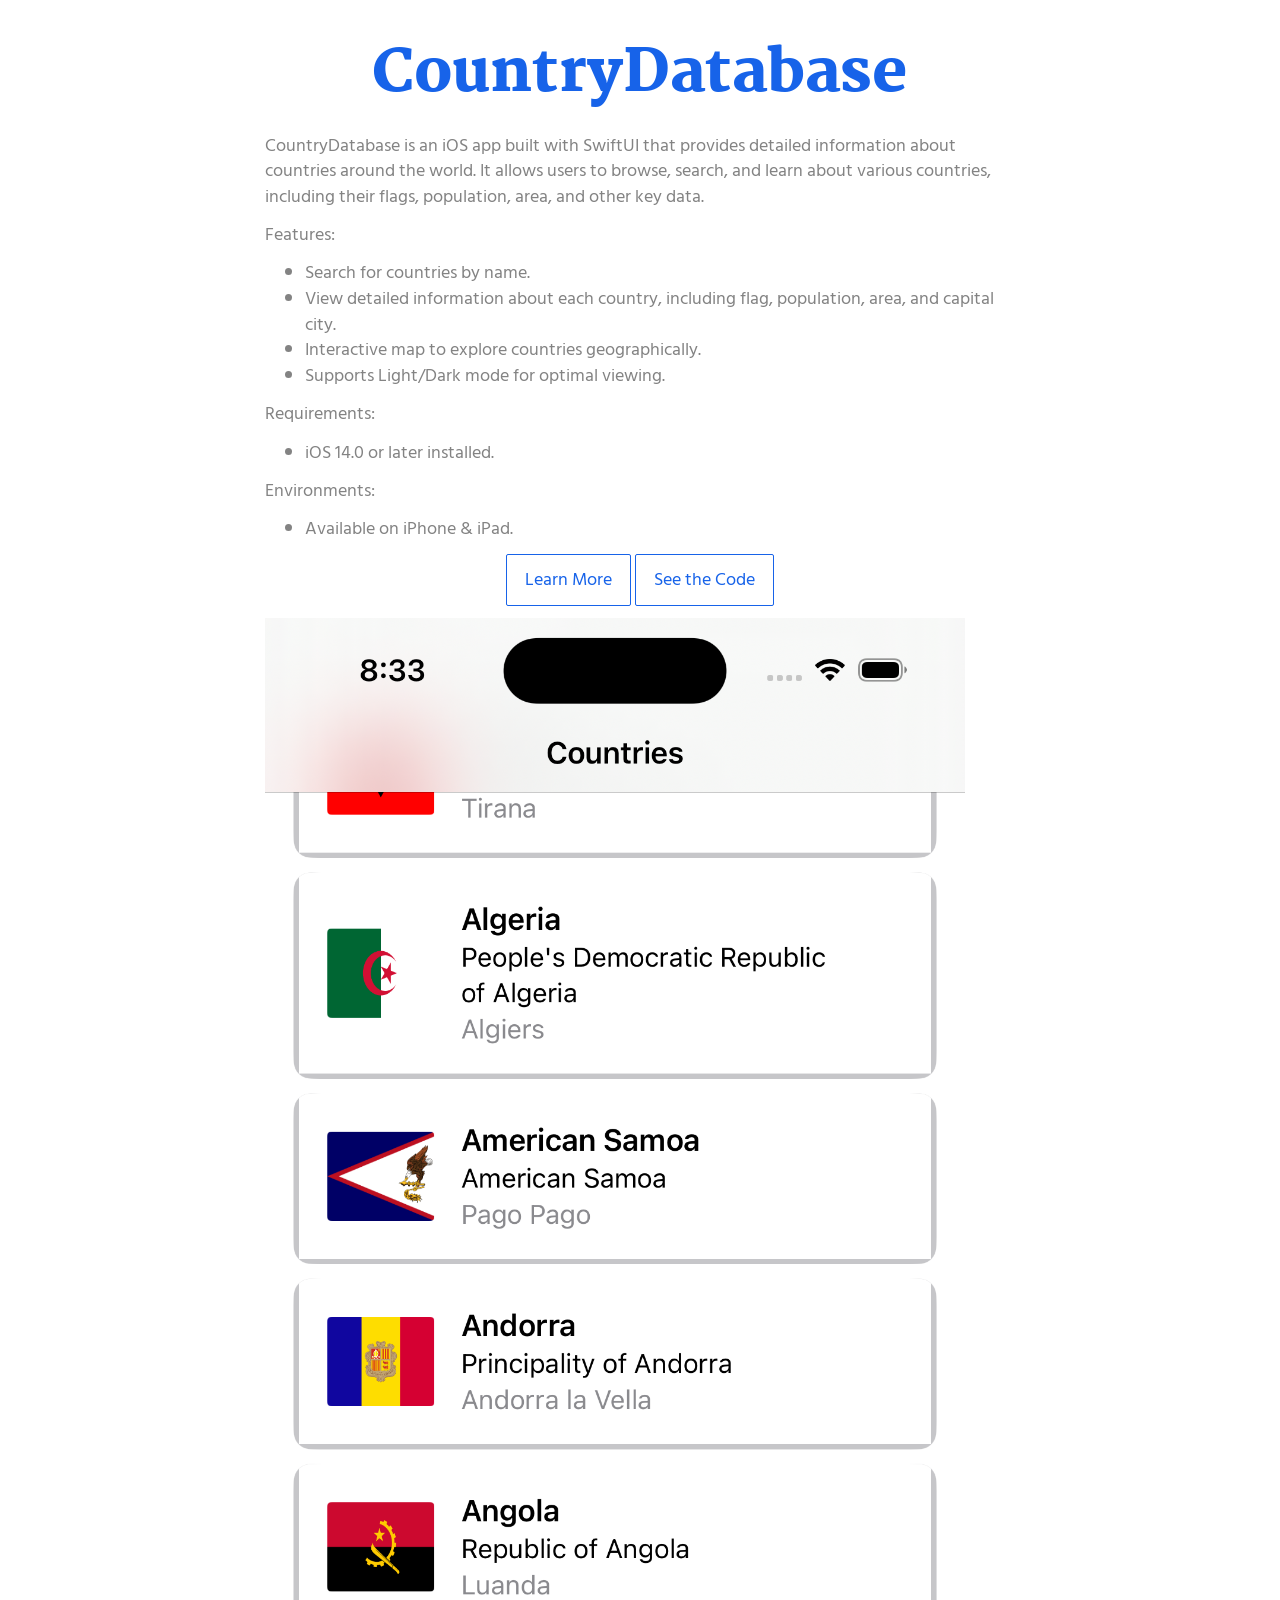
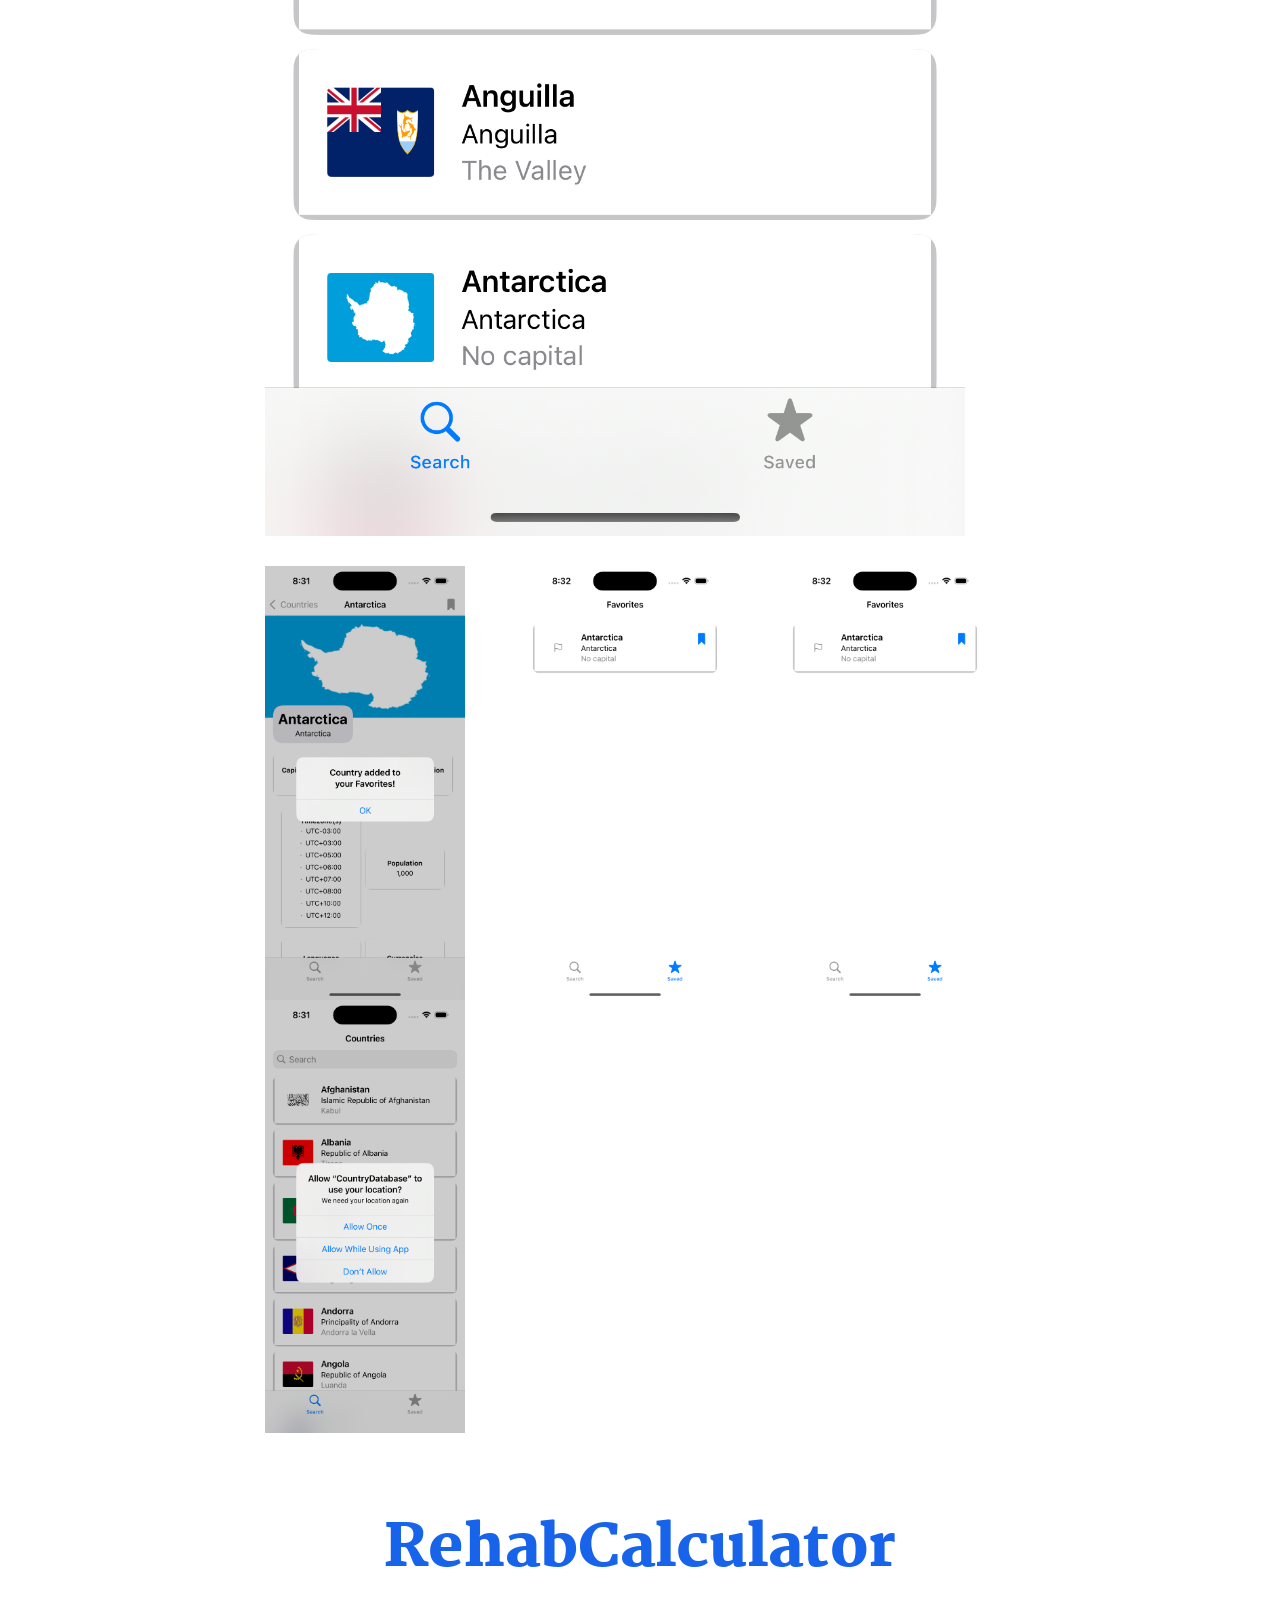
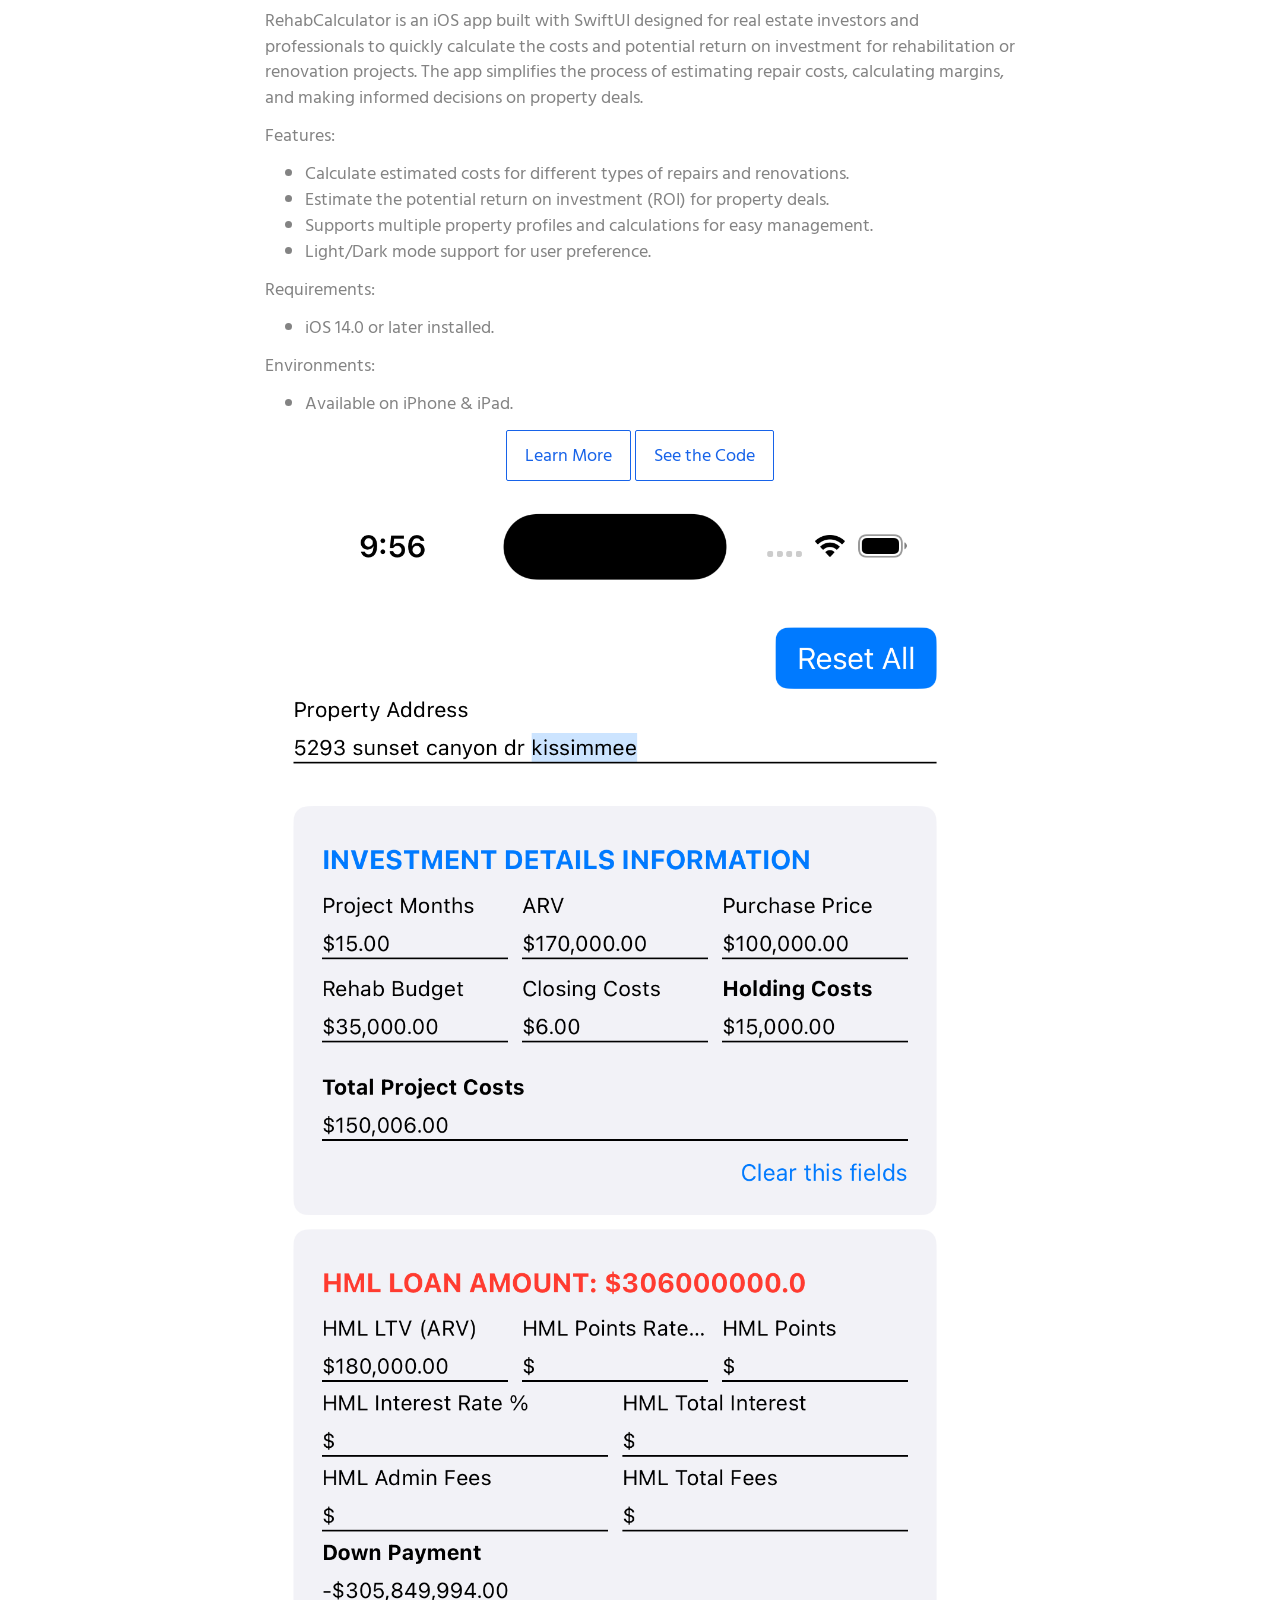
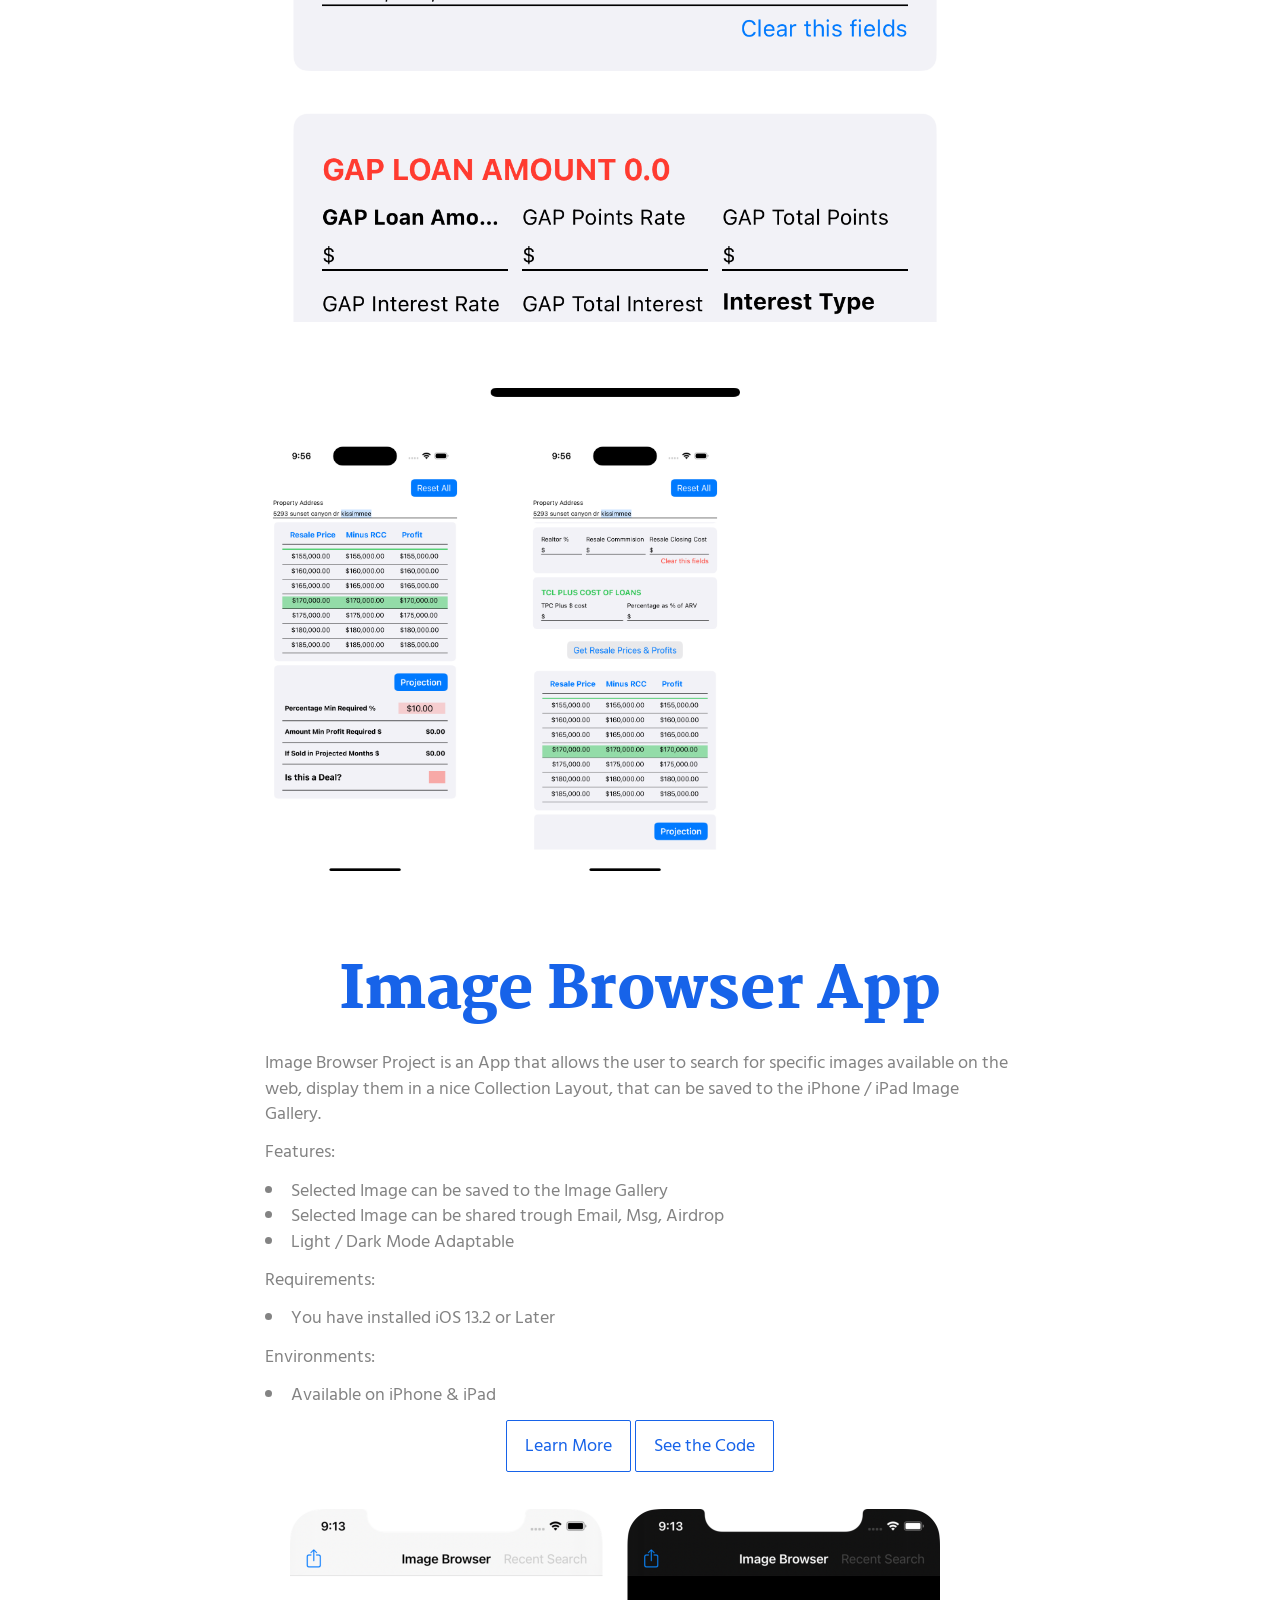
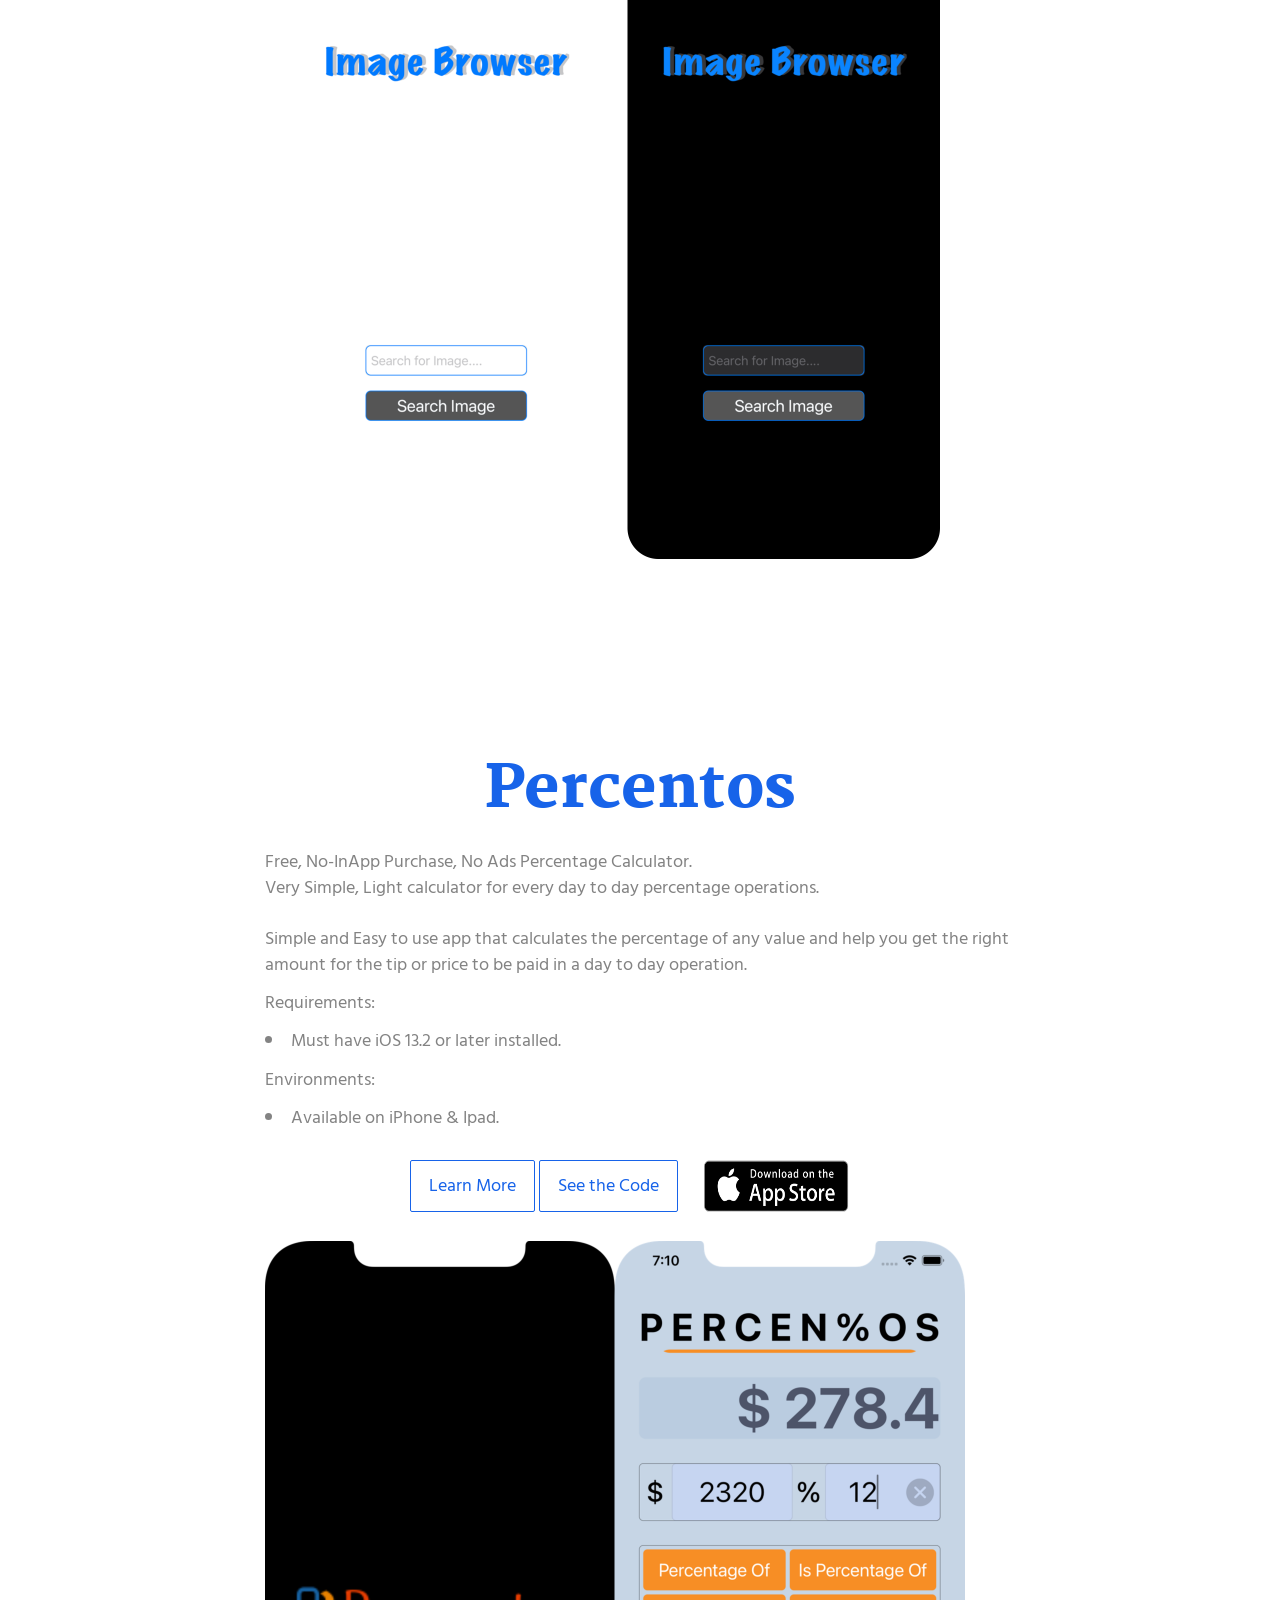
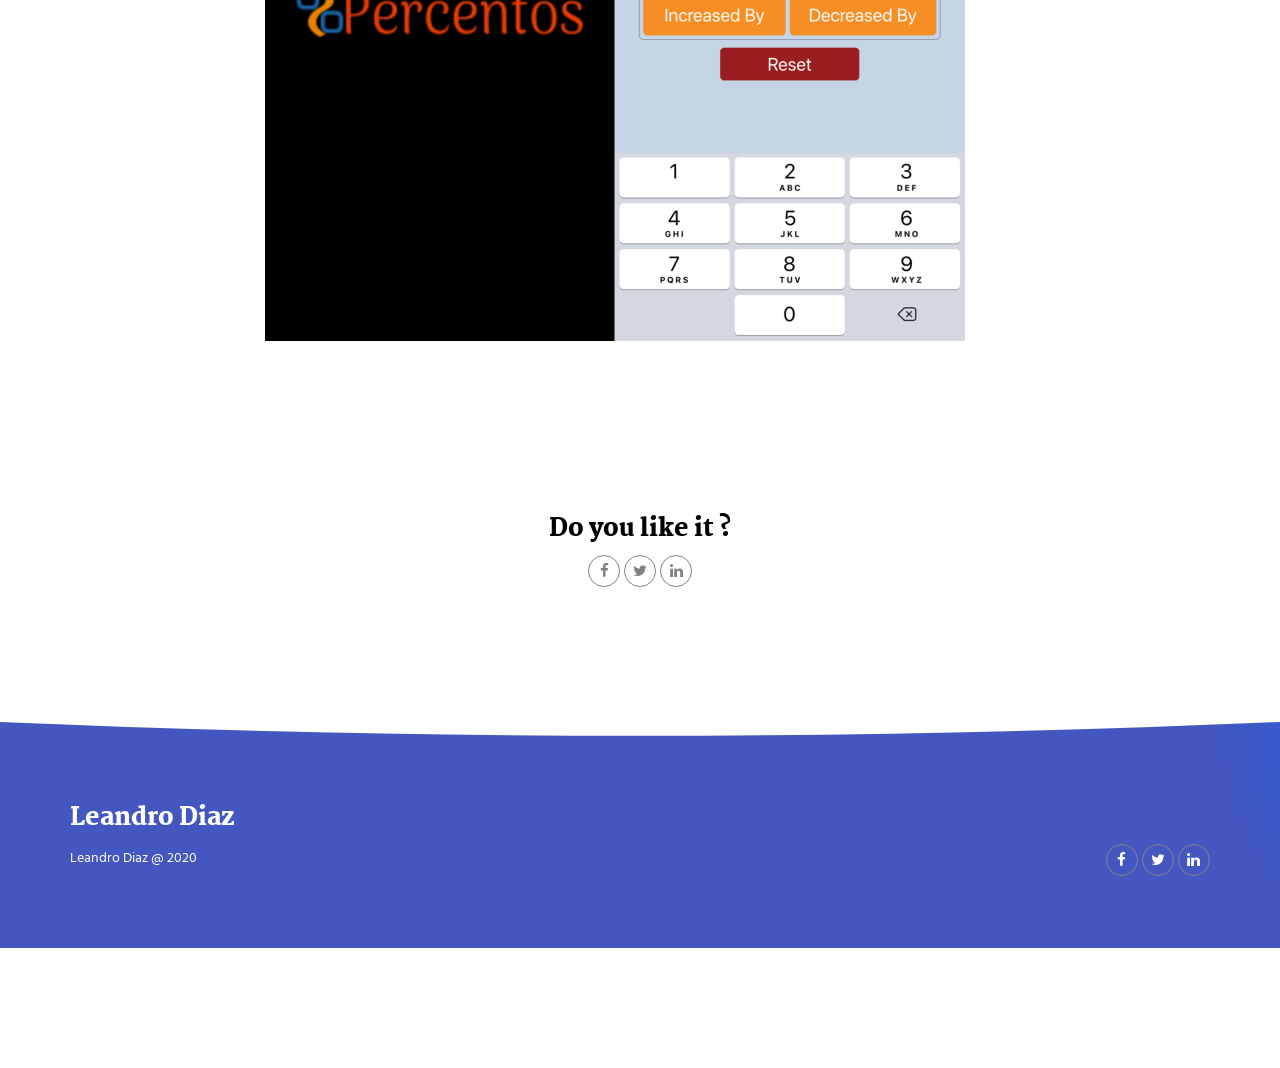
<file: project.html>
<!DOCTYPE html>
<html lang="en">

<head>
  <meta charset="UTF-8">
  <meta content="IE=edge" http-equiv="X-UA-Compatible">
  <meta content="width=device-width,initial-scale=1" name="viewport">
  <meta content="description" name="description">
  <meta name="google" content="notranslate" />

  <meta name="msapplication-tap-highlight" content="no">


  <link rel="apple-touch-icon" sizes="180x180" href="./assets/apple-icon-180x180.png">
  <link href="./assets/favicon.ico" rel="icon">

  <link href="" rel="stylesheet">


  <title>Projects</title>

<link href="./main.550dcf66.css" rel="stylesheet"></head>

<body>
<header>
  <nav class="navbar navbar-default active">
    <div class="container">
      <div class="navbar-header">
        <button type="button" class="navbar-toggle collapsed" data-toggle="collapse" data-target="#navbar-collapse" aria-expanded="false">
          <span class="sr-only">Toggle navigation</span>
          <span class="icon-bar"></span>
          <span class="icon-bar"></span>
          <span class="icon-bar"></span>
        </button>
        <a class="navbar-brand" href="./index.html" title="">
          <img src="./assets/images/minilogo.png" class="navbar-logo-img" alt="", width="35", height="40">
          Leandro Diaz
        </a>
      </div>

      <div class="collapse navbar-collapse" id="navbar-collapse">
        <ul class="nav navbar-nav navbar-right">
          <li>
            <p>
            <a href="./index.html" class="btn btn-default navbar-btn" title="">Home</a>
          </p>
        </li>
          <li>
            <p>
            <a href="./project.html" class="btn bg-info navbar-btn" title="">Projects</a>
          </p>
        </li>

        </ul>
      </div>
    </div>
  </nav>
</header>

<div class="section-container">
    <div class="container">
      <div class="row">
        <div class="col-xs-12 col-md-8 col-md-offset-2">
          <h1 class="text-center">SoftDevJobs</h1>
          <p>
            SoftDevJobs Project is an App that allows Software Developers and also the general public to find Jobs based on the USA.GOV platform.
            <br>
            <br>
            You will find on this first release version features that will help you stay organized and make your job search easy.</p>
            <p>
              Features:
              <li>Latest Jobs for Developers and General Public. </li>
              <li>Favorites Tab where you can add / organize / remove jobs that that match your interests. </li>
              <li>Light / Dark Mode Adaptable.</li>
            </p>
            <p>
              Requirements:
              <li>Must have iOS 13.2 or later installed.</li>
            </p>
            <p>Environments: </p>
            <li>Only Available on iPhone.</li>
          </p>
          <p class="text-center">
            <a href="./softdev.html" class="btn btn-primary" title="">
              Learn More
            </a>

              <a href="https://youtu.be/nCgedhERRaY/" class="btn btn-primary" title="">
                See the Code
              </a>
              <a href="https://apps.apple.com/us/app/softdevjobs/id1534569607" class="btn" title="">
                <img src="./assets/appstoreicon.png" width="150" height="60">
              </a>
              </p>

          <div class="section-container-spacer">
            <img src="./assets/images/SofDev/Collage_Fotor.png" alt="" class="img-responsive reveal-content" data-action="zoom" width="700" height="350">
          </div>

          <!-- <div class="row">
            <div class="col-xs-4">
              <img src="./assets/images/SofDev/main search.png" alt="" class="img-responsive reveal-content" data-action="zoom" width="200" height="200">
            </div>
            <div class="col-xs-4">
              <img src="./assets/images/SofDev/search details.png" alt="" class="img-responsive reveal-content" data-action="zoom" width="200" height="200">
            </div>
            <div class="col-xs-4">
              <img src="./assets/images/SofDev/location.png" alt="" class="img-responsive reveal-content" data-action="zoom" width="200" height="200">
            </div>
            <div class="col-xs-4">
              <img src="./assets/images/SofDev/latest.png" alt="" class="img-responsive reveal-content" data-action="zoom" width="200" height="200">
            </div>
            <div class="col-xs-4">
              <img src="./assets/images/SofDev/favorites.png" alt="" class="img-responsive reveal-content" data-action="zoom" width="200" height="200">
            </div>
            <div class="col-xs-4">
              <img src="./assets/images/SofDev/apply.png" alt="" class="img-responsive reveal-content" data-action="zoom" width="200" height="200">
            </div>

          </div> -->
       </div>
      </div>
    </div>
  </div>

  <div class="section-container">
    <div class="container">
      <div class="row">
        <div class="col-xs-12 col-md-8 col-md-offset-2">
          <h1 class="text-center">DesertsLovers</h1>
          <p>
            DesertsLovers is an iOS app developed using SwiftUI, designed for dessert enthusiasts to discover, save, and share a wide range of dessert recipes.
            The app provides an interactive and visually appealing experience, allowing users to explore recipes based on categories, ingredients, or popularity.
          </p>
          <p>
            Features:
            <ul>
              <li>Explore a wide range of dessert recipes.</li>
              <li>Save and organize favorite recipes.</li>
              <li>Share recipes through social media, email, or messaging.</li>
              <li>Supports Light/Dark mode for optimal viewing.</li>
            </ul>
          </p>
          <p>
            Requirements:
            <ul>
              <li>iOS 14.0 or later installed.</li>
            </ul>
          </p>
          <p>Environments: </p>
          <ul>
            <li>Available on iPhone & iPad.</li>
          </ul>
          <p class="text-center">
            <a href="https://github.com/leandroadiazr/DesertsLovers" class="btn btn-primary" title="">
              Learn More
            </a>
            <a href="https://github.com/leandroadiazr/DesertsLovers" class="btn btn-primary" title="">
              See the Code
            </a>
          </p>
  
          <div class="section-container-spacer">
            <img src="./assets/images/DesertLovers/main.png" alt="DesertsLovers App Screenshot" class="img-responsive reveal-content" data-action="zoom" width="700" height="350">
          </div>
           <div class="row">
          <div class="col-xs-4">
            <img src="./assets/images/DesertLovers/details.png"" class="img-responsive reveal-content" data-action="zoom" width="200" height="200">
          </div>
          <div class="col-xs-4">
            <img src="./assets/images/DesertLovers/favorites.png" alt="" class="img-responsive reveal-content" data-action="zoom" width="200" height="200">
          </div>
          <div class="col-xs-4">
            <img src="./assets/images/DesertLovers/expanded.png" alt="" class="img-responsive reveal-content" data-action="zoom" width="200" height="200">
          </div>
          <div class="col-xs-4">
            <img src="./assets/images/DesertLovers/main.png" alt="" class="img-responsive reveal-content" data-action="zoom" width="200" height="200">
          </div>

        </div>
        </div>
      </div>
    </div>
  </div>
  
  <div class="section-container">
    <div class="container">
      <div class="row">
        <div class="col-xs-12 col-md-8 col-md-offset-2">
          <h1 class="text-center">CountryDatabase</h1>
          <p>
            CountryDatabase is an iOS app built with SwiftUI that provides detailed information about countries around the world. It allows users to browse, search, and learn about various countries, including their flags, population, area, and other key data.
          </p>
          <p>
            Features:
            <ul>
              <li>Search for countries by name.</li>
              <li>View detailed information about each country, including flag, population, area, and capital city.</li>
              <li>Interactive map to explore countries geographically.</li>
              <li>Supports Light/Dark mode for optimal viewing.</li>
            </ul>
          </p>
          <p>
            Requirements:
            <ul>
              <li>iOS 14.0 or later installed.</li>
            </ul>
          </p>
          <p>Environments: </p>
          <ul>
            <li>Available on iPhone & iPad.</li>
          </ul>
          <p class="text-center">
            <a href="https://github.com/leandroadiazr/CountryDatabase" class="btn btn-primary" title="">
              Learn More
            </a>
            <a href="https://github.com/leandroadiazr/CountryDatabase" class="btn btn-primary" title="">
              See the Code
            </a>
          </p>
  
          <div class="section-container-spacer">
            <img src="./assets/images/countrydatabase/main.png" alt="CountryDatabase App Screenshot" class="img-responsive reveal-content" data-action="zoom" width="700" height="350">
          </div>
          <div class="row">
            <div class="col-xs-4">
              <img src="./assets/images/countrydatabase/details.png"" class="img-responsive reveal-content" data-action="zoom" width="200" height="200">
            </div>
            <div class="col-xs-4">
              <img src="./assets/images/countrydatabase/favorites.png" alt="" class="img-responsive reveal-content" data-action="zoom" width="200" height="200">
            </div>
            <div class="col-xs-4">
              <img src="./assets/images/countrydatabase/favorites.png" alt="" class="img-responsive reveal-content" data-action="zoom" width="200" height="200">
            </div>
            <div class="col-xs-4">
              <img src="./assets/images/countrydatabase/main 1.png" alt="" class="img-responsive reveal-content" data-action="zoom" width="200" height="200">
            </div>
        </div>
      </div>
    </div>
  </div>
  
  <div class="section-container">
    <div class="container">
      <div class="row">
        <div class="col-xs-12 col-md-8 col-md-offset-2">
          <h1 class="text-center">RehabCalculator</h1>
          <p>
            RehabCalculator is an iOS app built with SwiftUI designed for real estate investors and professionals to quickly calculate the costs and potential return on investment for rehabilitation or renovation projects. The app simplifies the process of estimating repair costs, calculating margins, and making informed decisions on property deals.
          </p>
          <p>
            Features:
            <ul>
              <li>Calculate estimated costs for different types of repairs and renovations.</li>
              <li>Estimate the potential return on investment (ROI) for property deals.</li>
              <li>Supports multiple property profiles and calculations for easy management.</li>
              <li>Light/Dark mode support for user preference.</li>
            </ul>
          </p>
          <p>
            Requirements:
            <ul>
              <li>iOS 14.0 or later installed.</li>
            </ul>
          </p>
          <p>Environments: </p>
          <ul>
            <li>Available on iPhone & iPad.</li>
          </ul>
          <p class="text-center">
            <a href="https://github.com/leandroadiazr/RehabCalculator" class="btn btn-primary" title="">
              Learn More
            </a>
            <a href="https://github.com/leandroadiazr/RehabCalculator" class="btn btn-primary" title="">
              See the Code
            </a>
          </p>
  
          <div class="section-container-spacer">
            <img src="./assets/images/rehabcalculator/main.png" alt="RehabCalculator App Screenshot" class="img-responsive reveal-content" data-action="zoom" width="700" height="350">
          </div>
          <div class="row">
            <div class="col-xs-4">
              <img src="./assets/images/rehabcalculator/details.png"" class="img-responsive reveal-content" data-action="zoom" width="200" height="200">
            </div>
            <div class="col-xs-4">
              <img src="./assets/images/rehabcalculator/feature.png" alt="" class="img-responsive reveal-content" data-action="zoom" width="200" height="200">
            </div>
        </div>
      </div>
    </div>
  </div>
  

<div class="section-container">
  <div class="container">
    <div class="row">
      <div class="col-xs-12 col-md-8 col-md-offset-2">
        <h1 class="text-center">Image Browser App</h1>
        <p>
          Image Browser Project is an App that allows the user to search for specific images available on the web, display them in a nice Collection Layout, that can be saved to the iPhone / iPad Image Gallery.
        </p>
          <p>
            Features:

            <li>Selected Image can be saved to the Image Gallery </li>
            <li>Selected Image can be shared trough Email, Msg, Airdrop </li>
            <li>Light / Dark Mode Adaptable</li>
          </p>
          <p>
            Requirements:
            <li>You have installed iOS 13.2 or Later</li>
          </p>
          <p>Environments: </p>
          <li>Available on iPhone & iPad</li>

        </p>
        <p class="text-center">
          <a href="./imgBrowser.html" class="btn btn-primary"title="">
            Learn More
          </a>

            <a href="https://youtu.be/TfZc2vB-F0M" class="btn btn-primary" title="">
              See the Code
            </a>
            </p>

        <div class="section-container-spacer">
          <img src="./assets/images/imgBrowser/Collage_Fotor.png" alt="" class="img-responsive reveal-content" data-action="zoom" width="700" height="350">
        </div>

        <!-- <div class="row">
          <div class="col-xs-4">
            <img src="./assets/images/imgBrowser/search deta.png" alt="" class="img-responsive reveal-content" data-action="zoom" width="200" height="200">
          </div>
          <div class="col-xs-4">
            <img src="./assets/images/imgBrowser/share.png" alt="" class="img-responsive reveal-content" data-action="zoom" width="200" height="200">
          </div>
          <div class="col-xs-4">
            <img src="./assets/images/imgBrowser/selected.png" alt="" class="img-responsive reveal-content" data-action="zoom" width="200" height="200">
          </div>
          <div class="col-xs-4">
            <img src="./assets/images/imgBrowser/recents.png" alt="" class="img-responsive reveal-content" data-action="zoom" width="200" height="200">
          </div>

        </div> -->
     </div>
    </div>
  </div>
</div>

<div class="section-container">
  <div class="container">
    <div class="row">
      <div class="col-xs-12 col-md-8 col-md-offset-2">
        <h1 class="text-center">Percentos</h1>
        <p>
          Free, No-InApp Purchase, No Ads Percentage Calculator.
          <br>
          Very Simple, Light calculator for every day to day percentage operations.
          <br>
          <br>
          Simple and Easy to use app that calculates the percentage of any value and help you get the right amount for the tip or price to be paid in a day to day operation.</p>

          <p>
            Requirements:
            <li>Must have iOS 13.2 or later installed.</li>
          </p>
          <p>Environments: </p>
          <li>Available on iPhone & Ipad.</li>
        </p>

        <p class="text-center">
          <a href="./percentos.html" class="btn btn-primary"title="">
            Learn More
          </a>

            <a href="https://youtu.be/TfZc2vB-F0M" class="btn btn-primary" title="">
              See the Code
            </a>
            <a href="https://apps.apple.com/us/app/percentos/id1539692497" class="btn" title="">
              <img src="./assets/appstoreicon.png" width="150" height="60">
            </a>
            </p>

        <div class="section-container-spacer">
          <img src="./assets/images/percentos/Fotor.png" alt="" class="img-responsive reveal-content" data-action="zoom" width="700" height="350">
        </div>

        <!-- <div class="row">
          <div class="col-xs-4">
            <img src="./assets/images/imgBrowser/search deta.png" alt="" class="img-responsive reveal-content" data-action="zoom" width="200" height="200">
          </div>
          <div class="col-xs-4">
            <img src="./assets/images/imgBrowser/share.png" alt="" class="img-responsive reveal-content" data-action="zoom" width="200" height="200">
          </div>
          <div class="col-xs-4">
            <img src="./assets/images/imgBrowser/selected.png" alt="" class="img-responsive reveal-content" data-action="zoom" width="200" height="200">
          </div>
          <div class="col-xs-4">
            <img src="./assets/images/imgBrowser/recents.png" alt="" class="img-responsive reveal-content" data-action="zoom" width="200" height="200">
          </div>

        </div> -->
     </div>
    </div>
  </div>
</div>


  <div class="section-container">
    <div class="container text-center">
      <div class="row section-container-spacer">
        <div class="col-xs-12 col-md-12">

          <h3>Do you like it ?</h3>
          <p>
            <a href="https://www.facebook.com/mydhstudio/" class="social-round-icon fa-icon" title="">
              <i class="fa fa-facebook" aria-hidden="true"></i>
            </a>
            <a href="https://twitter.com/leandrodiazr" class="social-round-icon fa-icon" title="">
              <i class="fa fa-twitter" aria-hidden="true"></i>
            </a>
            <a href="https://www.linkedin.com/in/leandroadiazr/" class="social-round-icon fa-icon" title="">
              <i class="fa fa-linkedin" aria-hidden="true"></i>
            </a>
          </p>
        </div>
      </div>

    </div>
  </div>

<footer class="footer-container white-text-container">
  <div class="container">
    <div class="row">


      <div class="col-xs-12">
        <h3>Leandro Diaz</h3>

        <div class="row">
          <div class="col-xs-12 col-sm-7">
            <p>
              <small><a href href="https://leandroadiazr.github.io/" title="">Leandro Diaz @ 2020</a></small>
            </p>
          </div>
          <div class="col-xs-12 col-sm-5">
            <p class="text-right">
              <a href="https://www.facebook.com/mydhstudio/" class="social-round-icon fa-icon" title="">
                <i class="fa fa-facebook" aria-hidden="true"></i>
              </a>
              <a href="https://twitter.com/leandrodiazr" class="social-round-icon fa-icon" title="">
                <i class="fa fa-twitter" aria-hidden="true"></i>
              </a>
              <a href="https://www.linkedin.com/in/leandroadiazr/" class="social-round-icon fa-icon" title="">
                <i class="fa fa-linkedin" aria-hidden="true"></i>
              </a>
            </p>
          </div>
        </div>


      </div>
    </div>
  </div>
</footer>

<script>
  document.addEventListener("DOMContentLoaded", function (event) {
    navActivePage();
    scrollRevelation('.reveal');
  });
</script>

<!-- Google Analytics: change UA-XXXXX-X to be your site's ID

<script>
  (function (i, s, o, g, r, a, m) {
    i['GoogleAnalyticsObject'] = r; i[r] = i[r] || function () {
      (i[r].q = i[r].q || []).push(arguments)
    }, i[r].l = 1 * new Date(); a = s.createElement(o),
      m = s.getElementsByTagName(o)[0]; a.async = 1; a.src = g; m.parentNode.insertBefore(a, m)
  })(window, document, 'script', '//www.google-analytics.com/analytics.js', 'ga');
  ga('create', 'UA-XXXXX-X', 'auto');
  ga('send', 'pageview');
</script>

--> <script type="text/javascript" src="./main.0cf8b554.js"></script></body>

</html>
</file>
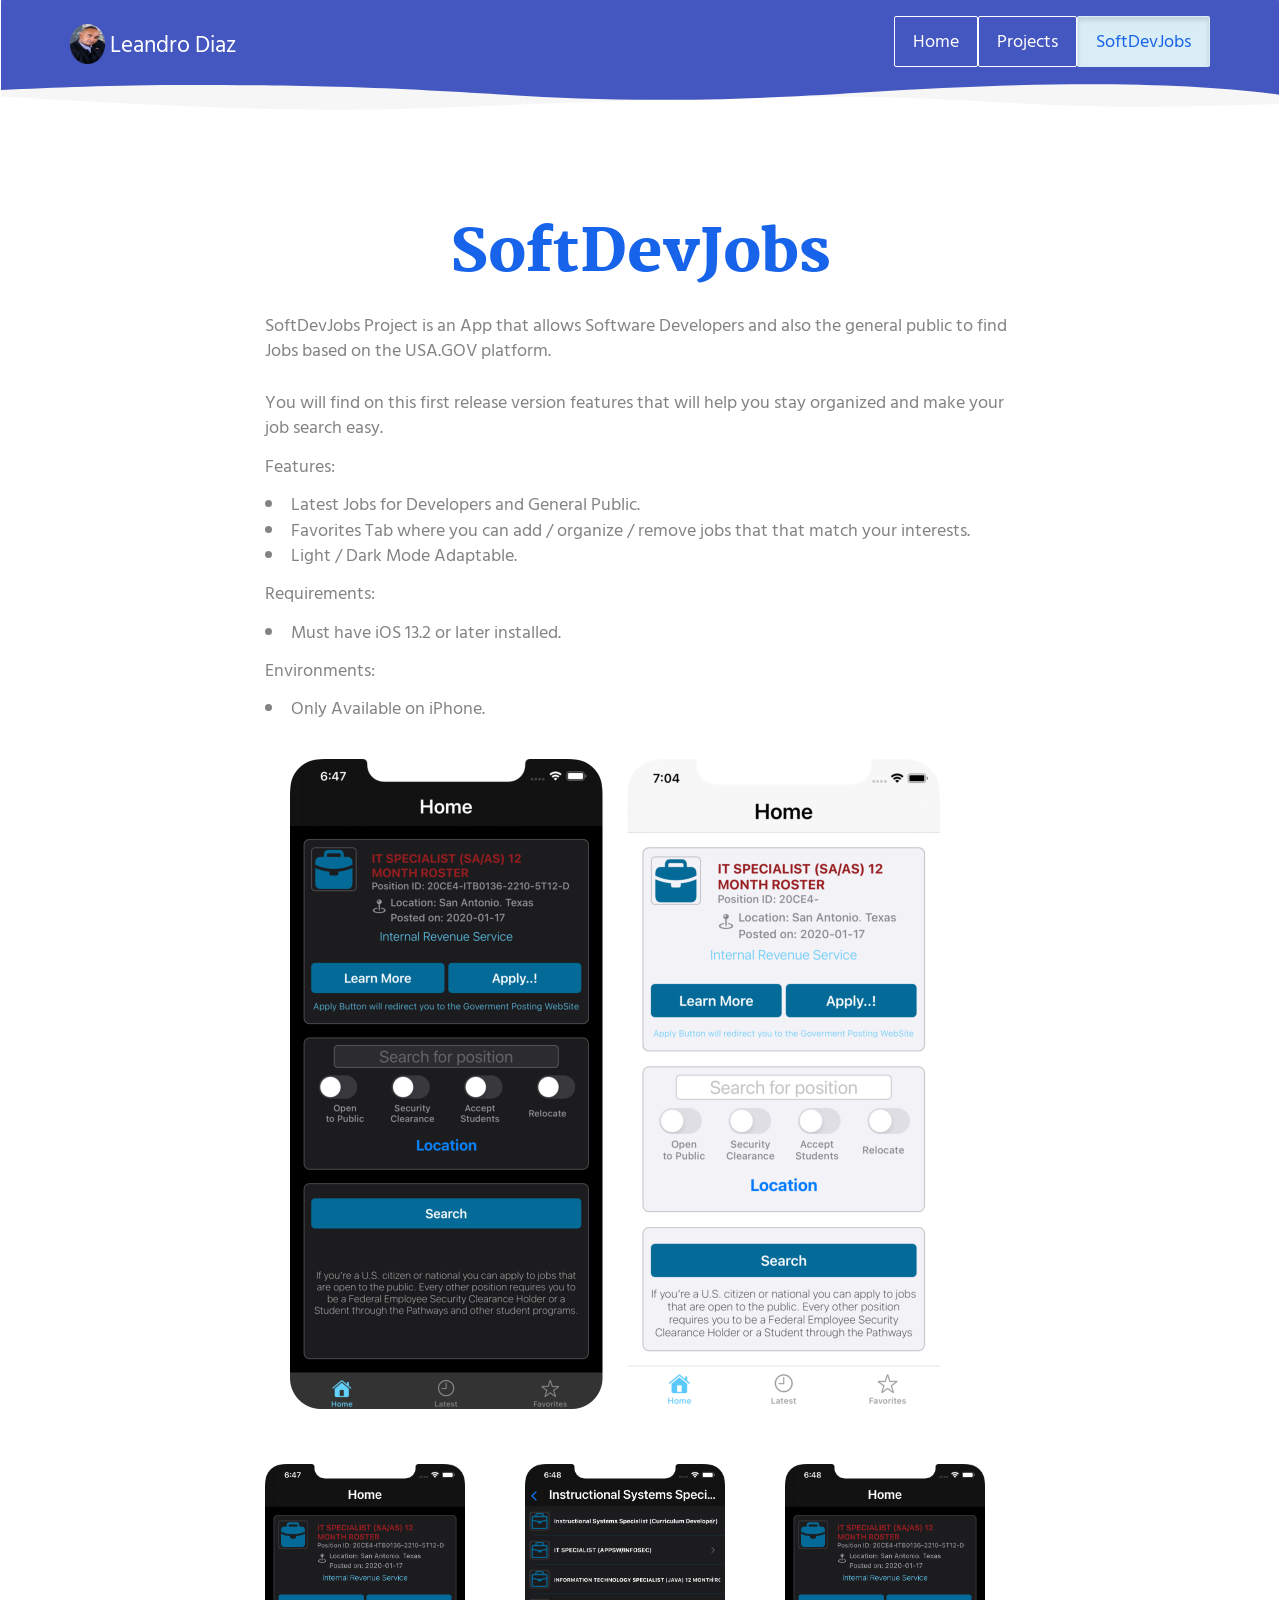
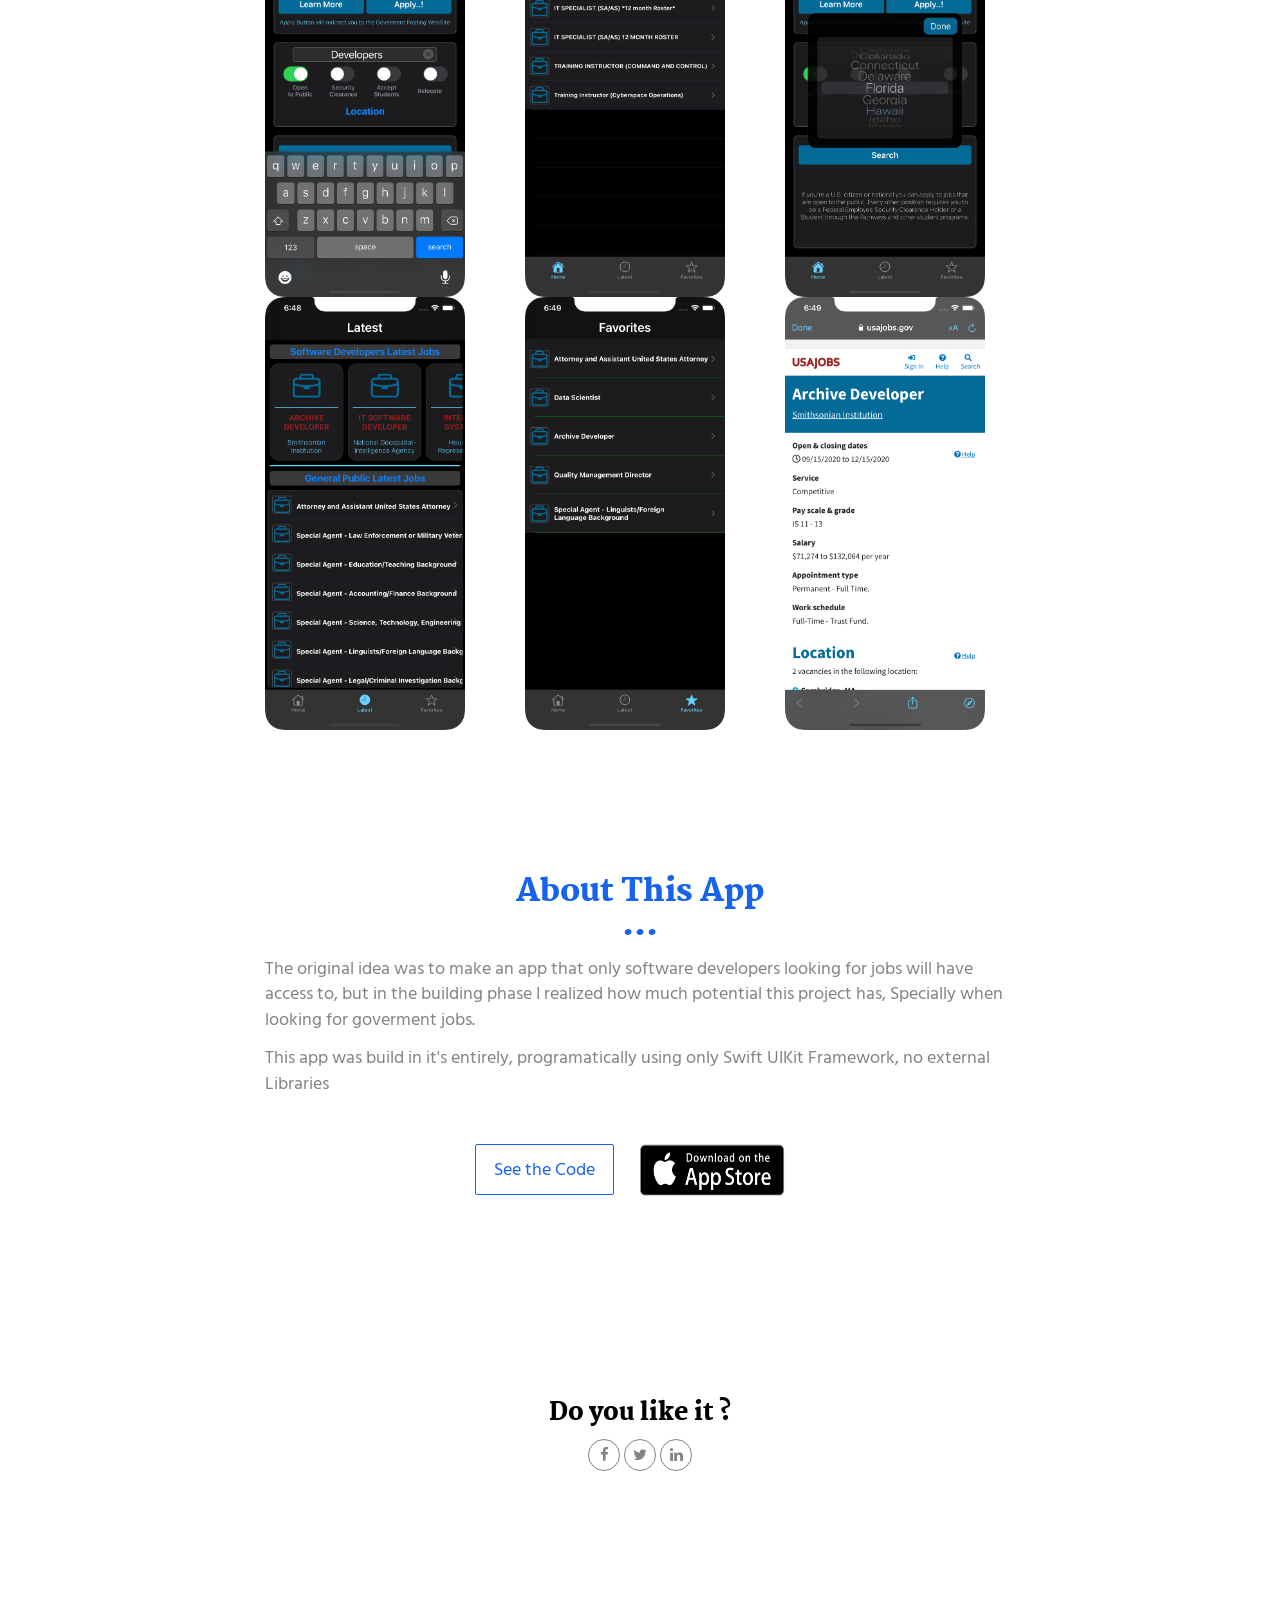
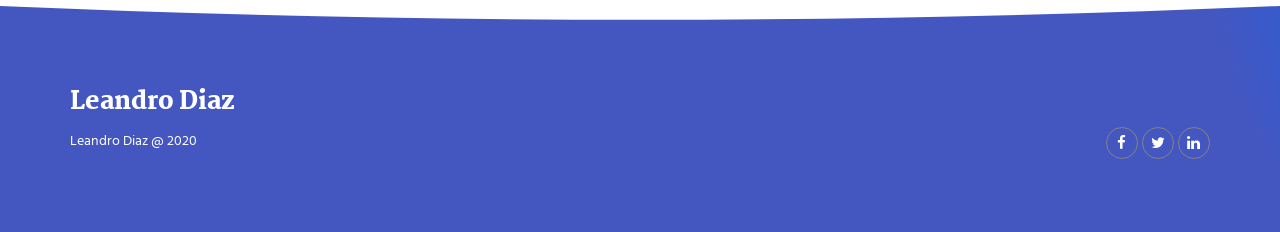
<file: softdev.html>
<!DOCTYPE html>
<html lang="en">

<head>
  <meta charset="UTF-8">
  <meta content="IE=edge" http-equiv="X-UA-Compatible">
  <meta content="width=device-width,initial-scale=1" name="viewport">
  <meta content="description" name="description">
  <meta name="google" content="notranslate" />

  <link rel="apple-touch-icon" sizes="180x180" href="./assets/apple-icon-180x180.png">
  <link href="./assets/favicon.ico" rel="icon">

  <link href="" rel="stylesheet">


  <title>Soft Dev Jobs</title>

<link href="./main.550dcf66.css" rel="stylesheet"></head>

<body>
<header>
  <nav class="navbar navbar-default active">
    <div class="container">
      <div class="navbar-header">
        <button type="button" class="navbar-toggle collapsed" data-toggle="collapse" data-target="#navbar-collapse" aria-expanded="false">
          <span class="sr-only">Toggle navigation</span>
          <span class="icon-bar"></span>
          <span class="icon-bar"></span>
          <span class="icon-bar"></span>
        </button>
        <a class="navbar-brand" href="./index.html" title="">
          <img src="./assets/images/minilogo.png" class="navbar-logo-img" alt="", width="35", height="40">
          Leandro Diaz
        </a>
      </div>

      <div class="collapse navbar-collapse" id="navbar-collapse">
        <ul class="nav navbar-nav navbar-right">
          <li>
            <p>
            <a href="./index.html" class="btn btn-default navbar-btn" title="">Home</a>
          </p>
        </li>
          <li>
            <p>
            <a href="./project.html" class="btn btn-default navbar-btn" title="">Projects</a>
          </p>
        </li>
        <li>
          <p>
          <a href="./softdev.html" class="btn bg-info navbar-btn" title="">SoftDevJobs</a>
        </p>
      </li>

        </ul>
      </div>
    </div>
  </nav>
</header>

<div class="section-container">
    <div class="container">
      <div class="row">
        <div class="col-xs-12 col-md-8 col-md-offset-2">
          <h1 class="text-center">SoftDevJobs</h1>
          <p>
            SoftDevJobs Project is an App that allows Software Developers and also the general public to find Jobs based on the USA.GOV platform.
            <br>
            <br>
            You will find on this first release version features that will help you stay organized and make your job search easy.</p>
            <p>
              Features:
              <li>Latest Jobs for Developers and General Public. </li>
              <li>Favorites Tab where you can add / organize / remove jobs that that match your interests. </li>
              <li>Light / Dark Mode Adaptable.</li>
            </p>
            <p>
              Requirements:
              <li>Must have iOS 13.2 or later installed.</li>
            </p>
            <p>Environments: </p>
            <li>Only Available on iPhone.</li>
          </p>

          <div class="section-container-spacer">
            <img src="./assets/images/SofDev/Collage_Fotor.png" alt="" class="img-responsive reveal-content" data-action="zoom" width="700" height="350">
          </div>

          <div class="row">
            <div class="col-xs-4">
              <img src="./assets/images/SofDev/main search.png" alt="" class="img-responsive reveal-content" data-action="zoom" width="200" height="200">
            </div>
            <div class="col-xs-4">
              <img src="./assets/images/SofDev/search details.png" alt="" class="img-responsive reveal-content" data-action="zoom" width="200" height="200">
            </div>
            <div class="col-xs-4">
              <img src="./assets/images/SofDev/location.png" alt="" class="img-responsive reveal-content" data-action="zoom" width="200" height="200">
            </div>
            <div class="col-xs-4">
              <img src="./assets/images/SofDev/latest.png" alt="" class="img-responsive reveal-content" data-action="zoom" width="200" height="200">
            </div>
            <div class="col-xs-4">
              <img src="./assets/images/SofDev/favorites.png" alt="" class="img-responsive reveal-content" data-action="zoom" width="200" height="200">
            </div>
            <div class="col-xs-4">
              <img src="./assets/images/SofDev/apply.png" alt="" class="img-responsive reveal-content" data-action="zoom" width="200" height="200">
            </div>

          </div>
       </div>
      </div>
    </div>
  </div>

  <div class="section-container">
    <div class="container">
      <div class="row section-container-spacer">
        <div class="col-xs-12 col-md-8 col-md-offset-2">
          <h2 class="text-center">About This App</h2>
          <div class="section-container-spacer">
            <p>The original idea was to make an app that only software developers looking for jobs will have access to, but in the building phase I realized how much potential this project has, Specially when looking for goverment jobs.</p>
            <p>This app was build in it's entirely, programatically using only Swift UIKit Framework, no external Libraries</p>
          </div>
          <p class="text-center">
          <a href="https://youtu.be/nCgedhERRaY" class="btn btn-primary" title="">
            See the Code
          </a>
          <a href="https://apps.apple.com/us/app/softdevjobs/id1534569607" class="btn" title="">
            <img src="./assets/appstoreicon.png" width="150" height="60">
          </a>
          </p>
        </div>
      </div>
    </div>
  </div>

  <div class="section-container">
    <div class="container text-center">
      <div class="row section-container-spacer">
        <div class="col-xs-12 col-md-12">

          <h3>Do you like it ?</h3>
          <p>
            <a href="https://www.facebook.com/mydhstudio/" class="social-round-icon fa-icon" title="">
              <i class="fa fa-facebook" aria-hidden="true"></i>
            </a>
            <a href="https://twitter.com/leandrodiazr" class="social-round-icon fa-icon" title="">
              <i class="fa fa-twitter" aria-hidden="true"></i>
            </a>
            <a href="https://www.linkedin.com/in/leandroadiazr/" class="social-round-icon fa-icon" title="">
              <i class="fa fa-linkedin" aria-hidden="true"></i>
            </a>

          </p>
        </div>
      </div>

    </div>
  </div>

<footer class="footer-container white-text-container">
  <div class="container">
    <div class="row">


      <div class="col-xs-12">
        <h3>Leandro Diaz</h3>

        <div class="row">
          <div class="col-xs-12 col-sm-7">
            <p>
              <small><a href href="https://leandroadiazr.github.io/" title="">Leandro Diaz @ 2020</a></small>
            </p>
          </div>
          <div class="col-xs-12 col-sm-5">
            <p class="text-right">
              <a href="https://www.facebook.com/mydhstudio/" class="social-round-icon fa-icon" title="">
                <i class="fa fa-facebook" aria-hidden="true"></i>
              </a>
              <a href="https://twitter.com/leandrodiazr" class="social-round-icon fa-icon" title="">
                <i class="fa fa-twitter" aria-hidden="true"></i>
              </a>
              <a href="https://www.linkedin.com/in/leandroadiazr/" class="social-round-icon fa-icon" title="">
                <i class="fa fa-linkedin" aria-hidden="true"></i>
              </a>
            </p>
          </div>
        </div>


      </div>
    </div>
  </div>
</footer>

<script>
  document.addEventListener("DOMContentLoaded", function (event) {
    navActivePage();
    scrollRevelation('.reveal');
  });
</script>

<!-- Google Analytics: change UA-XXXXX-X to be your site's ID

<script>
  (function (i, s, o, g, r, a, m) {
    i['GoogleAnalyticsObject'] = r; i[r] = i[r] || function () {
      (i[r].q = i[r].q || []).push(arguments)
    }, i[r].l = 1 * new Date(); a = s.createElement(o),
      m = s.getElementsByTagName(o)[0]; a.async = 1; a.src = g; m.parentNode.insertBefore(a, m)
  })(window, document, 'script', '//www.google-analytics.com/analytics.js', 'ga');
  ga('create', 'UA-XXXXX-X', 'auto');
  ga('send', 'pageview');
</script>

--> <script type="text/javascript" src="./main.0cf8b554.js"></script></body>

</html>
</file>
<file: main.550dcf66.css>
@import url(https://fonts.googleapis.com/css?family=Hind+Siliguri:300,600|Martel:400,900);@import url(https://maxcdn.bootstrapcdn.com/font-awesome/4.7.0/css/font-awesome.min.css);/*!
 * Bootstrap v3.3.7 (http://getbootstrap.com)
 * Copyright 2011-2016 Twitter, Inc.
 * Licensed under MIT (https://github.com/twbs/bootstrap/blob/master/LICENSE)
 */
/*! normalize.css v3.0.3 | MIT License | github.com/necolas/normalize.css */html{font-family:sans-serif;-ms-text-size-adjust:100%;-webkit-text-size-adjust:100%}body{margin:0}article,aside,details,figcaption,figure,footer,header,hgroup,main,menu,nav,section,summary{display:block}audio,canvas,progress,video{display:inline-block;vertical-align:baseline}audio:not([controls]){display:none;height:0}[hidden],template{display:none}a{background-color:transparent}a:active,a:hover{outline:0}abbr[title]{border-bottom:1px dotted}b,strong{font-weight:700}dfn{font-style:italic}h1{font-size:2em;margin:.67em 0}mark{background:#ff0;color:#000}small{font-size:80%}sub,sup{font-size:75%;line-height:0;position:relative;vertical-align:baseline}sup{top:-.5em}sub{bottom:-.25em}img{border:0}svg:not(:root){overflow:hidden}figure{margin:1em 40px}hr{box-sizing:content-box;height:0}pre{overflow:auto}code,kbd,pre,samp{font-family:monospace,monospace;font-size:1em}button,input,optgroup,select,textarea{color:inherit;font:inherit;margin:0}button{overflow:visible}button,select{text-transform:none}button,html input[type=button],input[type=reset],input[type=submit]{-webkit-appearance:button;cursor:pointer}button[disabled],html input[disabled]{cursor:default}button::-moz-focus-inner,input::-moz-focus-inner{border:0;padding:0}input{line-height:normal}input[type=checkbox],input[type=radio]{box-sizing:border-box;padding:0}input[type=number]::-webkit-inner-spin-button,input[type=number]::-webkit-outer-spin-button{height:auto}input[type=search]{-webkit-appearance:textfield;box-sizing:content-box}input[type=search]::-webkit-search-cancel-button,input[type=search]::-webkit-search-decoration{-webkit-appearance:none}fieldset{border:1px solid silver;margin:0 2px;padding:.35em .625em .75em}textarea{overflow:auto}optgroup{font-weight:700}table{border-collapse:collapse;border-spacing:0}td,th{padding:0}

/*! Source: https://github.com/h5bp/html5-boilerplate/blob/master/src/css/main.css */@media print{*,:after,:before{background:transparent!important;color:#000!important;box-shadow:none!important;text-shadow:none!important}a,a:visited{text-decoration:underline}a[href]:after{content:" (" attr(href) ")"}abbr[title]:after{content:" (" attr(title) ")"}a[href^="#"]:after,a[href^="javascript:"]:after{content:""}blockquote,pre{border:1px solid #999;page-break-inside:avoid}thead{display:table-header-group}img,tr{page-break-inside:avoid}img{max-width:100%!important}h2,h3,p{orphans:3;widows:3}h2,h3{page-break-after:avoid}.navbar{display:none}.btn>.caret,.dropup>.btn>.caret{border-top-color:#000!important}.label{border:1px solid #000}.table{border-collapse:collapse!important}.table td,.table th{background-color:#fff!important}.table-bordered td,.table-bordered th{border:1px solid #ddd!important}}*,:after,:before{-webkit-box-sizing:border-box;-moz-box-sizing:border-box;box-sizing:border-box}html{font-size:10px;-webkit-tap-highlight-color:transparent}body{font-family:Hind Siliguri,Helvetica,Arial,sans-serif;font-size:18px;line-height:1.42857;color:#838383;background-color:#fff}button,input,select,textarea{font-family:inherit;font-size:inherit;line-height:inherit}a{color:#1763e9;text-decoration:none}a:focus,a:hover{color:#1045a4;text-decoration:underline}a:focus{outline:5px auto -webkit-focus-ring-color;outline-offset:-2px}figure{margin:0}img{vertical-align:middle}.img-responsive{display:block;max-width:100%;height:auto}.img-rounded{border-radius:4px}.img-thumbnail{padding:4px;line-height:1.42857;background-color:#fff;border:1px solid #ddd;border-radius:2px;-webkit-transition:all .2s ease-in-out;-o-transition:all .2s ease-in-out;transition:all .2s ease-in-out;display:inline-block;max-width:100%;height:auto}.img-circle{border-radius:50%}hr{margin-top:25px;margin-bottom:25px;border:0;border-top:1px solid #eee}.sr-only{position:absolute;width:1px;height:1px;margin:-1px;padding:0;overflow:hidden;clip:rect(0,0,0,0);border:0}.sr-only-focusable:active,.sr-only-focusable:focus{position:static;width:auto;height:auto;margin:0;overflow:visible;clip:auto}[role=button]{cursor:pointer}.h1,.h2,.h3,.h4,.h5,.h6,h1,h2,h3,h4,h5,h6{font-family:Martel,Times New Roman,Times,serif;font-weight:900;line-height:1.1;color:#1763e9}.h1 .small,.h1 small,.h2 .small,.h2 small,.h3 .small,.h3 small,.h4 .small,.h4 small,.h5 .small,.h5 small,.h6 .small,.h6 small,h1 .small,h1 small,h2 .small,h2 small,h3 .small,h3 small,h4 .small,h4 small,h5 .small,h5 small,h6 .small,h6 small{font-weight:400;line-height:1;color:#777}.h1,.h2,.h3,h1,h2,h3{margin-top:25px;margin-bottom:12.5px}.h1 .small,.h1 small,.h2 .small,.h2 small,.h3 .small,.h3 small,h1 .small,h1 small,h2 .small,h2 small,h3 .small,h3 small{font-size:65%}.h4,.h5,.h6,h4,h5,h6{margin-top:12.5px;margin-bottom:12.5px}.h4 .small,.h4 small,.h5 .small,.h5 small,.h6 .small,.h6 small,h4 .small,h4 small,h5 .small,h5 small,h6 .small,h6 small{font-size:75%}.h1,h1{font-size:59px}.h2,h2{font-size:31px}.h3,h3{font-size:24px}.h4,.h5,h4,h5{font-size:18px}.h6,h6{font-size:16px}p{margin:0 0 12.5px}.lead{margin-bottom:25px;font-size:20px;font-weight:300;line-height:1.4}@media (min-width:768px){.lead{font-size:27px}}.small,small{font-size:77%}.mark,mark{background-color:#fcf8e3;padding:.2em}.text-left{text-align:left}.text-right{text-align:right}.text-center{text-align:center}.text-justify{text-align:justify}.text-nowrap{white-space:nowrap}.text-lowercase{text-transform:lowercase}.initialism,.text-uppercase{text-transform:uppercase}.text-capitalize{text-transform:capitalize}.text-muted{color:#777}.text-primary{color:#1763e9}a.text-primary:focus,a.text-primary:hover{color:#124fbb}.text-success{color:#fff}a.text-success:focus,a.text-success:hover{color:#e6e6e6}.text-info{color:#31708f}a.text-info:focus,a.text-info:hover{color:#245269}.text-warning{color:#8a6d3b}a.text-warning:focus,a.text-warning:hover{color:#66512c}.text-danger{color:#fff}a.text-danger:focus,a.text-danger:hover{color:#e6e6e6}.bg-primary{color:#fff;background-color:#1763e9}a.bg-primary:focus,a.bg-primary:hover{background-color:#124fbb}.bg-success{background-color:#08005f}a.bg-success:focus,a.bg-success:hover{background-color:#04002c}.bg-info{background-color:#d9edf7}a.bg-info:focus,a.bg-info:hover{background-color:#afd9ee}.bg-warning{background-color:#fcf8e3}a.bg-warning:focus,a.bg-warning:hover{background-color:#f7ecb5}.bg-danger{background-color:#ca044b}a.bg-danger:focus,a.bg-danger:hover{background-color:#980338}.page-header{padding-bottom:11.5px;margin:50px 0 25px;border-bottom:1px solid #eee}ol,ul{margin-top:0;margin-bottom:12.5px}ol ol,ol ul,ul ol,ul ul{margin-bottom:0}.list-inline,.list-unstyled{padding-left:0;list-style:none}.list-inline{margin-left:-5px}.list-inline>li{display:inline-block;padding-left:5px;padding-right:5px}dl{margin-top:0;margin-bottom:25px}dd,dt{line-height:1.42857}dt{font-weight:700}dd{margin-left:0}.dl-horizontal dd:after,.dl-horizontal dd:before{content:" ";display:table}.dl-horizontal dd:after{clear:both}@media (min-width:768px){.dl-horizontal dt{float:left;width:160px;clear:left;text-align:right;overflow:hidden;text-overflow:ellipsis;white-space:nowrap}.dl-horizontal dd{margin-left:180px}}abbr[data-original-title],abbr[title]{cursor:help;border-bottom:1px dotted #777}.initialism{font-size:90%}blockquote{padding:12.5px 25px;margin:0 0 25px;font-size:22.5px;border-left:5px solid #eee}blockquote ol:last-child,blockquote p:last-child,blockquote ul:last-child{margin-bottom:0}blockquote .small,blockquote footer,blockquote small{display:block;font-size:80%;line-height:1.42857;color:#777}blockquote .small:before,blockquote footer:before,blockquote small:before{content:"\2014   \A0"}.blockquote-reverse,blockquote.pull-right{padding-right:15px;padding-left:0;border-right:5px solid #eee;border-left:0;text-align:right}.blockquote-reverse .small:before,.blockquote-reverse footer:before,.blockquote-reverse small:before,blockquote.pull-right .small:before,blockquote.pull-right footer:before,blockquote.pull-right small:before{content:""}.blockquote-reverse .small:after,.blockquote-reverse footer:after,.blockquote-reverse small:after,blockquote.pull-right .small:after,blockquote.pull-right footer:after,blockquote.pull-right small:after{content:"\A0   \2014"}address{margin-bottom:25px;font-style:normal;line-height:1.42857}code,kbd,pre,samp{font-family:Menlo,Monaco,Consolas,Courier New,monospace}code{color:#c7254e;background-color:#f9f2f4}code,kbd{padding:2px 4px;font-size:90%;border-radius:2px}kbd{color:#fff;background-color:#333;box-shadow:inset 0 -1px 0 rgba(0,0,0,.25)}kbd kbd{padding:0;font-size:100%;font-weight:700;box-shadow:none}pre{display:block;padding:12px;margin:0 0 12.5px;font-size:17px;line-height:1.42857;word-break:break-all;word-wrap:break-word;color:#333;background-color:#f5f5f5;border:1px solid #ccc;border-radius:2px}pre code{padding:0;font-size:inherit;color:inherit;white-space:pre-wrap;background-color:transparent;border-radius:0}.pre-scrollable{max-height:340px;overflow-y:scroll}.container{margin-right:auto;margin-left:auto;padding-left:15px;padding-right:15px}.container:after,.container:before{content:" ";display:table}.container:after{clear:both}@media (min-width:768px){.container{width:750px}}@media (min-width:992px){.container{width:970px}}@media (min-width:1200px){.container{width:1170px}}.container-fluid{margin-right:auto;margin-left:auto;padding-left:15px;padding-right:15px}.container-fluid:after,.container-fluid:before{content:" ";display:table}.container-fluid:after{clear:both}.row{margin-left:-15px;margin-right:-15px}.row:after,.row:before{content:" ";display:table}.row:after{clear:both}.col-lg-1,.col-lg-2,.col-lg-3,.col-lg-4,.col-lg-5,.col-lg-6,.col-lg-7,.col-lg-8,.col-lg-9,.col-lg-10,.col-lg-11,.col-lg-12,.col-md-1,.col-md-2,.col-md-3,.col-md-4,.col-md-5,.col-md-6,.col-md-7,.col-md-8,.col-md-9,.col-md-10,.col-md-11,.col-md-12,.col-sm-1,.col-sm-2,.col-sm-3,.col-sm-4,.col-sm-5,.col-sm-6,.col-sm-7,.col-sm-8,.col-sm-9,.col-sm-10,.col-sm-11,.col-sm-12,.col-xs-1,.col-xs-2,.col-xs-3,.col-xs-4,.col-xs-5,.col-xs-6,.col-xs-7,.col-xs-8,.col-xs-9,.col-xs-10,.col-xs-11,.col-xs-12{position:relative;min-height:1px;padding-left:15px;padding-right:15px}.col-xs-1,.col-xs-2,.col-xs-3,.col-xs-4,.col-xs-5,.col-xs-6,.col-xs-7,.col-xs-8,.col-xs-9,.col-xs-10,.col-xs-11,.col-xs-12{float:left}.col-xs-1{width:8.33333%}.col-xs-2{width:16.66667%}.col-xs-3{width:25%}.col-xs-4{width:33.33333%}.col-xs-5{width:41.66667%}.col-xs-6{width:50%}.col-xs-7{width:58.33333%}.col-xs-8{width:66.66667%}.col-xs-9{width:75%}.col-xs-10{width:83.33333%}.col-xs-11{width:91.66667%}.col-xs-12{width:100%}.col-xs-pull-0{right:auto}.col-xs-pull-1{right:8.33333%}.col-xs-pull-2{right:16.66667%}.col-xs-pull-3{right:25%}.col-xs-pull-4{right:33.33333%}.col-xs-pull-5{right:41.66667%}.col-xs-pull-6{right:50%}.col-xs-pull-7{right:58.33333%}.col-xs-pull-8{right:66.66667%}.col-xs-pull-9{right:75%}.col-xs-pull-10{right:83.33333%}.col-xs-pull-11{right:91.66667%}.col-xs-pull-12{right:100%}.col-xs-push-0{left:auto}.col-xs-push-1{left:8.33333%}.col-xs-push-2{left:16.66667%}.col-xs-push-3{left:25%}.col-xs-push-4{left:33.33333%}.col-xs-push-5{left:41.66667%}.col-xs-push-6{left:50%}.col-xs-push-7{left:58.33333%}.col-xs-push-8{left:66.66667%}.col-xs-push-9{left:75%}.col-xs-push-10{left:83.33333%}.col-xs-push-11{left:91.66667%}.col-xs-push-12{left:100%}.col-xs-offset-0{margin-left:0}.col-xs-offset-1{margin-left:8.33333%}.col-xs-offset-2{margin-left:16.66667%}.col-xs-offset-3{margin-left:25%}.col-xs-offset-4{margin-left:33.33333%}.col-xs-offset-5{margin-left:41.66667%}.col-xs-offset-6{margin-left:50%}.col-xs-offset-7{margin-left:58.33333%}.col-xs-offset-8{margin-left:66.66667%}.col-xs-offset-9{margin-left:75%}.col-xs-offset-10{margin-left:83.33333%}.col-xs-offset-11{margin-left:91.66667%}.col-xs-offset-12{margin-left:100%}@media (min-width:768px){.col-sm-1,.col-sm-2,.col-sm-3,.col-sm-4,.col-sm-5,.col-sm-6,.col-sm-7,.col-sm-8,.col-sm-9,.col-sm-10,.col-sm-11,.col-sm-12{float:left}.col-sm-1{width:8.33333%}.col-sm-2{width:16.66667%}.col-sm-3{width:25%}.col-sm-4{width:33.33333%}.col-sm-5{width:41.66667%}.col-sm-6{width:50%}.col-sm-7{width:58.33333%}.col-sm-8{width:66.66667%}.col-sm-9{width:75%}.col-sm-10{width:83.33333%}.col-sm-11{width:91.66667%}.col-sm-12{width:100%}.col-sm-pull-0{right:auto}.col-sm-pull-1{right:8.33333%}.col-sm-pull-2{right:16.66667%}.col-sm-pull-3{right:25%}.col-sm-pull-4{right:33.33333%}.col-sm-pull-5{right:41.66667%}.col-sm-pull-6{right:50%}.col-sm-pull-7{right:58.33333%}.col-sm-pull-8{right:66.66667%}.col-sm-pull-9{right:75%}.col-sm-pull-10{right:83.33333%}.col-sm-pull-11{right:91.66667%}.col-sm-pull-12{right:100%}.col-sm-push-0{left:auto}.col-sm-push-1{left:8.33333%}.col-sm-push-2{left:16.66667%}.col-sm-push-3{left:25%}.col-sm-push-4{left:33.33333%}.col-sm-push-5{left:41.66667%}.col-sm-push-6{left:50%}.col-sm-push-7{left:58.33333%}.col-sm-push-8{left:66.66667%}.col-sm-push-9{left:75%}.col-sm-push-10{left:83.33333%}.col-sm-push-11{left:91.66667%}.col-sm-push-12{left:100%}.col-sm-offset-0{margin-left:0}.col-sm-offset-1{margin-left:8.33333%}.col-sm-offset-2{margin-left:16.66667%}.col-sm-offset-3{margin-left:25%}.col-sm-offset-4{margin-left:33.33333%}.col-sm-offset-5{margin-left:41.66667%}.col-sm-offset-6{margin-left:50%}.col-sm-offset-7{margin-left:58.33333%}.col-sm-offset-8{margin-left:66.66667%}.col-sm-offset-9{margin-left:75%}.col-sm-offset-10{margin-left:83.33333%}.col-sm-offset-11{margin-left:91.66667%}.col-sm-offset-12{margin-left:100%}}@media (min-width:992px){.col-md-1,.col-md-2,.col-md-3,.col-md-4,.col-md-5,.col-md-6,.col-md-7,.col-md-8,.col-md-9,.col-md-10,.col-md-11,.col-md-12{float:left}.col-md-1{width:8.33333%}.col-md-2{width:16.66667%}.col-md-3{width:25%}.col-md-4{width:33.33333%}.col-md-5{width:41.66667%}.col-md-6{width:50%}.col-md-7{width:58.33333%}.col-md-8{width:66.66667%}.col-md-9{width:75%}.col-md-10{width:83.33333%}.col-md-11{width:91.66667%}.col-md-12{width:100%}.col-md-pull-0{right:auto}.col-md-pull-1{right:8.33333%}.col-md-pull-2{right:16.66667%}.col-md-pull-3{right:25%}.col-md-pull-4{right:33.33333%}.col-md-pull-5{right:41.66667%}.col-md-pull-6{right:50%}.col-md-pull-7{right:58.33333%}.col-md-pull-8{right:66.66667%}.col-md-pull-9{right:75%}.col-md-pull-10{right:83.33333%}.col-md-pull-11{right:91.66667%}.col-md-pull-12{right:100%}.col-md-push-0{left:auto}.col-md-push-1{left:8.33333%}.col-md-push-2{left:16.66667%}.col-md-push-3{left:25%}.col-md-push-4{left:33.33333%}.col-md-push-5{left:41.66667%}.col-md-push-6{left:50%}.col-md-push-7{left:58.33333%}.col-md-push-8{left:66.66667%}.col-md-push-9{left:75%}.col-md-push-10{left:83.33333%}.col-md-push-11{left:91.66667%}.col-md-push-12{left:100%}.col-md-offset-0{margin-left:0}.col-md-offset-1{margin-left:8.33333%}.col-md-offset-2{margin-left:16.66667%}.col-md-offset-3{margin-left:25%}.col-md-offset-4{margin-left:33.33333%}.col-md-offset-5{margin-left:41.66667%}.col-md-offset-6{margin-left:50%}.col-md-offset-7{margin-left:58.33333%}.col-md-offset-8{margin-left:66.66667%}.col-md-offset-9{margin-left:75%}.col-md-offset-10{margin-left:83.33333%}.col-md-offset-11{margin-left:91.66667%}.col-md-offset-12{margin-left:100%}}@media (min-width:1200px){.col-lg-1,.col-lg-2,.col-lg-3,.col-lg-4,.col-lg-5,.col-lg-6,.col-lg-7,.col-lg-8,.col-lg-9,.col-lg-10,.col-lg-11,.col-lg-12{float:left}.col-lg-1{width:8.33333%}.col-lg-2{width:16.66667%}.col-lg-3{width:25%}.col-lg-4{width:33.33333%}.col-lg-5{width:41.66667%}.col-lg-6{width:50%}.col-lg-7{width:58.33333%}.col-lg-8{width:66.66667%}.col-lg-9{width:75%}.col-lg-10{width:83.33333%}.col-lg-11{width:91.66667%}.col-lg-12{width:100%}.col-lg-pull-0{right:auto}.col-lg-pull-1{right:8.33333%}.col-lg-pull-2{right:16.66667%}.col-lg-pull-3{right:25%}.col-lg-pull-4{right:33.33333%}.col-lg-pull-5{right:41.66667%}.col-lg-pull-6{right:50%}.col-lg-pull-7{right:58.33333%}.col-lg-pull-8{right:66.66667%}.col-lg-pull-9{right:75%}.col-lg-pull-10{right:83.33333%}.col-lg-pull-11{right:91.66667%}.col-lg-pull-12{right:100%}.col-lg-push-0{left:auto}.col-lg-push-1{left:8.33333%}.col-lg-push-2{left:16.66667%}.col-lg-push-3{left:25%}.col-lg-push-4{left:33.33333%}.col-lg-push-5{left:41.66667%}.col-lg-push-6{left:50%}.col-lg-push-7{left:58.33333%}.col-lg-push-8{left:66.66667%}.col-lg-push-9{left:75%}.col-lg-push-10{left:83.33333%}.col-lg-push-11{left:91.66667%}.col-lg-push-12{left:100%}.col-lg-offset-0{margin-left:0}.col-lg-offset-1{margin-left:8.33333%}.col-lg-offset-2{margin-left:16.66667%}.col-lg-offset-3{margin-left:25%}.col-lg-offset-4{margin-left:33.33333%}.col-lg-offset-5{margin-left:41.66667%}.col-lg-offset-6{margin-left:50%}.col-lg-offset-7{margin-left:58.33333%}.col-lg-offset-8{margin-left:66.66667%}.col-lg-offset-9{margin-left:75%}.col-lg-offset-10{margin-left:83.33333%}.col-lg-offset-11{margin-left:91.66667%}.col-lg-offset-12{margin-left:100%}}table{background-color:transparent}caption{padding-top:8px;padding-bottom:8px;color:#777}caption,th{text-align:left}.table{width:100%;max-width:100%;margin-bottom:25px}.table>tbody>tr>td,.table>tbody>tr>th,.table>tfoot>tr>td,.table>tfoot>tr>th,.table>thead>tr>td,.table>thead>tr>th{padding:8px;line-height:1.42857;vertical-align:top;border-top:1px solid #ddd}.table>thead>tr>th{vertical-align:bottom;border-bottom:2px solid #ddd}.table>caption+thead>tr:first-child>td,.table>caption+thead>tr:first-child>th,.table>colgroup+thead>tr:first-child>td,.table>colgroup+thead>tr:first-child>th,.table>thead:first-child>tr:first-child>td,.table>thead:first-child>tr:first-child>th{border-top:0}.table>tbody+tbody{border-top:2px solid #ddd}.table .table{background-color:#fff}.table-condensed>tbody>tr>td,.table-condensed>tbody>tr>th,.table-condensed>tfoot>tr>td,.table-condensed>tfoot>tr>th,.table-condensed>thead>tr>td,.table-condensed>thead>tr>th{padding:5px}.table-bordered,.table-bordered>tbody>tr>td,.table-bordered>tbody>tr>th,.table-bordered>tfoot>tr>td,.table-bordered>tfoot>tr>th,.table-bordered>thead>tr>td,.table-bordered>thead>tr>th{border:1px solid #ddd}.table-bordered>thead>tr>td,.table-bordered>thead>tr>th{border-bottom-width:2px}.table-striped>tbody>tr:nth-of-type(odd){background-color:#f9f9f9}.table-hover>tbody>tr:hover{background-color:#f5f5f5}table col[class*=col-]{position:static;float:none;display:table-column}table td[class*=col-],table th[class*=col-]{position:static;float:none;display:table-cell}.table>tbody>tr.active>td,.table>tbody>tr.active>th,.table>tbody>tr>td.active,.table>tbody>tr>th.active,.table>tfoot>tr.active>td,.table>tfoot>tr.active>th,.table>tfoot>tr>td.active,.table>tfoot>tr>th.active,.table>thead>tr.active>td,.table>thead>tr.active>th,.table>thead>tr>td.active,.table>thead>tr>th.active{background-color:#f5f5f5}.table-hover>tbody>tr.active:hover>td,.table-hover>tbody>tr.active:hover>th,.table-hover>tbody>tr:hover>.active,.table-hover>tbody>tr>td.active:hover,.table-hover>tbody>tr>th.active:hover{background-color:#e8e8e8}.table>tbody>tr.success>td,.table>tbody>tr.success>th,.table>tbody>tr>td.success,.table>tbody>tr>th.success,.table>tfoot>tr.success>td,.table>tfoot>tr.success>th,.table>tfoot>tr>td.success,.table>tfoot>tr>th.success,.table>thead>tr.success>td,.table>thead>tr.success>th,.table>thead>tr>td.success,.table>thead>tr>th.success{background-color:#08005f}.table-hover>tbody>tr.success:hover>td,.table-hover>tbody>tr.success:hover>th,.table-hover>tbody>tr:hover>.success,.table-hover>tbody>tr>td.success:hover,.table-hover>tbody>tr>th.success:hover{background-color:#060046}.table>tbody>tr.info>td,.table>tbody>tr.info>th,.table>tbody>tr>td.info,.table>tbody>tr>th.info,.table>tfoot>tr.info>td,.table>tfoot>tr.info>th,.table>tfoot>tr>td.info,.table>tfoot>tr>th.info,.table>thead>tr.info>td,.table>thead>tr.info>th,.table>thead>tr>td.info,.table>thead>tr>th.info{background-color:#d9edf7}.table-hover>tbody>tr.info:hover>td,.table-hover>tbody>tr.info:hover>th,.table-hover>tbody>tr:hover>.info,.table-hover>tbody>tr>td.info:hover,.table-hover>tbody>tr>th.info:hover{background-color:#c4e3f3}.table>tbody>tr.warning>td,.table>tbody>tr.warning>th,.table>tbody>tr>td.warning,.table>tbody>tr>th.warning,.table>tfoot>tr.warning>td,.table>tfoot>tr.warning>th,.table>tfoot>tr>td.warning,.table>tfoot>tr>th.warning,.table>thead>tr.warning>td,.table>thead>tr.warning>th,.table>thead>tr>td.warning,.table>thead>tr>th.warning{background-color:#fcf8e3}.table-hover>tbody>tr.warning:hover>td,.table-hover>tbody>tr.warning:hover>th,.table-hover>tbody>tr:hover>.warning,.table-hover>tbody>tr>td.warning:hover,.table-hover>tbody>tr>th.warning:hover{background-color:#faf2cc}.table>tbody>tr.danger>td,.table>tbody>tr.danger>th,.table>tbody>tr>td.danger,.table>tbody>tr>th.danger,.table>tfoot>tr.danger>td,.table>tfoot>tr.danger>th,.table>tfoot>tr>td.danger,.table>tfoot>tr>th.danger,.table>thead>tr.danger>td,.table>thead>tr.danger>th,.table>thead>tr>td.danger,.table>thead>tr>th.danger{background-color:#ca044b}.table-hover>tbody>tr.danger:hover>td,.table-hover>tbody>tr.danger:hover>th,.table-hover>tbody>tr:hover>.danger,.table-hover>tbody>tr>td.danger:hover,.table-hover>tbody>tr>th.danger:hover{background-color:#b10442}.table-responsive{overflow-x:auto;min-height:.01%}@media screen and (max-width:767px){.table-responsive{width:100%;margin-bottom:18.75px;overflow-y:hidden;-ms-overflow-style:-ms-autohiding-scrollbar;border:1px solid #ddd}.table-responsive>.table{margin-bottom:0}.table-responsive>.table>tbody>tr>td,.table-responsive>.table>tbody>tr>th,.table-responsive>.table>tfoot>tr>td,.table-responsive>.table>tfoot>tr>th,.table-responsive>.table>thead>tr>td,.table-responsive>.table>thead>tr>th{white-space:nowrap}.table-responsive>.table-bordered{border:0}.table-responsive>.table-bordered>tbody>tr>td:first-child,.table-responsive>.table-bordered>tbody>tr>th:first-child,.table-responsive>.table-bordered>tfoot>tr>td:first-child,.table-responsive>.table-bordered>tfoot>tr>th:first-child,.table-responsive>.table-bordered>thead>tr>td:first-child,.table-responsive>.table-bordered>thead>tr>th:first-child{border-left:0}.table-responsive>.table-bordered>tbody>tr>td:last-child,.table-responsive>.table-bordered>tbody>tr>th:last-child,.table-responsive>.table-bordered>tfoot>tr>td:last-child,.table-responsive>.table-bordered>tfoot>tr>th:last-child,.table-responsive>.table-bordered>thead>tr>td:last-child,.table-responsive>.table-bordered>thead>tr>th:last-child{border-right:0}.table-responsive>.table-bordered>tbody>tr:last-child>td,.table-responsive>.table-bordered>tbody>tr:last-child>th,.table-responsive>.table-bordered>tfoot>tr:last-child>td,.table-responsive>.table-bordered>tfoot>tr:last-child>th{border-bottom:0}}fieldset{margin:0;min-width:0}fieldset,legend{padding:0;border:0}legend{display:block;width:100%;margin-bottom:25px;font-size:27px;line-height:inherit;color:#333;border-bottom:1px solid #e5e5e5}label{display:inline-block;max-width:100%;margin-bottom:5px;font-weight:700}input[type=search]{-webkit-box-sizing:border-box;-moz-box-sizing:border-box;box-sizing:border-box}input[type=checkbox],input[type=radio]{margin:4px 0 0;margin-top:1px\9;line-height:normal}input[type=file]{display:block}input[type=range]{display:block;width:100%}select[multiple],select[size]{height:auto}input[type=checkbox]:focus,input[type=file]:focus,input[type=radio]:focus{outline:5px auto -webkit-focus-ring-color;outline-offset:-2px}output{padding-top:13px}.form-control,output{display:block;font-size:18px;line-height:1.42857;color:#555}.form-control{width:100%;height:51px;padding:12px 18px;background-color:#fff;background-image:none;border:1px solid #ddd;border-radius:2px;-webkit-box-shadow:inset 0 1px 1px rgba(0,0,0,.075);box-shadow:inset 0 1px 1px rgba(0,0,0,.075);-webkit-transition:border-color .15s ease-in-out,box-shadow .15s ease-in-out;-o-transition:border-color ease-in-out .15s,box-shadow ease-in-out .15s;transition:border-color .15s ease-in-out,box-shadow .15s ease-in-out}.form-control:focus{border-color:#66afe9;-webkit-box-shadow:inset 0 1px 1px rgba(0,0,0,.075),0 0 8px rgba(102,175,233,.6);box-shadow:inset 0 1px 1px rgba(0,0,0,.075),0 0 8px rgba(102,175,233,.6)}.form-control::-moz-placeholder{color:#999;opacity:1}.form-control:-ms-input-placeholder{color:#999}.form-control::-webkit-input-placeholder{color:#999}.form-control::-ms-expand{border:0;background-color:transparent}.form-control[disabled],.form-control[readonly],fieldset[disabled] .form-control{background-color:#eee;opacity:1}.form-control[disabled],fieldset[disabled] .form-control{cursor:not-allowed}textarea.form-control{height:auto}input[type=search]{-webkit-appearance:none}@media screen and (-webkit-min-device-pixel-ratio:0){input[type=date].form-control,input[type=datetime-local].form-control,input[type=month].form-control,input[type=time].form-control{line-height:51px}.input-group-sm>.input-group-btn>input[type=date].btn,.input-group-sm>.input-group-btn>input[type=datetime-local].btn,.input-group-sm>.input-group-btn>input[type=month].btn,.input-group-sm>.input-group-btn>input[type=time].btn,.input-group-sm>input[type=date].form-control,.input-group-sm>input[type=date].input-group-addon,.input-group-sm>input[type=datetime-local].form-control,.input-group-sm>input[type=datetime-local].input-group-addon,.input-group-sm>input[type=month].form-control,.input-group-sm>input[type=month].input-group-addon,.input-group-sm>input[type=time].form-control,.input-group-sm>input[type=time].input-group-addon,.input-group-sm input[type=date],.input-group-sm input[type=datetime-local],.input-group-sm input[type=month],.input-group-sm input[type=time],input[type=date].input-sm,input[type=datetime-local].input-sm,input[type=month].input-sm,input[type=time].input-sm{line-height:37px}.input-group-lg>.input-group-btn>input[type=date].btn,.input-group-lg>.input-group-btn>input[type=datetime-local].btn,.input-group-lg>.input-group-btn>input[type=month].btn,.input-group-lg>.input-group-btn>input[type=time].btn,.input-group-lg>input[type=date].form-control,.input-group-lg>input[type=date].input-group-addon,.input-group-lg>input[type=datetime-local].form-control,.input-group-lg>input[type=datetime-local].input-group-addon,.input-group-lg>input[type=month].form-control,.input-group-lg>input[type=month].input-group-addon,.input-group-lg>input[type=time].form-control,.input-group-lg>input[type=time].input-group-addon,.input-group-lg input[type=date],.input-group-lg input[type=datetime-local],.input-group-lg input[type=month],.input-group-lg input[type=time],input[type=date].input-lg,input[type=datetime-local].input-lg,input[type=month].input-lg,input[type=time].input-lg{line-height:61px}}.form-group{margin-bottom:15px}.checkbox,.radio{position:relative;display:block;margin-top:10px;margin-bottom:10px}.checkbox label,.radio label{min-height:25px;padding-left:20px;margin-bottom:0;font-weight:400;cursor:pointer}.checkbox-inline input[type=checkbox],.checkbox input[type=checkbox],.radio-inline input[type=radio],.radio input[type=radio]{position:absolute;margin-left:-20px;margin-top:4px\9}.checkbox+.checkbox,.radio+.radio{margin-top:-5px}.checkbox-inline,.radio-inline{position:relative;display:inline-block;padding-left:20px;margin-bottom:0;vertical-align:middle;font-weight:400;cursor:pointer}.checkbox-inline+.checkbox-inline,.radio-inline+.radio-inline{margin-top:0;margin-left:10px}.checkbox-inline.disabled,.checkbox.disabled label,.radio-inline.disabled,.radio.disabled label,fieldset[disabled] .checkbox-inline,fieldset[disabled] .checkbox label,fieldset[disabled] .radio-inline,fieldset[disabled] .radio label,fieldset[disabled] input[type=checkbox],fieldset[disabled] input[type=radio],input[type=checkbox].disabled,input[type=checkbox][disabled],input[type=radio].disabled,input[type=radio][disabled]{cursor:not-allowed}.form-control-static{padding-top:13px;padding-bottom:13px;margin-bottom:0;min-height:43px}.form-control-static.input-lg,.form-control-static.input-sm,.input-group-lg>.form-control-static.form-control,.input-group-lg>.form-control-static.input-group-addon,.input-group-lg>.input-group-btn>.form-control-static.btn,.input-group-sm>.form-control-static.form-control,.input-group-sm>.form-control-static.input-group-addon,.input-group-sm>.input-group-btn>.form-control-static.btn{padding-left:0;padding-right:0}.input-group-sm>.form-control,.input-group-sm>.input-group-addon,.input-group-sm>.input-group-btn>.btn,.input-sm{height:37px;padding:7px 10px;font-size:14px;line-height:1.5;border-radius:2px}.input-group-sm>.input-group-btn>select.btn,.input-group-sm>select.form-control,.input-group-sm>select.input-group-addon,select.input-sm{height:37px;line-height:37px}.input-group-sm>.input-group-btn>select[multiple].btn,.input-group-sm>.input-group-btn>textarea.btn,.input-group-sm>select[multiple].form-control,.input-group-sm>select[multiple].input-group-addon,.input-group-sm>textarea.form-control,.input-group-sm>textarea.input-group-addon,select[multiple].input-sm,textarea.input-sm{height:auto}.form-group-sm .form-control{height:37px;padding:7px 10px;font-size:14px;line-height:1.5;border-radius:2px}.form-group-sm select.form-control{height:37px;line-height:37px}.form-group-sm select[multiple].form-control,.form-group-sm textarea.form-control{height:auto}.form-group-sm .form-control-static{height:37px;min-height:39px;padding:8px 10px;font-size:14px;line-height:1.5}.input-group-lg>.form-control,.input-group-lg>.input-group-addon,.input-group-lg>.input-group-btn>.btn,.input-lg{height:61px;padding:14px 22px;font-size:23px;line-height:1.33333;border-radius:4px}.input-group-lg>.input-group-btn>select.btn,.input-group-lg>select.form-control,.input-group-lg>select.input-group-addon,select.input-lg{height:61px;line-height:61px}.input-group-lg>.input-group-btn>select[multiple].btn,.input-group-lg>.input-group-btn>textarea.btn,.input-group-lg>select[multiple].form-control,.input-group-lg>select[multiple].input-group-addon,.input-group-lg>textarea.form-control,.input-group-lg>textarea.input-group-addon,select[multiple].input-lg,textarea.input-lg{height:auto}.form-group-lg .form-control{height:61px;padding:14px 22px;font-size:23px;line-height:1.33333;border-radius:4px}.form-group-lg select.form-control{height:61px;line-height:61px}.form-group-lg select[multiple].form-control,.form-group-lg textarea.form-control{height:auto}.form-group-lg .form-control-static{height:61px;min-height:48px;padding:15px 22px;font-size:23px;line-height:1.33333}.has-feedback{position:relative}.has-feedback .form-control{padding-right:63.75px}.form-control-feedback{position:absolute;top:0;right:0;z-index:2;display:block;width:51px;height:51px;line-height:51px;text-align:center;pointer-events:none}.form-group-lg .form-control+.form-control-feedback,.input-group-lg+.form-control-feedback,.input-group-lg>.form-control+.form-control-feedback,.input-group-lg>.input-group-addon+.form-control-feedback,.input-group-lg>.input-group-btn>.btn+.form-control-feedback,.input-lg+.form-control-feedback{width:61px;height:61px;line-height:61px}.form-group-sm .form-control+.form-control-feedback,.input-group-sm+.form-control-feedback,.input-group-sm>.form-control+.form-control-feedback,.input-group-sm>.input-group-addon+.form-control-feedback,.input-group-sm>.input-group-btn>.btn+.form-control-feedback,.input-sm+.form-control-feedback{width:37px;height:37px;line-height:37px}.has-success .checkbox,.has-success .checkbox-inline,.has-success.checkbox-inline label,.has-success.checkbox label,.has-success .control-label,.has-success .help-block,.has-success .radio,.has-success .radio-inline,.has-success.radio-inline label,.has-success.radio label{color:#fff}.has-success .form-control{border-color:#fff;-webkit-box-shadow:inset 0 1px 1px rgba(0,0,0,.075);box-shadow:inset 0 1px 1px rgba(0,0,0,.075)}.has-success .form-control:focus{border-color:#e6e6e6;-webkit-box-shadow:inset 0 1px 1px rgba(0,0,0,.075),0 0 6px #fff;box-shadow:inset 0 1px 1px rgba(0,0,0,.075),0 0 6px #fff}.has-success .input-group-addon{color:#fff;border-color:#fff;background-color:#08005f}.has-success .form-control-feedback{color:#fff}.has-warning .checkbox,.has-warning .checkbox-inline,.has-warning.checkbox-inline label,.has-warning.checkbox label,.has-warning .control-label,.has-warning .help-block,.has-warning .radio,.has-warning .radio-inline,.has-warning.radio-inline label,.has-warning.radio label{color:#8a6d3b}.has-warning .form-control{border-color:#8a6d3b;-webkit-box-shadow:inset 0 1px 1px rgba(0,0,0,.075);box-shadow:inset 0 1px 1px rgba(0,0,0,.075)}.has-warning .form-control:focus{border-color:#66512c;-webkit-box-shadow:inset 0 1px 1px rgba(0,0,0,.075),0 0 6px #c0a16b;box-shadow:inset 0 1px 1px rgba(0,0,0,.075),0 0 6px #c0a16b}.has-warning .input-group-addon{color:#8a6d3b;border-color:#8a6d3b;background-color:#fcf8e3}.has-warning .form-control-feedback{color:#8a6d3b}.has-error .checkbox,.has-error .checkbox-inline,.has-error.checkbox-inline label,.has-error.checkbox label,.has-error .control-label,.has-error .help-block,.has-error .radio,.has-error .radio-inline,.has-error.radio-inline label,.has-error.radio label{color:#fff}.has-error .form-control{border-color:#fff;-webkit-box-shadow:inset 0 1px 1px rgba(0,0,0,.075);box-shadow:inset 0 1px 1px rgba(0,0,0,.075)}.has-error .form-control:focus{border-color:#e6e6e6;-webkit-box-shadow:inset 0 1px 1px rgba(0,0,0,.075),0 0 6px #fff;box-shadow:inset 0 1px 1px rgba(0,0,0,.075),0 0 6px #fff}.has-error .input-group-addon{color:#fff;border-color:#fff;background-color:#ca044b}.has-error .form-control-feedback{color:#fff}.has-feedback label~.form-control-feedback{top:30px}.has-feedback label.sr-only~.form-control-feedback{top:0}.help-block{display:block;margin-top:5px;margin-bottom:10px;color:#c3c3c3}@media (min-width:768px){.form-inline .form-group{display:inline-block;margin-bottom:0;vertical-align:middle}.form-inline .form-control{display:inline-block;width:auto;vertical-align:middle}.form-inline .form-control-static{display:inline-block}.form-inline .input-group{display:inline-table;vertical-align:middle}.form-inline .input-group .form-control,.form-inline .input-group .input-group-addon,.form-inline .input-group .input-group-btn{width:auto}.form-inline .input-group>.form-control{width:100%}.form-inline .control-label{margin-bottom:0;vertical-align:middle}.form-inline .checkbox,.form-inline .radio{display:inline-block;margin-top:0;margin-bottom:0;vertical-align:middle}.form-inline .checkbox label,.form-inline .radio label{padding-left:0}.form-inline .checkbox input[type=checkbox],.form-inline .radio input[type=radio]{position:relative;margin-left:0}.form-inline .has-feedback .form-control-feedback{top:0}}.form-horizontal .checkbox,.form-horizontal .checkbox-inline,.form-horizontal .radio,.form-horizontal .radio-inline{margin-top:0;margin-bottom:0;padding-top:13px}.form-horizontal .checkbox,.form-horizontal .radio{min-height:38px}.form-horizontal .form-group{margin-left:-15px;margin-right:-15px}.form-horizontal .form-group:after,.form-horizontal .form-group:before{content:" ";display:table}.form-horizontal .form-group:after{clear:both}@media (min-width:768px){.form-horizontal .control-label{text-align:right;margin-bottom:0;padding-top:13px}}.form-horizontal .has-feedback .form-control-feedback{right:15px}@media (min-width:768px){.form-horizontal .form-group-lg .control-label{padding-top:15px;font-size:23px}}@media (min-width:768px){.form-horizontal .form-group-sm .control-label{padding-top:8px;font-size:14px}}.btn{display:inline-block;margin-bottom:0;font-weight:400;text-align:center;vertical-align:middle;touch-action:manipulation;cursor:pointer;background-image:none;border:1px solid transparent;white-space:nowrap;padding:12px 18px;font-size:18px;line-height:1.42857;border-radius:2px;-webkit-user-select:none;-moz-user-select:none;-ms-user-select:none;user-select:none}.btn.active.focus,.btn.active:focus,.btn.focus,.btn:active.focus,.btn:active:focus,.btn:focus{outline:5px auto -webkit-focus-ring-color;outline-offset:-2px}.btn.focus,.btn:focus,.btn:hover{color:#fff;text-decoration:none}.btn.active,.btn:active{outline:0;background-image:none;-webkit-box-shadow:inset 0 3px 5px rgba(0,0,0,.125);box-shadow:inset 0 3px 5px rgba(0,0,0,.125)}.btn.disabled,.btn[disabled],fieldset[disabled] .btn{cursor:not-allowed;opacity:.65;filter:alpha(opacity=65);-webkit-box-shadow:none;box-shadow:none}a.btn.disabled,fieldset[disabled] a.btn{pointer-events:none}.btn-default{color:#fff;background-color:transparent;border-color:#fff}.btn-default.focus,.btn-default:focus{color:#fff;background-color:transparent;border-color:#bfbfbf}.btn-default.active,.btn-default:active,.btn-default:hover,.open>.btn-default.dropdown-toggle{color:#fff;background-color:transparent;border-color:#e0e0e0}.btn-default.active.focus,.btn-default.active:focus,.btn-default.active:hover,.btn-default:active.focus,.btn-default:active:focus,.btn-default:active:hover,.open>.btn-default.dropdown-toggle.focus,.open>.btn-default.dropdown-toggle:focus,.open>.btn-default.dropdown-toggle:hover{color:#fff;background-color:transparent;border-color:#bfbfbf}.btn-default.active,.btn-default:active,.open>.btn-default.dropdown-toggle{background-image:none}.btn-default.disabled.focus,.btn-default.disabled:focus,.btn-default.disabled:hover,.btn-default[disabled].focus,.btn-default[disabled]:focus,.btn-default[disabled]:hover,fieldset[disabled] .btn-default.focus,fieldset[disabled] .btn-default:focus,fieldset[disabled] .btn-default:hover{background-color:transparent;border-color:#fff}.btn-default .badge{color:transparent;background-color:#fff}.btn-primary{color:#1763e9;background-color:transparent;border-color:#1763e9}.btn-primary.focus,.btn-primary:focus{color:#1763e9;background-color:transparent;border-color:#0b3275}.btn-primary.active,.btn-primary:active,.btn-primary:hover,.open>.btn-primary.dropdown-toggle{color:#1763e9;background-color:transparent;border-color:#114bb2}.btn-primary.active.focus,.btn-primary.active:focus,.btn-primary.active:hover,.btn-primary:active.focus,.btn-primary:active:focus,.btn-primary:active:hover,.open>.btn-primary.dropdown-toggle.focus,.open>.btn-primary.dropdown-toggle:focus,.open>.btn-primary.dropdown-toggle:hover{color:#1763e9;background-color:transparent;border-color:#0b3275}.btn-primary.active,.btn-primary:active,.open>.btn-primary.dropdown-toggle{background-image:none}.btn-primary.disabled.focus,.btn-primary.disabled:focus,.btn-primary.disabled:hover,.btn-primary[disabled].focus,.btn-primary[disabled]:focus,.btn-primary[disabled]:hover,fieldset[disabled] .btn-primary.focus,fieldset[disabled] .btn-primary:focus,fieldset[disabled] .btn-primary:hover{background-color:transparent;border-color:#1763e9}.btn-primary .badge{color:transparent;background-color:#1763e9}.btn-success{color:#5cb85c;background-color:transparent;border-color:#5cb85c}.btn-success.focus,.btn-success:focus{color:#5cb85c;background-color:transparent;border-color:#2d672d}.btn-success.active,.btn-success:active,.btn-success:hover,.open>.btn-success.dropdown-toggle{color:#5cb85c;background-color:transparent;border-color:#419641}.btn-success.active.focus,.btn-success.active:focus,.btn-success.active:hover,.btn-success:active.focus,.btn-success:active:focus,.btn-success:active:hover,.open>.btn-success.dropdown-toggle.focus,.open>.btn-success.dropdown-toggle:focus,.open>.btn-success.dropdown-toggle:hover{color:#5cb85c;background-color:transparent;border-color:#2d672d}.btn-success.active,.btn-success:active,.open>.btn-success.dropdown-toggle{background-image:none}.btn-success.disabled.focus,.btn-success.disabled:focus,.btn-success.disabled:hover,.btn-success[disabled].focus,.btn-success[disabled]:focus,.btn-success[disabled]:hover,fieldset[disabled] .btn-success.focus,fieldset[disabled] .btn-success:focus,fieldset[disabled] .btn-success:hover{background-color:transparent;border-color:#5cb85c}.btn-success .badge{color:transparent;background-color:#5cb85c}.btn-info{border-color:#08005f}.btn-info,.btn-info.focus,.btn-info:focus{color:#08005f;background-color:transparent}.btn-info.focus,.btn-info:focus{border-color:#000}.btn-info.active,.btn-info:active,.btn-info:hover,.open>.btn-info.dropdown-toggle{color:#08005f;background-color:transparent;border-color:#030022}.btn-info.active.focus,.btn-info.active:focus,.btn-info.active:hover,.btn-info:active.focus,.btn-info:active:focus,.btn-info:active:hover,.open>.btn-info.dropdown-toggle.focus,.open>.btn-info.dropdown-toggle:focus,.open>.btn-info.dropdown-toggle:hover{color:#08005f;background-color:transparent;border-color:#000}.btn-info.active,.btn-info:active,.open>.btn-info.dropdown-toggle{background-image:none}.btn-info.disabled.focus,.btn-info.disabled:focus,.btn-info.disabled:hover,.btn-info[disabled].focus,.btn-info[disabled]:focus,.btn-info[disabled]:hover,fieldset[disabled] .btn-info.focus,fieldset[disabled] .btn-info:focus,fieldset[disabled] .btn-info:hover{background-color:transparent;border-color:#08005f}.btn-info .badge{color:transparent;background-color:#08005f}.btn-warning{color:#f0ad4e;background-color:transparent;border-color:#f0ad4e}.btn-warning.focus,.btn-warning:focus{color:#f0ad4e;background-color:transparent;border-color:#b06d0f}.btn-warning.active,.btn-warning:active,.btn-warning:hover,.open>.btn-warning.dropdown-toggle{color:#f0ad4e;background-color:transparent;border-color:#eb9316}.btn-warning.active.focus,.btn-warning.active:focus,.btn-warning.active:hover,.btn-warning:active.focus,.btn-warning:active:focus,.btn-warning:active:hover,.open>.btn-warning.dropdown-toggle.focus,.open>.btn-warning.dropdown-toggle:focus,.open>.btn-warning.dropdown-toggle:hover{color:#f0ad4e;background-color:transparent;border-color:#b06d0f}.btn-warning.active,.btn-warning:active,.open>.btn-warning.dropdown-toggle{background-image:none}.btn-warning.disabled.focus,.btn-warning.disabled:focus,.btn-warning.disabled:hover,.btn-warning[disabled].focus,.btn-warning[disabled]:focus,.btn-warning[disabled]:hover,fieldset[disabled] .btn-warning.focus,fieldset[disabled] .btn-warning:focus,fieldset[disabled] .btn-warning:hover{background-color:transparent;border-color:#f0ad4e}.btn-warning .badge{color:transparent;background-color:#f0ad4e}.btn-danger{color:#d9534f;background-color:transparent;border-color:#d9534f}.btn-danger.focus,.btn-danger:focus{color:#d9534f;background-color:transparent;border-color:#8b211e}.btn-danger.active,.btn-danger:active,.btn-danger:hover,.open>.btn-danger.dropdown-toggle{color:#d9534f;background-color:transparent;border-color:#c12e2a}.btn-danger.active.focus,.btn-danger.active:focus,.btn-danger.active:hover,.btn-danger:active.focus,.btn-danger:active:focus,.btn-danger:active:hover,.open>.btn-danger.dropdown-toggle.focus,.open>.btn-danger.dropdown-toggle:focus,.open>.btn-danger.dropdown-toggle:hover{color:#d9534f;background-color:transparent;border-color:#8b211e}.btn-danger.active,.btn-danger:active,.open>.btn-danger.dropdown-toggle{background-image:none}.btn-danger.disabled.focus,.btn-danger.disabled:focus,.btn-danger.disabled:hover,.btn-danger[disabled].focus,.btn-danger[disabled]:focus,.btn-danger[disabled]:hover,fieldset[disabled] .btn-danger.focus,fieldset[disabled] .btn-danger:focus,fieldset[disabled] .btn-danger:hover{background-color:transparent;border-color:#d9534f}.btn-danger .badge{color:transparent;background-color:#d9534f}.btn-link{color:#1763e9;font-weight:400;border-radius:0}.btn-link,.btn-link.active,.btn-link:active,.btn-link[disabled],fieldset[disabled] .btn-link{background-color:transparent;-webkit-box-shadow:none;box-shadow:none}.btn-link,.btn-link:active,.btn-link:focus,.btn-link:hover{border-color:transparent}.btn-link:focus,.btn-link:hover{color:#1045a4;text-decoration:underline;background-color:transparent}.btn-link[disabled]:focus,.btn-link[disabled]:hover,fieldset[disabled] .btn-link:focus,fieldset[disabled] .btn-link:hover{color:#777;text-decoration:none}.btn-group-lg>.btn,.btn-lg{padding:14px 22px;font-size:23px;line-height:1.33333;border-radius:4px}.btn-group-sm>.btn,.btn-sm{padding:7px 10px;font-size:14px;line-height:1.5;border-radius:2px}.btn-group-xs>.btn,.btn-xs{padding:1px 5px;font-size:14px;line-height:1.5;border-radius:2px}.btn-block{display:block;width:100%}.btn-block+.btn-block{margin-top:5px}input[type=button].btn-block,input[type=reset].btn-block,input[type=submit].btn-block{width:100%}.fade{opacity:0;-webkit-transition:opacity .15s linear;-o-transition:opacity .15s linear;transition:opacity .15s linear}.fade.in{opacity:1}.collapse{display:none}.collapse.in{display:block}tr.collapse.in{display:table-row}tbody.collapse.in{display:table-row-group}.collapsing{position:relative;height:0;overflow:hidden;-webkit-transition-property:height,visibility;transition-property:height,visibility;-webkit-transition-duration:.35s;transition-duration:.35s;-webkit-transition-timing-function:ease;transition-timing-function:ease}.caret{display:inline-block;width:0;height:0;margin-left:2px;vertical-align:middle;border-top:4px dashed;border-top:4px solid\9;border-right:4px solid transparent;border-left:4px solid transparent}.dropdown,.dropup{position:relative}.dropdown-toggle:focus{outline:0}.dropdown-menu{position:absolute;top:100%;left:0;z-index:1000;display:none;float:left;min-width:160px;padding:5px 0;margin:2px 0 0;list-style:none;font-size:18px;text-align:left;background-color:#fff;border:1px solid #ccc;border:1px solid rgba(0,0,0,.15);border-radius:2px;-webkit-box-shadow:0 6px 12px rgba(0,0,0,.175);box-shadow:0 6px 12px rgba(0,0,0,.175);background-clip:padding-box}.dropdown-menu.pull-right{right:0;left:auto}.dropdown-menu .divider{height:1px;margin:11.5px 0;overflow:hidden;background-color:#e5e5e5}.dropdown-menu>li>a{display:block;padding:3px 20px;clear:both;font-weight:400;line-height:1.42857;color:#333;white-space:nowrap}.dropdown-menu>li>a:focus,.dropdown-menu>li>a:hover{text-decoration:none;color:#262626;background-color:#f5f5f5}.dropdown-menu>.active>a,.dropdown-menu>.active>a:focus,.dropdown-menu>.active>a:hover{color:#fff;text-decoration:none;outline:0;background-color:#1763e9}.dropdown-menu>.disabled>a,.dropdown-menu>.disabled>a:focus,.dropdown-menu>.disabled>a:hover{color:#777}.dropdown-menu>.disabled>a:focus,.dropdown-menu>.disabled>a:hover{text-decoration:none;background-color:transparent;background-image:none;filter:progid:DXImageTransform.Microsoft.gradient(enabled = false);cursor:not-allowed}.open>.dropdown-menu{display:block}.open>a{outline:0}.dropdown-menu-right{left:auto;right:0}.dropdown-menu-left{left:0;right:auto}.dropdown-header{display:block;padding:3px 20px;font-size:14px;line-height:1.42857;color:#777;white-space:nowrap}.dropdown-backdrop{position:fixed;left:0;right:0;bottom:0;top:0;z-index:990}.pull-right>.dropdown-menu{right:0;left:auto}.dropup .caret,.navbar-fixed-bottom .dropdown .caret{border-top:0;border-bottom:4px dashed;border-bottom:4px solid\9;content:""}.dropup .dropdown-menu,.navbar-fixed-bottom .dropdown .dropdown-menu{top:auto;bottom:100%;margin-bottom:2px}@media (min-width:768px){.navbar-right .dropdown-menu{right:0;left:auto}.navbar-right .dropdown-menu-left{left:0;right:auto}}.btn-group,.btn-group-vertical{position:relative;display:inline-block;vertical-align:middle}.btn-group-vertical>.btn,.btn-group>.btn{position:relative;float:left}.btn-group-vertical>.btn.active,.btn-group-vertical>.btn:active,.btn-group-vertical>.btn:focus,.btn-group-vertical>.btn:hover,.btn-group>.btn.active,.btn-group>.btn:active,.btn-group>.btn:focus,.btn-group>.btn:hover{z-index:2}.btn-group .btn+.btn,.btn-group .btn+.btn-group,.btn-group .btn-group+.btn,.btn-group .btn-group+.btn-group{margin-left:-1px}.btn-toolbar{margin-left:-5px}.btn-toolbar:after,.btn-toolbar:before{content:" ";display:table}.btn-toolbar:after{clear:both}.btn-toolbar .btn,.btn-toolbar .btn-group,.btn-toolbar .input-group{float:left}.btn-toolbar>.btn,.btn-toolbar>.btn-group,.btn-toolbar>.input-group{margin-left:5px}.btn-group>.btn:not(:first-child):not(:last-child):not(.dropdown-toggle){border-radius:0}.btn-group>.btn:first-child{margin-left:0}.btn-group>.btn:first-child:not(:last-child):not(.dropdown-toggle){border-bottom-right-radius:0;border-top-right-radius:0}.btn-group>.btn:last-child:not(:first-child),.btn-group>.dropdown-toggle:not(:first-child){border-bottom-left-radius:0;border-top-left-radius:0}.btn-group>.btn-group{float:left}.btn-group>.btn-group:not(:first-child):not(:last-child)>.btn{border-radius:0}.btn-group>.btn-group:first-child:not(:last-child)>.btn:last-child,.btn-group>.btn-group:first-child:not(:last-child)>.dropdown-toggle{border-bottom-right-radius:0;border-top-right-radius:0}.btn-group>.btn-group:last-child:not(:first-child)>.btn:first-child{border-bottom-left-radius:0;border-top-left-radius:0}.btn-group .dropdown-toggle:active,.btn-group.open .dropdown-toggle{outline:0}.btn-group>.btn+.dropdown-toggle{padding-left:8px;padding-right:8px}.btn-group-lg.btn-group>.btn+.dropdown-toggle,.btn-group>.btn-lg+.dropdown-toggle{padding-left:12px;padding-right:12px}.btn-group.open .dropdown-toggle{-webkit-box-shadow:inset 0 3px 5px rgba(0,0,0,.125);box-shadow:inset 0 3px 5px rgba(0,0,0,.125)}.btn-group.open .dropdown-toggle.btn-link{-webkit-box-shadow:none;box-shadow:none}.btn .caret{margin-left:0}.btn-group-lg>.btn .caret,.btn-lg .caret{border-width:5px 5px 0;border-bottom-width:0}.dropup .btn-group-lg>.btn .caret,.dropup .btn-lg .caret{border-width:0 5px 5px}.btn-group-vertical>.btn,.btn-group-vertical>.btn-group,.btn-group-vertical>.btn-group>.btn{display:block;float:none;width:100%;max-width:100%}.btn-group-vertical>.btn-group:after,.btn-group-vertical>.btn-group:before{content:" ";display:table}.btn-group-vertical>.btn-group:after{clear:both}.btn-group-vertical>.btn-group>.btn{float:none}.btn-group-vertical>.btn+.btn,.btn-group-vertical>.btn+.btn-group,.btn-group-vertical>.btn-group+.btn,.btn-group-vertical>.btn-group+.btn-group{margin-top:-1px;margin-left:0}.btn-group-vertical>.btn:not(:first-child):not(:last-child){border-radius:0}.btn-group-vertical>.btn:first-child:not(:last-child){border-top-right-radius:2px;border-top-left-radius:2px;border-bottom-right-radius:0;border-bottom-left-radius:0}.btn-group-vertical>.btn:last-child:not(:first-child){border-top-right-radius:0;border-top-left-radius:0;border-bottom-right-radius:2px;border-bottom-left-radius:2px}.btn-group-vertical>.btn-group:not(:first-child):not(:last-child)>.btn{border-radius:0}.btn-group-vertical>.btn-group:first-child:not(:last-child)>.btn:last-child,.btn-group-vertical>.btn-group:first-child:not(:last-child)>.dropdown-toggle{border-bottom-right-radius:0;border-bottom-left-radius:0}.btn-group-vertical>.btn-group:last-child:not(:first-child)>.btn:first-child{border-top-right-radius:0;border-top-left-radius:0}.btn-group-justified{display:table;width:100%;table-layout:fixed;border-collapse:separate}.btn-group-justified>.btn,.btn-group-justified>.btn-group{float:none;display:table-cell;width:1%}.btn-group-justified>.btn-group .btn{width:100%}.btn-group-justified>.btn-group .dropdown-menu{left:auto}[data-toggle=buttons]>.btn-group>.btn input[type=checkbox],[data-toggle=buttons]>.btn-group>.btn input[type=radio],[data-toggle=buttons]>.btn input[type=checkbox],[data-toggle=buttons]>.btn input[type=radio]{position:absolute;clip:rect(0,0,0,0);pointer-events:none}.input-group{position:relative;display:table;border-collapse:separate}.input-group[class*=col-]{float:none;padding-left:0;padding-right:0}.input-group .form-control{position:relative;z-index:2;float:left;width:100%;margin-bottom:0}.input-group .form-control:focus{z-index:3}.input-group-addon,.input-group-btn,.input-group .form-control{display:table-cell}.input-group-addon:not(:first-child):not(:last-child),.input-group-btn:not(:first-child):not(:last-child),.input-group .form-control:not(:first-child):not(:last-child){border-radius:0}.input-group-addon,.input-group-btn{width:1%;white-space:nowrap;vertical-align:middle}.input-group-addon{padding:12px 18px;font-size:18px;font-weight:400;line-height:1;color:#555;text-align:center;background-color:#eee;border:1px solid #ddd;border-radius:2px}.input-group-addon.input-sm,.input-group-sm>.input-group-addon,.input-group-sm>.input-group-btn>.input-group-addon.btn{padding:7px 10px;font-size:14px;border-radius:2px}.input-group-addon.input-lg,.input-group-lg>.input-group-addon,.input-group-lg>.input-group-btn>.input-group-addon.btn{padding:14px 22px;font-size:23px;border-radius:4px}.input-group-addon input[type=checkbox],.input-group-addon input[type=radio]{margin-top:0}.input-group-addon:first-child,.input-group-btn:first-child>.btn,.input-group-btn:first-child>.btn-group>.btn,.input-group-btn:first-child>.dropdown-toggle,.input-group-btn:last-child>.btn-group:not(:last-child)>.btn,.input-group-btn:last-child>.btn:not(:last-child):not(.dropdown-toggle),.input-group .form-control:first-child{border-bottom-right-radius:0;border-top-right-radius:0}.input-group-addon:first-child{border-right:0}.input-group-addon:last-child,.input-group-btn:first-child>.btn-group:not(:first-child)>.btn,.input-group-btn:first-child>.btn:not(:first-child),.input-group-btn:last-child>.btn,.input-group-btn:last-child>.btn-group>.btn,.input-group-btn:last-child>.dropdown-toggle,.input-group .form-control:last-child{border-bottom-left-radius:0;border-top-left-radius:0}.input-group-addon:last-child{border-left:0}.input-group-btn{font-size:0;white-space:nowrap}.input-group-btn,.input-group-btn>.btn{position:relative}.input-group-btn>.btn+.btn{margin-left:-1px}.input-group-btn>.btn:active,.input-group-btn>.btn:focus,.input-group-btn>.btn:hover{z-index:2}.input-group-btn:first-child>.btn,.input-group-btn:first-child>.btn-group{margin-right:-1px}.input-group-btn:last-child>.btn,.input-group-btn:last-child>.btn-group{z-index:2;margin-left:-1px}.nav{margin-bottom:0;padding-left:0;list-style:none}.nav:after,.nav:before{content:" ";display:table}.nav:after{clear:both}.nav>li,.nav>li>a{position:relative;display:block}.nav>li>a{padding:10px 15px}.nav>li>a:focus,.nav>li>a:hover{text-decoration:none;background-color:#eee}.nav>li.disabled>a{color:#777}.nav>li.disabled>a:focus,.nav>li.disabled>a:hover{color:#777;text-decoration:none;background-color:transparent;cursor:not-allowed}.nav .open>a,.nav .open>a:focus,.nav .open>a:hover{background-color:#eee;border-color:#1763e9}.nav .nav-divider{height:1px;margin:11.5px 0;overflow:hidden;background-color:#e5e5e5}.nav>li>a>img{max-width:none}.nav-tabs{border-bottom:1px solid #ddd}.nav-tabs>li{float:left;margin-bottom:-1px}.nav-tabs>li>a{margin-right:2px;line-height:1.42857;border:1px solid transparent;border-radius:2px 2px 0 0}.nav-tabs>li>a:hover{border-color:#eee #eee #ddd}.nav-tabs>li.active>a,.nav-tabs>li.active>a:focus,.nav-tabs>li.active>a:hover{color:#555;background-color:#fff;border:1px solid #ddd;border-bottom-color:transparent;cursor:default}.nav-pills>li{float:left}.nav-pills>li>a{border-radius:2px}.nav-pills>li+li{margin-left:2px}.nav-pills>li.active>a,.nav-pills>li.active>a:focus,.nav-pills>li.active>a:hover{color:#fff;background-color:#1763e9}.nav-stacked>li{float:none}.nav-stacked>li+li{margin-top:2px;margin-left:0}.nav-justified,.nav-tabs.nav-justified{width:100%}.nav-justified>li,.nav-tabs.nav-justified>li{float:none}.nav-justified>li>a,.nav-tabs.nav-justified>li>a{text-align:center;margin-bottom:5px}.nav-justified>.dropdown .dropdown-menu{top:auto;left:auto}@media (min-width:768px){.nav-justified>li,.nav-tabs.nav-justified>li{display:table-cell;width:1%}.nav-justified>li>a,.nav-tabs.nav-justified>li>a{margin-bottom:0}}.nav-tabs-justified,.nav-tabs.nav-justified{border-bottom:0}.nav-tabs-justified>li>a,.nav-tabs.nav-justified>li>a{margin-right:0;border-radius:2px}.nav-tabs-justified>.active>a,.nav-tabs-justified>.active>a:focus,.nav-tabs-justified>.active>a:hover,.nav-tabs.nav-justified>.active>a,.nav-tabs.nav-justified>.active>a:focus,.nav-tabs.nav-justified>.active>a:hover{border:1px solid #ddd}@media (min-width:768px){.nav-tabs-justified>li>a,.nav-tabs.nav-justified>li>a{border-bottom:1px solid #ddd;border-radius:2px 2px 0 0}.nav-tabs-justified>.active>a,.nav-tabs-justified>.active>a:focus,.nav-tabs-justified>.active>a:hover,.nav-tabs.nav-justified>.active>a,.nav-tabs.nav-justified>.active>a:focus,.nav-tabs.nav-justified>.active>a:hover{border-bottom-color:#fff}}.tab-content>.tab-pane{display:none}.tab-content>.active{display:block}.nav-tabs .dropdown-menu{margin-top:-1px;border-top-right-radius:0;border-top-left-radius:0}.navbar{position:relative;min-height:80px;margin-bottom:25px;border:1px solid transparent}.navbar:after,.navbar:before{content:" ";display:table}.navbar:after{clear:both}@media (min-width:768px){.navbar{border-radius:2px}}.navbar-header:after,.navbar-header:before{content:" ";display:table}.navbar-header:after{clear:both}@media (min-width:768px){.navbar-header{float:left}}.navbar-collapse{overflow-x:visible;padding-right:15px;padding-left:15px;border-top:1px solid transparent;box-shadow:inset 0 1px 0 hsla(0,0%,100%,.1);-webkit-overflow-scrolling:touch}.navbar-collapse:after,.navbar-collapse:before{content:" ";display:table}.navbar-collapse:after{clear:both}.navbar-collapse.in{overflow-y:auto}@media (min-width:768px){.navbar-collapse{width:auto;border-top:0;box-shadow:none}.navbar-collapse.collapse{display:block!important;height:auto!important;padding-bottom:0;overflow:visible!important}.navbar-collapse.in{overflow-y:visible}.navbar-fixed-bottom .navbar-collapse,.navbar-fixed-top .navbar-collapse,.navbar-static-top .navbar-collapse{padding-left:0;padding-right:0}}.navbar-fixed-bottom .navbar-collapse,.navbar-fixed-top .navbar-collapse{max-height:340px}@media (max-device-width:480px) and (orientation:landscape){.navbar-fixed-bottom .navbar-collapse,.navbar-fixed-top .navbar-collapse{max-height:200px}}.container-fluid>.navbar-collapse,.container-fluid>.navbar-header,.container>.navbar-collapse,.container>.navbar-header{margin-right:-15px;margin-left:-15px}@media (min-width:768px){.container-fluid>.navbar-collapse,.container-fluid>.navbar-header,.container>.navbar-collapse,.container>.navbar-header{margin-right:0;margin-left:0}}.navbar-static-top{z-index:1000;border-width:0 0 1px}@media (min-width:768px){.navbar-static-top{border-radius:0}}.navbar-fixed-bottom,.navbar-fixed-top{position:fixed;right:0;left:0;z-index:1030}@media (min-width:768px){.navbar-fixed-bottom,.navbar-fixed-top{border-radius:0}}.navbar-fixed-top{top:0;border-width:0 0 1px}.navbar-fixed-bottom{bottom:0;margin-bottom:0;border-width:1px 0 0}.navbar-brand{float:left;padding:27.5px 15px;font-size:23px;line-height:25px;height:80px}.navbar-brand:focus,.navbar-brand:hover{text-decoration:none}.navbar-brand>img{display:block}@media (min-width:768px){.navbar>.container-fluid .navbar-brand,.navbar>.container .navbar-brand{margin-left:-15px}}.navbar-toggle{position:relative;float:right;margin-right:15px;padding:9px 10px;margin-top:23px;margin-bottom:23px;background-color:transparent;background-image:none;border:1px solid transparent;border-radius:2px}.navbar-toggle:focus{outline:0}.navbar-toggle .icon-bar{display:block;width:22px;height:2px;border-radius:1px}.navbar-toggle .icon-bar+.icon-bar{margin-top:4px}@media (min-width:768px){.navbar-toggle{display:none}}.navbar-nav{margin:13.75px -15px}.navbar-nav>li>a{padding-top:10px;padding-bottom:10px;line-height:25px}@media (max-width:767px){.navbar-nav .open .dropdown-menu{position:static;float:none;width:auto;margin-top:0;background-color:transparent;border:0;box-shadow:none}.navbar-nav .open .dropdown-menu .dropdown-header,.navbar-nav .open .dropdown-menu>li>a{padding:5px 15px 5px 25px}.navbar-nav .open .dropdown-menu>li>a{line-height:25px}.navbar-nav .open .dropdown-menu>li>a:focus,.navbar-nav .open .dropdown-menu>li>a:hover{background-image:none}}@media (min-width:768px){.navbar-nav{float:left;margin:0}.navbar-nav>li{float:left}.navbar-nav>li>a{padding-top:27.5px;padding-bottom:27.5px}}.navbar-form{margin:14.5px -15px;padding:10px 15px;border-top:1px solid transparent;border-bottom:1px solid transparent;-webkit-box-shadow:inset 0 1px 0 hsla(0,0%,100%,.1),0 1px 0 hsla(0,0%,100%,.1);box-shadow:inset 0 1px 0 hsla(0,0%,100%,.1),0 1px 0 hsla(0,0%,100%,.1)}@media (min-width:768px){.navbar-form .form-group{display:inline-block;margin-bottom:0;vertical-align:middle}.navbar-form .form-control{display:inline-block;width:auto;vertical-align:middle}.navbar-form .form-control-static{display:inline-block}.navbar-form .input-group{display:inline-table;vertical-align:middle}.navbar-form .input-group .form-control,.navbar-form .input-group .input-group-addon,.navbar-form .input-group .input-group-btn{width:auto}.navbar-form .input-group>.form-control{width:100%}.navbar-form .control-label{margin-bottom:0;vertical-align:middle}.navbar-form .checkbox,.navbar-form .radio{display:inline-block;margin-top:0;margin-bottom:0;vertical-align:middle}.navbar-form .checkbox label,.navbar-form .radio label{padding-left:0}.navbar-form .checkbox input[type=checkbox],.navbar-form .radio input[type=radio]{position:relative;margin-left:0}.navbar-form .has-feedback .form-control-feedback{top:0}}@media (max-width:767px){.navbar-form .form-group{margin-bottom:5px}.navbar-form .form-group:last-child{margin-bottom:0}}@media (min-width:768px){.navbar-form{width:auto;border:0;margin-left:0;margin-right:0;padding-top:0;padding-bottom:0;-webkit-box-shadow:none;box-shadow:none}}.navbar-nav>li>.dropdown-menu{margin-top:0;border-top-right-radius:0;border-top-left-radius:0}.navbar-fixed-bottom .navbar-nav>li>.dropdown-menu{margin-bottom:0;border-top-right-radius:2px;border-top-left-radius:2px;border-bottom-right-radius:0;border-bottom-left-radius:0}.navbar-btn{margin-top:14.5px;margin-bottom:14.5px}.btn-group-sm>.navbar-btn.btn,.navbar-btn.btn-sm{margin-top:21.5px;margin-bottom:21.5px}.btn-group-xs>.navbar-btn.btn,.navbar-btn.btn-xs{margin-top:29px;margin-bottom:29px}.navbar-text{margin-top:27.5px;margin-bottom:27.5px}@media (min-width:768px){.navbar-text{float:left;margin-left:15px;margin-right:15px}}@media (min-width:768px){.navbar-left{float:left!important}.navbar-right{float:right!important;margin-right:-15px}.navbar-right~.navbar-right{margin-right:0}}.navbar-default{background-color:transparent;border-color:transparent}.navbar-default .navbar-brand{color:#fff}.navbar-default .navbar-brand:focus,.navbar-default .navbar-brand:hover{color:#e6e6e6;background-color:transparent}.navbar-default .navbar-text{color:#838383}.navbar-default .navbar-nav>li>a{color:#fff}.navbar-default .navbar-nav>li>a:focus,.navbar-default .navbar-nav>li>a:hover{color:#e6e6e6;background-color:transparent}.navbar-default .navbar-nav>.active>a,.navbar-default .navbar-nav>.active>a:focus,.navbar-default .navbar-nav>.active>a:hover{color:#fff;background-color:transparent}.navbar-default .navbar-nav>.disabled>a,.navbar-default .navbar-nav>.disabled>a:focus,.navbar-default .navbar-nav>.disabled>a:hover{color:#ccc;background-color:transparent}.navbar-default .navbar-toggle{border-color:#ddd}.navbar-default .navbar-toggle:focus,.navbar-default .navbar-toggle:hover{background-color:#ddd}.navbar-default .navbar-toggle .icon-bar{background-color:#888}.navbar-default .navbar-collapse,.navbar-default .navbar-form{border-color:transparent}.navbar-default .navbar-nav>.open>a,.navbar-default .navbar-nav>.open>a:focus,.navbar-default .navbar-nav>.open>a:hover{background-color:transparent;color:#fff}@media (max-width:767px){.navbar-default .navbar-nav .open .dropdown-menu>li>a{color:#fff}.navbar-default .navbar-nav .open .dropdown-menu>li>a:focus,.navbar-default .navbar-nav .open .dropdown-menu>li>a:hover{color:#e6e6e6;background-color:transparent}.navbar-default .navbar-nav .open .dropdown-menu>.active>a,.navbar-default .navbar-nav .open .dropdown-menu>.active>a:focus,.navbar-default .navbar-nav .open .dropdown-menu>.active>a:hover{color:#fff;background-color:transparent}.navbar-default .navbar-nav .open .dropdown-menu>.disabled>a,.navbar-default .navbar-nav .open .dropdown-menu>.disabled>a:focus,.navbar-default .navbar-nav .open .dropdown-menu>.disabled>a:hover{color:#ccc;background-color:transparent}}.navbar-default .navbar-link{color:#fff}.navbar-default .navbar-link:hover{color:#e6e6e6}.navbar-default .btn-link{color:#fff}.navbar-default .btn-link:focus,.navbar-default .btn-link:hover{color:#e6e6e6}.navbar-default .btn-link[disabled]:focus,.navbar-default .btn-link[disabled]:hover,fieldset[disabled] .navbar-default .btn-link:focus,fieldset[disabled] .navbar-default .btn-link:hover{color:#ccc}.navbar-inverse{background-color:#222;border-color:#1763e9}.navbar-inverse .navbar-brand{color:#fff}.navbar-inverse .navbar-brand:focus,.navbar-inverse .navbar-brand:hover{color:#fff;background-color:transparent}.navbar-inverse .navbar-nav>li>a,.navbar-inverse .navbar-text{color:#fff}.navbar-inverse .navbar-nav>li>a:focus,.navbar-inverse .navbar-nav>li>a:hover{color:#fff;background-color:transparent}.navbar-inverse .navbar-nav>.active>a,.navbar-inverse .navbar-nav>.active>a:focus,.navbar-inverse .navbar-nav>.active>a:hover{color:#fff;background-color:#090909}.navbar-inverse .navbar-nav>.disabled>a,.navbar-inverse .navbar-nav>.disabled>a:focus,.navbar-inverse .navbar-nav>.disabled>a:hover{color:#444;background-color:transparent}.navbar-inverse .navbar-toggle{border-color:#333}.navbar-inverse .navbar-toggle:focus,.navbar-inverse .navbar-toggle:hover{background-color:#333}.navbar-inverse .navbar-toggle .icon-bar{background-color:#fff}.navbar-inverse .navbar-collapse,.navbar-inverse .navbar-form{border-color:#101010}.navbar-inverse .navbar-nav>.open>a,.navbar-inverse .navbar-nav>.open>a:focus,.navbar-inverse .navbar-nav>.open>a:hover{background-color:#090909;color:#fff}@media (max-width:767px){.navbar-inverse .navbar-nav .open .dropdown-menu>.dropdown-header{border-color:#1763e9}.navbar-inverse .navbar-nav .open .dropdown-menu .divider{background-color:#1763e9}.navbar-inverse .navbar-nav .open .dropdown-menu>li>a{color:#fff}.navbar-inverse .navbar-nav .open .dropdown-menu>li>a:focus,.navbar-inverse .navbar-nav .open .dropdown-menu>li>a:hover{color:#fff;background-color:transparent}.navbar-inverse .navbar-nav .open .dropdown-menu>.active>a,.navbar-inverse .navbar-nav .open .dropdown-menu>.active>a:focus,.navbar-inverse .navbar-nav .open .dropdown-menu>.active>a:hover{color:#fff;background-color:#090909}.navbar-inverse .navbar-nav .open .dropdown-menu>.disabled>a,.navbar-inverse .navbar-nav .open .dropdown-menu>.disabled>a:focus,.navbar-inverse .navbar-nav .open .dropdown-menu>.disabled>a:hover{color:#444;background-color:transparent}}.navbar-inverse .btn-link,.navbar-inverse .btn-link:focus,.navbar-inverse .btn-link:hover,.navbar-inverse .navbar-link,.navbar-inverse .navbar-link:hover{color:#fff}.navbar-inverse .btn-link[disabled]:focus,.navbar-inverse .btn-link[disabled]:hover,fieldset[disabled] .navbar-inverse .btn-link:focus,fieldset[disabled] .navbar-inverse .btn-link:hover{color:#444}.label{display:inline;padding:.2em .6em .3em;font-size:75%;font-weight:700;line-height:1;color:#fff;text-align:center;white-space:nowrap;vertical-align:baseline;border-radius:.25em}.label:empty{display:none}.btn .label{position:relative;top:-1px}a.label:focus,a.label:hover{color:#fff;text-decoration:none;cursor:pointer}.label-default{background-color:#777}.label-default[href]:focus,.label-default[href]:hover{background-color:#5e5e5e}.label-primary{background-color:#1763e9}.label-primary[href]:focus,.label-primary[href]:hover{background-color:#124fbb}.label-success{background-color:#5cb85c}.label-success[href]:focus,.label-success[href]:hover{background-color:#449d44}.label-info{background-color:#08005f}.label-info[href]:focus,.label-info[href]:hover{background-color:#04002c}.label-warning{background-color:#f0ad4e}.label-warning[href]:focus,.label-warning[href]:hover{background-color:#ec971f}.label-danger{background-color:#d9534f}.label-danger[href]:focus,.label-danger[href]:hover{background-color:#c9302c}.badge{display:inline-block;min-width:10px;padding:3px 7px;font-size:14px;font-weight:700;color:#fff;line-height:1;vertical-align:middle;white-space:nowrap;text-align:center;background-color:#777;border-radius:10px}.badge:empty{display:none}.btn .badge{position:relative;top:-1px}.btn-group-xs>.btn .badge,.btn-xs .badge{top:0;padding:1px 5px}.list-group-item.active>.badge,.nav-pills>.active>a>.badge{color:#1763e9;background-color:#fff}.list-group-item>.badge{float:right}.list-group-item>.badge+.badge{margin-right:5px}.nav-pills>li>a>.badge{margin-left:3px}a.badge:focus,a.badge:hover{color:#fff;text-decoration:none;cursor:pointer}.alert{padding:15px;margin-bottom:25px;border:1px solid transparent;border-radius:2px}.alert h4{margin-top:0;color:inherit}.alert .alert-link{font-weight:700}.alert>p,.alert>ul{margin-bottom:0}.alert>p+p{margin-top:5px}.alert-dismissable,.alert-dismissible{padding-right:35px}.alert-dismissable .close,.alert-dismissible .close{position:relative;top:-2px;right:-21px;color:inherit}.alert-success{background-color:#08005f;border-color:#08005f;color:#fff}.alert-success hr{border-top-color:#060046}.alert-success .alert-link{color:#e6e6e6}.alert-info{background-color:#d9edf7;border-color:#bce8f1;color:#31708f}.alert-info hr{border-top-color:#a6e1ec}.alert-info .alert-link{color:#245269}.alert-warning{background-color:#fcf8e3;border-color:#faebcc;color:#8a6d3b}.alert-warning hr{border-top-color:#f7e1b5}.alert-warning .alert-link{color:#66512c}.alert-danger{background-color:#ca044b;border-color:#ca044b;color:#fff}.alert-danger hr{border-top-color:#b10442}.alert-danger .alert-link{color:#e6e6e6}.embed-responsive{position:relative;display:block;height:0;padding:0;overflow:hidden}.embed-responsive .embed-responsive-item,.embed-responsive embed,.embed-responsive iframe,.embed-responsive object,.embed-responsive video{position:absolute;top:0;left:0;bottom:0;height:100%;width:100%;border:0}.embed-responsive-16by9{padding-bottom:56.25%}.embed-responsive-4by3{padding-bottom:75%}.close{float:right;font-size:27px;font-weight:700;line-height:1;color:#000;text-shadow:0 1px 0 #fff;opacity:.2;filter:alpha(opacity=20)}.close:focus,.close:hover{color:#000;text-decoration:none;cursor:pointer;opacity:.5;filter:alpha(opacity=50)}button.close{padding:0;cursor:pointer;background:transparent;border:0;-webkit-appearance:none}.carousel,.carousel-inner{position:relative}.carousel-inner{overflow:hidden;width:100%}.carousel-inner>.item{display:none;position:relative;-webkit-transition:left .6s ease-in-out;-o-transition:.6s ease-in-out left;transition:left .6s ease-in-out}.carousel-inner>.item>a>img,.carousel-inner>.item>img{display:block;height:auto;line-height:1}@media (-webkit-transform-3d),(transform-3d){.carousel-inner>.item{-webkit-transition:-webkit-transform .6s ease-in-out;-moz-transition:-moz-transform .6s ease-in-out;-o-transition:-o-transform .6s ease-in-out;transition:transform .6s ease-in-out;-webkit-backface-visibility:hidden;-moz-backface-visibility:hidden;backface-visibility:hidden;-webkit-perspective:1000px;-moz-perspective:1000px;perspective:1000px}.carousel-inner>.item.active.right,.carousel-inner>.item.next{-webkit-transform:translate3d(100%,0,0);transform:translate3d(100%,0,0);left:0}.carousel-inner>.item.active.left,.carousel-inner>.item.prev{-webkit-transform:translate3d(-100%,0,0);transform:translate3d(-100%,0,0);left:0}.carousel-inner>.item.active,.carousel-inner>.item.next.left,.carousel-inner>.item.prev.right{-webkit-transform:translateZ(0);transform:translateZ(0);left:0}}.carousel-inner>.active,.carousel-inner>.next,.carousel-inner>.prev{display:block}.carousel-inner>.active{left:0}.carousel-inner>.next,.carousel-inner>.prev{position:absolute;top:0;width:100%}.carousel-inner>.next{left:100%}.carousel-inner>.prev{left:-100%}.carousel-inner>.next.left,.carousel-inner>.prev.right{left:0}.carousel-inner>.active.left{left:-100%}.carousel-inner>.active.right{left:100%}.carousel-control{position:absolute;top:0;left:0;bottom:0;width:15%;opacity:.5;filter:alpha(opacity=50);font-size:20px;color:#fff;text-align:center;text-shadow:0 1px 2px rgba(0,0,0,.6);background-color:transparent}.carousel-control.left{background-image:-webkit-linear-gradient(left,rgba(0,0,0,.5),rgba(0,0,0,.0001));background-image:-o-linear-gradient(left,rgba(0,0,0,.5) 0,rgba(0,0,0,.0001) 100%);background-image:linear-gradient(90deg,rgba(0,0,0,.5) 0,rgba(0,0,0,.0001));background-repeat:repeat-x;filter:progid:DXImageTransform.Microsoft.gradient(startColorstr="#80000000",endColorstr="#00000000",GradientType=1)}.carousel-control.right{left:auto;right:0;background-image:-webkit-linear-gradient(left,rgba(0,0,0,.0001),rgba(0,0,0,.5));background-image:-o-linear-gradient(left,rgba(0,0,0,.0001) 0,rgba(0,0,0,.5) 100%);background-image:linear-gradient(90deg,rgba(0,0,0,.0001) 0,rgba(0,0,0,.5));background-repeat:repeat-x;filter:progid:DXImageTransform.Microsoft.gradient(startColorstr="#00000000",endColorstr="#80000000",GradientType=1)}.carousel-control:focus,.carousel-control:hover{outline:0;color:#fff;text-decoration:none;opacity:.9;filter:alpha(opacity=90)}.carousel-control .glyphicon-chevron-left,.carousel-control .glyphicon-chevron-right,.carousel-control .icon-next,.carousel-control .icon-prev{position:absolute;top:50%;margin-top:-10px;z-index:5;display:inline-block}.carousel-control .glyphicon-chevron-left,.carousel-control .icon-prev{left:50%;margin-left:-10px}.carousel-control .glyphicon-chevron-right,.carousel-control .icon-next{right:50%;margin-right:-10px}.carousel-control .icon-next,.carousel-control .icon-prev{width:20px;height:20px;line-height:1;font-family:serif}.carousel-control .icon-prev:before{content:"\2039"}.carousel-control .icon-next:before{content:"\203A"}.carousel-indicators{position:absolute;bottom:10px;left:50%;z-index:15;width:60%;margin-left:-30%;padding-left:0;list-style:none;text-align:center}.carousel-indicators li{display:inline-block;width:10px;height:10px;margin:1px;text-indent:-999px;border:1px solid #fff;border-radius:10px;cursor:pointer;background-color:#000\9;background-color:transparent}.carousel-indicators .active{margin:0;width:12px;height:12px;background-color:#fff}.carousel-caption{position:absolute;left:15%;right:15%;bottom:20px;z-index:10;padding-top:20px;padding-bottom:20px;color:#fff;text-align:center;text-shadow:0 1px 2px rgba(0,0,0,.6)}.carousel-caption .btn{text-shadow:none}@media screen and (min-width:768px){.carousel-control .glyphicon-chevron-left,.carousel-control .glyphicon-chevron-right,.carousel-control .icon-next,.carousel-control .icon-prev{width:30px;height:30px;margin-top:-10px;font-size:30px}.carousel-control .glyphicon-chevron-left,.carousel-control .icon-prev{margin-left:-10px}.carousel-control .glyphicon-chevron-right,.carousel-control .icon-next{margin-right:-10px}.carousel-caption{left:20%;right:20%;padding-bottom:30px}.carousel-indicators{bottom:20px}}.clearfix:after,.clearfix:before{content:" ";display:table}.clearfix:after{clear:both}.center-block{display:block;margin-left:auto;margin-right:auto}.pull-right{float:right!important}.pull-left{float:left!important}.hide{display:none!important}.show{display:block!important}.invisible{visibility:hidden}.text-hide{font:0/0 a;color:transparent;text-shadow:none;background-color:transparent;border:0}.hidden{display:none!important}.affix{position:fixed}@-ms-viewport{width:device-width}.visible-lg,.visible-lg-block,.visible-lg-inline,.visible-lg-inline-block,.visible-md,.visible-md-block,.visible-md-inline,.visible-md-inline-block,.visible-sm,.visible-sm-block,.visible-sm-inline,.visible-sm-inline-block,.visible-xs,.visible-xs-block,.visible-xs-inline,.visible-xs-inline-block{display:none!important}@media (max-width:767px){.visible-xs{display:block!important}table.visible-xs{display:table!important}tr.visible-xs{display:table-row!important}td.visible-xs,th.visible-xs{display:table-cell!important}}@media (max-width:767px){.visible-xs-block{display:block!important}}@media (max-width:767px){.visible-xs-inline{display:inline!important}}@media (max-width:767px){.visible-xs-inline-block{display:inline-block!important}}@media (min-width:768px) and (max-width:991px){.visible-sm{display:block!important}table.visible-sm{display:table!important}tr.visible-sm{display:table-row!important}td.visible-sm,th.visible-sm{display:table-cell!important}}@media (min-width:768px) and (max-width:991px){.visible-sm-block{display:block!important}}@media (min-width:768px) and (max-width:991px){.visible-sm-inline{display:inline!important}}@media (min-width:768px) and (max-width:991px){.visible-sm-inline-block{display:inline-block!important}}@media (min-width:992px) and (max-width:1199px){.visible-md{display:block!important}table.visible-md{display:table!important}tr.visible-md{display:table-row!important}td.visible-md,th.visible-md{display:table-cell!important}}@media (min-width:992px) and (max-width:1199px){.visible-md-block{display:block!important}}@media (min-width:992px) and (max-width:1199px){.visible-md-inline{display:inline!important}}@media (min-width:992px) and (max-width:1199px){.visible-md-inline-block{display:inline-block!important}}@media (min-width:1200px){.visible-lg{display:block!important}table.visible-lg{display:table!important}tr.visible-lg{display:table-row!important}td.visible-lg,th.visible-lg{display:table-cell!important}}@media (min-width:1200px){.visible-lg-block{display:block!important}}@media (min-width:1200px){.visible-lg-inline{display:inline!important}}@media (min-width:1200px){.visible-lg-inline-block{display:inline-block!important}}@media (max-width:767px){.hidden-xs{display:none!important}}@media (min-width:768px) and (max-width:991px){.hidden-sm{display:none!important}}@media (min-width:992px) and (max-width:1199px){.hidden-md{display:none!important}}@media (min-width:1200px){.hidden-lg{display:none!important}}.visible-print{display:none!important}@media print{.visible-print{display:block!important}table.visible-print{display:table!important}tr.visible-print{display:table-row!important}td.visible-print,th.visible-print{display:table-cell!important}}.visible-print-block{display:none!important}@media print{.visible-print-block{display:block!important}}.visible-print-inline{display:none!important}@media print{.visible-print-inline{display:inline!important}}.visible-print-inline-block{display:none!important}@media print{.visible-print-inline-block{display:inline-block!important}}@media print{.hidden-print{display:none!important}}.grid,.no-space{padding:0;overflow:hidden}.list-unstyled li{line-height:1.58em}.section-container{padding:60px 0}.section-container-spacer{margin-bottom:30px}.hero-full-container{padding:20% 0}@media (min-width:992px){.hero-full-container{padding:15% 0}}.hero-container{padding:120px 0 60px}.white-text-container a,.white-text-container h1,.white-text-container h2,.white-text-container h3,.white-text-container h4,.white-text-container h5,.white-text-container p{color:#fff}@media (max-width:992px){.address-container{margin-top:20px}}.background-image-container{text-align:center;background-image:url(./assets/images/wave-hero-background.svg)}.background-image-container,.footer-container{background-size:cover;background-repeat:no-repeat;background-position:top}.footer-container{background-image:url(./assets/images/wave-footer.svg);padding:60px 0;margin-top:30px}.btn{-webkit-transition:all .1s linear;-o-transition:all .1s linear;transition:all .1s linear}.btn-primary:focus,.btn-primary:hover{background-color:#1763e9;color:#fff;border-color:#1763e9}.btn-info:focus,.btn-info:hover{background-color:#08005f;color:#fff;border-color:#08005f}.btn-success:focus,.btn-success:hover{background-color:#5cb85c;color:#fff;border-color:#5cb85c}.btn-danger:focus,.btn-danger:hover{background-color:#d9534f;color:#fff;border-color:#d9534f}.btn-warning:focus,.btn-warning:hover{background-color:#f0ad4e;color:#fff;border-color:#f0ad4e}.navbar-btn{float:left}@media (max-width:992px){.navbar-btn{margin-left:15px;margin-right:15px}}.navbar-default.active{border-color:transparent;-webkit-transition:all .5s linear;-o-transition:all .5s linear;transition:all .5s linear;background-image:url(./assets/images/wave-header.svg);background-position:0 90%;background-repeat:no-repeat;background-size:cover;padding-bottom:30px}@media (max-width:768px){.navbar-default.active .navbar-nav{margin-bottom:60px}}.navbar-brand>.navbar-logo-img{display:inline-block;margin-top:-5px}.navbar-default .navbar-toggle .icon-bar{background-color:#fff}.navbar-default .navbar-toggle:focus .icon-bar,.navbar-default .navbar-toggle:hover .icon-bar{background-color:#888}.navbar-default .navbar-nav>.active>a,.navbar-default .navbar-nav>.active>a:focus,.navbar-default .navbar-nav>.active>a:hover{font-weight:700}.h1,h1{margin-bottom:25px}.h1:after,h1:after{display:none}.h2:after,h2:after{content:"...";color:#1763e9;display:block}.h3,h3{color:#000}.h4,h4{color:#838383;font-weight:300;font-family:Hind Siliguri,Helvetica,Arial,sans-serif}img[data-action=zoom]{cursor:pointer;cursor:-webkit-zoom-in;cursor:-moz-zoom-in}.zoom-img,.zoom-img-wrap{position:relative;z-index:666;-webkit-transition:all .3s;-o-transition:all .3s;transition:all .3s}img.zoom-img{cursor:pointer;cursor:-webkit-zoom-out;cursor:-moz-zoom-out}.zoom-overlay{z-index:420;background:#fff;position:fixed;top:0;left:0;right:0;bottom:0;pointer-events:none;filter:"alpha(opacity=0)";opacity:0;-webkit-transition:opacity .3s;-o-transition:opacity .3s;transition:opacity .3s}.zoom-overlay-open .zoom-overlay{filter:"alpha(opacity=100)";opacity:1}.zoom-overlay-open,.zoom-overlay-transitioning{cursor:default}.social-round-icon{border:1px solid #838383;border-radius:50px;-webkit-transition:all .2s linear;-o-transition:all .2s linear;transition:all .2s linear}.social-round-icon:hover{background-color:#1763e9;color:#fff;border-color:#1763e9}.social-round-icon.white-round-icon{border:1px solid #fff;color:#fff}.social-round-icon.white-round-icon:hover{background-color:#fff;color:#1763e9;border-color:#fff}.fa-icon{color:#838383;width:32px;height:32px;display:inline-block;line-height:32px;font-size:15px;text-align:center}.image-center{margin:0 auto}@media (max-width:992px){.image-center{margin:20px auto}}.card-shadow{box-shadow:0 2px 2px rgba(0,0,0,.1),0 4px 4px rgba(0,0,0,.05),0 8px 8px rgba(0,0,0,.05),0 16px 16px rgba(0,0,0,.05),0 32px 32px rgba(0,0,0,.05)}@media (max-width:992px){.card-shadow{box-shadow:none}}.form-control{box-shadow:none}.form-control:focus{border-color:#1763e9;outline:0;box-shadow:0 0 8px #1763e9}label{font-weight:400}.card{background:#fff;padding:2rem;position:relative;z-index:1}@media (min-width:992px){.card{padding:5rem}}.card-container .card-image{height:400px;margin-top:-20%;background-size:cover;background-repeat:no-repeat}.carousel-fade .carousel-inner .item{transition-property:opacity}.carousel-fade .carousel-inner .active.left,.carousel-fade .carousel-inner .active.right,.carousel-fade .carousel-inner .item{opacity:0}.carousel-fade .carousel-inner .active,.carousel-fade .carousel-inner .next.left,.carousel-fade .carousel-inner .prev.right{opacity:1}.carousel-fade .carousel-inner .active.left,.carousel-fade .carousel-inner .active.right,.carousel-fade .carousel-inner .next,.carousel-fade .carousel-inner .prev{left:0;transform:translateZ(0)}.carousel-fade .carousel-control{z-index:2}.carousel-inner{overflow:inherit}.carousel-inner>.item>a>img,.carousel-inner>.item>img{max-width:100%}@media (min-width:992px){.carousel-inner>.item>a>img,.carousel-inner>.item>img{max-width:80%}}.carousel-caption{color:#838383;text-shadow:none;position:relative;background-color:#fff;padding:3rem;text-align:left;left:inherit;right:inherit;bottom:inherit}@media (min-width:992px){.carousel-caption{padding:5rem;margin-top:-20%;margin-left:40%}}.carousel-control{height:32px;background:none;left:auto;width:32px;color:#1763e9;text-shadow:none;opacity:1;top:55px;right:5rem}@media (min-width:992px){.carousel-control{top:75px}}.carousel-control:focus,.carousel-control:hover{color:#1763e9}.carousel-control.right{right:5rem;background-image:none}.carousel-control.left{margin-right:32px;background-image:none}.template-example{margin-bottom:30px}.template-example .template-title-example{font-weight:400;color:#34495e}.template-example .template-title-example:after{display:none}.template-example h2{font-size:32px}.template-example h3{font-size:20px}.template-example .table>tbody>tr>td,.template-example .table>tbody>tr>th,.template-example .table>tfoot>tr>td,.template-example .table>tfoot>tr>th,.template-example .table>thead>tr>td,.template-example .table>thead>tr>th{padding:0 15px}.list-icons{list-style:none;margin:0;padding:0;overflow:hidden}.list-icons li{float:left;margin-right:5px}
/*# sourceMappingURL=main.0cf8b554.map*/
</file>
